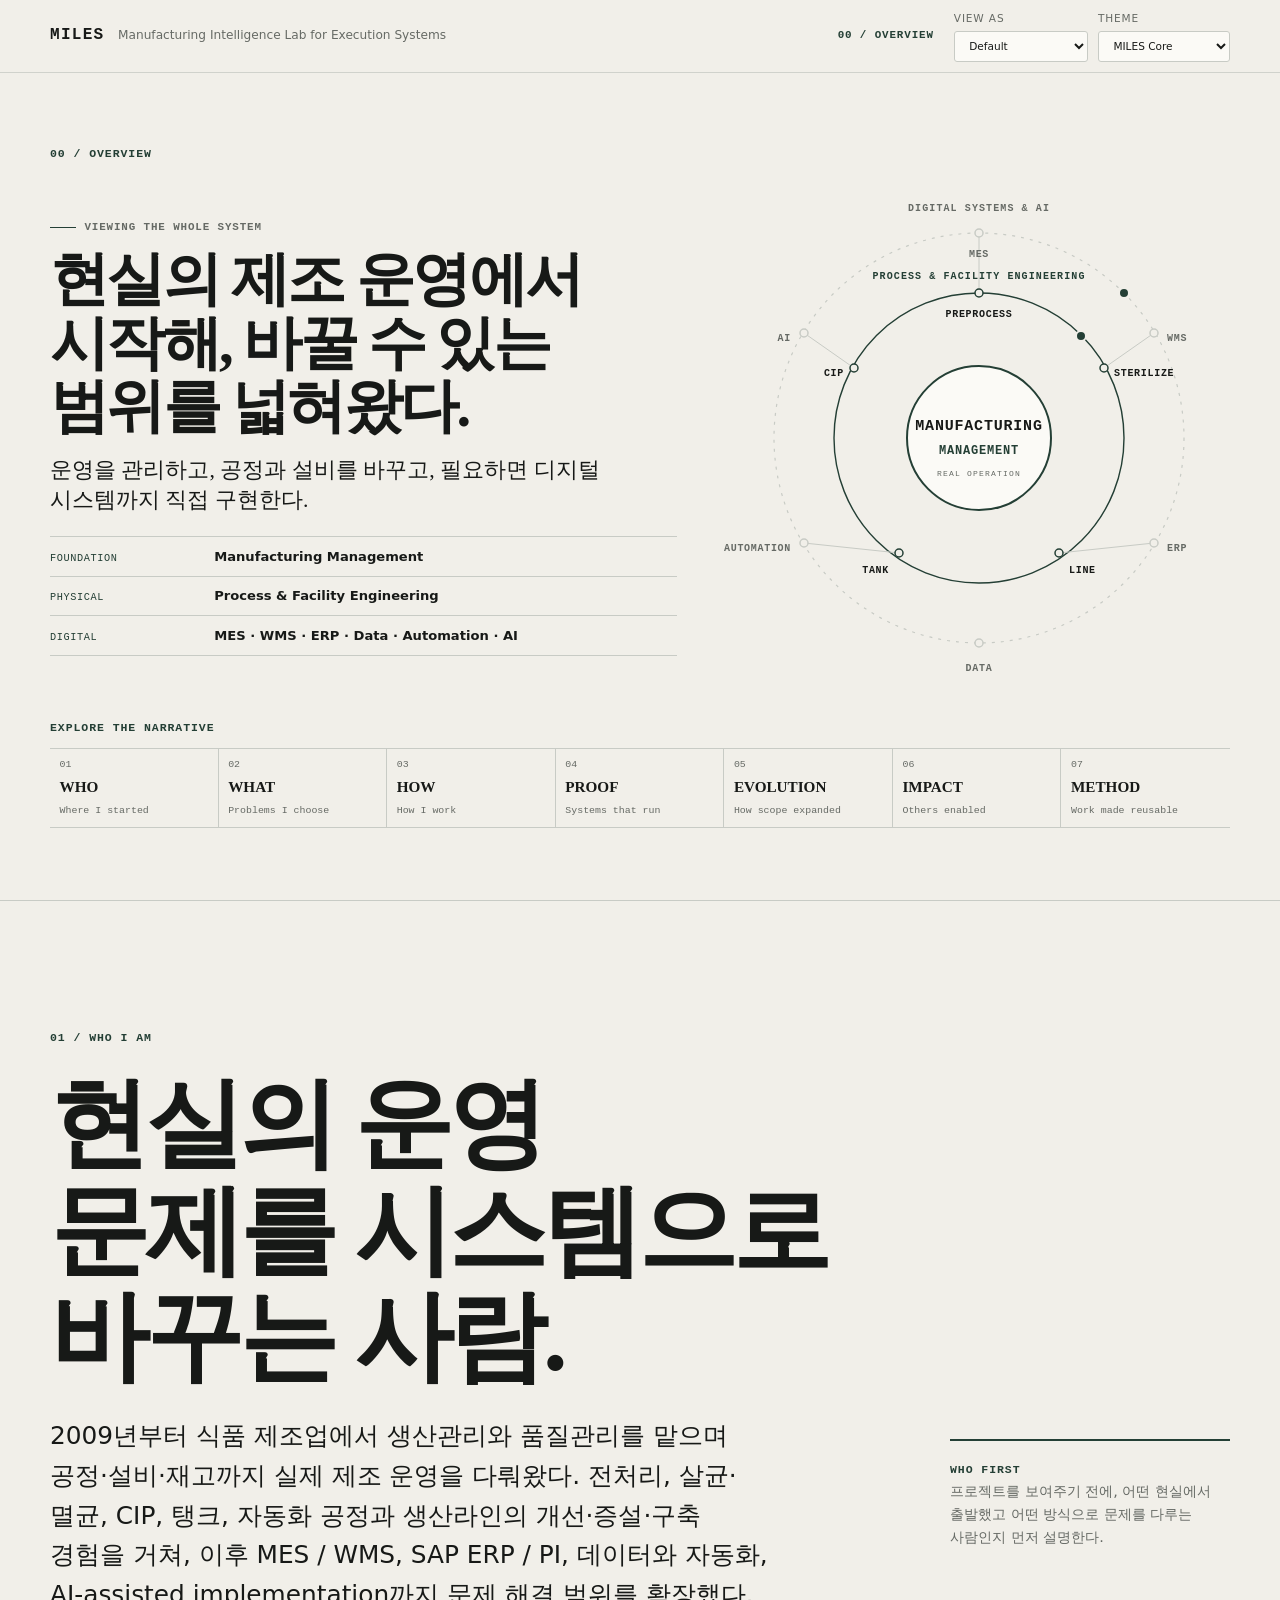
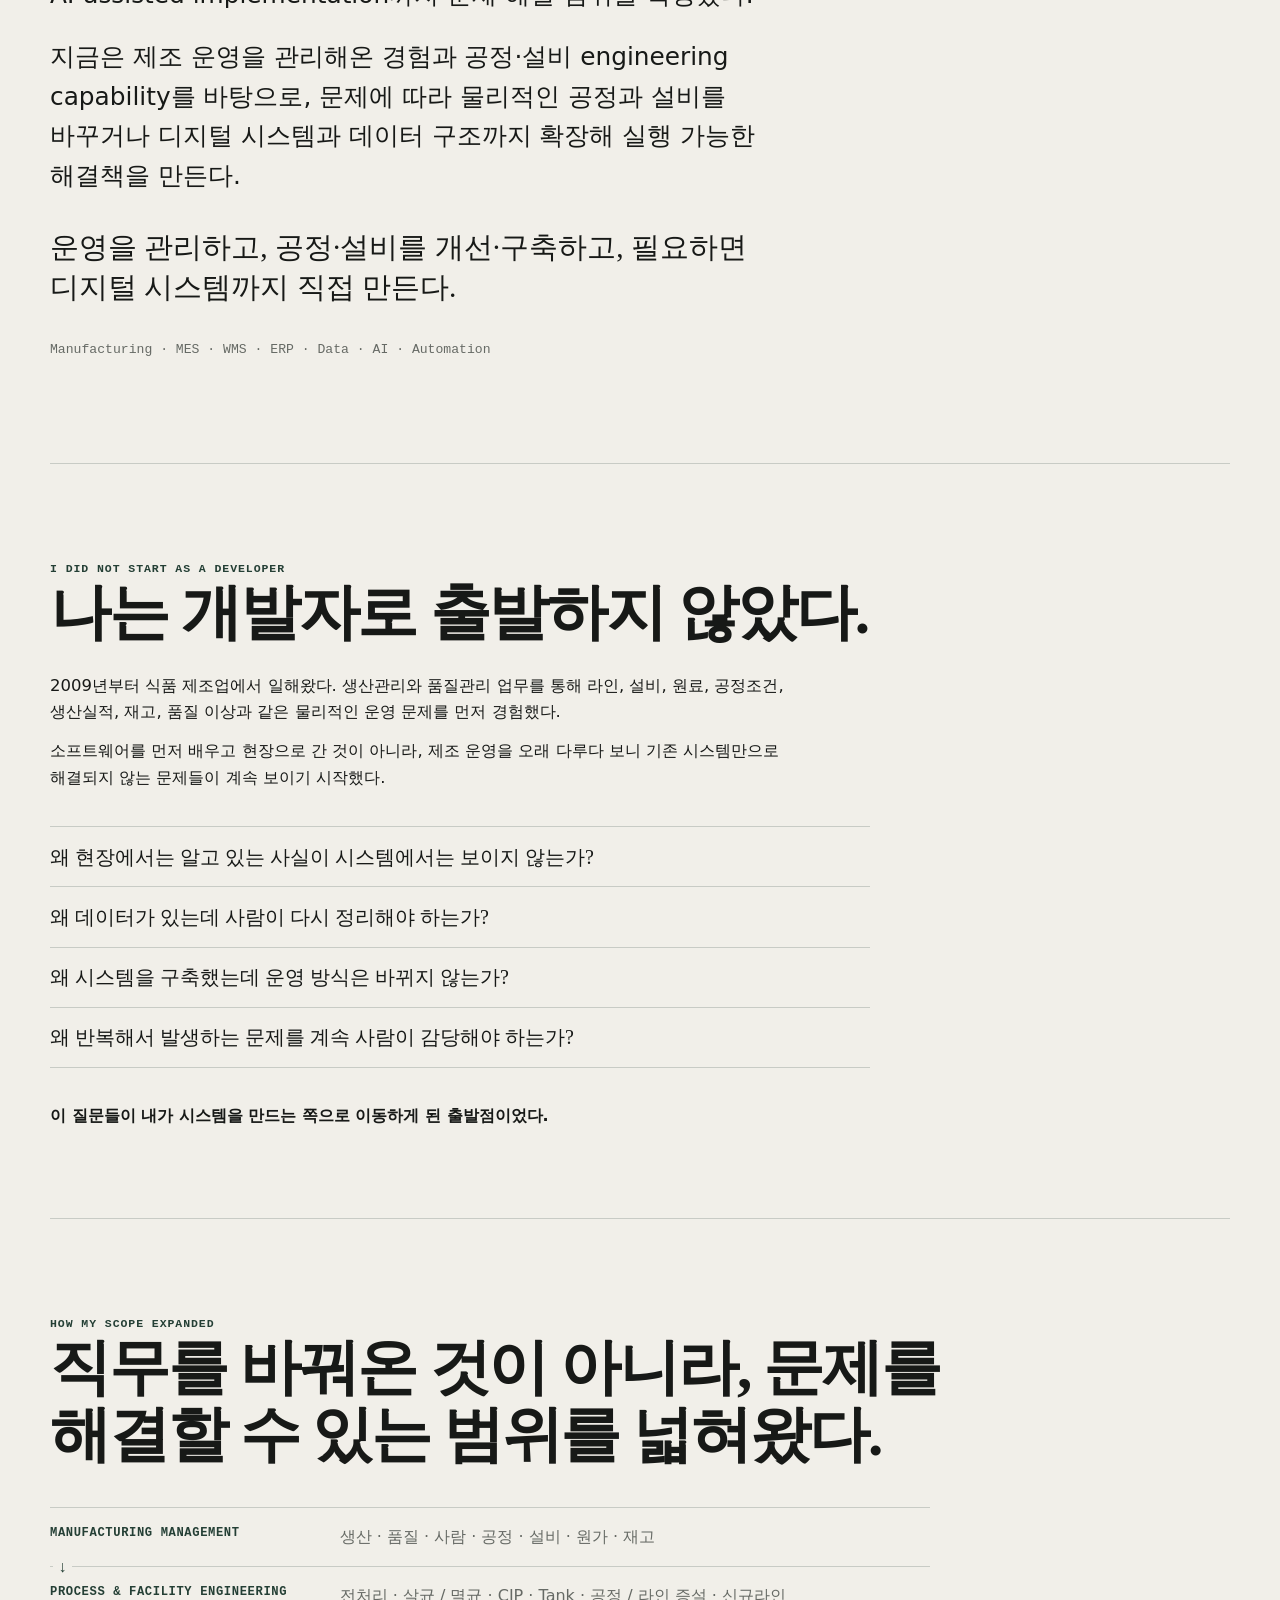
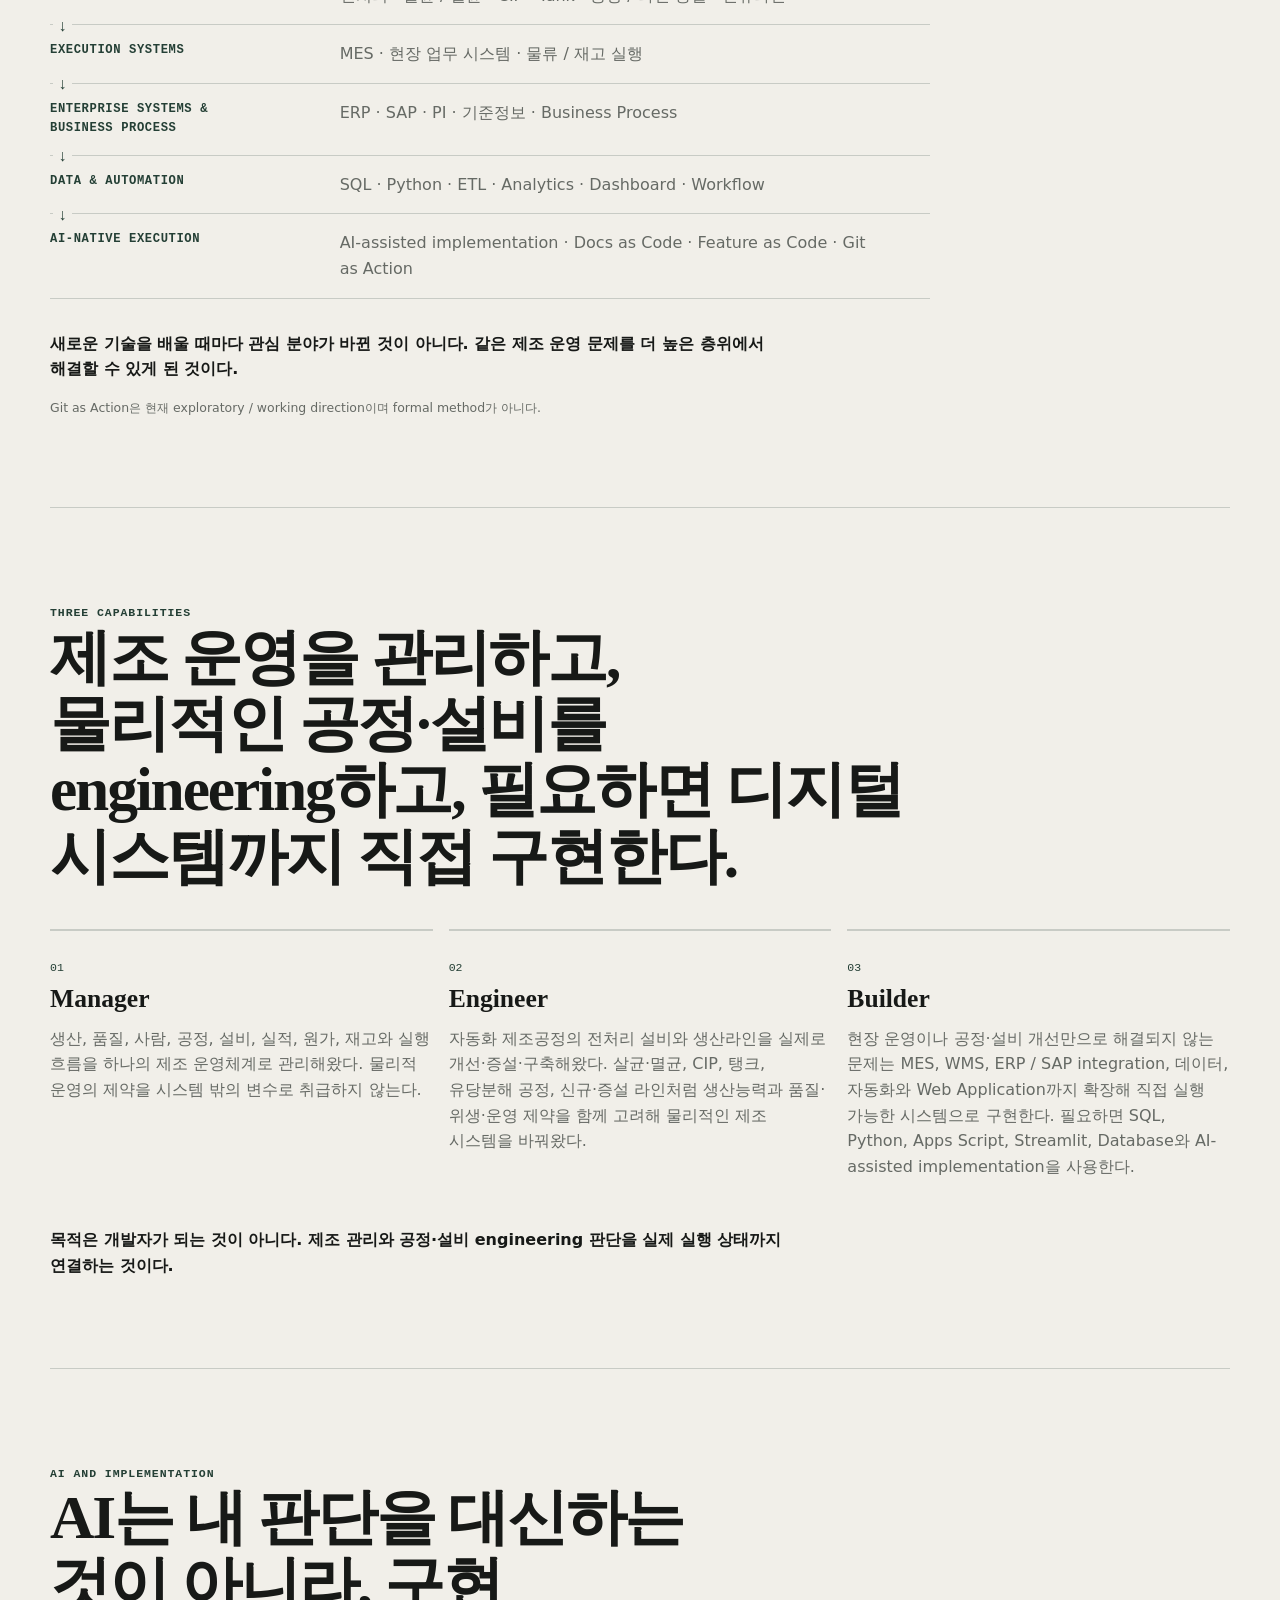
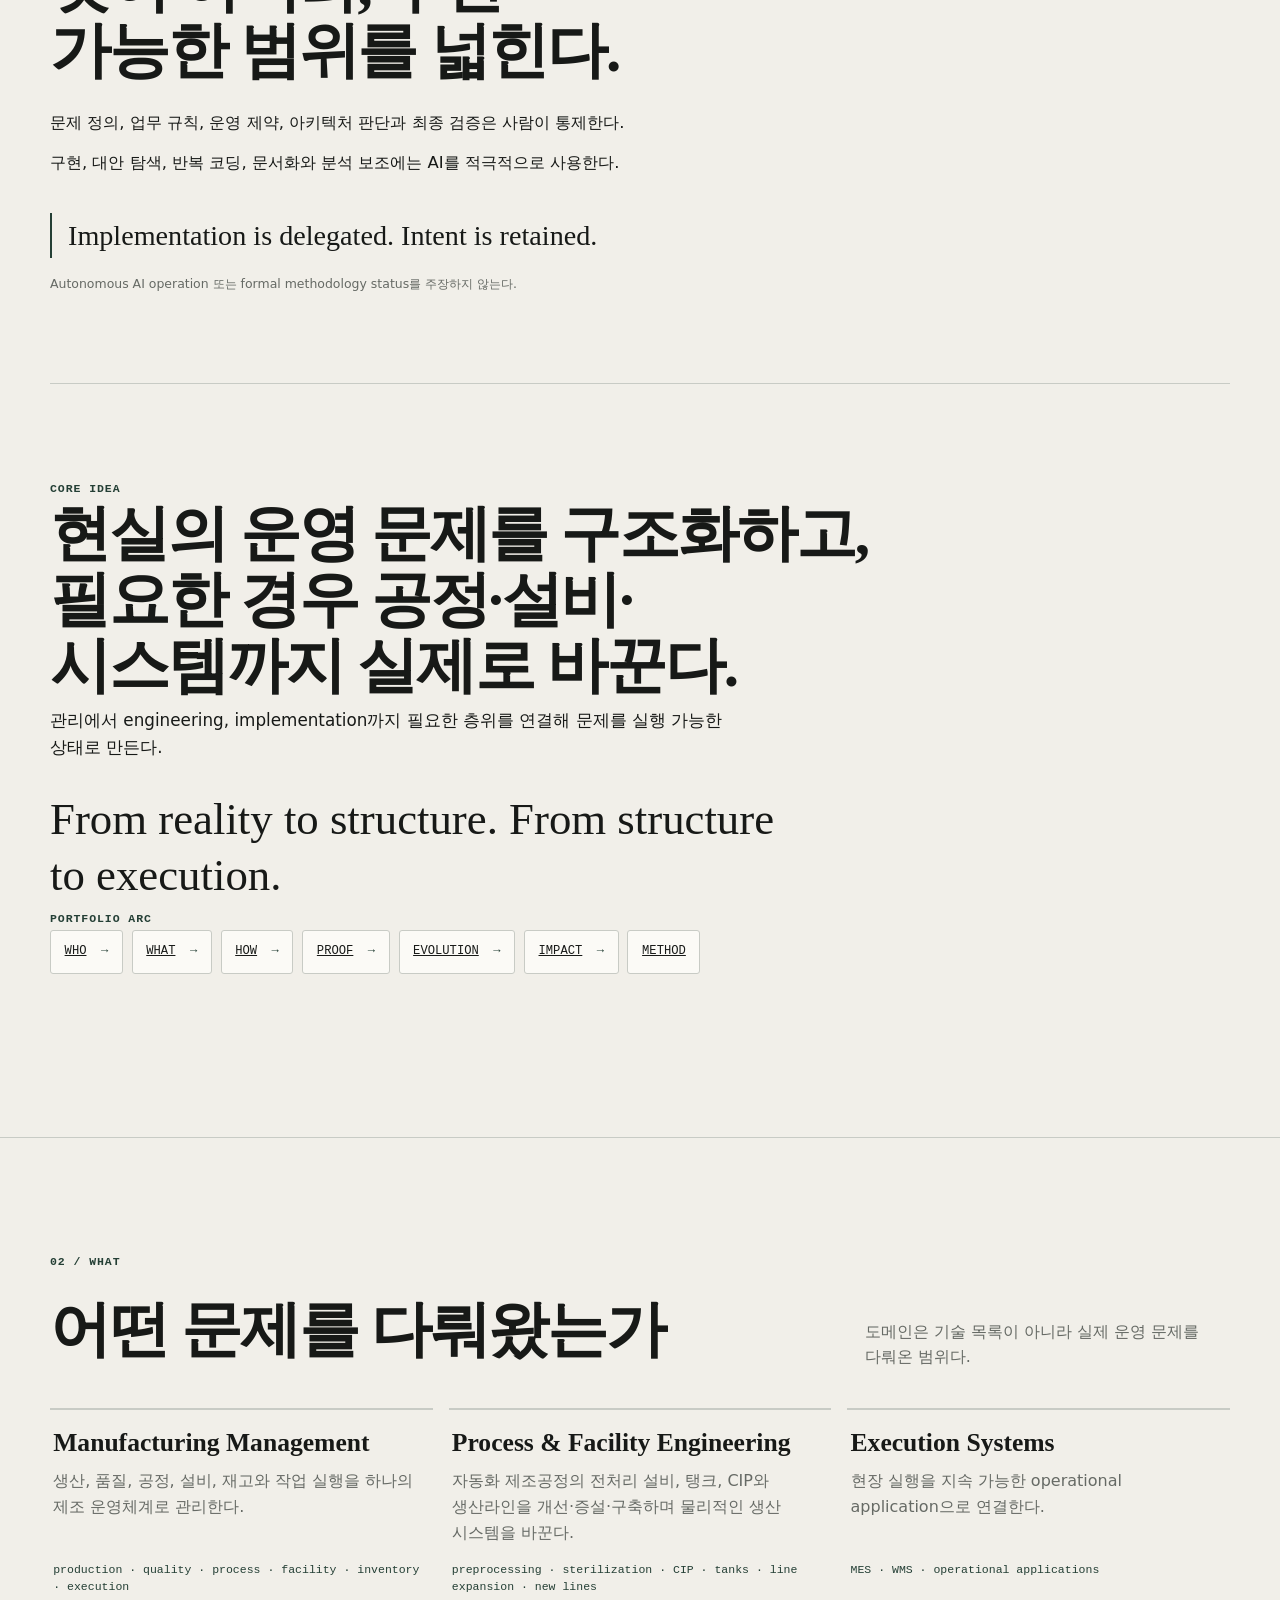
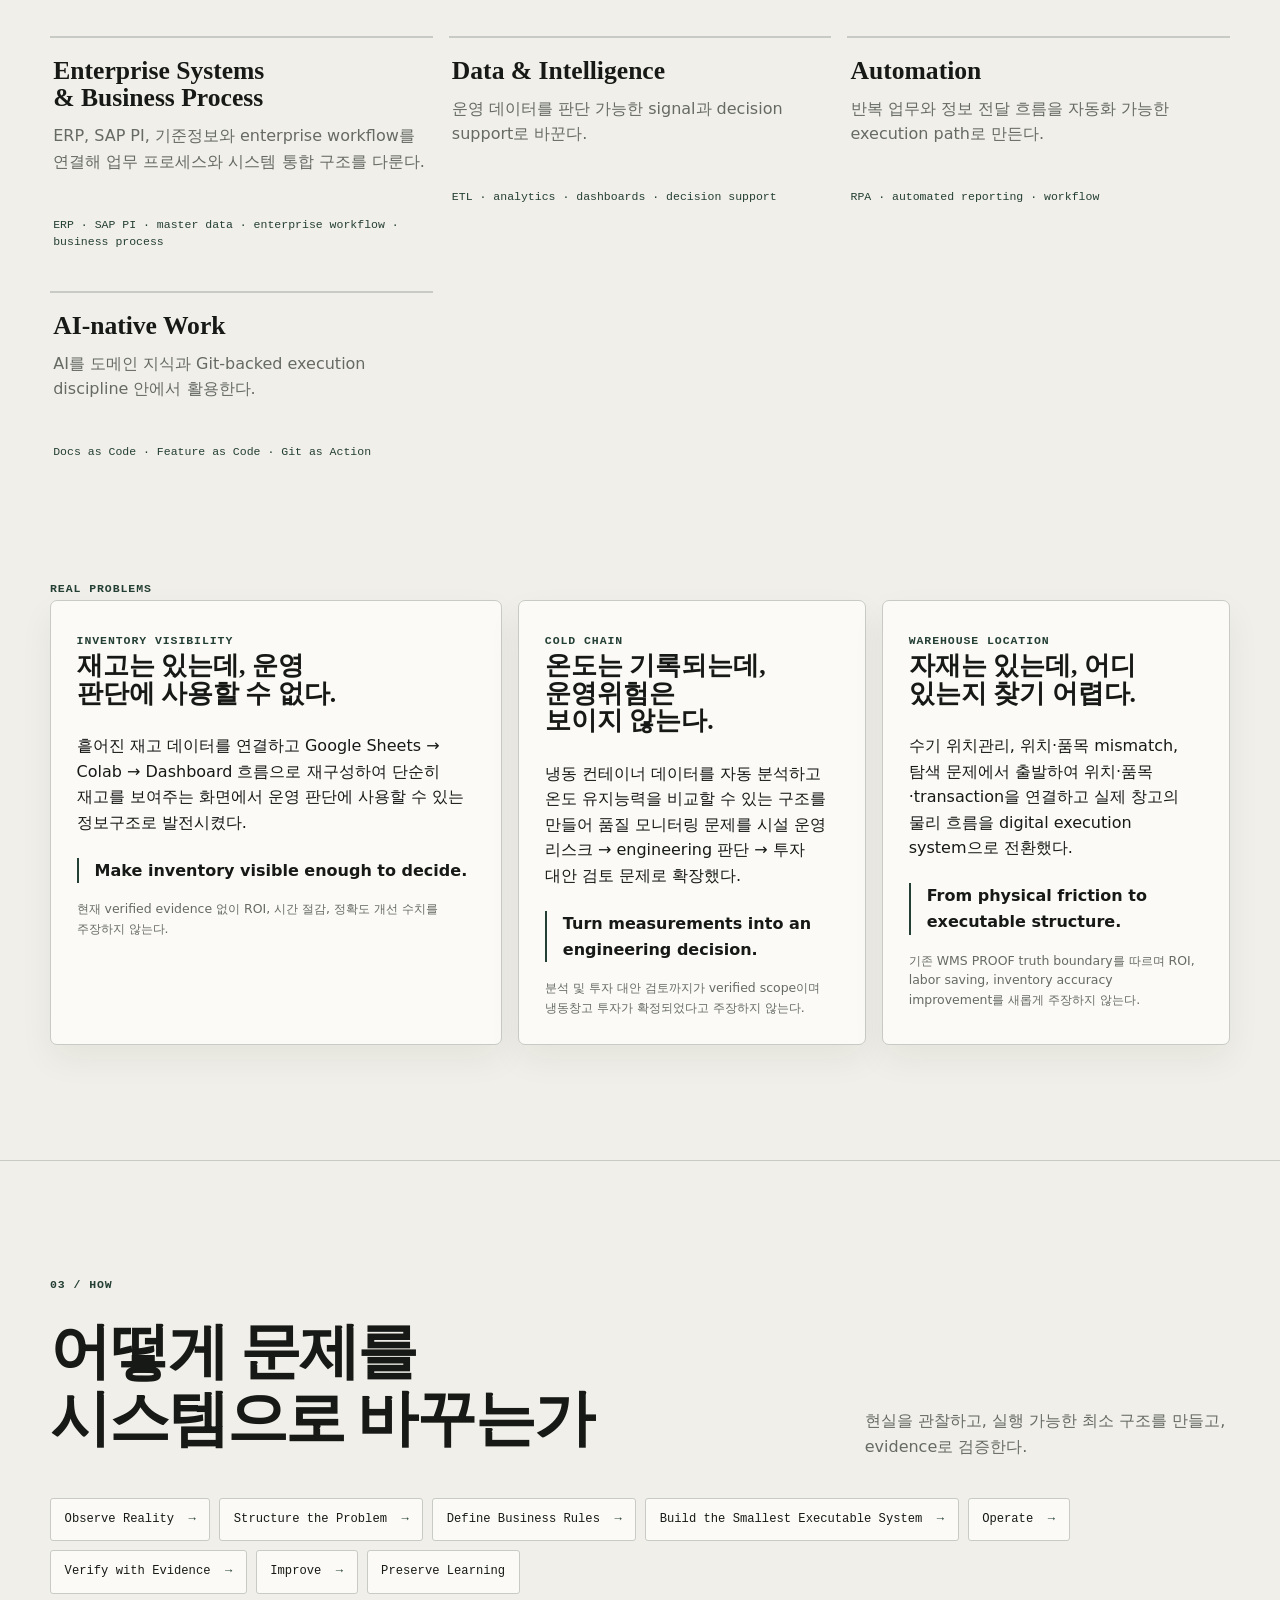
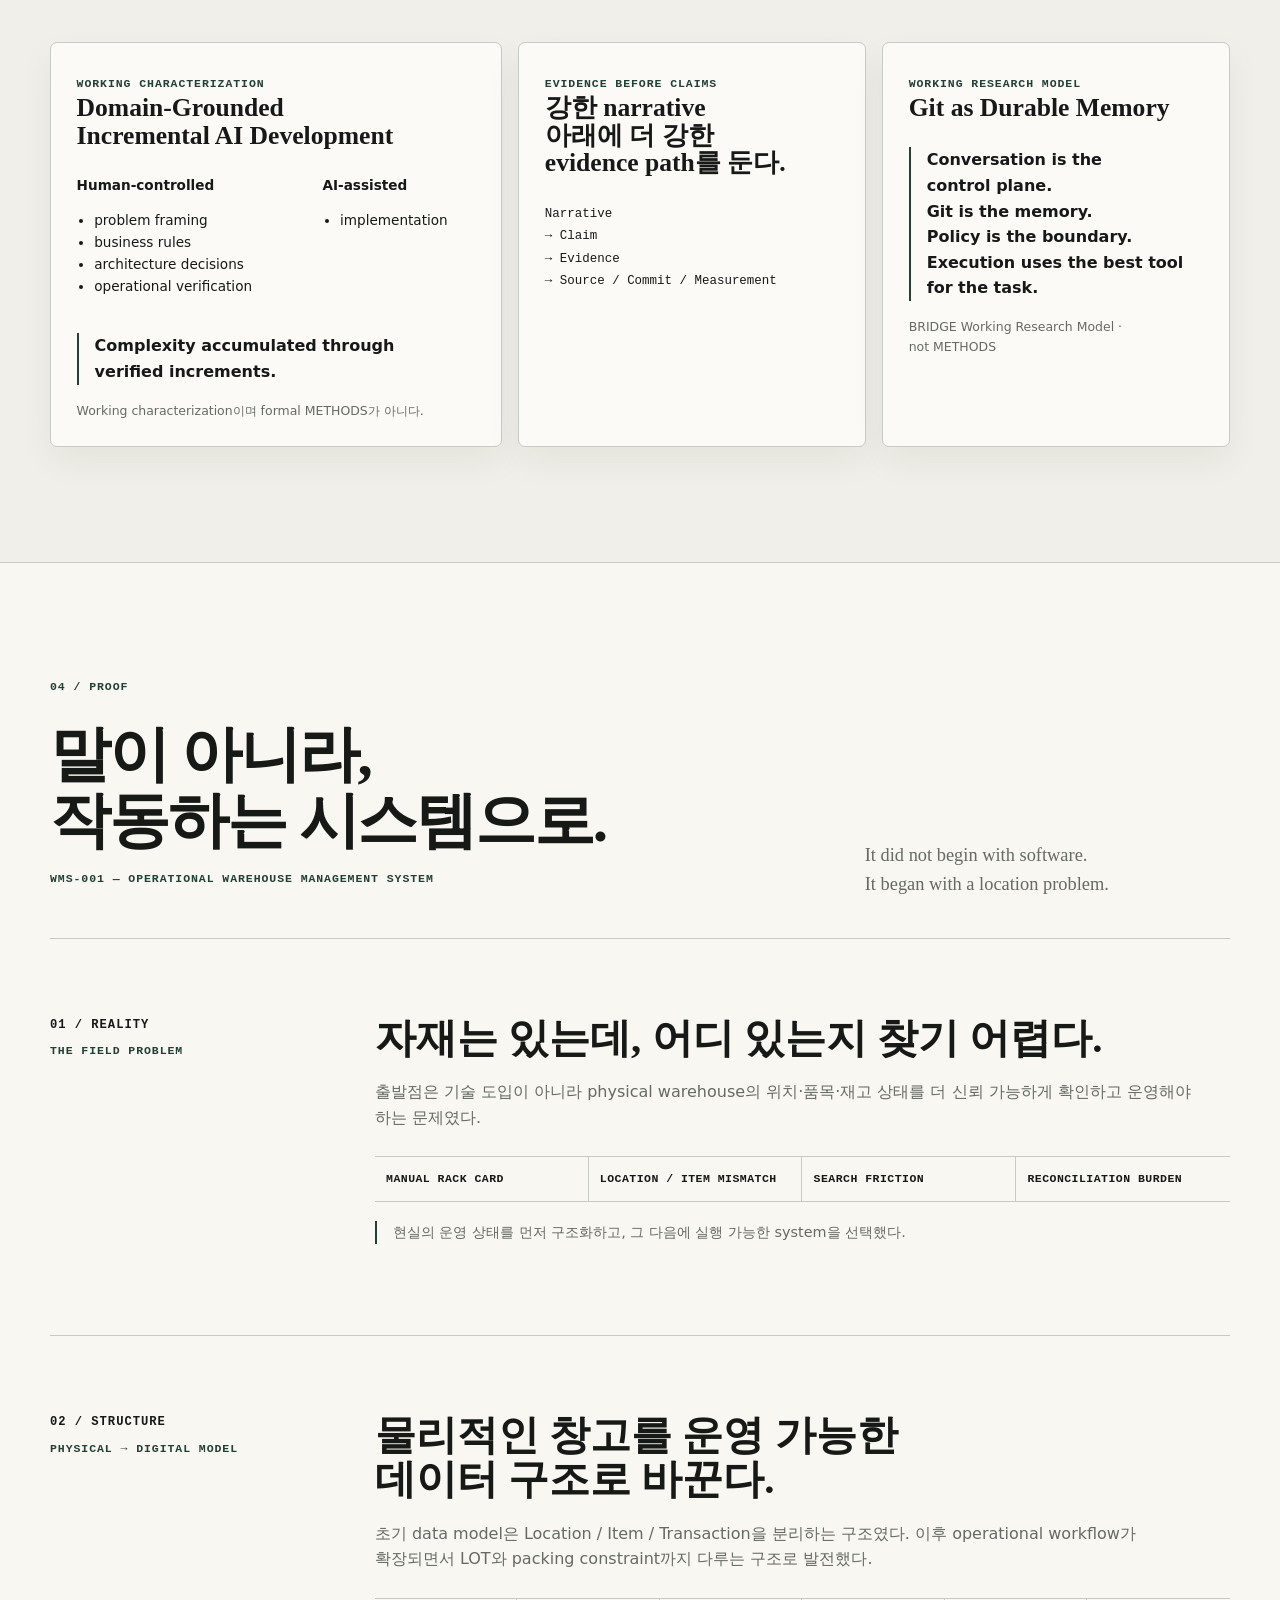
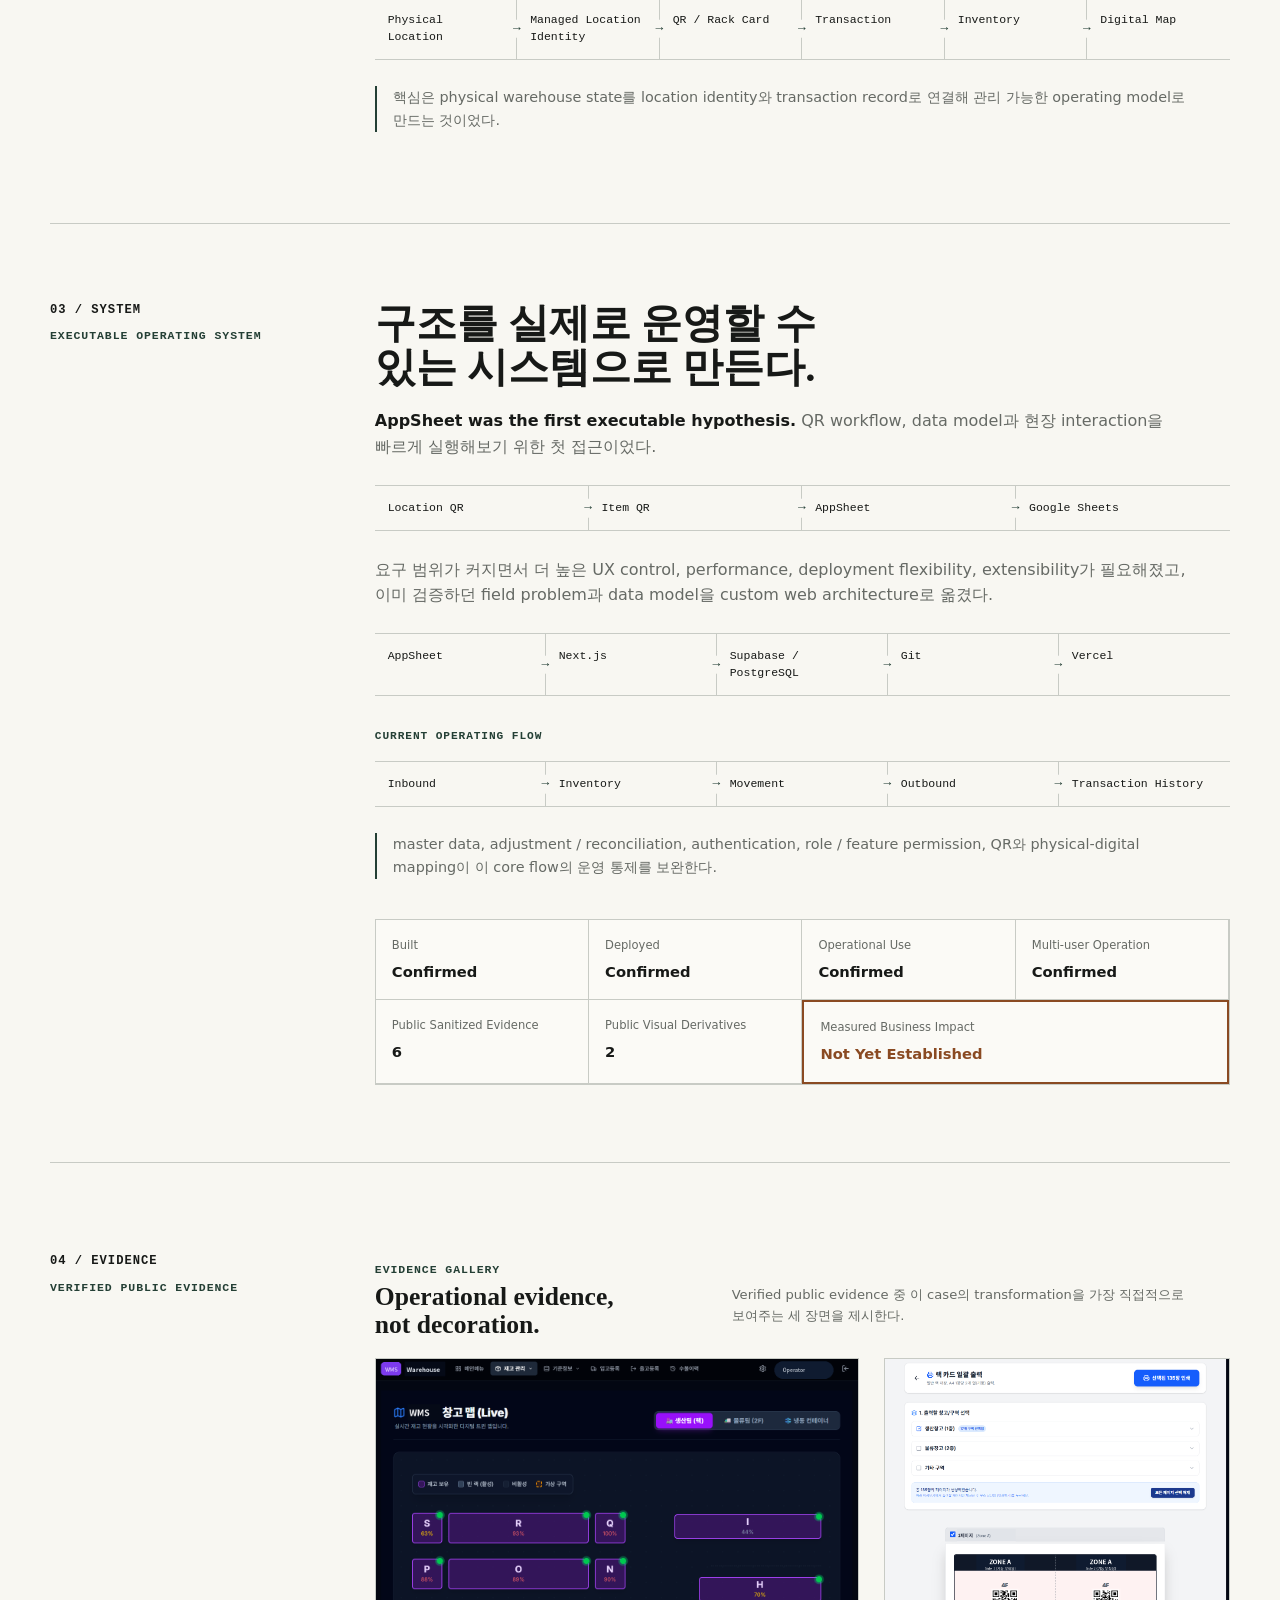
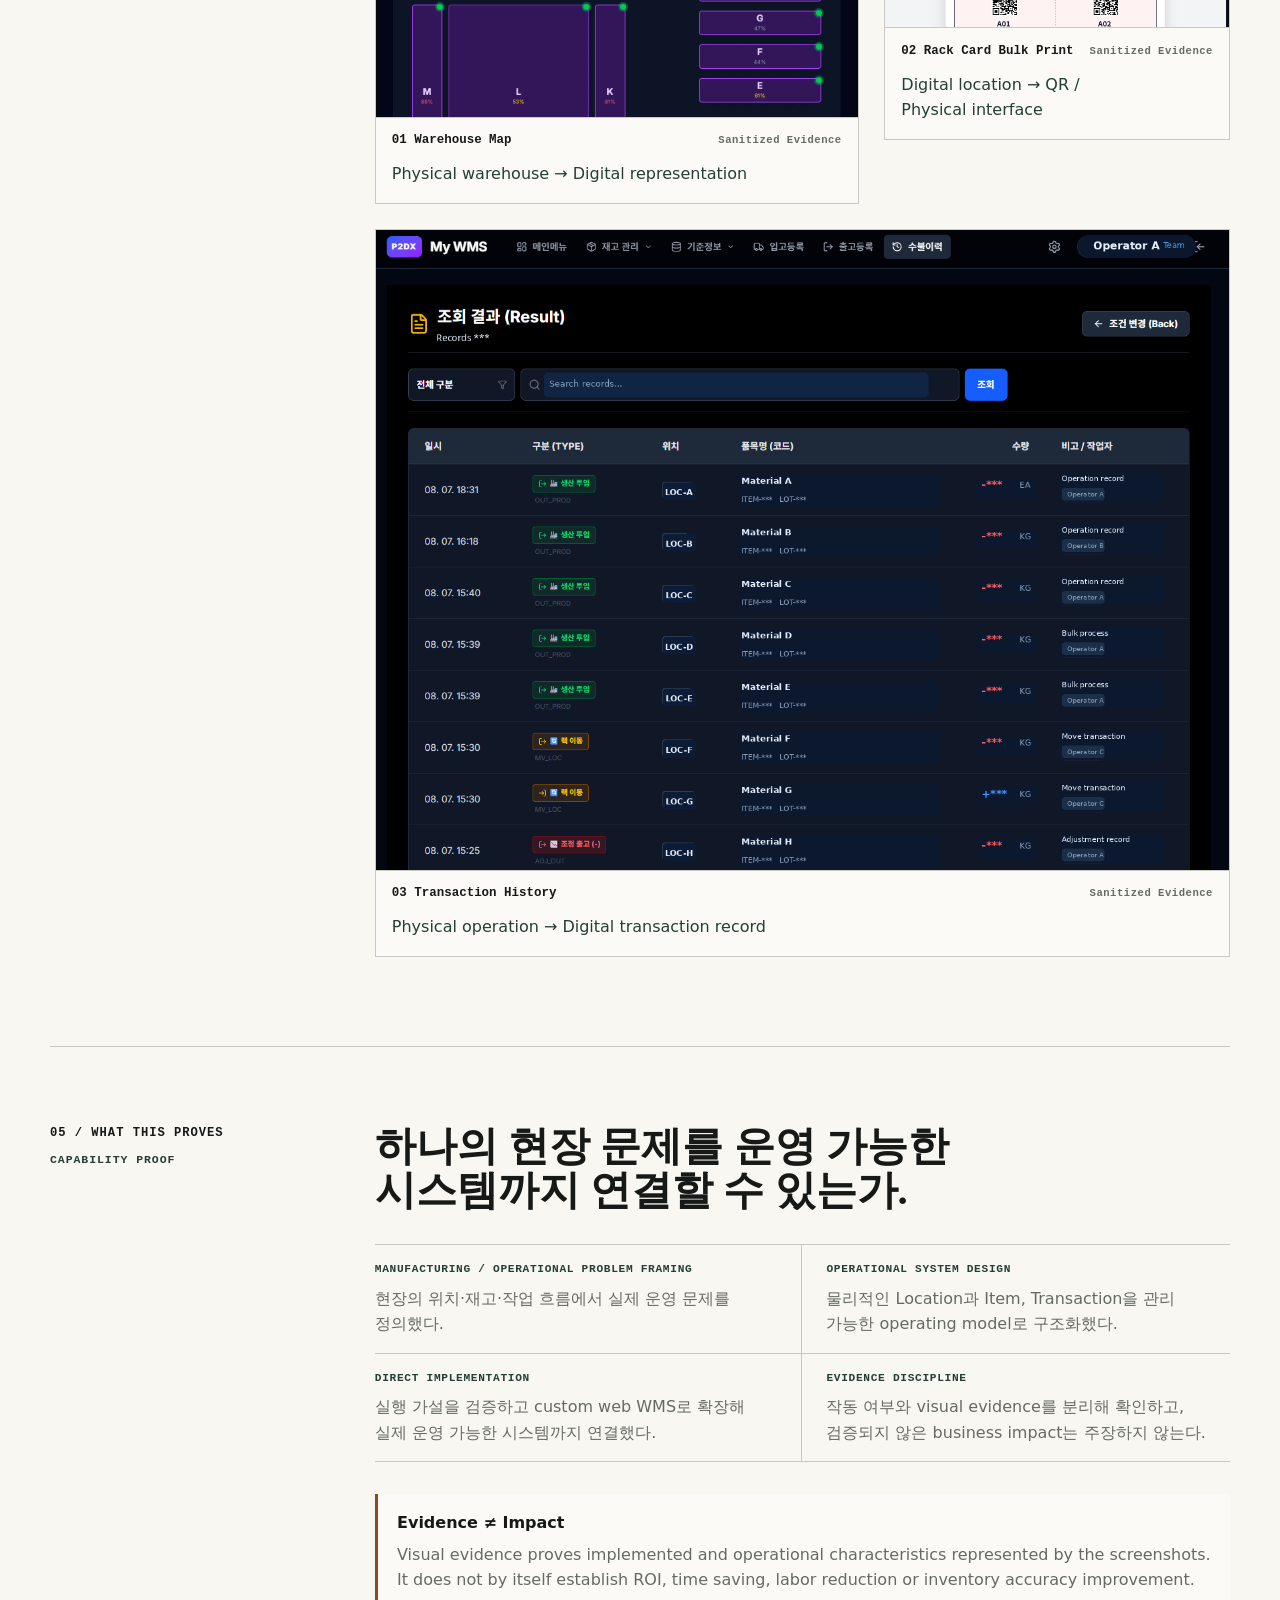
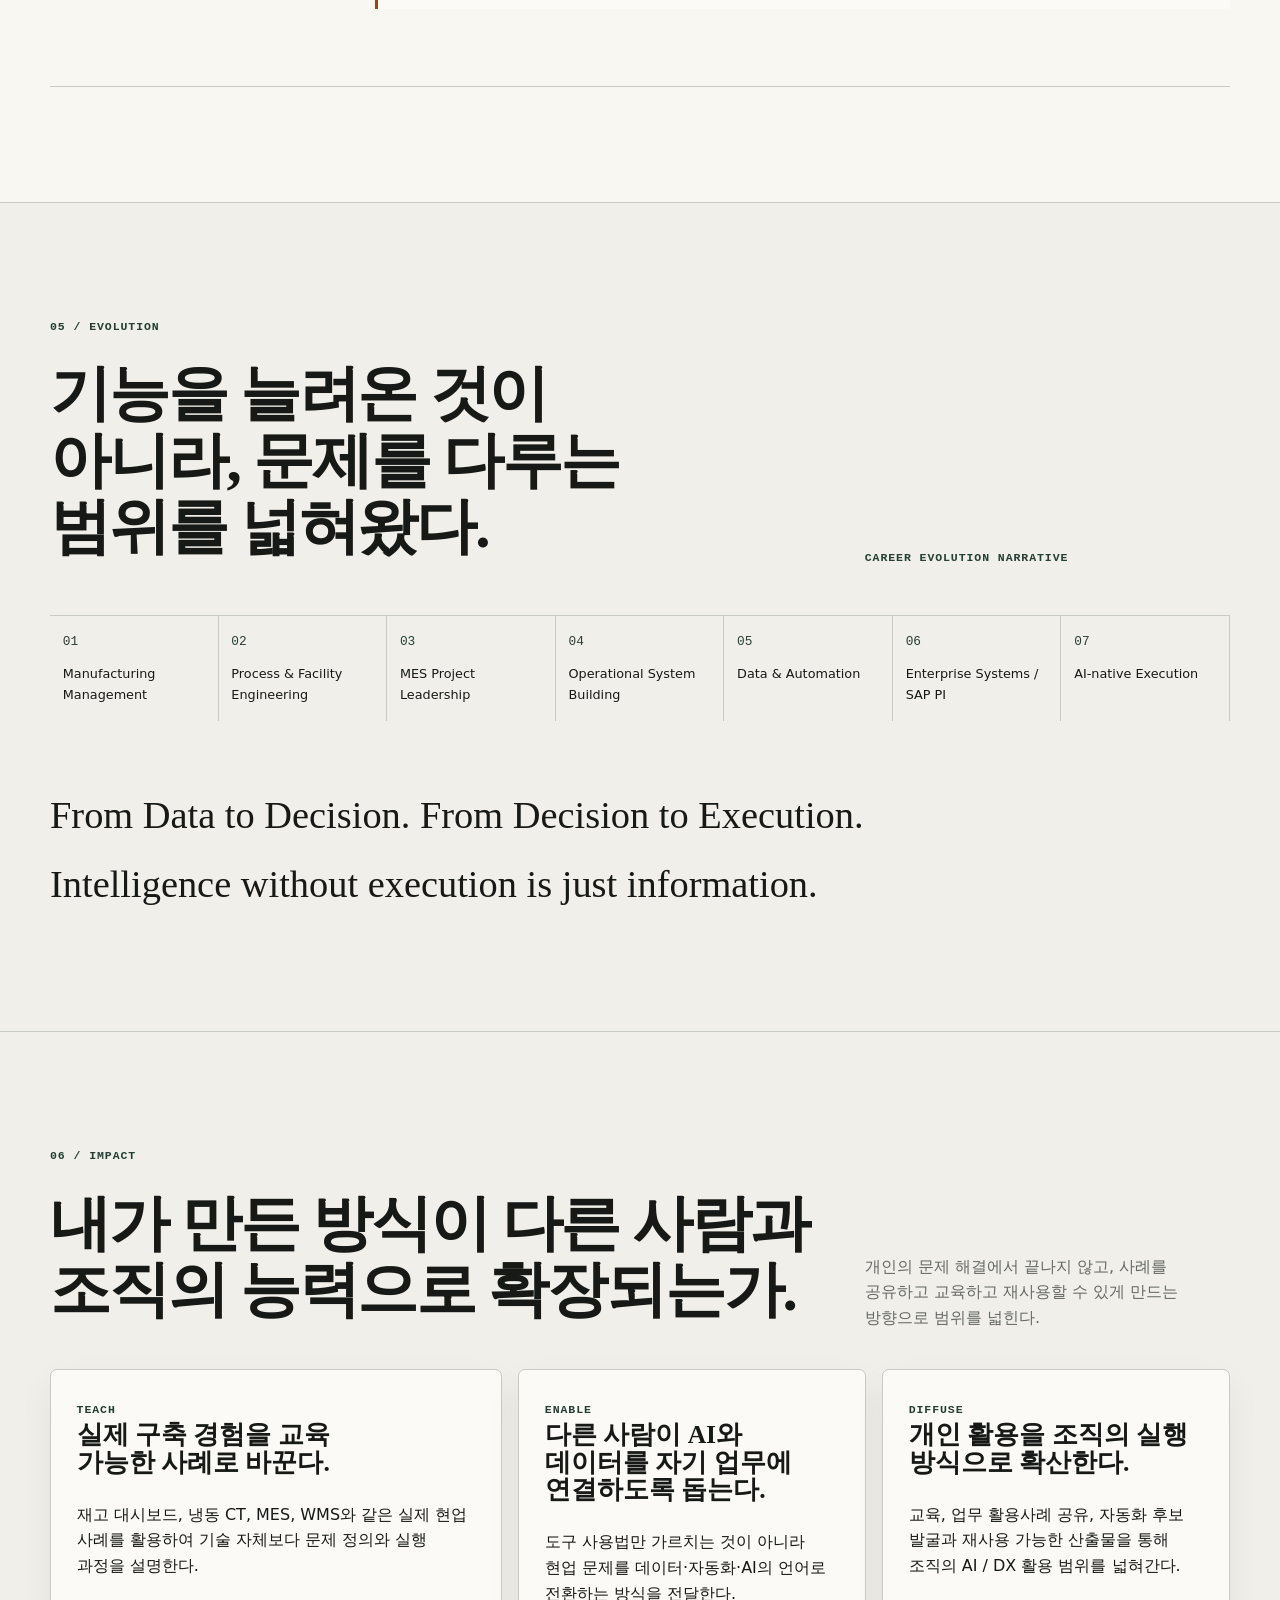
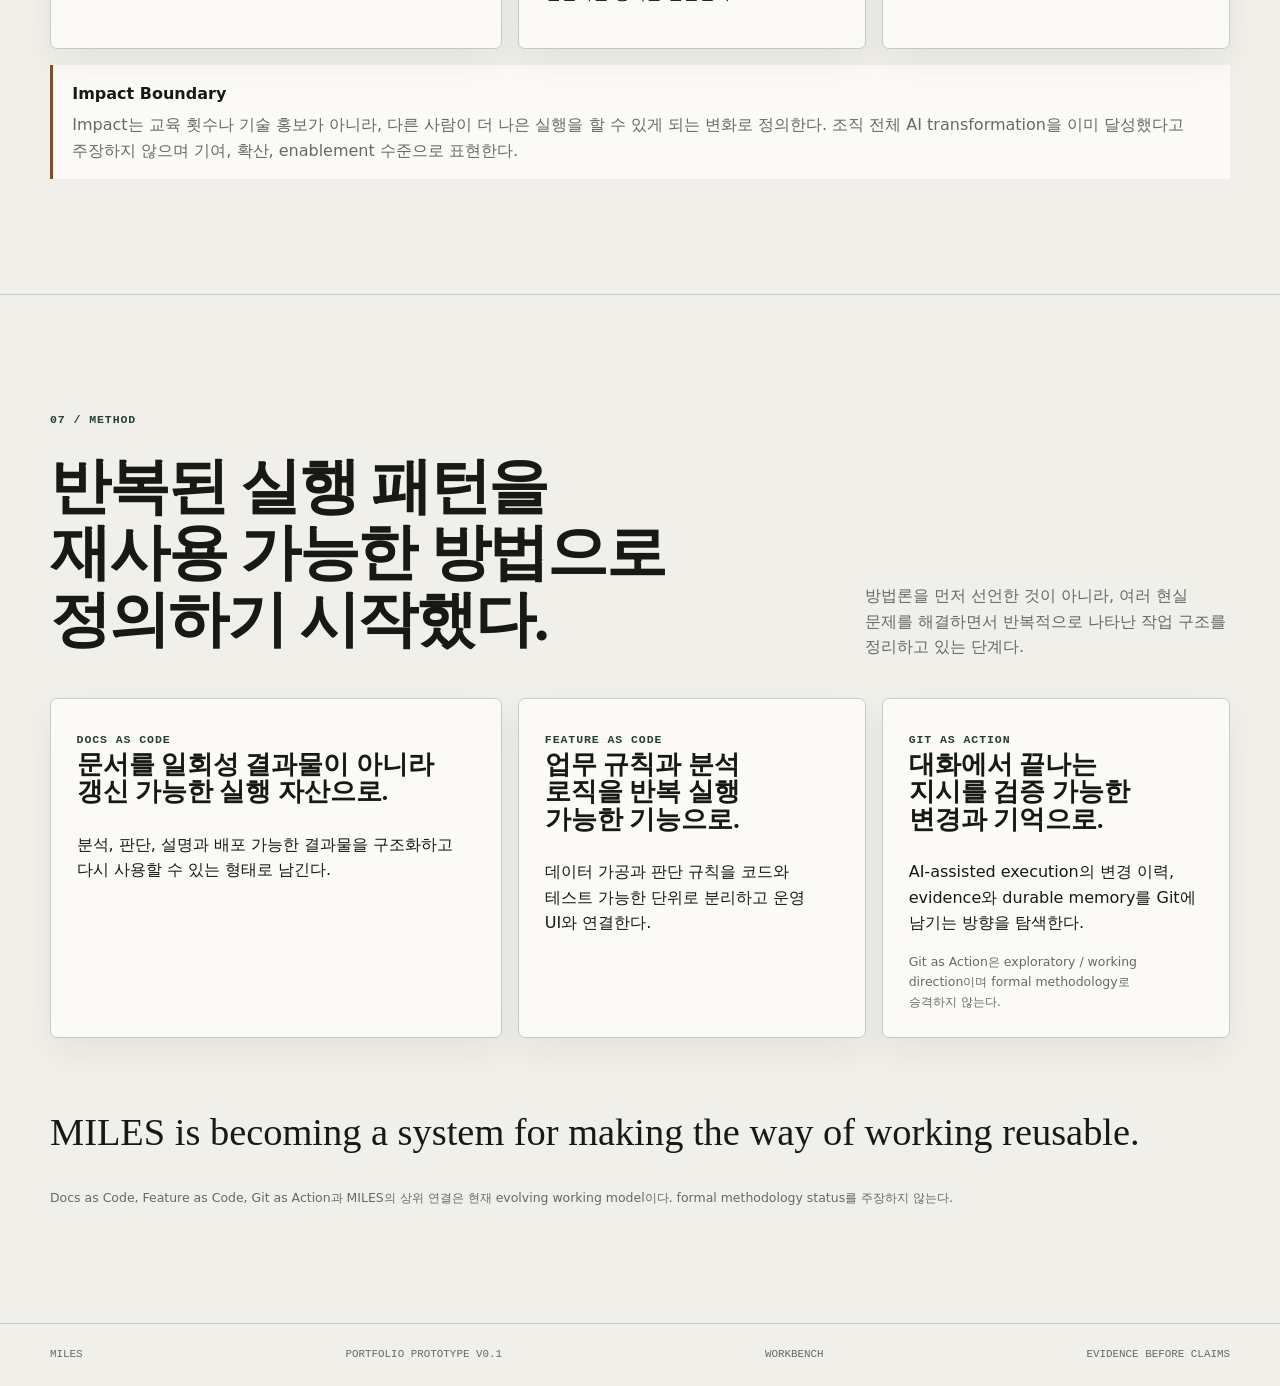
<file: workbench/PORTFOLIO-001/index.html>
<!doctype html>
<html lang="ko" data-theme="miles-core" data-lens="default">
<head>
  <meta charset="utf-8">
  <meta name="viewport" content="width=device-width, initial-scale=1">
  <title>MILES — Narrative Portfolio Prototype</title>
  <meta name="description" content="MILES narrative-driven portfolio frontend prototype.">
  <link rel="stylesheet" href="styles.css">
</head>
<body>
  <header class="site-header">
    <div class="header-inner">
      <div class="brand">
        <a href="#overview" class="brand-mark">MILES</a>
        <span class="brand-subtitle">Manufacturing Intelligence Lab for Execution Systems</span>
      </div>
      <div class="header-controls" aria-label="Portfolio presentation controls">
        <label>
          <span>View as</span>
          <select id="lens-select" aria-label="View as">
            <option value="default">Default</option>
            <option value="executive">Executive</option>
            <option value="engineer">Engineer</option>
            <option value="manufacturer">Manufacturer</option>
            <option value="ai-builder">AI Builder</option>
          </select>
        </label>
        <label>
          <span>Theme</span>
          <select id="theme-select" aria-label="Theme">
            <option value="miles-core">MILES Core</option>
            <option value="enterprise">Enterprise</option>
            <option value="industrial">Industrial</option>
          </select>
        </label>
      </div>
    </div>
  </header>

  <main>
    <section id="overview" class="section overview-section" aria-labelledby="overview-title">
      <div class="section-inner">
        <p class="section-index">00 / OVERVIEW</p>

        <div class="overview-main">
          <div class="overview-copy">
            <h1 id="overview-title" class="overview-title">현실의 제조 운영에서 시작해, 바꿀 수 있는 범위를 넓혀왔다.</h1>
            <p class="overview-thesis">운영을 관리하고, 공정과 설비를 바꾸고, 필요하면 디지털 시스템까지 직접 구현한다.</p>
          </div>

          <div class="manufacturing-core-visualization">
            <svg class="manufacturing-core-map" viewBox="0 0 500 500" role="img" aria-labelledby="manufacturing-core-title manufacturing-core-desc">
              <title id="manufacturing-core-title">Manufacturing capability expansion</title>
              <desc id="manufacturing-core-desc">Manufacturing Management at the core, surrounded by physical Process and Facility Engineering, expanding outward to MES, WMS, ERP, Data, Automation and AI.</desc>

              <circle class="core-map-ring core-map-ring--outer" cx="250" cy="250" r="205"></circle>
              <circle class="core-map-ring core-map-ring--inner" cx="250" cy="250" r="145"></circle>

              <line class="core-map-connector" x1="250" y1="105" x2="250" y2="45"></line>
              <line class="core-map-connector" x1="375" y1="180" x2="425" y2="145"></line>
              <line class="core-map-connector" x1="330" y1="365" x2="425" y2="355"></line>
              <line class="core-map-connector" x1="170" y1="365" x2="75" y2="355"></line>
              <line class="core-map-connector" x1="125" y1="180" x2="75" y2="145"></line>

              <text class="core-map-layer-label core-map-layer-label--outer" x="250" y="20" text-anchor="middle">DIGITAL SYSTEMS &amp; AI</text>
              <text class="core-map-layer-label core-map-layer-label--inner" x="250" y="88" text-anchor="middle">PROCESS &amp; FACILITY ENGINEERING</text>

              <g class="core-map-node core-map-node--outer">
                <circle cx="250" cy="45" r="4"></circle>
                <text x="250" y="66" text-anchor="middle">MES</text>
              </g>
              <g class="core-map-node core-map-node--outer">
                <circle cx="425" cy="145" r="4"></circle>
                <text x="438" y="150" text-anchor="start">WMS</text>
              </g>
              <g class="core-map-node core-map-node--outer">
                <circle cx="425" cy="355" r="4"></circle>
                <text x="438" y="360" text-anchor="start">ERP</text>
              </g>
              <g class="core-map-node core-map-node--outer">
                <circle cx="250" cy="455" r="4"></circle>
                <text x="250" y="480" text-anchor="middle">DATA</text>
              </g>
              <g class="core-map-node core-map-node--outer">
                <circle cx="75" cy="355" r="4"></circle>
                <text x="62" y="360" text-anchor="end">AUTOMATION</text>
              </g>
              <g class="core-map-node core-map-node--outer">
                <circle cx="75" cy="145" r="4"></circle>
                <text x="62" y="150" text-anchor="end">AI</text>
              </g>

              <g class="core-map-node core-map-node--inner">
                <circle cx="250" cy="105" r="4"></circle>
                <text x="250" y="126" text-anchor="middle">PREPROCESS</text>
              </g>
              <g class="core-map-node core-map-node--inner">
                <circle cx="375" cy="180" r="4"></circle>
                <text x="385" y="185" text-anchor="start">STERILIZE</text>
              </g>
              <g class="core-map-node core-map-node--inner">
                <circle cx="330" cy="365" r="4"></circle>
                <text x="340" y="382" text-anchor="start">LINE</text>
              </g>
              <g class="core-map-node core-map-node--inner">
                <circle cx="170" cy="365" r="4"></circle>
                <text x="160" y="382" text-anchor="end">TANK</text>
              </g>
              <g class="core-map-node core-map-node--inner">
                <circle cx="125" cy="180" r="4"></circle>
                <text x="115" y="185" text-anchor="end">CIP</text>
              </g>

              <circle class="core-map-core" cx="250" cy="250" r="72"></circle>
              <text class="core-map-core-label" x="250" y="238" text-anchor="middle">MANUFACTURING</text>
              <text class="core-map-core-label core-map-core-label--secondary" x="250" y="263" text-anchor="middle">MANAGEMENT</text>
              <text class="core-map-core-micro" x="250" y="286" text-anchor="middle">REAL OPERATION</text>

              <g class="core-map-signal core-map-signal--inner">
                <circle cx="352" cy="148" r="5"></circle>
              </g>
              <g class="core-map-signal core-map-signal--outer">
                <circle cx="395" cy="105" r="5"></circle>
              </g>
            </svg>
          </div>

          <div class="overview-capability-legend" aria-label="Capability expansion legend">
            <div class="overview-capability-item">
              <span>FOUNDATION</span>
              <strong>Manufacturing Management</strong>
            </div>
            <div class="overview-capability-item">
              <span>PHYSICAL</span>
              <strong>Process &amp; Facility Engineering</strong>
            </div>
            <div class="overview-capability-item">
              <span>DIGITAL</span>
              <strong>MES · WMS · ERP · Data · Automation · AI</strong>
            </div>
          </div>
        </div>

        <nav class="overview-navigation" aria-label="Portfolio chapters">
          <span class="eyebrow">EXPLORE THE NARRATIVE</span>
          <ol class="overview-chapters">
            <li><a href="#who"><span>01</span><strong>WHO</strong><small>Where I started</small></a></li>
            <li><a href="#what"><span>02</span><strong>WHAT</strong><small>Problems I choose</small></a></li>
            <li><a href="#how"><span>03</span><strong>HOW</strong><small>How I work</small></a></li>
            <li><a href="#proof"><span>04</span><strong>PROOF</strong><small>Systems that run</small></a></li>
            <li><a href="#evolution"><span>05</span><strong>EVOLUTION</strong><small>How scope expanded</small></a></li>
            <li><a href="#impact"><span>06</span><strong>IMPACT</strong><small>Others enabled</small></a></li>
            <li><a href="#method"><span>07</span><strong>METHOD</strong><small>Work made reusable</small></a></li>
          </ol>
        </nav>
      </div>
    </section>

    <section id="who" class="section who-section" aria-labelledby="who-title">
      <div class="section-inner">
        <div class="who-hero hero-grid">
          <div>
            <p class="section-index">01 / WHO I AM</p>
            <h1 id="who-title">현실의 운영 문제를 시스템으로 바꾸는 사람.</h1>
            <p class="hero-copy">2009년부터 식품 제조업에서 생산관리와 품질관리를 맡으며 공정·설비·재고까지 실제 제조 운영을 다뤄왔다. 전처리, 살균·멸균, CIP, 탱크, 자동화 공정과 생산라인의 개선·증설·구축 경험을 거쳐, 이후 MES / WMS, SAP ERP / PI, 데이터와 자동화, AI-assisted implementation까지 문제 해결 범위를 확장했다.</p>
            <p class="hero-copy hero-copy-secondary">지금은 제조 운영을 관리해온 경험과 공정·설비 engineering capability를 바탕으로, 문제에 따라 물리적인 공정과 설비를 바꾸거나 디지털 시스템과 데이터 구조까지 확장해 실행 가능한 해결책을 만든다.</p>
            <p class="who-position-line">운영을 관리하고, 공정·설비를 개선·구축하고, 필요하면 디지털 시스템까지 직접 만든다.</p>
            <p class="hero-domain-line">Manufacturing · MES · WMS · ERP · Data · AI · Automation</p>
          </div>
          <aside class="hero-note" aria-label="Who first narrative principle">
            <span class="eyebrow">WHO FIRST</span>
            <p>프로젝트를 보여주기 전에, 어떤 현실에서 출발했고 어떤 방식으로 문제를 다루는 사람인지 먼저 설명한다.</p>
          </aside>
        </div>

        <div class="who-narrative">
          <article class="who-block who-origin">
            <span class="eyebrow">I DID NOT START AS A DEVELOPER</span>
            <h2>나는 개발자로 출발하지 않았다.</h2>
            <div class="who-prose">
              <p>2009년부터 식품 제조업에서 일해왔다. 생산관리와 품질관리 업무를 통해 라인, 설비, 원료, 공정조건, 생산실적, 재고, 품질 이상과 같은 물리적인 운영 문제를 먼저 경험했다.</p>
              <p>소프트웨어를 먼저 배우고 현장으로 간 것이 아니라, 제조 운영을 오래 다루다 보니 기존 시스템만으로 해결되지 않는 문제들이 계속 보이기 시작했다.</p>
            </div>
            <ul class="who-question-list">
              <li>왜 현장에서는 알고 있는 사실이 시스템에서는 보이지 않는가?</li>
              <li>왜 데이터가 있는데 사람이 다시 정리해야 하는가?</li>
              <li>왜 시스템을 구축했는데 운영 방식은 바뀌지 않는가?</li>
              <li>왜 반복해서 발생하는 문제를 계속 사람이 감당해야 하는가?</li>
            </ul>
            <p class="who-endline">이 질문들이 내가 시스템을 만드는 쪽으로 이동하게 된 출발점이었다.</p>
          </article>

          <article class="who-block who-expansion">
            <span class="eyebrow">HOW MY SCOPE EXPANDED</span>
            <h2>직무를 바꿔온 것이 아니라, 문제를 해결할 수 있는 범위를 넓혀왔다.</h2>
            <ol class="scope-progression" aria-label="Career scope expansion">
              <li>
                <strong>MANUFACTURING MANAGEMENT</strong>
                <span>생산 · 품질 · 사람 · 공정 · 설비 · 원가 · 재고</span>
              </li>
              <li>
                <strong>PROCESS &amp; FACILITY ENGINEERING</strong>
                <span>전처리 · 살균 / 멸균 · CIP · Tank · 공정 / 라인 증설 · 신규라인</span>
              </li>
              <li>
                <strong>EXECUTION SYSTEMS</strong>
                <span>MES · 현장 업무 시스템 · 물류 / 재고 실행</span>
              </li>
              <li>
                <strong>ENTERPRISE SYSTEMS &amp; BUSINESS PROCESS</strong>
                <span>ERP · SAP · PI · 기준정보 · Business Process</span>
              </li>
              <li>
                <strong>DATA &amp; AUTOMATION</strong>
                <span>SQL · Python · ETL · Analytics · Dashboard · Workflow</span>
              </li>
              <li>
                <strong>AI-NATIVE EXECUTION</strong>
                <span>AI-assisted implementation · Docs as Code · Feature as Code · Git as Action</span>
              </li>
            </ol>
            <p class="who-endline">새로운 기술을 배울 때마다 관심 분야가 바뀐 것이 아니다. 같은 제조 운영 문제를 더 높은 층위에서 해결할 수 있게 된 것이다.</p>
            <p class="boundary-note">Git as Action은 현재 exploratory / working direction이며 formal method가 아니다.</p>
          </article>

          <article class="who-block who-modes">
            <span class="eyebrow">THREE CAPABILITIES</span>
            <h2>제조 운영을 관리하고, 물리적인 공정·설비를 engineering하고, 필요하면 디지털 시스템까지 직접 구현한다.</h2>
            <div class="who-mode-grid">
              <section>
                <span class="mode-index">01</span>
                <h3>Manager</h3>
                <p>생산, 품질, 사람, 공정, 설비, 실적, 원가, 재고와 실행 흐름을 하나의 제조 운영체계로 관리해왔다. 물리적 운영의 제약을 시스템 밖의 변수로 취급하지 않는다.</p>
              </section>
              <section>
                <span class="mode-index">02</span>
                <h3>Engineer</h3>
                <p>자동화 제조공정의 전처리 설비와 생산라인을 실제로 개선·증설·구축해왔다. 살균·멸균, CIP, 탱크, 유당분해 공정, 신규·증설 라인처럼 생산능력과 품질·위생·운영 제약을 함께 고려해 물리적인 제조 시스템을 바꿔왔다.</p>
              </section>
              <section>
                <span class="mode-index">03</span>
                <h3>Builder</h3>
                <p>현장 운영이나 공정·설비 개선만으로 해결되지 않는 문제는 MES, WMS, ERP / SAP integration, 데이터, 자동화와 Web Application까지 확장해 직접 실행 가능한 시스템으로 구현한다. 필요하면 SQL, Python, Apps Script, Streamlit, Database와 AI-assisted implementation을 사용한다.</p>
              </section>
            </div>
            <p class="who-endline">목적은 개발자가 되는 것이 아니다. 제조 관리와 공정·설비 engineering 판단을 실제 실행 상태까지 연결하는 것이다.</p>
          </article>

          <article class="who-block who-ai-position">
            <span class="eyebrow">AI AND IMPLEMENTATION</span>
            <h2>AI는 내 판단을 대신하는 것이 아니라, 구현 가능한 범위를 넓힌다.</h2>
            <div class="who-prose">
              <p>문제 정의, 업무 규칙, 운영 제약, 아키텍처 판단과 최종 검증은 사람이 통제한다.</p>
              <p>구현, 대안 탐색, 반복 코딩, 문서화와 분석 보조에는 AI를 적극적으로 사용한다.</p>
            </div>
            <blockquote class="who-strong-line">Implementation is delegated. Intent is retained.</blockquote>
            <p class="boundary-note">Autonomous AI operation 또는 formal methodology status를 주장하지 않는다.</p>
          </article>

          <article class="who-block who-closing">
            <span class="eyebrow">CORE IDEA</span>
            <h2>현실의 운영 문제를 구조화하고, 필요한 경우 공정·설비·시스템까지 실제로 바꾼다.</h2>
            <p>관리에서 engineering, implementation까지 필요한 층위를 연결해 문제를 실행 가능한 상태로 만든다.</p>
            <blockquote>From reality to structure. From structure to execution.</blockquote>
          </article>
        </div>
      </div>
    </section>

    <section id="what" class="section" aria-labelledby="what-title">
      <div class="section-inner">
        <p class="section-index">02 / WHAT</p>
        <div class="section-heading-row">
          <h2 id="what-title">어떤 문제를 다뤄왔는가</h2>
          <p>도메인은 기술 목록이 아니라 실제 운영 문제를 다뤄온 범위다.</p>
        </div>
        <div id="domain-grid" class="domain-grid">
          <article class="domain-block" data-original-order="1" data-priority-executive="1" data-priority-engineer="6" data-priority-manufacturer="1" data-priority-ai-builder="7">
            <h3>Manufacturing Management</h3>
            <p>생산, 품질, 공정, 설비, 재고와 작업 실행을 하나의 제조 운영체계로 관리한다.</p>
            <span>production · quality · process · facility · inventory · execution</span>
          </article>
          <article class="domain-block" data-original-order="2" data-priority-executive="3" data-priority-engineer="1" data-priority-manufacturer="2" data-priority-ai-builder="6">
            <h3>Process &amp; Facility Engineering</h3>
            <p>자동화 제조공정의 전처리 설비, 탱크, CIP와 생산라인을 개선·증설·구축하며 물리적인 생산 시스템을 바꾼다.</p>
            <span>preprocessing · sterilization · CIP · tanks · line expansion · new lines</span>
          </article>
          <article class="domain-block" data-original-order="3" data-priority-executive="4" data-priority-engineer="2" data-priority-manufacturer="3" data-priority-ai-builder="3">
            <h3>Execution Systems</h3>
            <p>현장 실행을 지속 가능한 operational application으로 연결한다.</p>
            <span>MES · WMS · operational applications</span>
          </article>
          <article class="domain-block" data-original-order="4" data-priority-executive="2" data-priority-engineer="5" data-priority-manufacturer="5" data-priority-ai-builder="5">
            <h3>Enterprise Systems &amp; Business Process</h3>
            <p>ERP, SAP PI, 기준정보와 enterprise workflow를 연결해 업무 프로세스와 시스템 통합 구조를 다룬다.</p>
            <span>ERP · SAP PI · master data · enterprise workflow · business process</span>
          </article>
          <article class="domain-block" data-original-order="5" data-priority-executive="5" data-priority-engineer="3" data-priority-manufacturer="6" data-priority-ai-builder="2">
            <h3>Data &amp; Intelligence</h3>
            <p>운영 데이터를 판단 가능한 signal과 decision support로 바꾼다.</p>
            <span>ETL · analytics · dashboards · decision support</span>
          </article>
          <article class="domain-block" data-original-order="6" data-priority-executive="6" data-priority-engineer="7" data-priority-manufacturer="4" data-priority-ai-builder="4">
            <h3>Automation</h3>
            <p>반복 업무와 정보 전달 흐름을 자동화 가능한 execution path로 만든다.</p>
            <span>RPA · automated reporting · workflow</span>
          </article>
          <article class="domain-block" data-original-order="7" data-priority-executive="7" data-priority-engineer="4" data-priority-manufacturer="7" data-priority-ai-builder="1">
            <h3>AI-native Work</h3>
            <p>AI를 도메인 지식과 Git-backed execution discipline 안에서 활용한다.</p>
            <span>Docs as Code · Feature as Code · Git as Action</span>
          </article>
        </div>
      </div>
    </section>

    <section id="how" class="section" aria-labelledby="how-title">
      <div class="section-inner">
        <p class="section-index">03 / HOW</p>
        <div class="section-heading-row">
          <h2 id="how-title">어떻게 문제를 시스템으로 바꾸는가</h2>
          <p>현실을 관찰하고, 실행 가능한 최소 구조를 만들고, evidence로 검증한다.</p>
        </div>
        <ol class="process-flow" aria-label="Problem to system flow">
          <li>Observe Reality</li>
          <li>Structure the Problem</li>
          <li>Define Business Rules</li>
          <li>Build the Smallest Executable System</li>
          <li>Operate</li>
          <li>Verify with Evidence</li>
          <li>Improve</li>
          <li>Preserve Learning</li>
        </ol>

        <div class="principle-grid">
          <article class="principle-block lens-emphasis" data-lens-target="ai-builder engineer">
            <span class="eyebrow">Working Characterization</span>
            <h3>Domain-Grounded Incremental AI Development</h3>
            <div class="split-list">
              <div>
                <strong>Human-controlled</strong>
                <ul>
                  <li>problem framing</li>
                  <li>business rules</li>
                  <li>architecture decisions</li>
                  <li>operational verification</li>
                </ul>
              </div>
              <div>
                <strong>AI-assisted</strong>
                <ul><li>implementation</li></ul>
              </div>
            </div>
            <blockquote>Complexity accumulated through verified increments.</blockquote>
            <p class="boundary-note">Working characterization이며 formal METHODS가 아니다.</p>
          </article>

          <article class="principle-block lens-emphasis" data-lens-target="executive manufacturer">
            <span class="eyebrow">Evidence Before Claims</span>
            <h3>강한 narrative 아래에 더 강한 evidence path를 둔다.</h3>
            <pre>Narrative
→ Claim
→ Evidence
→ Source / Commit / Measurement</pre>
          </article>

          <article class="principle-block lens-emphasis" data-lens-target="ai-builder engineer">
            <span class="eyebrow">Working Research Model</span>
            <h3>Git as Durable Memory</h3>
            <blockquote>Conversation is the control plane.<br>Git is the memory.<br>Policy is the boundary.<br>Execution uses the best tool for the task.</blockquote>
            <p class="boundary-note">BRIDGE Working Research Model · not METHODS</p>
          </article>
        </div>
      </div>
    </section>

    <section id="proof" class="section proof-section" aria-labelledby="proof-title">
      <div class="section-inner">
        <p class="section-index">04 / PROOF</p>
        <div class="section-heading-row">
          <div>
            <h2 id="proof-title">말이 아니라, 작동하는 시스템으로.</h2>
            <p class="flagship-label">WMS-001 — Operational Warehouse Management System</p>
          </div>
          <p class="proof-opening">It did not begin with software.<br>It began with a location problem.</p>
        </div>

        <div class="wms-case-narrative">
          <article class="wms-case-stage" aria-labelledby="wms-reality-title">
            <header class="wms-stage-meta">
              <span class="wms-stage-index">01 / REALITY</span>
              <span class="eyebrow">THE FIELD PROBLEM</span>
            </header>
            <div class="wms-stage-body">
              <h3 id="wms-reality-title">자재는 있는데, 어디 있는지 찾기 어렵다.</h3>
              <p>출발점은 기술 도입이 아니라 physical warehouse의 위치·품목·재고 상태를 더 신뢰 가능하게 확인하고 운영해야 하는 문제였다.</p>
              <ul class="wms-signal-list" aria-label="WMS field problem signals">
                <li>MANUAL RACK CARD</li>
                <li>LOCATION / ITEM MISMATCH</li>
                <li>SEARCH FRICTION</li>
                <li>RECONCILIATION BURDEN</li>
              </ul>
              <p class="wms-stage-note">현실의 운영 상태를 먼저 구조화하고, 그 다음에 실행 가능한 system을 선택했다.</p>
            </div>
          </article>

          <article class="wms-case-stage" aria-labelledby="wms-structure-title">
            <header class="wms-stage-meta">
              <span class="wms-stage-index">02 / STRUCTURE</span>
              <span class="eyebrow">PHYSICAL → DIGITAL MODEL</span>
            </header>
            <div class="wms-stage-body">
              <h3 id="wms-structure-title">물리적인 창고를 운영 가능한 데이터 구조로 바꾼다.</h3>
              <p>초기 data model은 Location / Item / Transaction을 분리하는 구조였다. 이후 operational workflow가 확장되면서 LOT와 packing constraint까지 다루는 구조로 발전했다.</p>
              <ol class="wms-technical-flow wms-technical-flow--six" aria-label="Physical to digital warehouse model">
                <li>Physical Location</li>
                <li>Managed Location Identity</li>
                <li>QR / Rack Card</li>
                <li>Transaction</li>
                <li>Inventory</li>
                <li>Digital Map</li>
              </ol>
              <p class="wms-stage-note">핵심은 physical warehouse state를 location identity와 transaction record로 연결해 관리 가능한 operating model로 만드는 것이었다.</p>
            </div>
          </article>

          <article class="wms-case-stage" aria-labelledby="wms-system-title">
            <header class="wms-stage-meta">
              <span class="wms-stage-index">03 / SYSTEM</span>
              <span class="eyebrow">EXECUTABLE OPERATING SYSTEM</span>
            </header>
            <div class="wms-stage-body">
              <h3 id="wms-system-title">구조를 실제로 운영할 수 있는 시스템으로 만든다.</h3>
              <p class="wms-system-thesis"><strong>AppSheet was the first executable hypothesis.</strong> QR workflow, data model과 현장 interaction을 빠르게 실행해보기 위한 첫 접근이었다.</p>

              <ol class="wms-technical-flow wms-technical-flow--four" aria-label="First executable hypothesis">
                <li>Location QR</li>
                <li>Item QR</li>
                <li>AppSheet</li>
                <li>Google Sheets</li>
              </ol>

              <p>요구 범위가 커지면서 더 높은 UX control, performance, deployment flexibility, extensibility가 필요해졌고, 이미 검증하던 field problem과 data model을 custom web architecture로 옮겼다.</p>
              <ol class="wms-technical-flow wms-technical-flow--five" aria-label="WMS architecture pivot">
                <li>AppSheet</li>
                <li>Next.js</li>
                <li>Supabase / PostgreSQL</li>
                <li>Git</li>
                <li>Vercel</li>
              </ol>

              <p class="wms-flow-label">CURRENT OPERATING FLOW</p>
              <ol class="wms-technical-flow wms-technical-flow--five" aria-label="Current WMS operating flow">
                <li>Inbound</li>
                <li>Inventory</li>
                <li>Movement</li>
                <li>Outbound</li>
                <li>Transaction History</li>
              </ol>
              <p class="wms-stage-note">master data, adjustment / reconciliation, authentication, role / feature permission, QR와 physical-digital mapping이 이 core flow의 운영 통제를 보완한다.</p>

              <div class="truth-strip" aria-label="WMS truth strip">
                <div><span>Built</span><strong>Confirmed</strong></div>
                <div><span>Deployed</span><strong>Confirmed</strong></div>
                <div><span>Operational Use</span><strong>Confirmed</strong></div>
                <div><span>Multi-user Operation</span><strong>Confirmed</strong></div>
                <div><span>Public Sanitized Evidence</span><strong>6</strong></div>
                <div><span>Public Visual Derivatives</span><strong>2</strong></div>
                <div class="impact-boundary"><span>Measured Business Impact</span><strong>Not Yet Established</strong></div>
              </div>
            </div>
          </article>

          <article class="wms-case-stage" aria-labelledby="wms-evidence-title">
            <header class="wms-stage-meta">
              <span class="wms-stage-index">04 / EVIDENCE</span>
              <span class="eyebrow">VERIFIED PUBLIC EVIDENCE</span>
            </header>
            <div class="wms-stage-body">
              <div class="evidence-heading">
                <div>
                  <span class="eyebrow">Evidence Gallery</span>
                  <h3 id="wms-evidence-title">Operational evidence, not decoration.</h3>
                </div>
                <p>Verified public evidence 중 이 case의 transformation을 가장 직접적으로 보여주는 세 장면을 제시한다.</p>
              </div>

              <div class="evidence-grid">
                <figure>
                  <a href="../../forge/WMS-001/assets/01-warehouse-map.png" target="_blank" rel="noreferrer">
                    <img src="../../forge/WMS-001/assets/01-warehouse-map.png" alt="Sanitized WMS warehouse map evidence">
                  </a>
                  <figcaption>
                    <span>01 Warehouse Map</span>
                    <strong>Sanitized Evidence</strong>
                    <p>Physical warehouse → Digital representation</p>
                  </figcaption>
                </figure>
                <figure>
                  <a href="../../forge/WMS-001/assets/02-rack-card-bulk-print.png" target="_blank" rel="noreferrer">
                    <img src="../../forge/WMS-001/assets/02-rack-card-bulk-print.png" alt="Sanitized WMS rack-card bulk print evidence">
                  </a>
                  <figcaption>
                    <span>02 Rack Card Bulk Print</span>
                    <strong>Sanitized Evidence</strong>
                    <p>Digital location → QR / Physical interface</p>
                  </figcaption>
                </figure>
                <figure>
                  <a href="../../forge/WMS-001/assets/03-transaction-history.png" target="_blank" rel="noreferrer">
                    <img src="../../forge/WMS-001/assets/03-transaction-history.png" alt="Sanitized WMS transaction history evidence">
                  </a>
                  <figcaption>
                    <span>03 Transaction History</span>
                    <strong>Sanitized Evidence</strong>
                    <p>Physical operation → Digital transaction record</p>
                  </figcaption>
                </figure>
              </div>
            </div>
          </article>

          <article class="wms-case-stage" aria-labelledby="wms-proof-capability-title">
            <header class="wms-stage-meta">
              <span class="wms-stage-index">05 / WHAT THIS PROVES</span>
              <span class="eyebrow">CAPABILITY PROOF</span>
            </header>
            <div class="wms-stage-body">
              <h3 id="wms-proof-capability-title">하나의 현장 문제를 운영 가능한 시스템까지 연결할 수 있는가.</h3>
              <dl class="wms-proof-lines">
                <div>
                  <dt>MANUFACTURING / OPERATIONAL PROBLEM FRAMING</dt>
                  <dd>현장의 위치·재고·작업 흐름에서 실제 운영 문제를 정의했다.</dd>
                </div>
                <div>
                  <dt>OPERATIONAL SYSTEM DESIGN</dt>
                  <dd>물리적인 Location과 Item, Transaction을 관리 가능한 operating model로 구조화했다.</dd>
                </div>
                <div>
                  <dt>DIRECT IMPLEMENTATION</dt>
                  <dd>실행 가설을 검증하고 custom web WMS로 확장해 실제 운영 가능한 시스템까지 연결했다.</dd>
                </div>
                <div>
                  <dt>EVIDENCE DISCIPLINE</dt>
                  <dd>작동 여부와 visual evidence를 분리해 확인하고, 검증되지 않은 business impact는 주장하지 않는다.</dd>
                </div>
              </dl>

              <aside class="evidence-boundary">
                <strong>Evidence ≠ Impact</strong>
                <p>Visual evidence proves implemented and operational characteristics represented by the screenshots. It does not by itself establish ROI, time saving, labor reduction or inventory accuracy improvement.</p>
              </aside>
            </div>
          </article>
        </div>
      </div>
    </section>

    <section id="evolution" class="section" aria-labelledby="evolution-title">
      <div class="section-inner">
        <p class="section-index">05 / EVOLUTION</p>
        <div class="section-heading-row">
          <h2 id="evolution-title">기능을 늘려온 것이 아니라, 문제를 다루는 범위를 넓혀왔다.</h2>
          <span class="career-label">Career Evolution Narrative</span>
        </div>
        <ol class="evolution-flow">
          <li>Manufacturing Management</li>
          <li>Process &amp; Facility Engineering</li>
          <li>MES Project Leadership</li>
          <li>Operational System Building</li>
          <li>Data &amp; Automation</li>
          <li>Enterprise Systems / SAP PI</li>
          <li>AI-native Execution</li>
        </ol>
        <div class="closing-lines">
          <blockquote>From Data to Decision. From Decision to Execution.</blockquote>
          <blockquote>Intelligence without execution is just information.</blockquote>
        </div>
      </div>
    </section>
  </main>

  <footer class="site-footer">
    <div class="section-inner footer-inner">
      <span>MILES</span>
      <span>Portfolio Prototype v0.1</span>
      <span>WORKBENCH</span>
      <span>Evidence Before Claims</span>
    </div>
  </footer>

  <script src="app.js"></script>
</body>
</html>
</file>
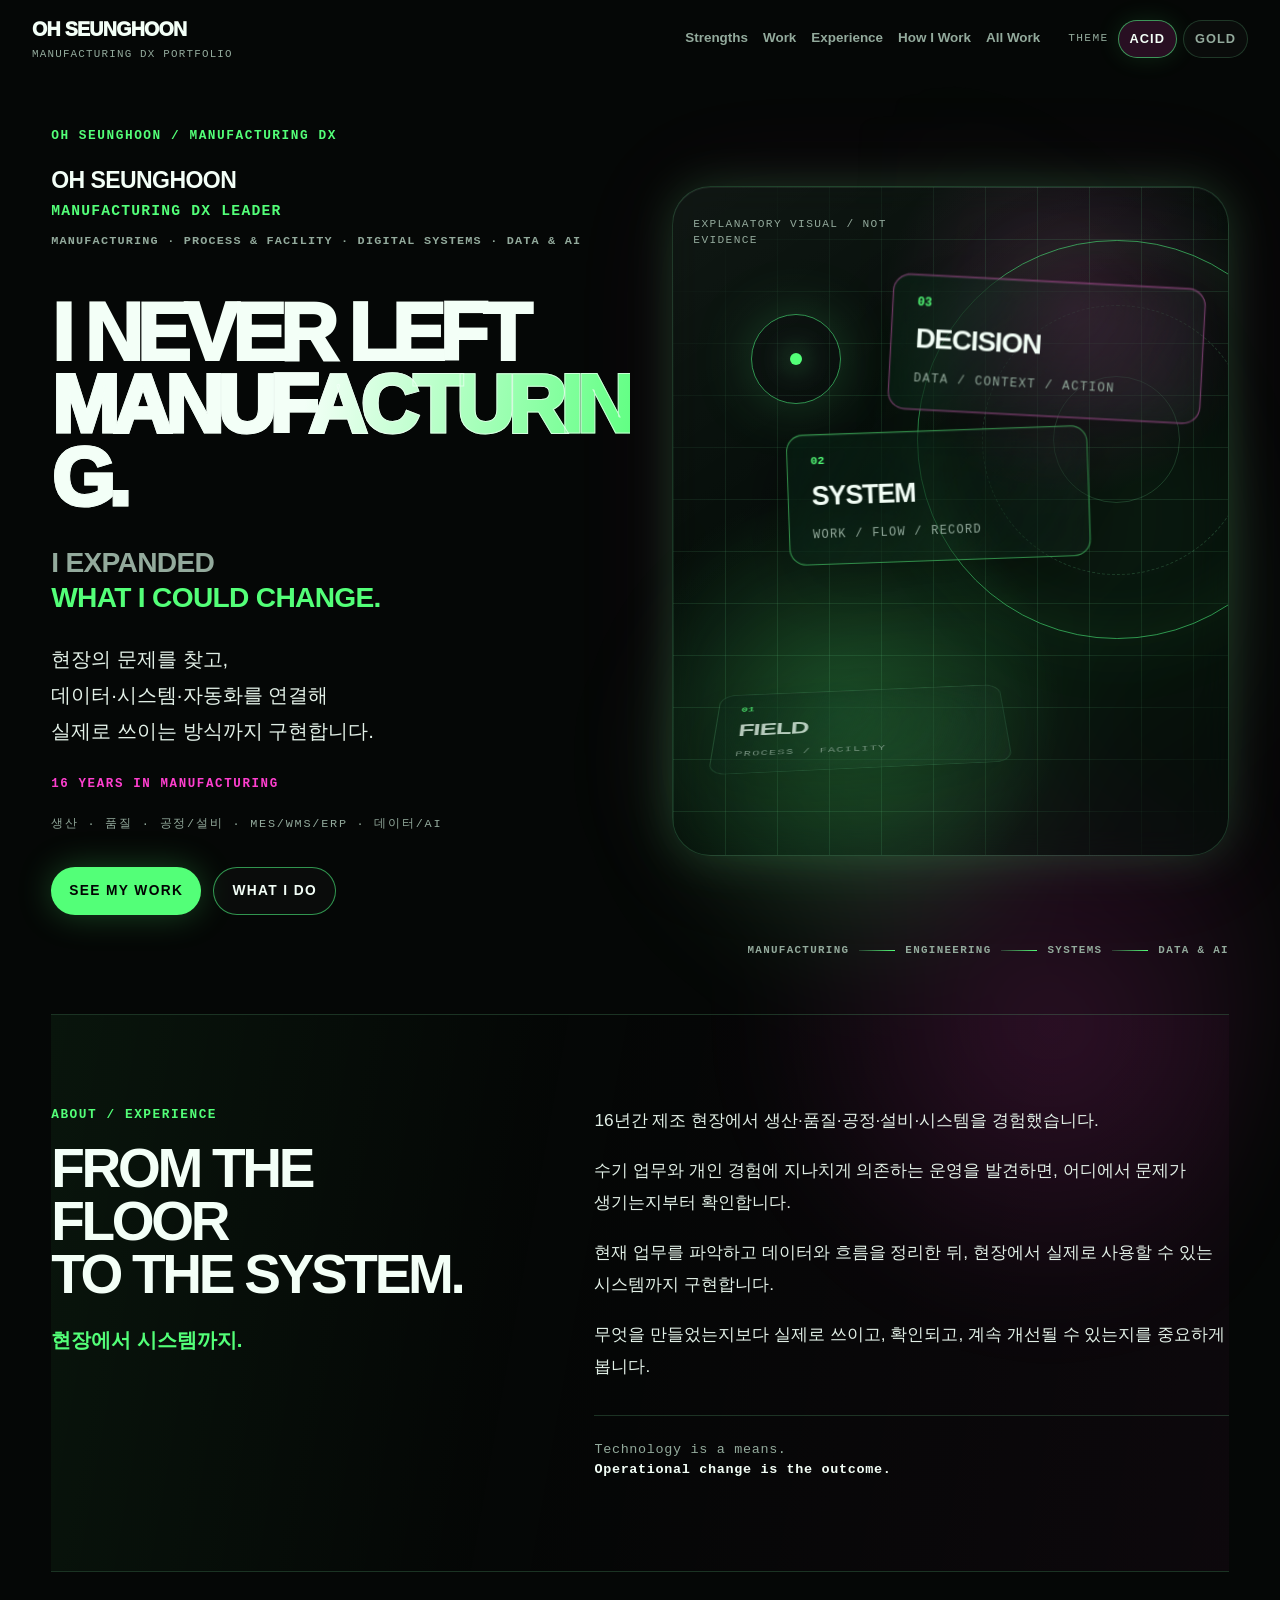
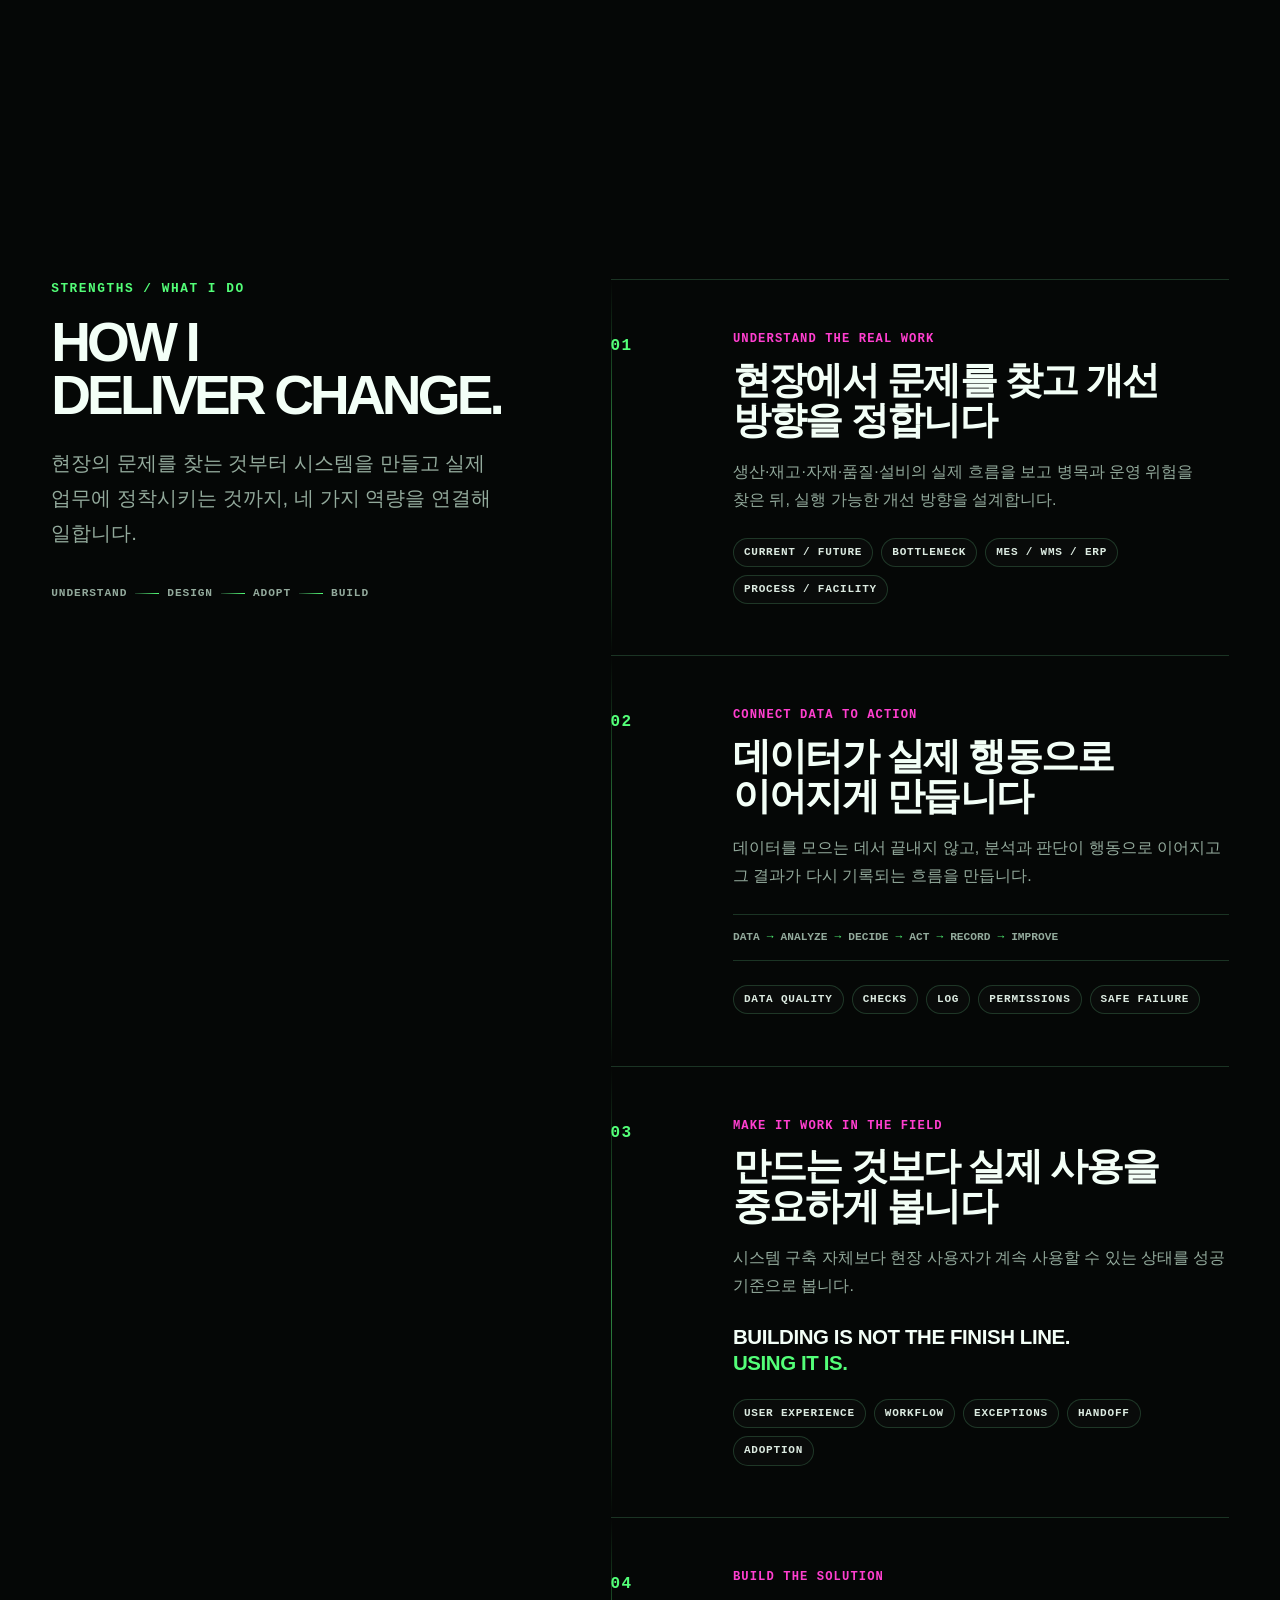
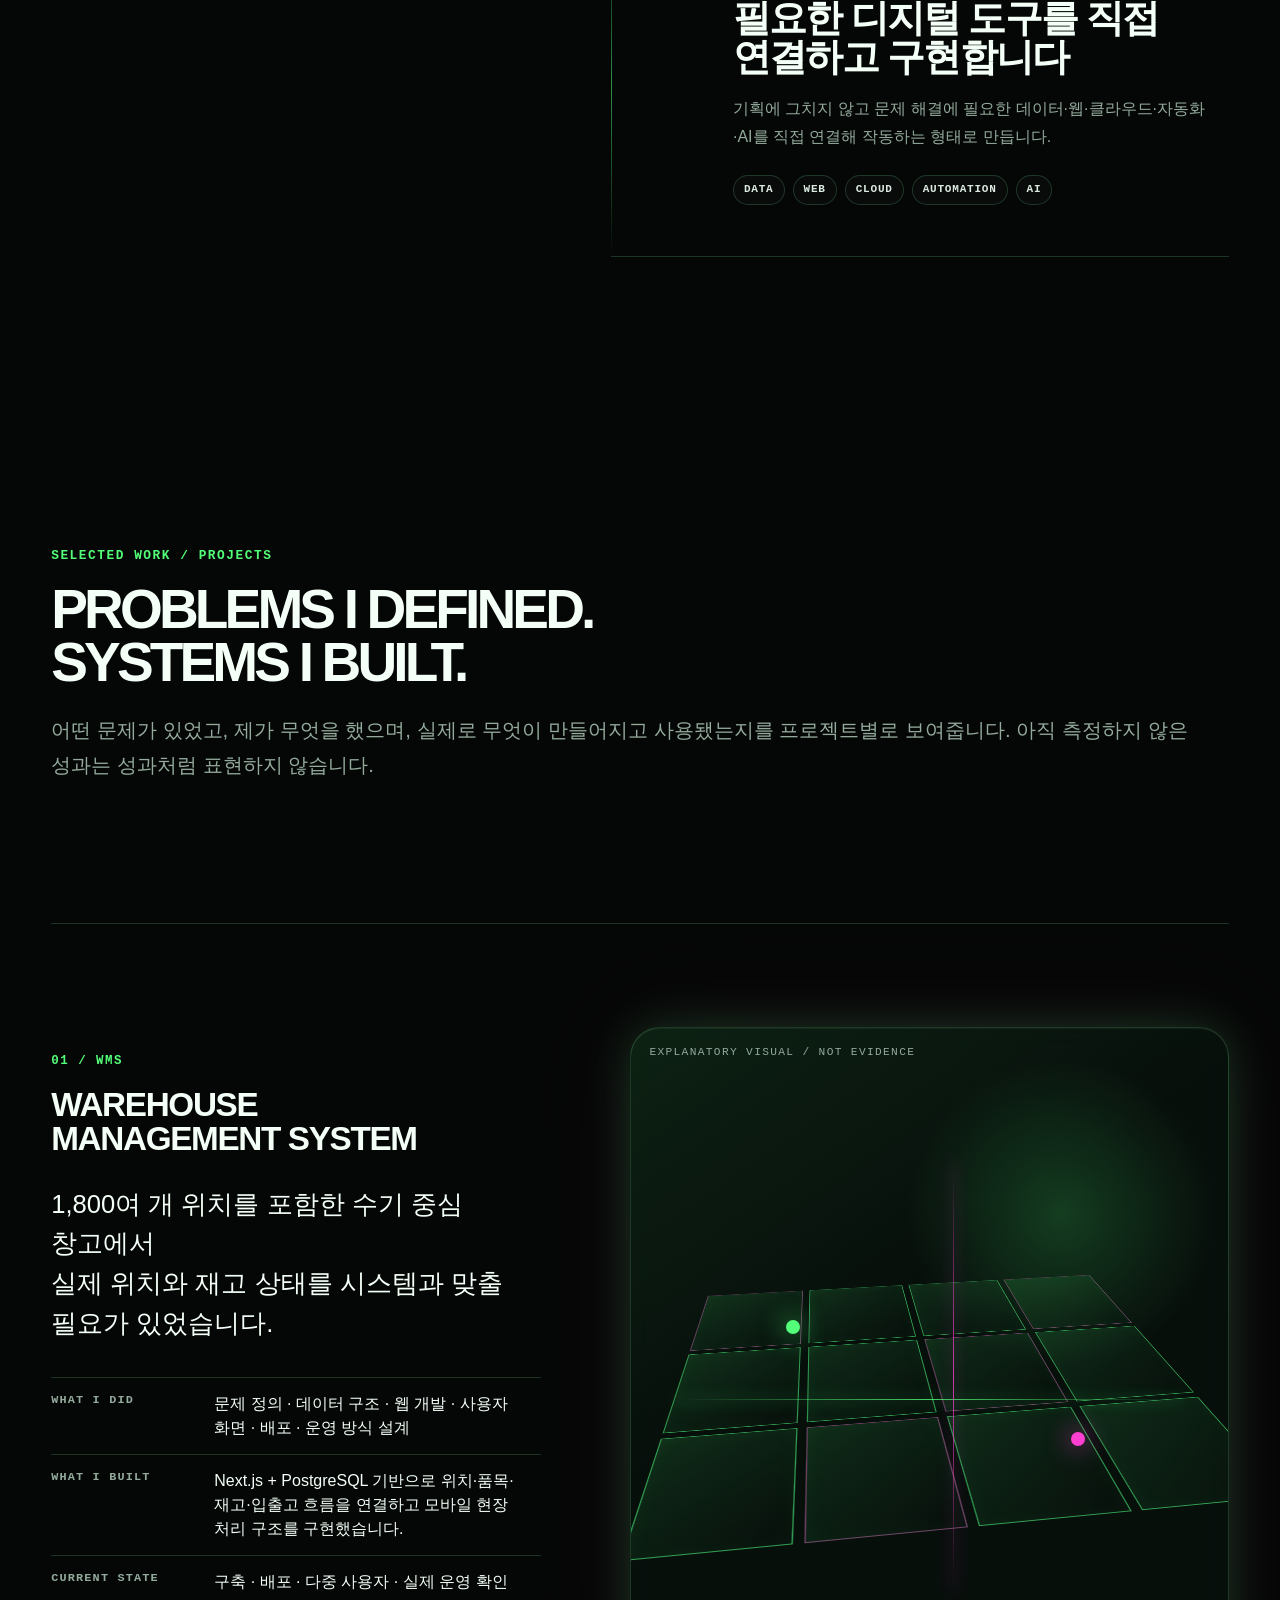
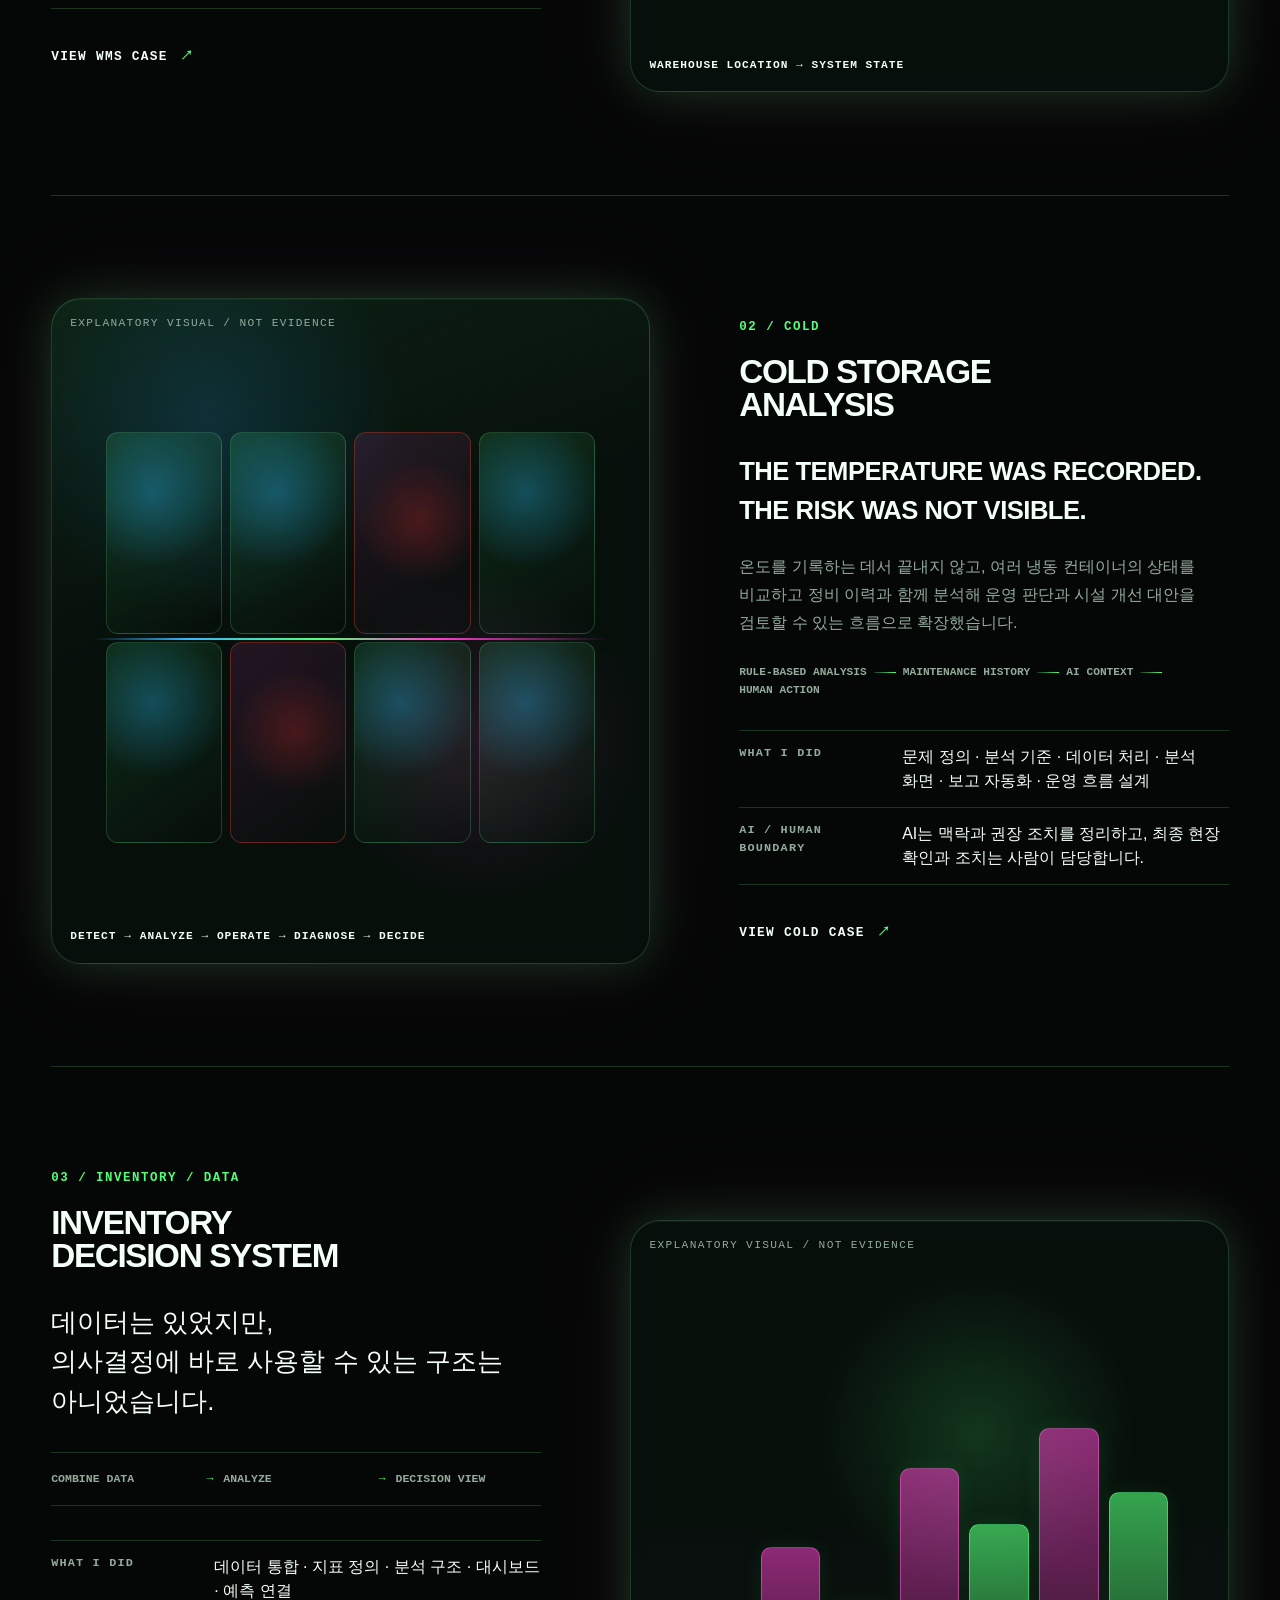
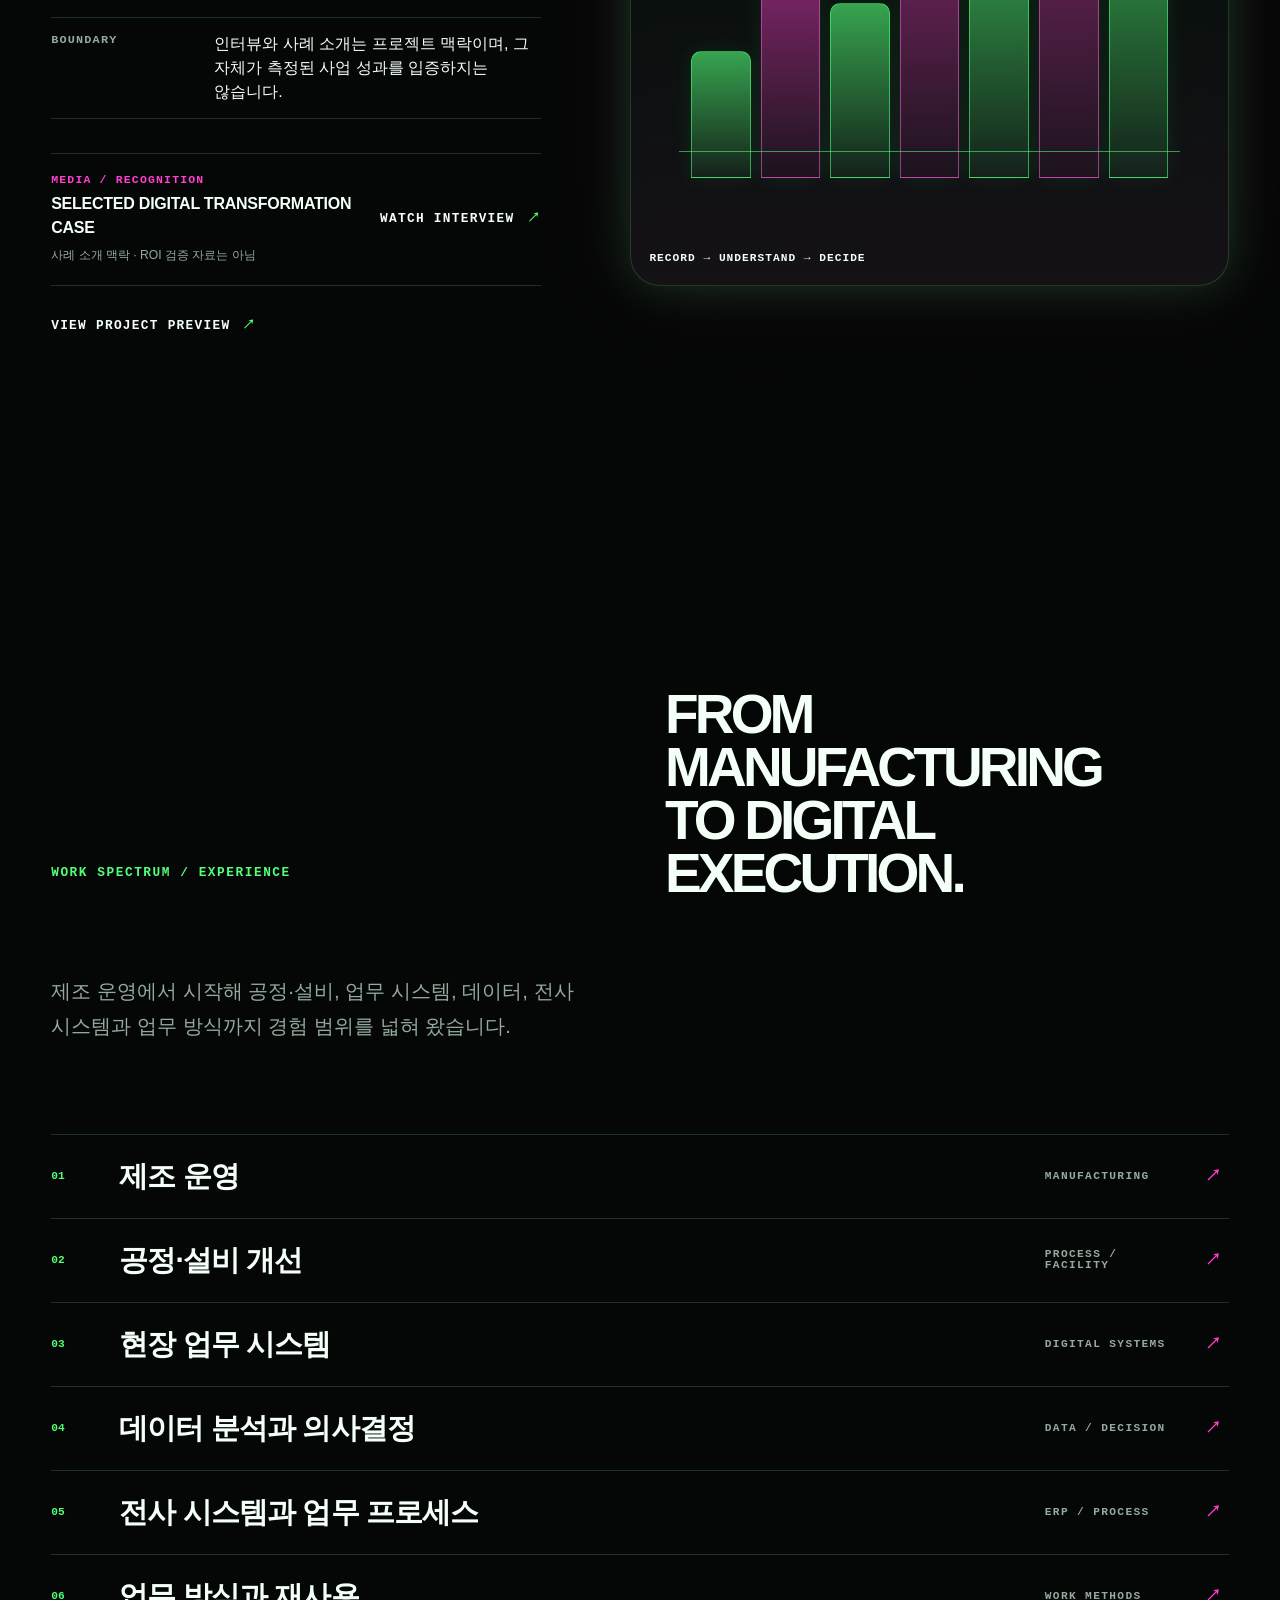
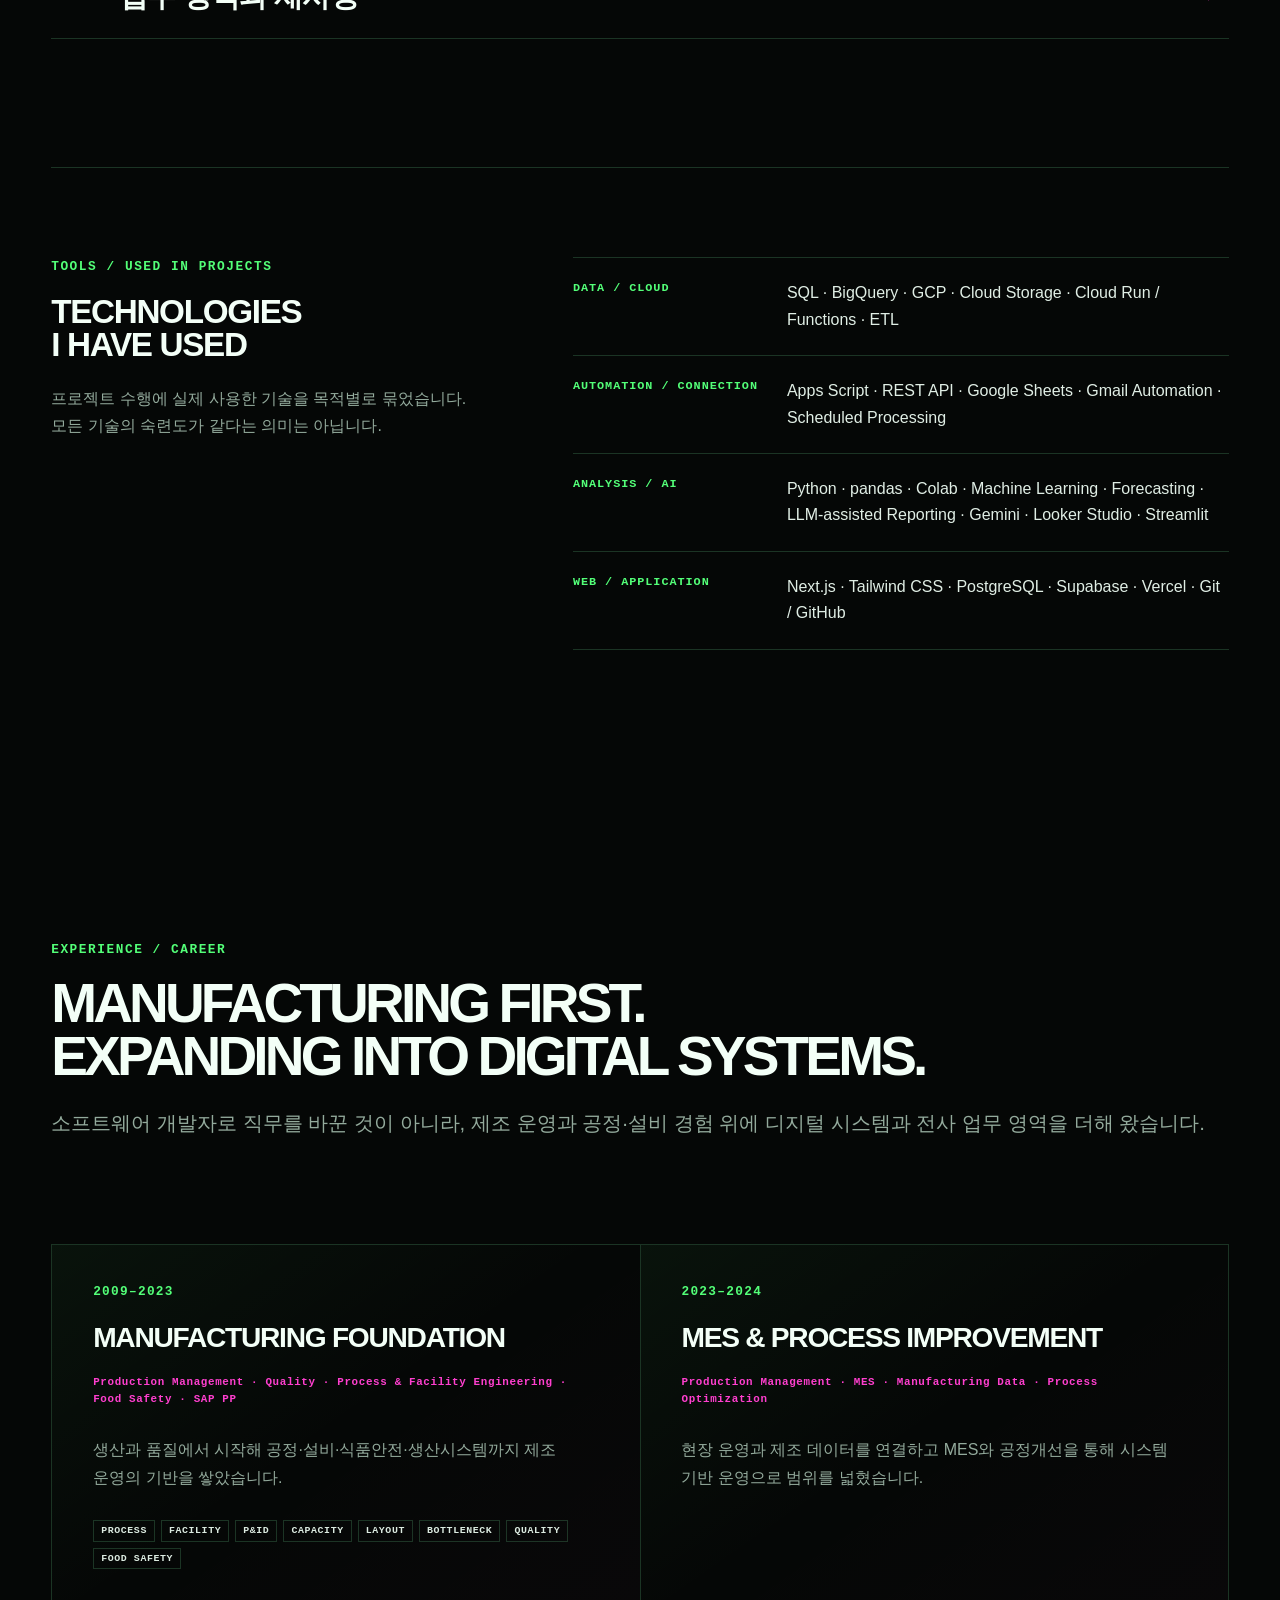
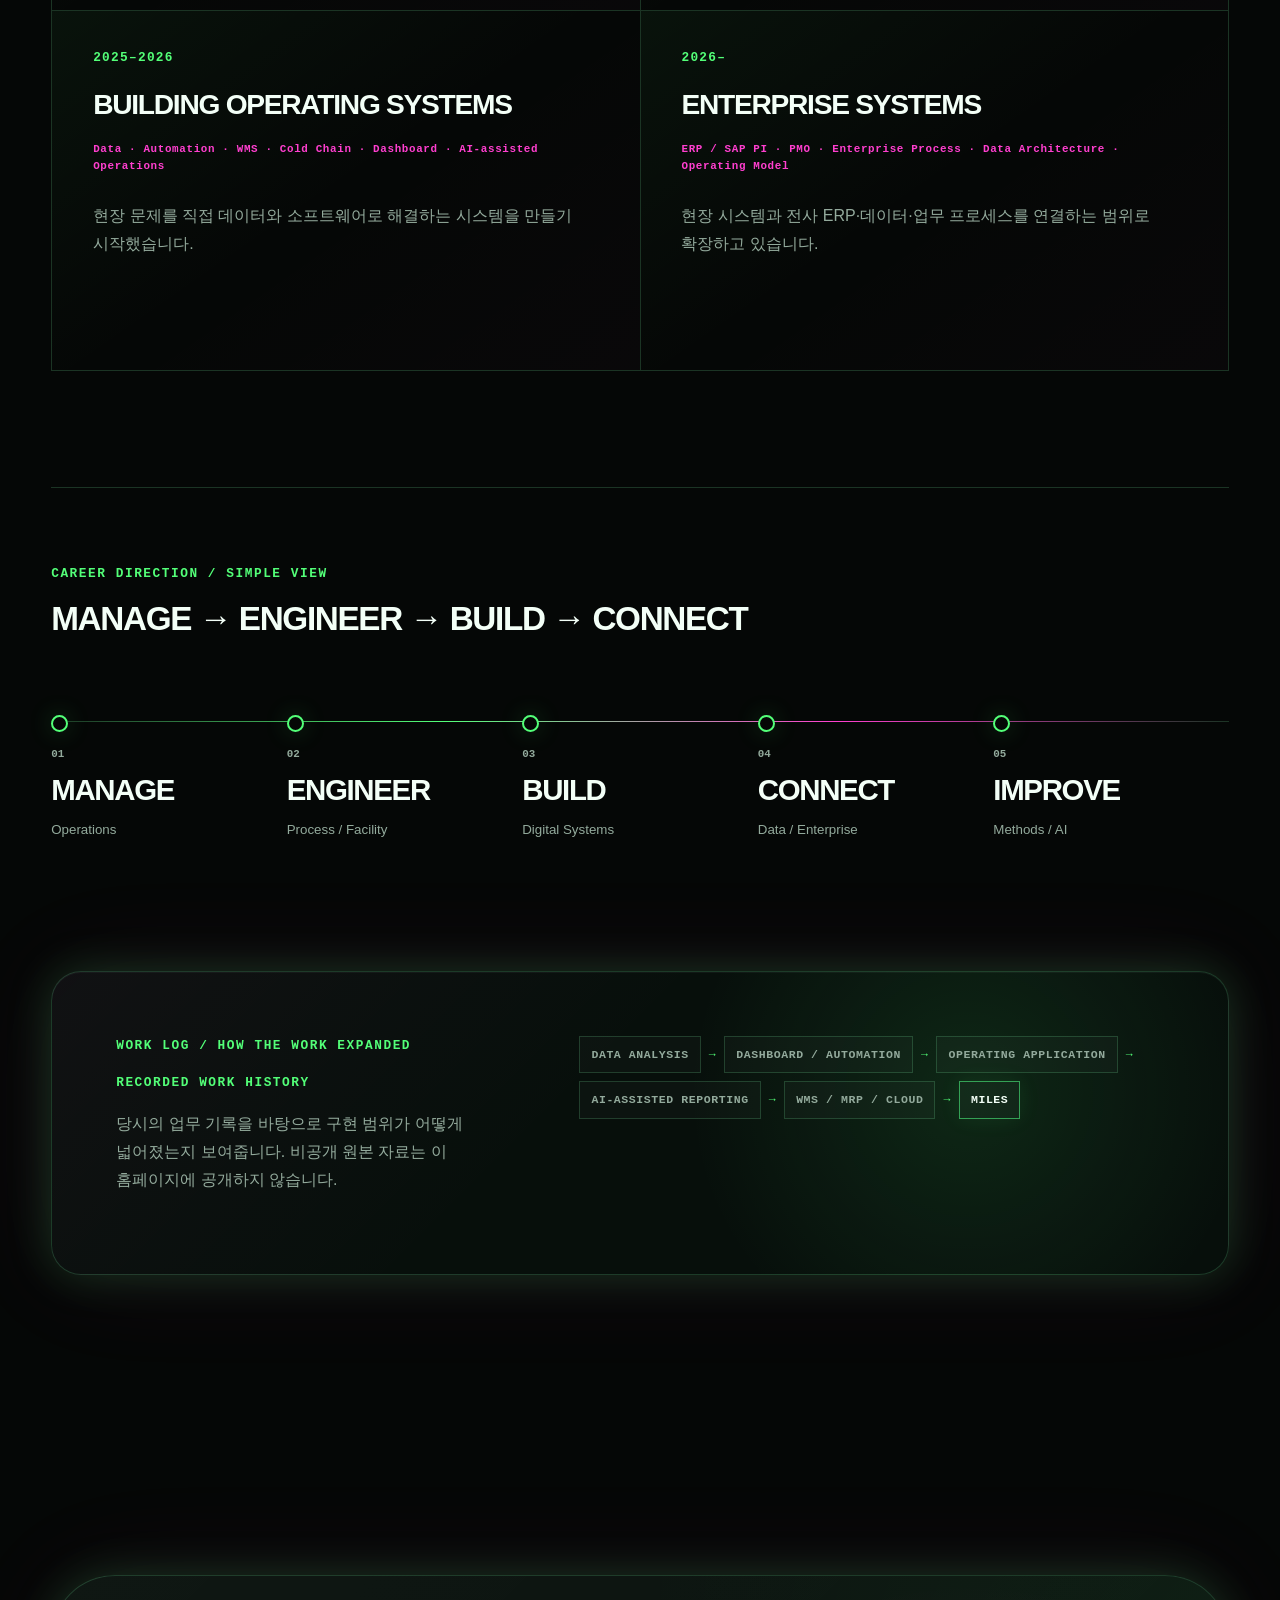
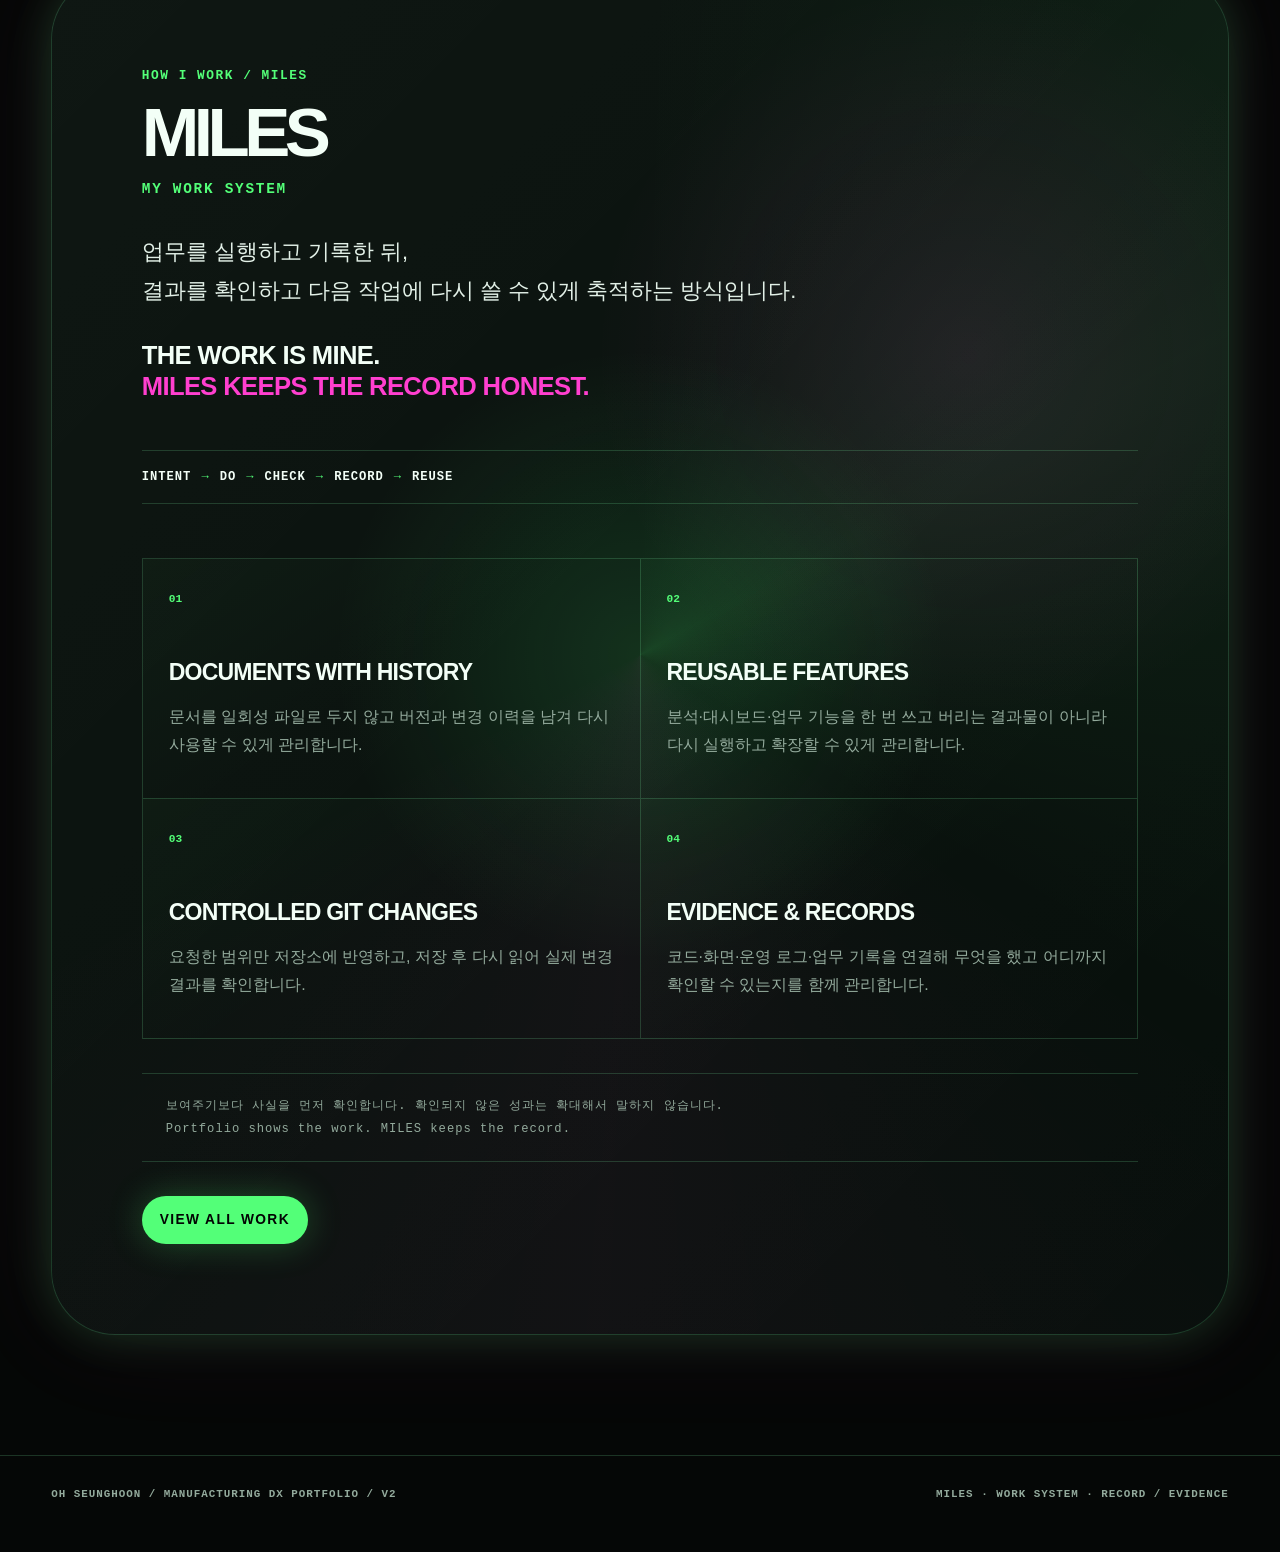
<file: workbench/PORTFOLIO-001/v2/index.html>
<!doctype html>
<html lang="ko" data-theme="acid">
<head>
  <meta charset="utf-8">
  <meta name="viewport" content="width=device-width, initial-scale=1">
  <meta name="color-scheme" content="dark">
  <meta name="description" content="OH SEUNGHOON — Manufacturing DX Leader. Manufacturing, process & facility, digital systems, data & AI portfolio.">
  <title>OH SEUNGHOON — Manufacturing DX Portfolio</title>
  <link rel="stylesheet" href="styles.css">
</head>
<body class="page page-home depth-l0">
  <a class="skip-link" href="#main">Skip to main content</a>
  <div class="site-atmosphere" aria-hidden="true"></div>

  <header class="site-header" data-site-header>
    <a class="brand brand-personal" href="./" aria-label="OH SEUNGHOON portfolio home">
      <span class="brand-mark">OH SEUNGHOON</span>
      <span class="brand-sub">MANUFACTURING DX PORTFOLIO</span>
    </a>
    <nav class="primary-nav" aria-label="Primary navigation">
      <a href="#capability">Strengths</a>
      <a href="#selected-work">Work</a>
      <a href="#evolution">Experience</a>
      <a href="#method">How I Work</a>
      <a href="work/">All Work</a>
    </nav>
    <div class="theme-control" aria-label="Visual theme">
      <span class="theme-label" aria-hidden="true">THEME</span>
      <button type="button" class="theme-button" data-theme-set="acid" aria-pressed="true">ACID</button>
      <button type="button" class="theme-button" data-theme-set="gold" aria-pressed="false">GOLD</button>
    </div>
  </header>

  <main id="main">
    <section class="hero section-shell" id="position" aria-labelledby="hero-title">
      <div class="hero-primary">
        <div class="hero-copy reveal">
          <div class="personal-signal">
            <p class="eyebrow">OH SEUNGHOON / MANUFACTURING DX</p>
            <p class="personal-name">OH SEUNGHOON</p>
            <p class="personal-role">MANUFACTURING DX LEADER</p>
            <p class="personal-domains">MANUFACTURING · PROCESS &amp; FACILITY · DIGITAL SYSTEMS · DATA &amp; AI</p>
          </div>
          <h1 class="hero-title" id="hero-title">
            <span class="kinetic-line">I NEVER LEFT</span>
            <span class="kinetic-line hero-emphasis">MANUFACTURING.</span>
          </h1>
          <p class="hero-secondary"><span>I EXPANDED</span><strong>WHAT I COULD CHANGE.</strong></p>
          <p class="hero-korean">현장의 문제를 찾고,<br>데이터·시스템·자동화를 연결해<br>실제로 쓰이는 방식까지 구현합니다.</p>
          <p class="hero-experience">16 YEARS IN MANUFACTURING</p>
          <p class="identity-line">생산 · 품질 · 공정/설비 · MES/WMS/ERP · 데이터/AI</p>
          <div class="hero-actions">
            <a class="cta cta-primary" href="#selected-work">SEE MY WORK</a>
            <a class="cta cta-secondary" href="#capability">WHAT I DO</a>
          </div>
        </div>

        <div class="hero-stage pointer-depth reveal" aria-label="Abstract portfolio visualization showing physical, digital system, and intelligence layers">
          <p class="prototype-label">EXPLANATORY VISUAL / NOT EVIDENCE</p>
          <div class="hero-orbit" aria-hidden="true"></div>
          <div class="concept-plane plane-physical" data-depth-plane="0.35"><span class="plane-index">01</span><strong>FIELD</strong><small>PROCESS / FACILITY</small></div>
          <div class="concept-plane plane-digital" data-depth-plane="0.65"><span class="plane-index">02</span><strong>SYSTEM</strong><small>WORK / FLOW / RECORD</small></div>
          <div class="concept-plane plane-intelligence" data-depth-plane="1"><span class="plane-index">03</span><strong>DECISION</strong><small>DATA / CONTEXT / ACTION</small></div>
          <div class="signal-core" aria-hidden="true"><span></span></div>
        </div>
      </div>

      <div class="hero-depth-readout" aria-hidden="true"><span>MANUFACTURING</span><i></i><span>ENGINEERING</span><i></i><span>SYSTEMS</span><i></i><span>DATA &amp; AI</span></div>

      <div class="profile-band reveal" aria-labelledby="profile-title">
        <div class="profile-heading">
          <p class="eyebrow">ABOUT / EXPERIENCE</p>
          <h2 id="profile-title">FROM THE FLOOR<br>TO THE SYSTEM.</h2>
          <p class="profile-signal">현장에서 시스템까지.</p>
        </div>
        <div class="profile-copy">
          <p>16년간 제조 현장에서 생산·품질·공정·설비·시스템을 경험했습니다.</p>
          <p>수기 업무와 개인 경험에 지나치게 의존하는 운영을 발견하면, 어디에서 문제가 생기는지부터 확인합니다.</p>
          <p>현재 업무를 파악하고 데이터와 흐름을 정리한 뒤, 현장에서 실제로 사용할 수 있는 시스템까지 구현합니다.</p>
          <p>무엇을 만들었는지보다 실제로 쓰이고, 확인되고, 계속 개선될 수 있는지를 중요하게 봅니다.</p>
          <p class="profile-close">Technology is a means.<br><strong>Operational change is the outcome.</strong></p>
        </div>
      </div>
    </section>

    <section class="capability section-shell" id="capability" aria-labelledby="capability-title">
      <div class="section-intro reveal">
        <p class="eyebrow">STRENGTHS / WHAT I DO</p>
        <h2 id="capability-title">HOW I<br>DELIVER CHANGE.</h2>
        <p>현장의 문제를 찾는 것부터 시스템을 만들고 실제 업무에 정착시키는 것까지, 네 가지 역량을 연결해 일합니다.</p>
        <div class="strength-progress" aria-label="Core strengths progression"><span>UNDERSTAND</span><i></i><span>DESIGN</span><i></i><span>ADOPT</span><i></i><span>BUILD</span></div>
      </div>

      <ol class="strength-field" aria-label="Four core strengths">
        <li class="strength-node reveal">
          <span class="strength-number">01</span>
          <div class="strength-body">
            <p class="strength-kicker">UNDERSTAND THE REAL WORK</p>
            <h3>현장에서 문제를 찾고 개선 방향을 정합니다</h3>
            <p>생산·재고·자재·품질·설비의 실제 흐름을 보고 병목과 운영 위험을 찾은 뒤, 실행 가능한 개선 방향을 설계합니다.</p>
            <div class="strength-micro"><span>CURRENT / FUTURE</span><span>BOTTLENECK</span><span>MES / WMS / ERP</span><span>PROCESS / FACILITY</span></div>
          </div>
        </li>
        <li class="strength-node reveal">
          <span class="strength-number">02</span>
          <div class="strength-body">
            <p class="strength-kicker">CONNECT DATA TO ACTION</p>
            <h3>데이터가 실제 행동으로 이어지게 만듭니다</h3>
            <p>데이터를 모으는 데서 끝내지 않고, 분석과 판단이 행동으로 이어지고 그 결과가 다시 기록되는 흐름을 만듭니다.</p>
            <div class="closed-loop" aria-label="Data to action loop"><span>DATA</span><b>→</b><span>ANALYZE</span><b>→</b><span>DECIDE</span><b>→</b><span>ACT</span><b>→</b><span>RECORD</span><b>→</b><span>IMPROVE</span></div>
            <div class="strength-micro"><span>DATA QUALITY</span><span>CHECKS</span><span>LOG</span><span>PERMISSIONS</span><span>SAFE FAILURE</span></div>
          </div>
        </li>
        <li class="strength-node reveal">
          <span class="strength-number">03</span>
          <div class="strength-body">
            <p class="strength-kicker">MAKE IT WORK IN THE FIELD</p>
            <h3>만드는 것보다 실제 사용을 중요하게 봅니다</h3>
            <p>시스템 구축 자체보다 현장 사용자가 계속 사용할 수 있는 상태를 성공 기준으로 봅니다.</p>
            <p class="strength-signal">BUILDING IS NOT THE FINISH LINE.<br><strong>USING IT IS.</strong></p>
            <div class="strength-micro"><span>USER EXPERIENCE</span><span>WORKFLOW</span><span>EXCEPTIONS</span><span>HANDOFF</span><span>ADOPTION</span></div>
          </div>
        </li>
        <li class="strength-node reveal">
          <span class="strength-number">04</span>
          <div class="strength-body">
            <p class="strength-kicker">BUILD THE SOLUTION</p>
            <h3>필요한 디지털 도구를 직접 연결하고 구현합니다</h3>
            <p>기획에 그치지 않고 문제 해결에 필요한 데이터·웹·클라우드·자동화·AI를 직접 연결해 작동하는 형태로 만듭니다.</p>
            <div class="strength-micro"><span>DATA</span><span>WEB</span><span>CLOUD</span><span>AUTOMATION</span><span>AI</span></div>
          </div>
        </li>
      </ol>
    </section>

    <section class="selected-work section-shell" id="selected-work" aria-labelledby="selected-title">
      <header class="selected-heading reveal">
        <p class="eyebrow">SELECTED WORK / PROJECTS</p>
        <h2 id="selected-title">PROBLEMS I DEFINED.<br>SYSTEMS I BUILT.</h2>
        <p>어떤 문제가 있었고, 제가 무엇을 했으며, 실제로 무엇이 만들어지고 사용됐는지를 프로젝트별로 보여줍니다. 아직 측정하지 않은 성과는 성과처럼 표현하지 않습니다.</p>
      </header>

      <article class="work-feature work-feature-wms reveal">
        <div class="work-copy">
          <p class="work-number">01 / WMS</p>
          <h3>WAREHOUSE<br>MANAGEMENT SYSTEM</h3>
          <p class="work-thesis">1,800여 개 위치를 포함한 수기 중심 창고에서<br>실제 위치와 재고 상태를 시스템과 맞출 필요가 있었습니다.</p>
          <dl class="work-facts">
            <div><dt>WHAT I DID</dt><dd>문제 정의 · 데이터 구조 · 웹 개발 · 사용자 화면 · 배포 · 운영 방식 설계</dd></div>
            <div><dt>WHAT I BUILT</dt><dd>Next.js + PostgreSQL 기반으로 위치·품목·재고·입출고 흐름을 연결하고 모바일 현장 처리 구조를 구현했습니다.</dd></div>
            <div><dt>CURRENT STATE</dt><dd>구축 · 배포 · 다중 사용자 · 실제 운영 확인</dd></div>
          </dl>
          <a class="text-link" href="work/wms/">VIEW WMS CASE <span aria-hidden="true">↗</span></a>
        </div>
        <div class="prototype-visual prototype-wms" aria-label="Non-evidence WMS shell visual placeholder">
          <span class="prototype-label">EXPLANATORY VISUAL / NOT EVIDENCE</span>
          <div class="rack-grid" aria-hidden="true"><i></i><i></i><i></i><i></i><i></i><i></i><i></i><i></i><i></i><i></i><i></i><i></i></div>
          <div class="map-axis axis-x" aria-hidden="true"></div><div class="map-axis axis-y" aria-hidden="true"></div><div class="map-signal signal-a" aria-hidden="true"></div><div class="map-signal signal-b" aria-hidden="true"></div>
          <p class="visual-caption">WAREHOUSE LOCATION → SYSTEM STATE</p>
        </div>
      </article>

      <article class="work-feature work-feature-cold reveal">
        <div class="prototype-visual prototype-cold" aria-label="Non-evidence cold-chain shell visual placeholder">
          <span class="prototype-label">EXPLANATORY VISUAL / NOT EVIDENCE</span>
          <div class="thermal-field" aria-hidden="true"><i></i><i></i><i></i><i></i><i></i><i></i><i></i><i></i></div>
          <div class="diagnostic-line" aria-hidden="true"></div>
          <p class="visual-caption">DETECT → ANALYZE → OPERATE → DIAGNOSE → DECIDE</p>
        </div>
        <div class="work-copy">
          <p class="work-number">02 / COLD</p>
          <h3>COLD STORAGE<br>ANALYSIS</h3>
          <p class="work-thesis work-thesis-en">THE TEMPERATURE WAS RECORDED.<br>THE RISK WAS NOT VISIBLE.</p>
          <p class="work-description">온도를 기록하는 데서 끝내지 않고, 여러 냉동 컨테이너의 상태를 비교하고 정비 이력과 함께 분석해 운영 판단과 시설 개선 대안을 검토할 수 있는 흐름으로 확장했습니다.</p>
          <div class="arc-line" aria-label="Cold case operating architecture"><span>RULE-BASED ANALYSIS</span><i></i><span>MAINTENANCE HISTORY</span><i></i><span>AI CONTEXT</span><i></i><span>HUMAN ACTION</span></div>
          <dl class="work-facts">
            <div><dt>WHAT I DID</dt><dd>문제 정의 · 분석 기준 · 데이터 처리 · 분석 화면 · 보고 자동화 · 운영 흐름 설계</dd></div>
            <div><dt>AI / HUMAN BOUNDARY</dt><dd>AI는 맥락과 권장 조치를 정리하고, 최종 현장 확인과 조치는 사람이 담당합니다.</dd></div>
          </dl>
          <a class="text-link" href="work/cold/">VIEW COLD CASE <span aria-hidden="true">↗</span></a>
        </div>
      </article>

      <article class="work-feature work-feature-inventory reveal">
        <div class="work-copy">
          <p class="work-number">03 / INVENTORY / DATA</p>
          <h3>INVENTORY<br>DECISION SYSTEM</h3>
          <p class="work-thesis">데이터는 있었지만,<br>의사결정에 바로 사용할 수 있는 구조는 아니었습니다.</p>
          <div class="inventory-flow" aria-label="Inventory implementation direction"><span>COMBINE DATA</span><b>→</b><span>ANALYZE</span><b>→</b><span>DECISION VIEW</span></div>
          <dl class="work-facts">
            <div><dt>WHAT I DID</dt><dd>데이터 통합 · 지표 정의 · 분석 구조 · 대시보드 · 예측 연결</dd></div>
            <div><dt>BOUNDARY</dt><dd>인터뷰와 사례 소개는 프로젝트 맥락이며, 그 자체가 측정된 사업 성과를 입증하지는 않습니다.</dd></div>
          </dl>
          <div class="media-recognition" aria-label="Media and recognition context">
            <div><p class="media-label">MEDIA / RECOGNITION</p><strong>SELECTED DIGITAL TRANSFORMATION CASE</strong><small>사례 소개 맥락 · ROI 검증 자료는 아님</small></div>
            <a class="text-link external-link" href="https://www.youtube.com/watch?v=WmTZzY881Bo" target="_blank" rel="noopener noreferrer" aria-label="Watch interview on YouTube in a new tab">WATCH INTERVIEW <span aria-hidden="true">↗</span></a>
          </div>
          <a class="text-link" href="work/shell/?case=inventory">VIEW PROJECT PREVIEW <span aria-hidden="true">↗</span></a>
        </div>
        <div class="prototype-visual prototype-data" aria-label="Non-evidence inventory data shell visual placeholder">
          <span class="prototype-label">EXPLANATORY VISUAL / NOT EVIDENCE</span>
          <div class="data-columns" aria-hidden="true"><i style="--h: 32%"></i><i style="--h: 58%"></i><i style="--h: 44%"></i><i style="--h: 78%"></i><i style="--h: 64%"></i><i style="--h: 88%"></i><i style="--h: 72%"></i></div>
          <div class="data-horizon" aria-hidden="true"></div>
          <p class="visual-caption">RECORD → UNDERSTAND → DECIDE</p>
        </div>
      </article>
    </section>

    <section class="work-spectrum section-shell" id="work-spectrum" aria-labelledby="spectrum-title">
      <div class="section-intro reveal">
        <p class="eyebrow">WORK SPECTRUM / EXPERIENCE</p>
        <h2 id="spectrum-title">FROM MANUFACTURING<br>TO DIGITAL EXECUTION.</h2>
        <p>제조 운영에서 시작해 공정·설비, 업무 시스템, 데이터, 전사 시스템과 업무 방식까지 경험 범위를 넓혀 왔습니다.</p>
      </div>
      <div class="spectrum-index" role="list">
        <a href="work/" role="listitem" class="spectrum-row reveal"><span>01</span><strong>제조 운영</strong><em>MANUFACTURING</em><b aria-hidden="true">↗</b></a>
        <a href="work/process-facility/" role="listitem" class="spectrum-row reveal"><span>02</span><strong>공정·설비 개선</strong><em>PROCESS / FACILITY</em><b aria-hidden="true">↗</b></a>
        <a href="work/" role="listitem" class="spectrum-row reveal"><span>03</span><strong>현장 업무 시스템</strong><em>DIGITAL SYSTEMS</em><b aria-hidden="true">↗</b></a>
        <a href="work/" role="listitem" class="spectrum-row reveal"><span>04</span><strong>데이터 분석과 의사결정</strong><em>DATA / DECISION</em><b aria-hidden="true">↗</b></a>
        <a href="work/" role="listitem" class="spectrum-row reveal"><span>05</span><strong>전사 시스템과 업무 프로세스</strong><em>ERP / PROCESS</em><b aria-hidden="true">↗</b></a>
        <a href="work/" role="listitem" class="spectrum-row reveal"><span>06</span><strong>업무 방식과 재사용</strong><em>WORK METHODS</em><b aria-hidden="true">↗</b></a>
      </div>

      <div class="technology-layer reveal" aria-labelledby="technology-title">
        <header>
          <p class="eyebrow">TOOLS / USED IN PROJECTS</p>
          <h3 id="technology-title">TECHNOLOGIES<br>I HAVE USED</h3>
          <p>프로젝트 수행에 실제 사용한 기술을 목적별로 묶었습니다. 모든 기술의 숙련도가 같다는 의미는 아닙니다.</p>
        </header>
        <div class="technology-groups">
          <section class="technology-group" aria-labelledby="tech-data"><h4 id="tech-data">DATA / CLOUD</h4><p>SQL · BigQuery · GCP · Cloud Storage · Cloud Run / Functions · ETL</p></section>
          <section class="technology-group" aria-labelledby="tech-auto"><h4 id="tech-auto">AUTOMATION / CONNECTION</h4><p>Apps Script · REST API · Google Sheets · Gmail Automation · Scheduled Processing</p></section>
          <section class="technology-group" aria-labelledby="tech-ai"><h4 id="tech-ai">ANALYSIS / AI</h4><p>Python · pandas · Colab · Machine Learning · Forecasting · LLM-assisted Reporting · Gemini · Looker Studio · Streamlit</p></section>
          <section class="technology-group" aria-labelledby="tech-web"><h4 id="tech-web">WEB / APPLICATION</h4><p>Next.js · Tailwind CSS · PostgreSQL · Supabase · Vercel · Git / GitHub</p></section>
        </div>
      </div>
    </section>

    <section class="evolution section-shell" id="evolution" aria-labelledby="evolution-title">
      <header class="section-intro reveal">
        <p class="eyebrow">EXPERIENCE / CAREER</p>
        <h2 id="evolution-title">MANUFACTURING FIRST.<br>EXPANDING INTO DIGITAL SYSTEMS.</h2>
        <p>소프트웨어 개발자로 직무를 바꾼 것이 아니라, 제조 운영과 공정·설비 경험 위에 디지털 시스템과 전사 업무 영역을 더해 왔습니다.</p>
      </header>
      <div class="career-spine" aria-label="Career phases">
        <article class="career-stage reveal"><p class="career-date">2009–2023</p><h3>MANUFACTURING FOUNDATION</h3><p class="career-tags">Production Management · Quality · Process &amp; Facility Engineering · Food Safety · SAP PP</p><p>생산과 품질에서 시작해 공정·설비·식품안전·생산시스템까지 제조 운영의 기반을 쌓았습니다.</p><div class="physical-thread"><span>PROCESS</span><span>FACILITY</span><span>P&amp;ID</span><span>CAPACITY</span><span>LAYOUT</span><span>BOTTLENECK</span><span>QUALITY</span><span>FOOD SAFETY</span></div></article>
        <article class="career-stage reveal"><p class="career-date">2023–2024</p><h3>MES &amp; PROCESS IMPROVEMENT</h3><p class="career-tags">Production Management · MES · Manufacturing Data · Process Optimization</p><p>현장 운영과 제조 데이터를 연결하고 MES와 공정개선을 통해 시스템 기반 운영으로 범위를 넓혔습니다.</p></article>
        <article class="career-stage reveal"><p class="career-date">2025–2026</p><h3>BUILDING OPERATING SYSTEMS</h3><p class="career-tags">Data · Automation · WMS · Cold Chain · Dashboard · AI-assisted Operations</p><p>현장 문제를 직접 데이터와 소프트웨어로 해결하는 시스템을 만들기 시작했습니다.</p></article>
        <article class="career-stage reveal"><p class="career-date">2026–</p><h3>ENTERPRISE SYSTEMS</h3><p class="career-tags">ERP / SAP PI · PMO · Enterprise Process · Data Architecture · Operating Model</p><p>현장 시스템과 전사 ERP·데이터·업무 프로세스를 연결하는 범위로 확장하고 있습니다.</p></article>
      </div>

      <div class="evolution-concept reveal" aria-labelledby="evolution-concept-title">
        <p class="eyebrow">CAREER DIRECTION / SIMPLE VIEW</p>
        <h3 id="evolution-concept-title">MANAGE → ENGINEER → BUILD → CONNECT</h3>
        <div class="evolution-track compact-track" aria-hidden="true"><div><span>01</span><strong>MANAGE</strong><small>Operations</small></div><div><span>02</span><strong>ENGINEER</strong><small>Process / Facility</small></div><div><span>03</span><strong>BUILD</strong><small>Digital Systems</small></div><div><span>04</span><strong>CONNECT</strong><small>Data / Enterprise</small></div><div><span>05</span><strong>IMPROVE</strong><small>Methods / AI</small></div></div>
      </div>

      <div class="worklog-layer reveal" aria-labelledby="worklog-title">
        <div><p class="eyebrow">WORK LOG / HOW THE WORK EXPANDED</p><p class="eyebrow" id="worklog-title">RECORDED WORK HISTORY</p><p>당시의 업무 기록을 바탕으로 구현 범위가 어떻게 넓어졌는지 보여줍니다. 비공개 원본 자료는 이 홈페이지에 공개하지 않습니다.</p></div>
        <div class="worklog-flow" aria-label="Abstract work-log progression"><span>DATA ANALYSIS</span><i>→</i><span>DASHBOARD / AUTOMATION</span><i>→</i><span>OPERATING APPLICATION</span><i>→</i><span>AI-ASSISTED REPORTING</span><i>→</i><span>WMS / MRP / CLOUD</span><i>→</i><strong>MILES</strong></div>
      </div>
    </section>

    <section class="method section-shell" id="method" aria-labelledby="method-title">
      <div class="method-field method-personal reveal">
        <p class="eyebrow">HOW I WORK / MILES</p>
        <div class="method-identity">
          <h2 id="method-title">MILES</h2>
          <p class="method-subtitle">MY WORK SYSTEM</p>
          <p class="method-korean">업무를 실행하고 기록한 뒤,<br>결과를 확인하고 다음 작업에 다시 쓸 수 있게 축적하는 방식입니다.</p>
          <p class="method-owner">THE WORK IS MINE.<br><strong>MILES KEEPS THE RECORD HONEST.</strong></p>
        </div>
        <div class="method-loop" aria-label="MILES operating loop"><span>INTENT</span><i>→</i><span>DO</span><i>→</i><span>CHECK</span><i>→</i><span>RECORD</span><i>→</i><span>REUSE</span></div>
        <div class="method-rail" aria-label="MILES working methods">
          <article><span>01</span><h3>DOCUMENTS WITH HISTORY</h3><p>문서를 일회성 파일로 두지 않고 버전과 변경 이력을 남겨 다시 사용할 수 있게 관리합니다.</p></article>
          <article><span>02</span><h3>REUSABLE FEATURES</h3><p>분석·대시보드·업무 기능을 한 번 쓰고 버리는 결과물이 아니라 다시 실행하고 확장할 수 있게 관리합니다.</p></article>
          <article><span>03</span><h3>CONTROLLED GIT CHANGES</h3><p>요청한 범위만 저장소에 반영하고, 저장 후 다시 읽어 실제 변경 결과를 확인합니다.</p></article>
          <article><span>04</span><h3>EVIDENCE &amp; RECORDS</h3><p>코드·화면·운영 로그·업무 기록을 연결해 무엇을 했고 어디까지 확인할 수 있는지를 함께 관리합니다.</p></article>
        </div>
        <div class="truth-contract"><p>보여주기보다 사실을 먼저 확인합니다. 확인되지 않은 성과는 확대해서 말하지 않습니다.</p><p>Portfolio shows the work. MILES keeps the record.</p></div>
        <a class="cta cta-primary" href="work/">VIEW ALL WORK</a>
      </div>
    </section>
  </main>

  <footer class="site-footer">
    <span>OH SEUNGHOON / MANUFACTURING DX PORTFOLIO / V2</span>
    <span>MILES · WORK SYSTEM · RECORD / EVIDENCE</span>
  </footer>
  <script src="app.js" defer></script>
</body>
</html>
</file>
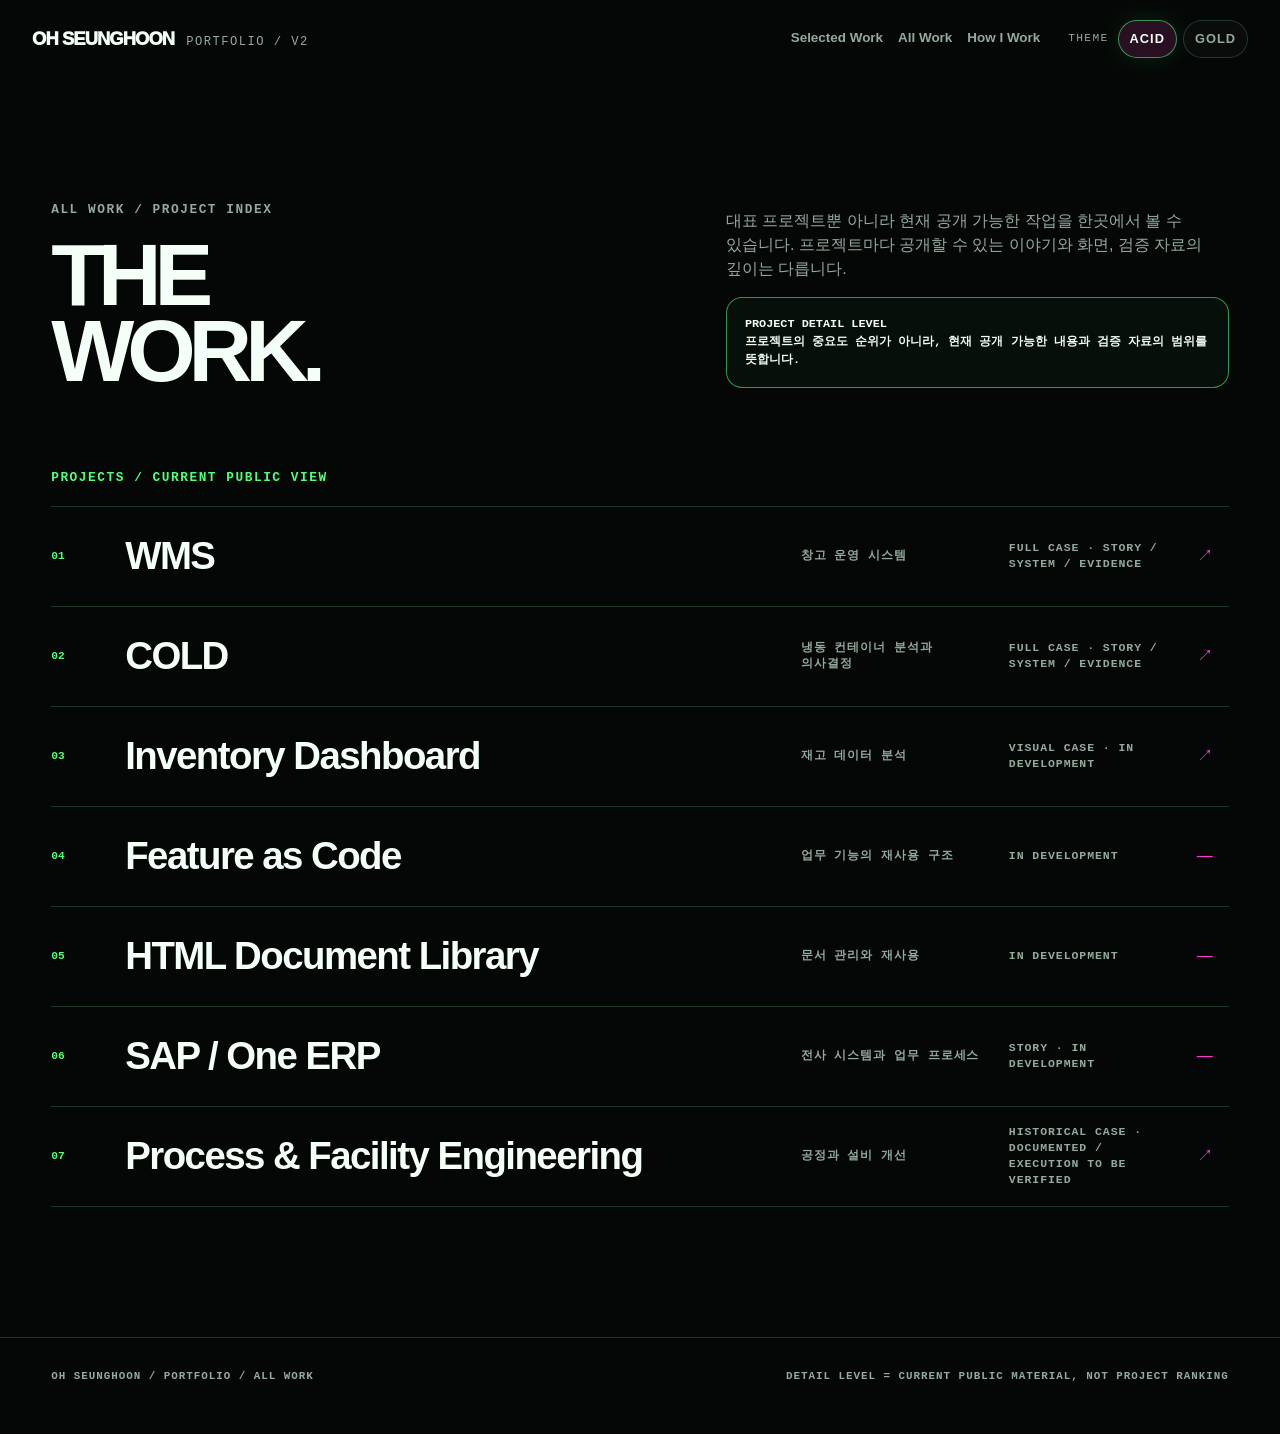
<file: workbench/PORTFOLIO-001/v2/work/index.html>
<!doctype html>
<html lang="ko" data-theme="acid">
<head>
  <meta charset="utf-8">
  <meta name="viewport" content="width=device-width, initial-scale=1">
  <meta name="color-scheme" content="dark">
  <title>OH SEUNGHOON — Work Index</title>
  <link rel="stylesheet" href="../styles.css">
</head>
<body class="page page-work-index depth-l0">
  <a class="skip-link" href="#main">Skip to main content</a>
  <div class="site-atmosphere" aria-hidden="true"></div>

  <header class="site-header" data-site-header>
    <a class="brand" href="../"><span class="brand-mark">OH SEUNGHOON</span><span class="brand-sub">PORTFOLIO / V2</span></a>
    <nav class="primary-nav" aria-label="Primary navigation">
      <a href="../#selected-work">Selected Work</a>
      <a href="./" aria-current="page">All Work</a>
      <a href="../#method">How I Work</a>
    </nav>
    <div class="theme-control" aria-label="Visual theme">
      <span class="theme-label" aria-hidden="true">THEME</span>
      <button type="button" class="theme-button" data-theme-set="acid" aria-pressed="true">ACID</button>
      <button type="button" class="theme-button" data-theme-set="gold" aria-pressed="false">GOLD</button>
    </div>
  </header>

  <main id="main">
    <section class="index-hero reveal" aria-labelledby="work-index-title">
      <div>
        <p class="eyebrow">ALL WORK / PROJECT INDEX</p>
        <h1 id="work-index-title">THE<br>WORK.</h1>
      </div>
      <div>
        <p>대표 프로젝트뿐 아니라 현재 공개 가능한 작업을 한곳에서 볼 수 있습니다. 프로젝트마다 공개할 수 있는 이야기와 화면, 검증 자료의 깊이는 다릅니다.</p>
        <div class="working-depth-note">
          PROJECT DETAIL LEVEL<br>
          프로젝트의 중요도 순위가 아니라, 현재 공개 가능한 내용과 검증 자료의 범위를 뜻합니다.
        </div>
      </div>
    </section>

    <section aria-labelledby="case-list-title">
      <h2 id="case-list-title" class="eyebrow">PROJECTS / CURRENT PUBLIC VIEW</h2>
      <div class="work-index-list">
        <a class="case-index-row reveal" href="wms/">
          <span class="case-no">01</span>
          <h2>WMS</h2>
          <span class="case-domain">창고 운영 시스템</span>
          <span class="case-depth">FULL CASE · STORY / SYSTEM / EVIDENCE</span>
          <span class="case-arrow" aria-hidden="true">↗</span>
        </a>
        <a class="case-index-row reveal" href="cold/">
          <span class="case-no">02</span>
          <h2>COLD</h2>
          <span class="case-domain">냉동 컨테이너 분석과 의사결정</span>
          <span class="case-depth">FULL CASE · STORY / SYSTEM / EVIDENCE</span>
          <span class="case-arrow" aria-hidden="true">↗</span>
        </a>
        <a class="case-index-row reveal" href="shell/?case=inventory">
          <span class="case-no">03</span>
          <h2>Inventory Dashboard</h2>
          <span class="case-domain">재고 데이터 분석</span>
          <span class="case-depth">VISUAL CASE · IN DEVELOPMENT</span>
          <span class="case-arrow" aria-hidden="true">↗</span>
        </a>
        <div class="case-index-row is-shell-only reveal">
          <span class="case-no">04</span>
          <h2>Feature as Code</h2>
          <span class="case-domain">업무 기능의 재사용 구조</span>
          <span class="case-depth">IN DEVELOPMENT</span>
          <span class="case-arrow" aria-hidden="true">—</span>
        </div>
        <div class="case-index-row is-shell-only reveal">
          <span class="case-no">05</span>
          <h2>HTML Document Library</h2>
          <span class="case-domain">문서 관리와 재사용</span>
          <span class="case-depth">IN DEVELOPMENT</span>
          <span class="case-arrow" aria-hidden="true">—</span>
        </div>
        <div class="case-index-row is-shell-only reveal">
          <span class="case-no">06</span>
          <h2>SAP / One ERP</h2>
          <span class="case-domain">전사 시스템과 업무 프로세스</span>
          <span class="case-depth">STORY · IN DEVELOPMENT</span>
          <span class="case-arrow" aria-hidden="true">—</span>
        </div>
        <a class="case-index-row reveal" href="process-facility/">
          <span class="case-no">07</span>
          <h2>Process &amp; Facility Engineering</h2>
          <span class="case-domain">공정과 설비 개선</span>
          <span class="case-depth">HISTORICAL CASE · DOCUMENTED / EXECUTION TO BE VERIFIED</span>
          <span class="case-arrow" aria-hidden="true">↗</span>
        </a>
      </div>
    </section>
  </main>

  <footer class="site-footer">
    <span>OH SEUNGHOON / PORTFOLIO / ALL WORK</span>
    <span>DETAIL LEVEL = CURRENT PUBLIC MATERIAL, NOT PROJECT RANKING</span>
  </footer>
  <script src="../app.js" defer></script>
</body>
</html>
</file>
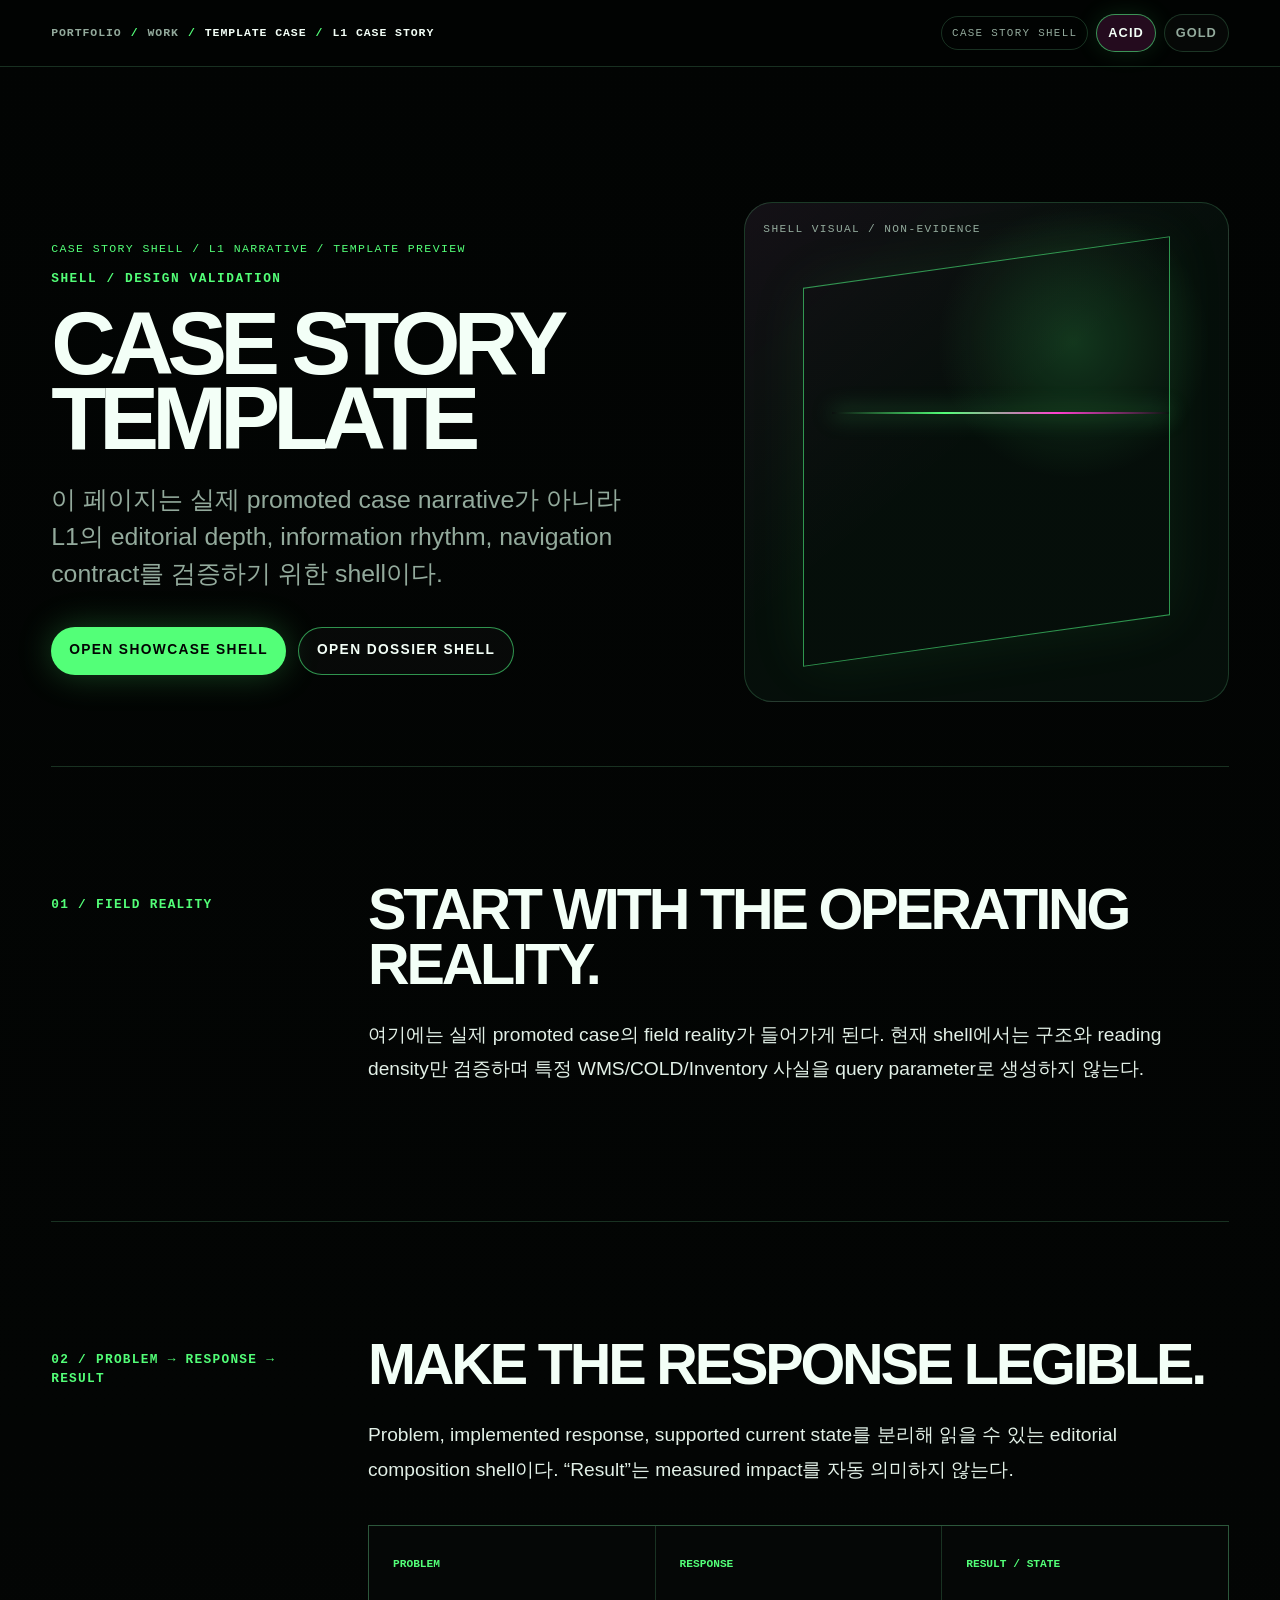
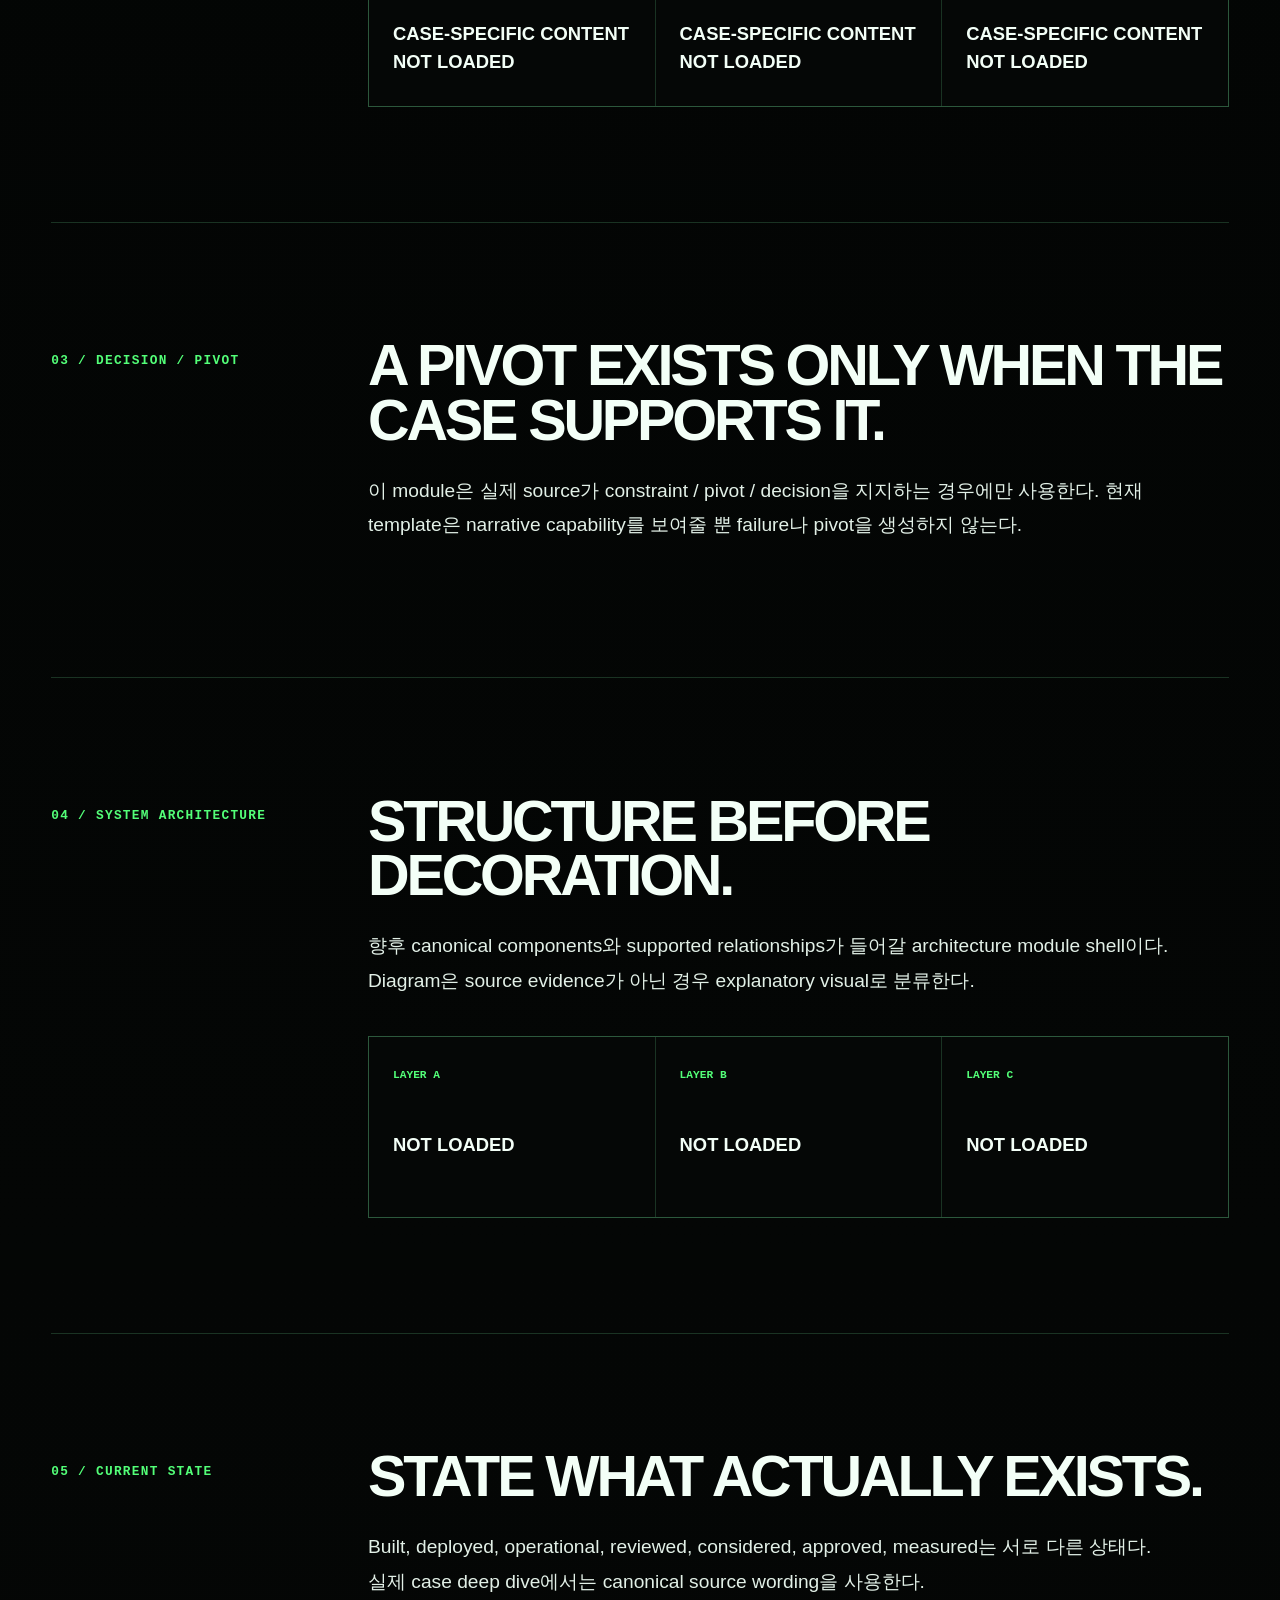
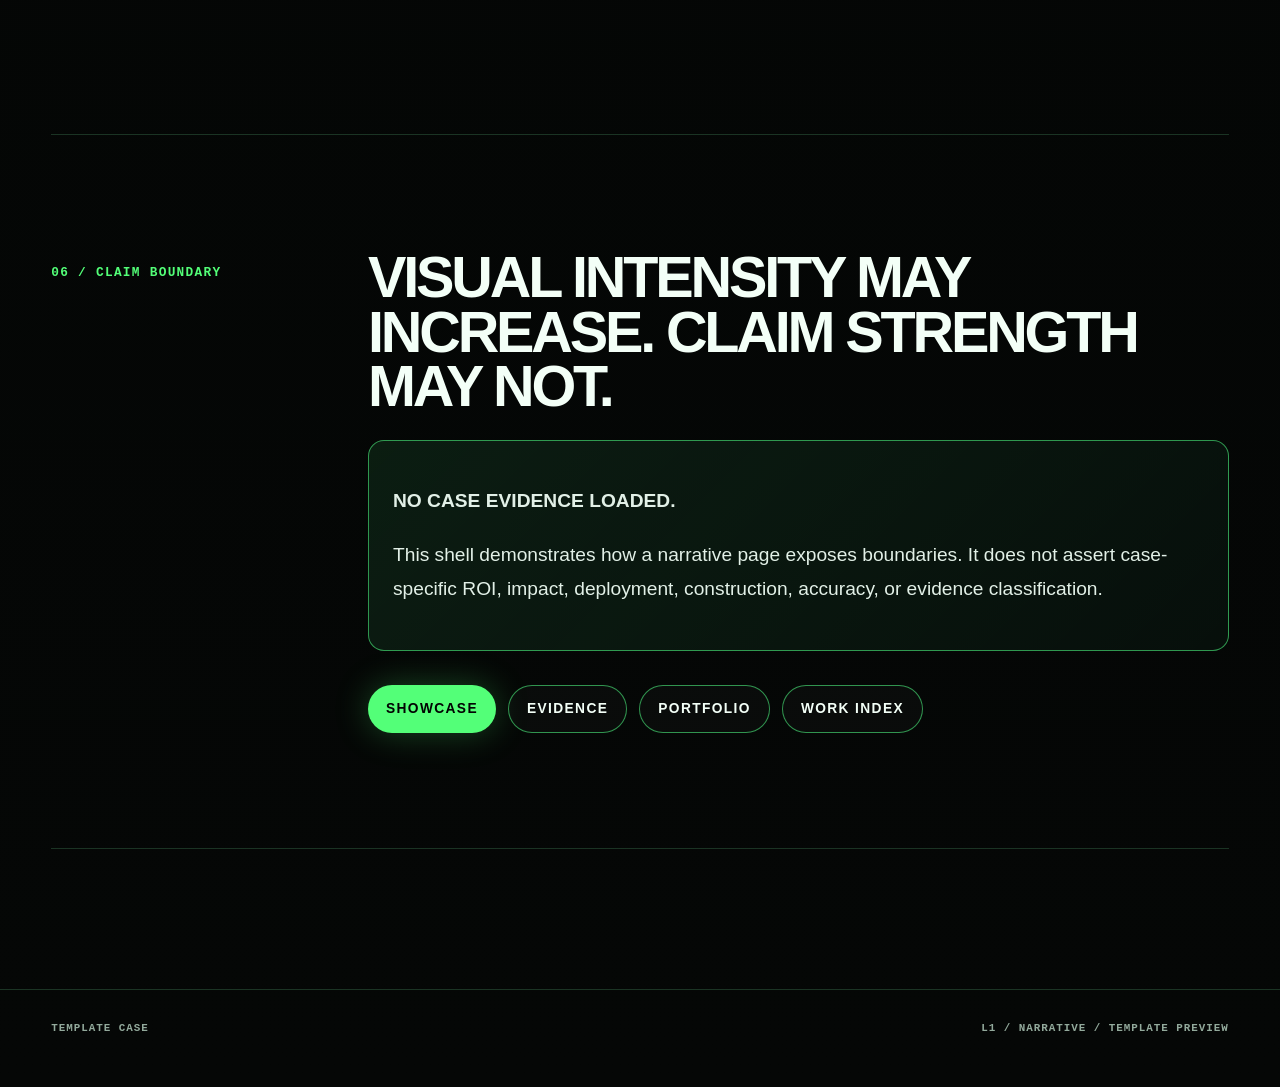
<file: workbench/PORTFOLIO-001/v2/work/_template/index.html>
<!doctype html>
<html lang="ko" data-theme="acid">
<head>
  <meta charset="utf-8">
  <meta name="viewport" content="width=device-width, initial-scale=1">
  <meta name="color-scheme" content="dark">
  <title>MILES — V2 Case Story Shell</title>
  <link rel="stylesheet" href="../../styles.css">
</head>
<body class="page depth-shell depth-l1">
  <a class="skip-link" href="#main">Skip to main content</a>
  <div class="site-atmosphere" aria-hidden="true"></div>

  <nav class="depth-nav" aria-label="Case depth navigation">
    <div class="depth-crumbs">
      <a href="../../">PORTFOLIO</a><i>/</i>
      <a href="../">WORK</a><i>/</i>
      <strong data-case-label>TEMPLATE CASE</strong><i>/</i>
      <strong>L1 CASE STORY</strong>
    </div>
    <div class="depth-actions">
      <span class="depth-chip">CASE STORY SHELL</span>
      <button type="button" class="theme-button" data-theme-set="acid" aria-pressed="true">ACID</button>
      <button type="button" class="theme-button" data-theme-set="gold" aria-pressed="false">GOLD</button>
    </div>
  </nav>

  <main id="main" class="case-shell-main">
    <section class="case-hero-shell reveal" aria-labelledby="case-title">
      <div>
        <p class="shell-label">CASE STORY SHELL / L1 NARRATIVE / TEMPLATE PREVIEW</p>
        <p class="eyebrow" data-case-hint>SHELL / DESIGN VALIDATION</p>
        <h1 id="case-title" data-case-title>CASE STORY TEMPLATE</h1>
        <p class="lead">이 페이지는 실제 promoted case narrative가 아니라 L1의 editorial depth, information rhythm, navigation contract를 검증하기 위한 shell이다.</p>
        <div class="deep-links">
          <a class="cta cta-primary" href="showcase/" data-case-query-link>OPEN SHOWCASE SHELL</a>
          <a class="cta cta-secondary" href="evidence/" data-case-query-link>OPEN DOSSIER SHELL</a>
        </div>
      </div>
      <div class="case-shell-visual" aria-label="Non-evidence case story shell visual">
        <span class="prototype-label" style="position:absolute;top:18px;left:18px;z-index:2">SHELL VISUAL / NON-EVIDENCE</span>
      </div>
    </section>

    <section class="story-section reveal" aria-labelledby="field-reality-title">
      <p class="story-kicker">01 / FIELD REALITY</p>
      <div class="story-body">
        <h2 id="field-reality-title">START WITH THE OPERATING REALITY.</h2>
        <p>여기에는 실제 promoted case의 field reality가 들어가게 된다. 현재 shell에서는 구조와 reading density만 검증하며 특정 WMS/COLD/Inventory 사실을 query parameter로 생성하지 않는다.</p>
      </div>
    </section>

    <section class="story-section reveal" aria-labelledby="problem-response-title">
      <p class="story-kicker">02 / PROBLEM → RESPONSE → RESULT</p>
      <div class="story-body">
        <h2 id="problem-response-title">MAKE THE RESPONSE LEGIBLE.</h2>
        <p>Problem, implemented response, supported current state를 분리해 읽을 수 있는 editorial composition shell이다. “Result”는 measured impact를 자동 의미하지 않는다.</p>
        <div class="story-flow" aria-label="Template-only problem response result structure">
          <div><span>PROBLEM</span><strong>CASE-SPECIFIC CONTENT NOT LOADED</strong></div>
          <div><span>RESPONSE</span><strong>CASE-SPECIFIC CONTENT NOT LOADED</strong></div>
          <div><span>RESULT / STATE</span><strong>CASE-SPECIFIC CONTENT NOT LOADED</strong></div>
        </div>
      </div>
    </section>

    <section class="story-section reveal" aria-labelledby="decision-title">
      <p class="story-kicker">03 / DECISION / PIVOT</p>
      <div class="story-body">
        <h2 id="decision-title">A PIVOT EXISTS ONLY WHEN THE CASE SUPPORTS IT.</h2>
        <p>이 module은 실제 source가 constraint / pivot / decision을 지지하는 경우에만 사용한다. 현재 template은 narrative capability를 보여줄 뿐 failure나 pivot을 생성하지 않는다.</p>
      </div>
    </section>

    <section class="story-section reveal" aria-labelledby="architecture-title">
      <p class="story-kicker">04 / SYSTEM ARCHITECTURE</p>
      <div class="story-body">
        <h2 id="architecture-title">STRUCTURE BEFORE DECORATION.</h2>
        <p>향후 canonical components와 supported relationships가 들어갈 architecture module shell이다. Diagram은 source evidence가 아닌 경우 explanatory visual로 분류한다.</p>
        <div class="story-flow" aria-label="Template-only architecture sequence">
          <div><span>LAYER A</span><strong>NOT LOADED</strong></div>
          <div><span>LAYER B</span><strong>NOT LOADED</strong></div>
          <div><span>LAYER C</span><strong>NOT LOADED</strong></div>
        </div>
      </div>
    </section>

    <section class="story-section reveal" aria-labelledby="current-state-title">
      <p class="story-kicker">05 / CURRENT STATE</p>
      <div class="story-body">
        <h2 id="current-state-title">STATE WHAT ACTUALLY EXISTS.</h2>
        <p>Built, deployed, operational, reviewed, considered, approved, measured는 서로 다른 상태다. 실제 case deep dive에서는 canonical source wording을 사용한다.</p>
      </div>
    </section>

    <section class="story-section reveal" aria-labelledby="claim-boundary-title">
      <p class="story-kicker">06 / CLAIM BOUNDARY</p>
      <div class="story-body">
        <h2 id="claim-boundary-title">VISUAL INTENSITY MAY INCREASE. CLAIM STRENGTH MAY NOT.</h2>
        <div class="claim-boundary-box">
          <p><strong>NO CASE EVIDENCE LOADED.</strong></p>
          <p>This shell demonstrates how a narrative page exposes boundaries. It does not assert case-specific ROI, impact, deployment, construction, accuracy, or evidence classification.</p>
        </div>
        <div class="deep-links">
          <a class="cta cta-primary" href="showcase/" data-case-query-link>SHOWCASE</a>
          <a class="cta cta-secondary" href="evidence/" data-case-query-link>EVIDENCE</a>
          <a class="cta cta-secondary" href="../../">PORTFOLIO</a>
          <a class="cta cta-secondary" href="../">WORK INDEX</a>
        </div>
      </div>
    </section>
  </main>

  <footer class="site-footer">
    <span data-case-label>TEMPLATE CASE</span>
    <span>L1 / NARRATIVE / TEMPLATE PREVIEW</span>
  </footer>
  <script src="../../app.js" defer></script>
</body>
</html>
</file>
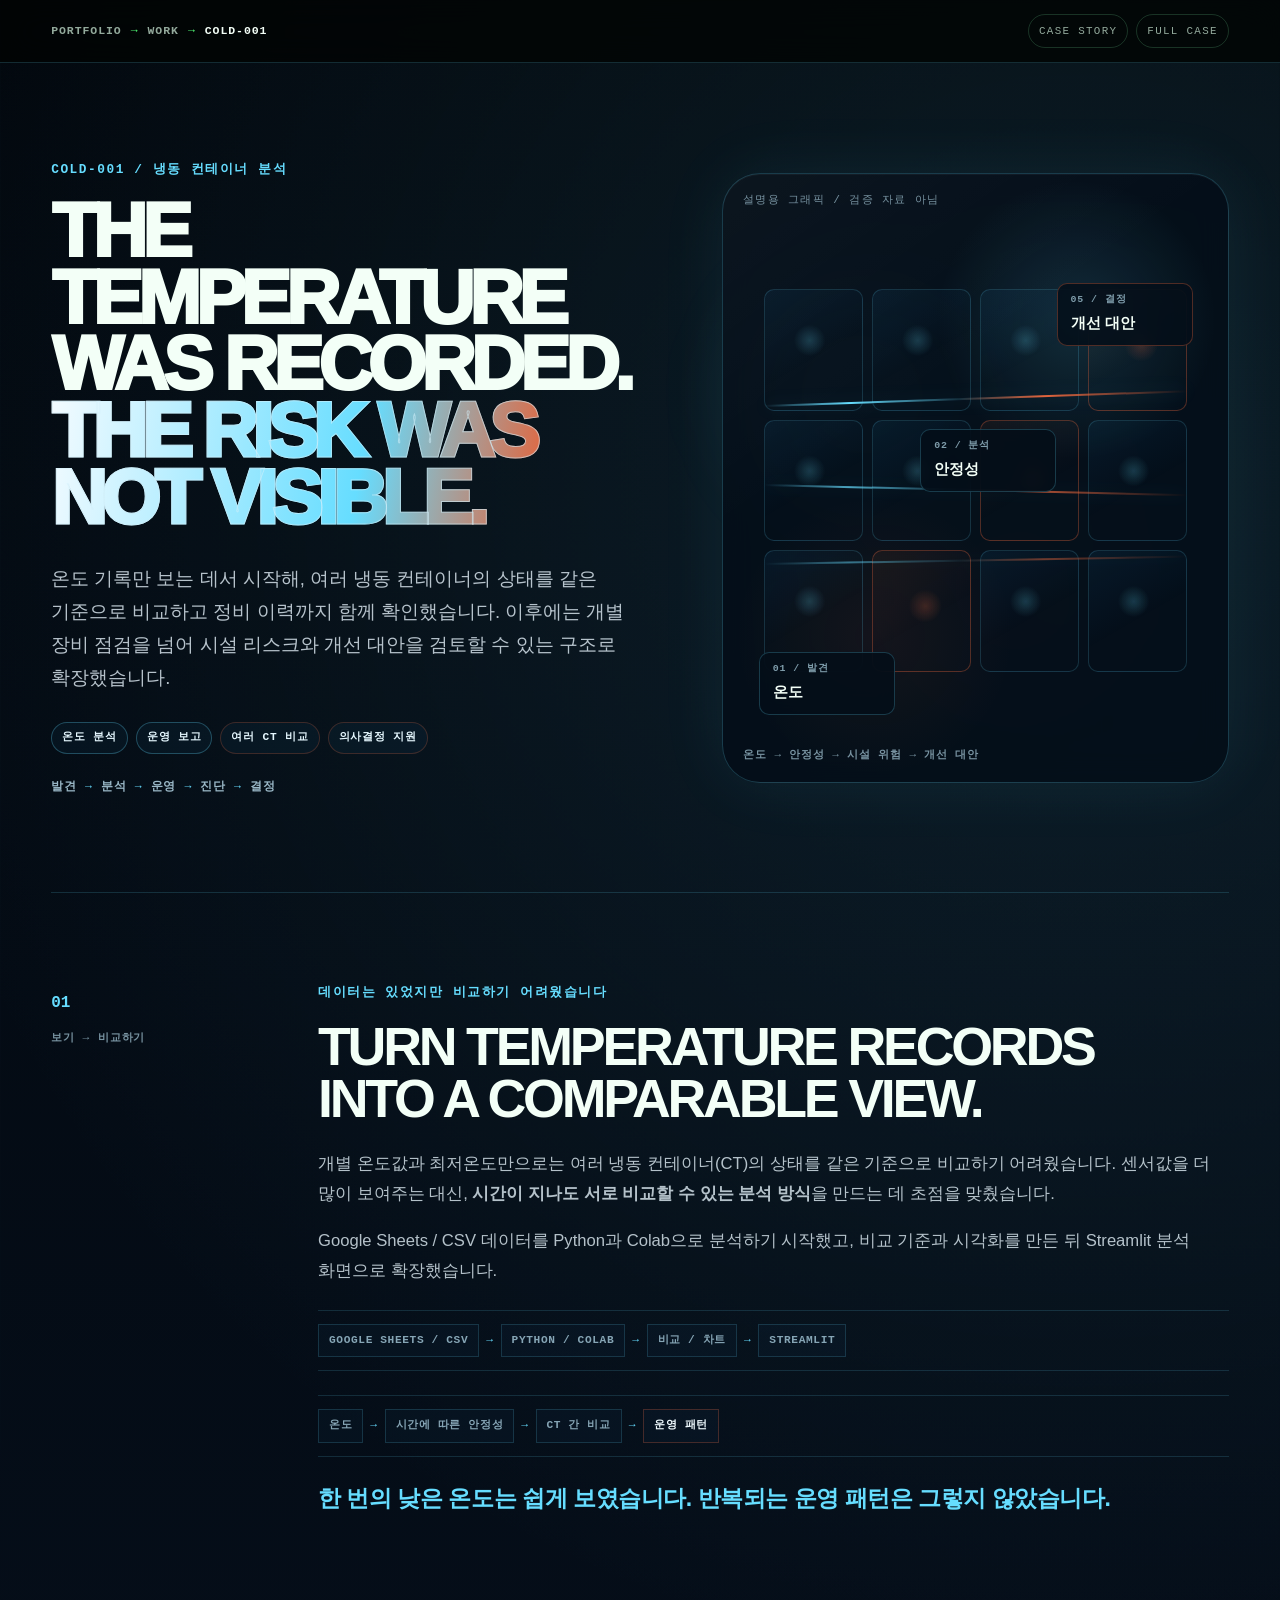
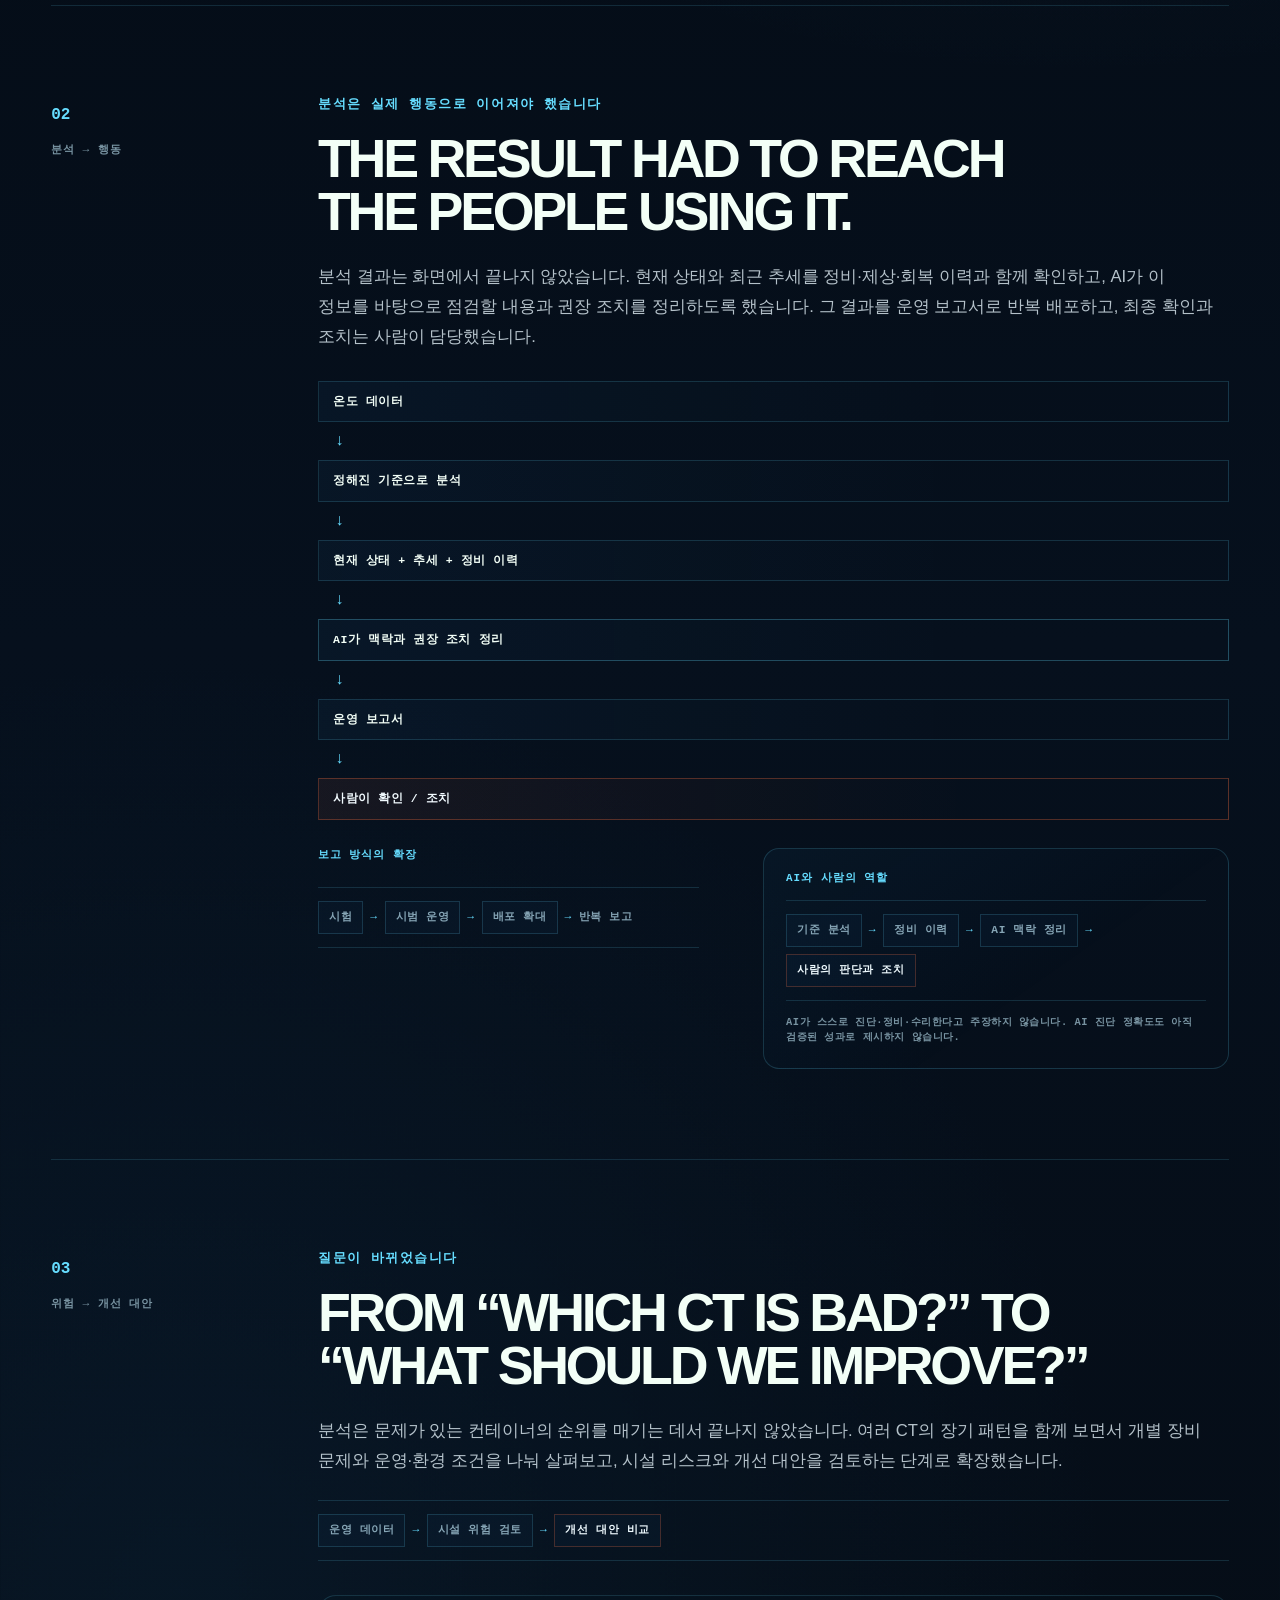
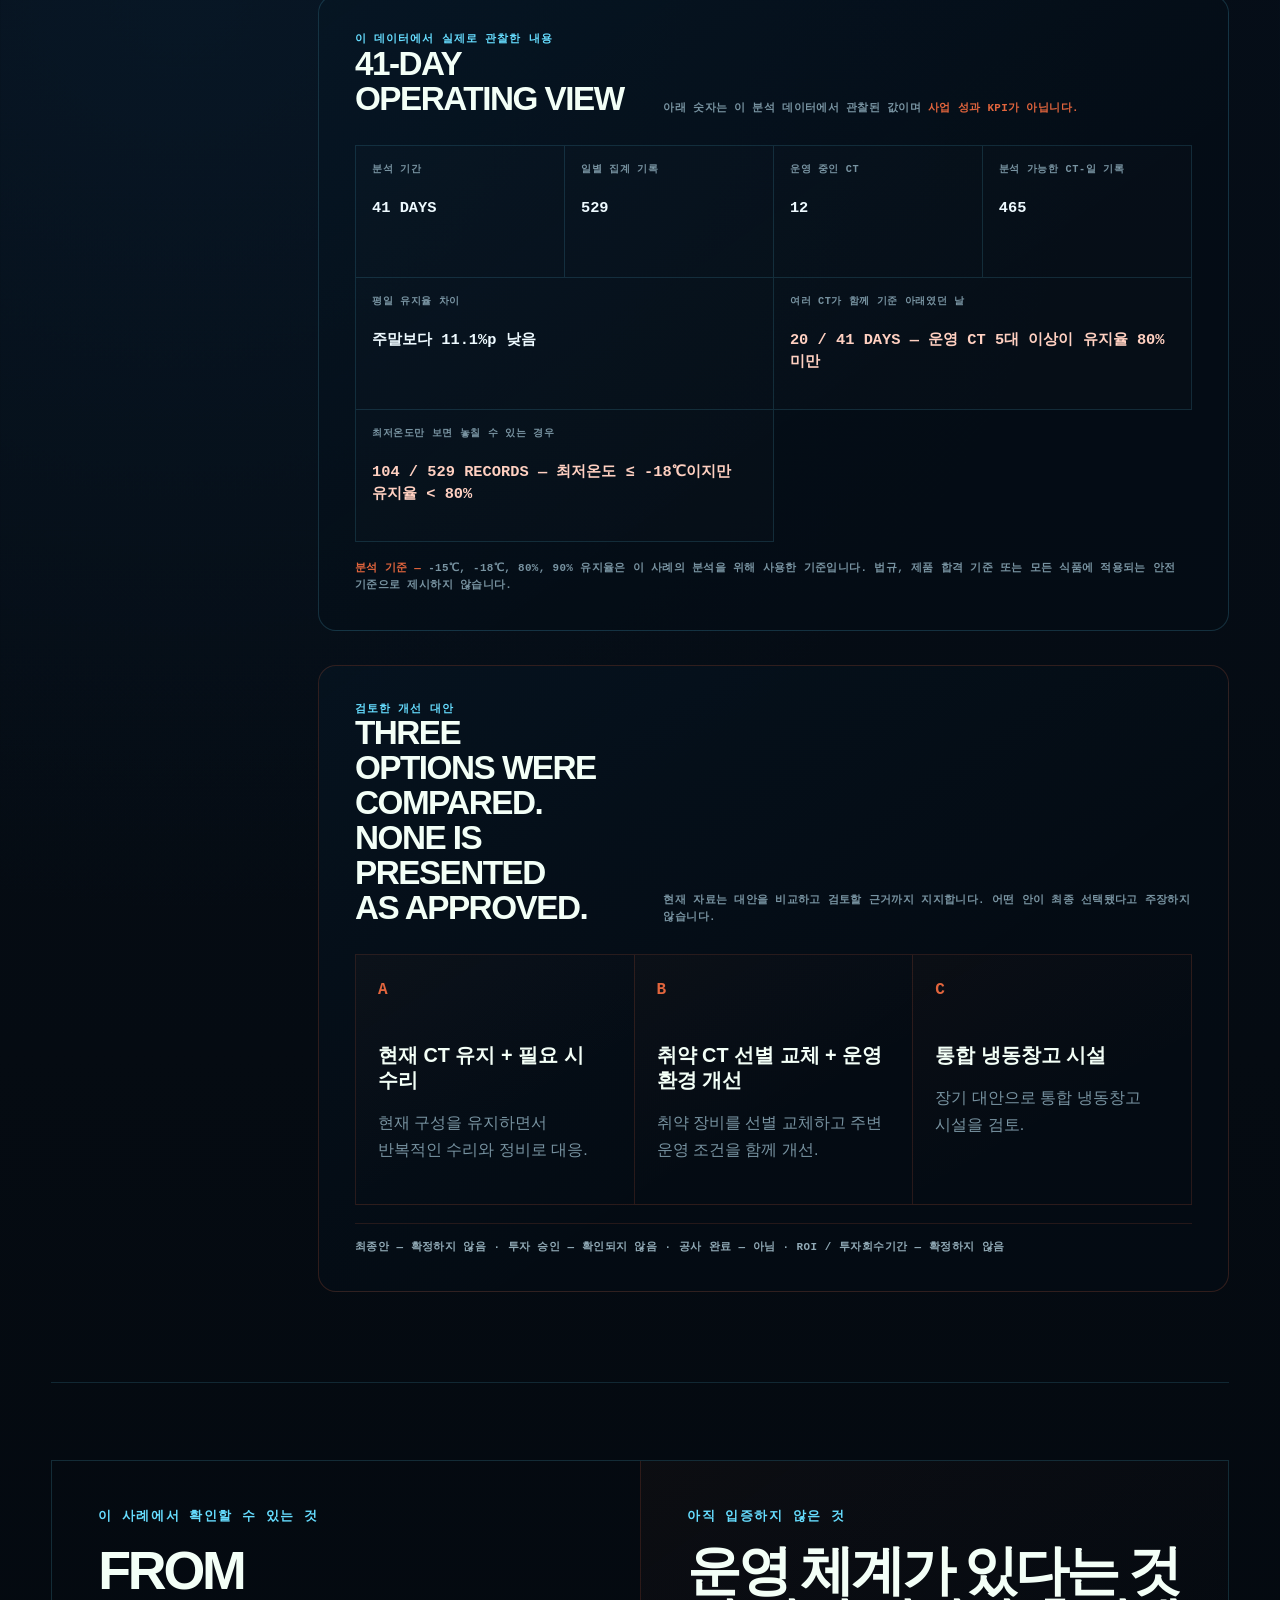
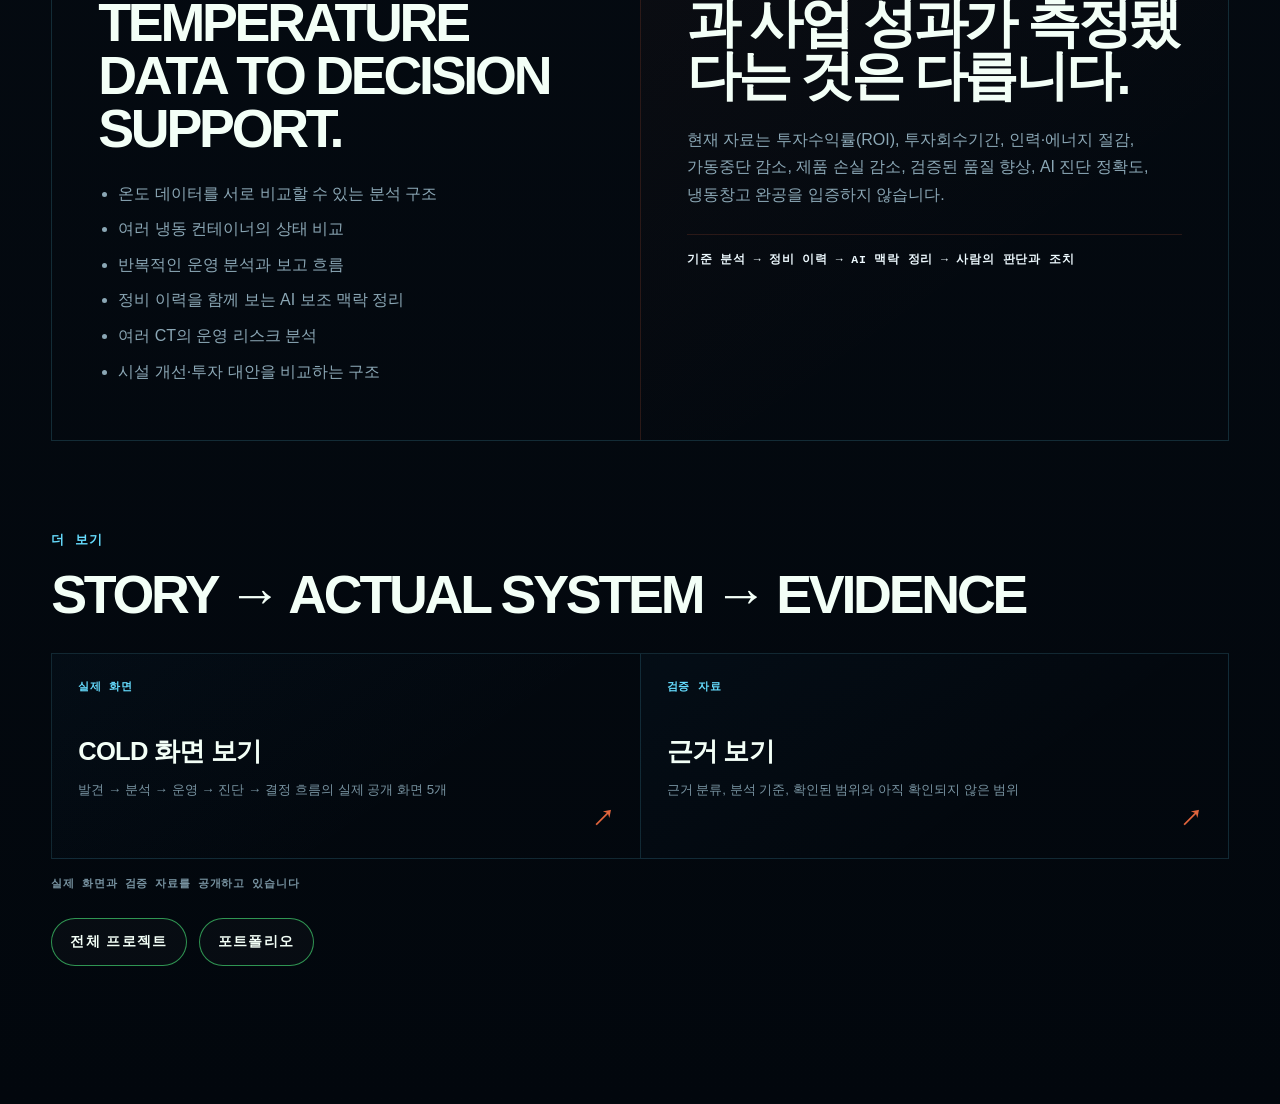
<file: workbench/PORTFOLIO-001/v2/work/cold/index.html>
<!doctype html>
<html lang="ko" data-theme="acid">
<head><meta charset="utf-8" /><meta name="viewport" content="width=device-width, initial-scale=1" /><meta name="color-scheme" content="dark" /><meta name="description" content="COLD-001 case story — temperature measurement, operational intelligence, multi-container risk diagnosis, and engineering decision support." /><title>COLD-001 — PORTFOLIO-001 v2</title><link rel="stylesheet" href="../../styles.css" /><script>document.documentElement.dataset.theme=localStorage.getItem('portfolio-theme')||'acid';</script></head>
<body class="depth-shell depth-l1 page-cold-case"><a class="skip-link" href="#main">Skip to content</a><div class="site-atmosphere" aria-hidden="true"></div>
<nav class="depth-nav cold-depth-nav" aria-label="Case depth navigation"><div class="depth-crumbs"><a href="../../">PORTFOLIO</a><i>→</i><a href="../">WORK</a><i>→</i><strong>COLD-001</strong></div><div class="depth-actions"><span class="depth-chip">CASE STORY</span><span class="depth-chip">FULL CASE</span></div></nav>
<main id="main" class="cold-case-main">
<section class="cold-case-hero" aria-labelledby="cold-title"><div class="cold-hero-copy reveal"><p class="eyebrow">COLD-001 / 냉동 컨테이너 분석</p><h1 id="cold-title"><span>THE TEMPERATURE</span><span>WAS RECORDED.</span><span class="cold-title-signal">THE RISK WAS NOT VISIBLE.</span></h1><p class="cold-hero-lead">온도 기록만 보는 데서 시작해, 여러 냉동 컨테이너의 상태를 같은 기준으로 비교하고 정비 이력까지 함께 확인했습니다. 이후에는 개별 장비 점검을 넘어 시설 리스크와 개선 대안을 검토할 수 있는 구조로 확장했습니다.</p><div class="cold-state-strip" aria-label="COLD case state"><span>온도 분석</span><span>운영 보고</span><span>여러 CT 비교</span><span>의사결정 지원</span></div><div class="cold-arc-line" aria-label="Canonical public arc"><span>발견</span><i>→</i><span>분석</span><i>→</i><span>운영</span><i>→</i><span>진단</span><i>→</i><span>결정</span></div></div><div class="cold-hero-visual reveal" aria-label="Conceptual thermal diagnostic field, not evidence"><span class="prototype-label">설명용 그래픽 / 검증 자료 아님</span><div class="cold-sensor-grid" aria-hidden="true"><i></i><i></i><i></i><i></i><i></i><i></i><i></i><i></i><i></i><i></i><i></i><i></i></div><div class="cold-trace trace-a" aria-hidden="true"></div><div class="cold-trace trace-b" aria-hidden="true"></div><div class="cold-trace trace-c" aria-hidden="true"></div><div class="cold-diagnostic-node node-detect"><small>01 / 발견</small><strong>온도</strong></div><div class="cold-diagnostic-node node-analyze"><small>02 / 분석</small><strong>안정성</strong></div><div class="cold-diagnostic-node node-decide"><small>05 / 결정</small><strong>개선 대안</strong></div><p class="cold-visual-caption">온도 → 안정성 → 시설 위험 → 개선 대안</p></div></section>
<section class="cold-story-section" aria-labelledby="visibility-title"><div class="cold-section-index"><span>01</span><p>보기 → 비교하기</p></div><div class="cold-story-body reveal"><p class="eyebrow">데이터는 있었지만 비교하기 어려웠습니다</p><h2 id="visibility-title">TURN TEMPERATURE RECORDS INTO A COMPARABLE VIEW.</h2><div class="cold-prose"><p>개별 온도값과 최저온도만으로는 여러 냉동 컨테이너(CT)의 상태를 같은 기준으로 비교하기 어려웠습니다. 센서값을 더 많이 보여주는 대신, <strong>시간이 지나도 서로 비교할 수 있는 분석 방식</strong>을 만드는 데 초점을 맞췄습니다.</p><p>Google Sheets / CSV 데이터를 Python과 Colab으로 분석하기 시작했고, 비교 기준과 시각화를 만든 뒤 Streamlit 분석 화면으로 확장했습니다.</p></div><div class="cold-flow" aria-label="Analysis implementation path"><span>GOOGLE SHEETS / CSV</span><i>→</i><span>PYTHON / COLAB</span><i>→</i><span>비교 / 차트</span><i>→</i><span>STREAMLIT</span></div><div class="cold-observation-ladder" aria-label="Observation unit expansion"><span>온도</span><i>→</i><span>시간에 따른 안정성</span><i>→</i><span>CT 간 비교</span><i>→</i><strong>운영 패턴</strong></div><p class="cold-signal-statement">한 번의 낮은 온도는 쉽게 보였습니다. 반복되는 운영 패턴은 그렇지 않았습니다.</p></div></section>
<section class="cold-story-section" aria-labelledby="operate-title"><div class="cold-section-index"><span>02</span><p>분석 → 행동</p></div><div class="cold-story-body reveal"><p class="eyebrow">분석은 실제 행동으로 이어져야 했습니다</p><h2 id="operate-title">THE RESULT HAD TO REACH THE PEOPLE USING IT.</h2><div class="cold-prose"><p>분석 결과는 화면에서 끝나지 않았습니다. 현재 상태와 최근 추세를 정비·제상·회복 이력과 함께 확인하고, AI가 이 정보를 바탕으로 점검할 내용과 권장 조치를 정리하도록 했습니다. 그 결과를 운영 보고서로 반복 배포하고, 최종 확인과 조치는 사람이 담당했습니다.</p></div><div class="cold-intelligence-flow" aria-label="Operational intelligence architecture"><span>온도 데이터</span><i>→</i><span>정해진 기준으로 분석</span><i>→</i><span>현재 상태 + 추세 + 정비 이력</span><i>→</i><span>AI가 맥락과 권장 조치 정리</span><i>→</i><span>운영 보고서</span><i>→</i><strong>사람이 확인 / 조치</strong></div><div class="cold-operating-context"><div><p class="cold-micro-label">보고 방식의 확장</p><div class="cold-flow" aria-label="Operational reporting state"><span>시험</span><i>→</i><span>시범 운영</span><i>→</i><span>배포 확대</span><i>→</i><strong>반복 보고</strong></div></div><div class="cold-human-ai-boundary"><p class="cold-micro-label">AI와 사람의 역할</p><div><span>기준 분석</span><i>→</i><span>정비 이력</span><i>→</i><span>AI 맥락 정리</span><i>→</i><strong>사람의 판단과 조치</strong></div><small>AI가 스스로 진단·정비·수리한다고 주장하지 않습니다. AI 진단 정확도도 아직 검증된 성과로 제시하지 않습니다.</small></div></div></div></section>
<section class="cold-story-section" aria-labelledby="decision-title"><div class="cold-section-index"><span>03</span><p>위험 → 개선 대안</p></div><div class="cold-story-body reveal"><p class="eyebrow">질문이 바뀌었습니다</p><h2 id="decision-title">FROM “WHICH CT IS BAD?” TO “WHAT SHOULD WE IMPROVE?”</h2><div class="cold-prose"><p>분석은 문제가 있는 컨테이너의 순위를 매기는 데서 끝나지 않았습니다. 여러 CT의 장기 패턴을 함께 보면서 개별 장비 문제와 운영·환경 조건을 나눠 살펴보고, 시설 리스크와 개선 대안을 검토하는 단계로 확장했습니다.</p></div><div class="cold-risk-flow" aria-label="Risk to decision flow"><span>운영 데이터</span><i>→</i><span>시설 위험 검토</span><i>→</i><strong>개선 대안 비교</strong></div><section class="cold-observation-module" aria-labelledby="observations-title"><header><div><p class="cold-micro-label">이 데이터에서 실제로 관찰한 내용</p><h3 id="observations-title">41-DAY OPERATING VIEW</h3></div><p class="cold-criteria-note">아래 숫자는 이 분석 데이터에서 관찰된 값이며 <strong>사업 성과 KPI가 아닙니다.</strong></p></header><dl class="cold-observation-grid"><div><dt>분석 기간</dt><dd>41 DAYS</dd></div><div><dt>일별 집계 기록</dt><dd>529</dd></div><div><dt>운영 중인 CT</dt><dd>12</dd></div><div><dt>분석 가능한 CT-일 기록</dt><dd>465</dd></div><div><dt>평일 유지율 차이</dt><dd>주말보다 11.1%p 낮음</dd></div><div><dt>여러 CT가 함께 기준 아래였던 날</dt><dd>20 / 41 DAYS — 운영 CT 5대 이상이 유지율 80% 미만</dd></div><div><dt>최저온도만 보면 놓칠 수 있는 경우</dt><dd>104 / 529 RECORDS — 최저온도 ≤ -18℃이지만 유지율 &lt; 80%</dd></div></dl><p class="cold-criteria-note"><strong>분석 기준 —</strong> -15℃, -18℃, 80%, 90% 유지율은 이 사례의 분석을 위해 사용한 기준입니다. 법규, 제품 합격 기준 또는 모든 식품에 적용되는 안전 기준으로 제시하지 않습니다.</p></section><section class="cold-decision-module" aria-labelledby="options-title"><header><div><p class="cold-micro-label">검토한 개선 대안</p><h3 id="options-title">THREE OPTIONS WERE COMPARED. NONE IS PRESENTED AS APPROVED.</h3></div><p class="cold-criteria-note">현재 자료는 대안을 비교하고 검토할 근거까지 지지합니다. 어떤 안이 최종 선택됐다고 주장하지 않습니다.</p></header><div class="cold-option-grid"><article><span>A</span><strong>현재 CT 유지 + 필요 시 수리</strong><p>현재 구성을 유지하면서 반복적인 수리와 정비로 대응.</p></article><article><span>B</span><strong>취약 CT 선별 교체 + 운영 환경 개선</strong><p>취약 장비를 선별 교체하고 주변 운영 조건을 함께 개선.</p></article><article><span>C</span><strong>통합 냉동창고 시설</strong><p>장기 대안으로 통합 냉동창고 시설을 검토.</p></article></div><p class="cold-investment-boundary">최종안 — 확정하지 않음 · 투자 승인 — 확인되지 않음 · 공사 완료 — 아님 · ROI / 투자회수기간 — 확정하지 않음</p></section></div></section>
<section class="cold-proof-band" aria-label="COLD case proof and boundary"><div><p class="eyebrow">이 사례에서 확인할 수 있는 것</p><h2>FROM TEMPERATURE DATA TO DECISION SUPPORT.</h2><ul><li>온도 데이터를 서로 비교할 수 있는 분석 구조</li><li>여러 냉동 컨테이너의 상태 비교</li><li>반복적인 운영 분석과 보고 흐름</li><li>정비 이력을 함께 보는 AI 보조 맥락 정리</li><li>여러 CT의 운영 리스크 분석</li><li>시설 개선·투자 대안을 비교하는 구조</li></ul></div><div class="cold-boundary-panel"><p class="eyebrow">아직 입증하지 않은 것</p><h2>운영 체계가 있다는 것과 사업 성과가 측정됐다는 것은 다릅니다.</h2><p>현재 자료는 투자수익률(ROI), 투자회수기간, 인력·에너지 절감, 가동중단 감소, 제품 손실 감소, 검증된 품질 향상, AI 진단 정확도, 냉동창고 완공을 입증하지 않습니다.</p><p class="cold-boundary-principle">기준 분석 → 정비 이력 → AI 맥락 정리 → 사람의 판단과 조치</p></div></section>
<section class="cold-next-depth" aria-labelledby="next-depth-title"><p class="eyebrow">더 보기</p><h2 id="next-depth-title">STORY → ACTUAL SYSTEM → EVIDENCE</h2><div class="cold-next-grid"><a class="cold-next-card" href="showcase/"><span>실제 화면</span><strong>COLD 화면 보기</strong><small>발견 → 분석 → 운영 → 진단 → 결정 흐름의 실제 공개 화면 5개</small><b>↗</b></a><a class="cold-next-card" href="evidence/"><span>검증 자료</span><strong>근거 보기</strong><small>근거 분류, 분석 기준, 확인된 범위와 아직 확인되지 않은 범위</small><b>↗</b></a></div><p class="cold-boundary-note">실제 화면과 검증 자료를 공개하고 있습니다</p><div class="cold-back-links"><a class="cta cta-secondary" href="../">전체 프로젝트</a><a class="cta cta-secondary" href="../../">포트폴리오</a></div></section>
</main><script src="../../app.js"></script></body></html>
</file>
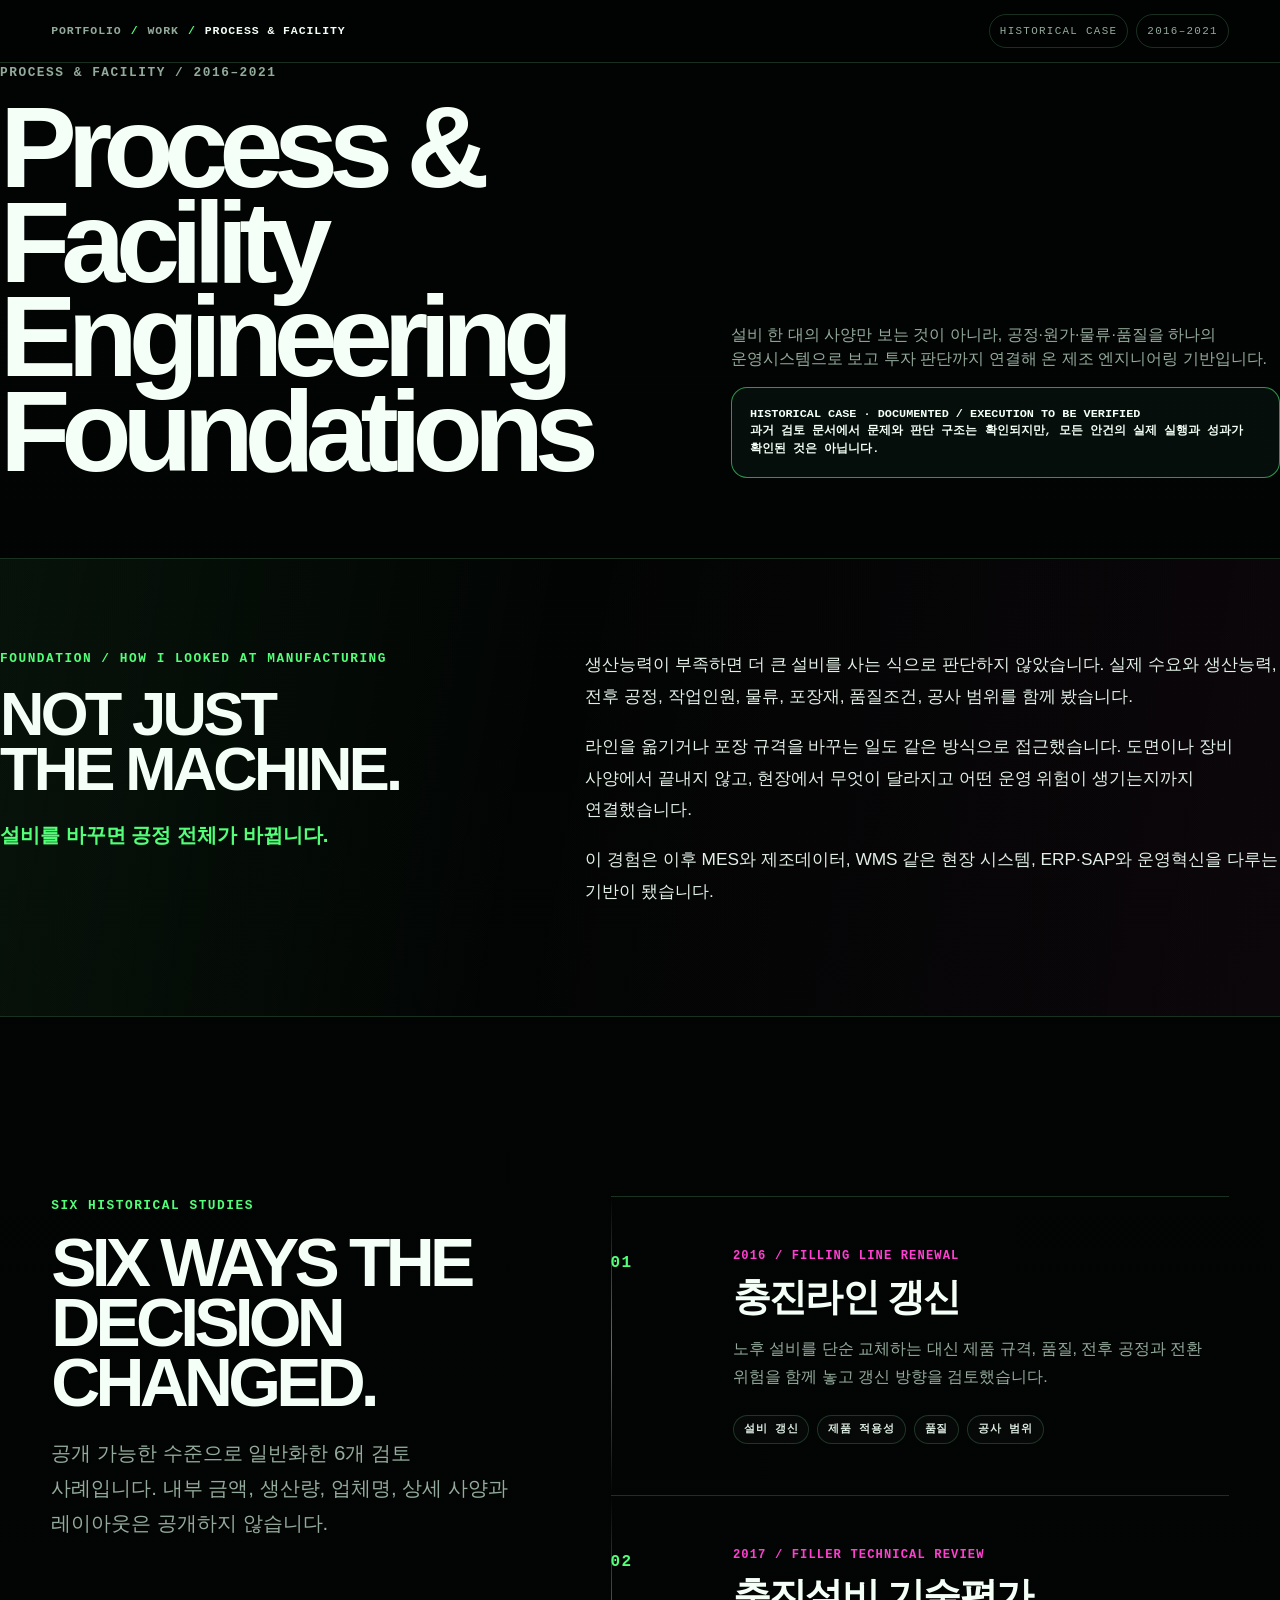
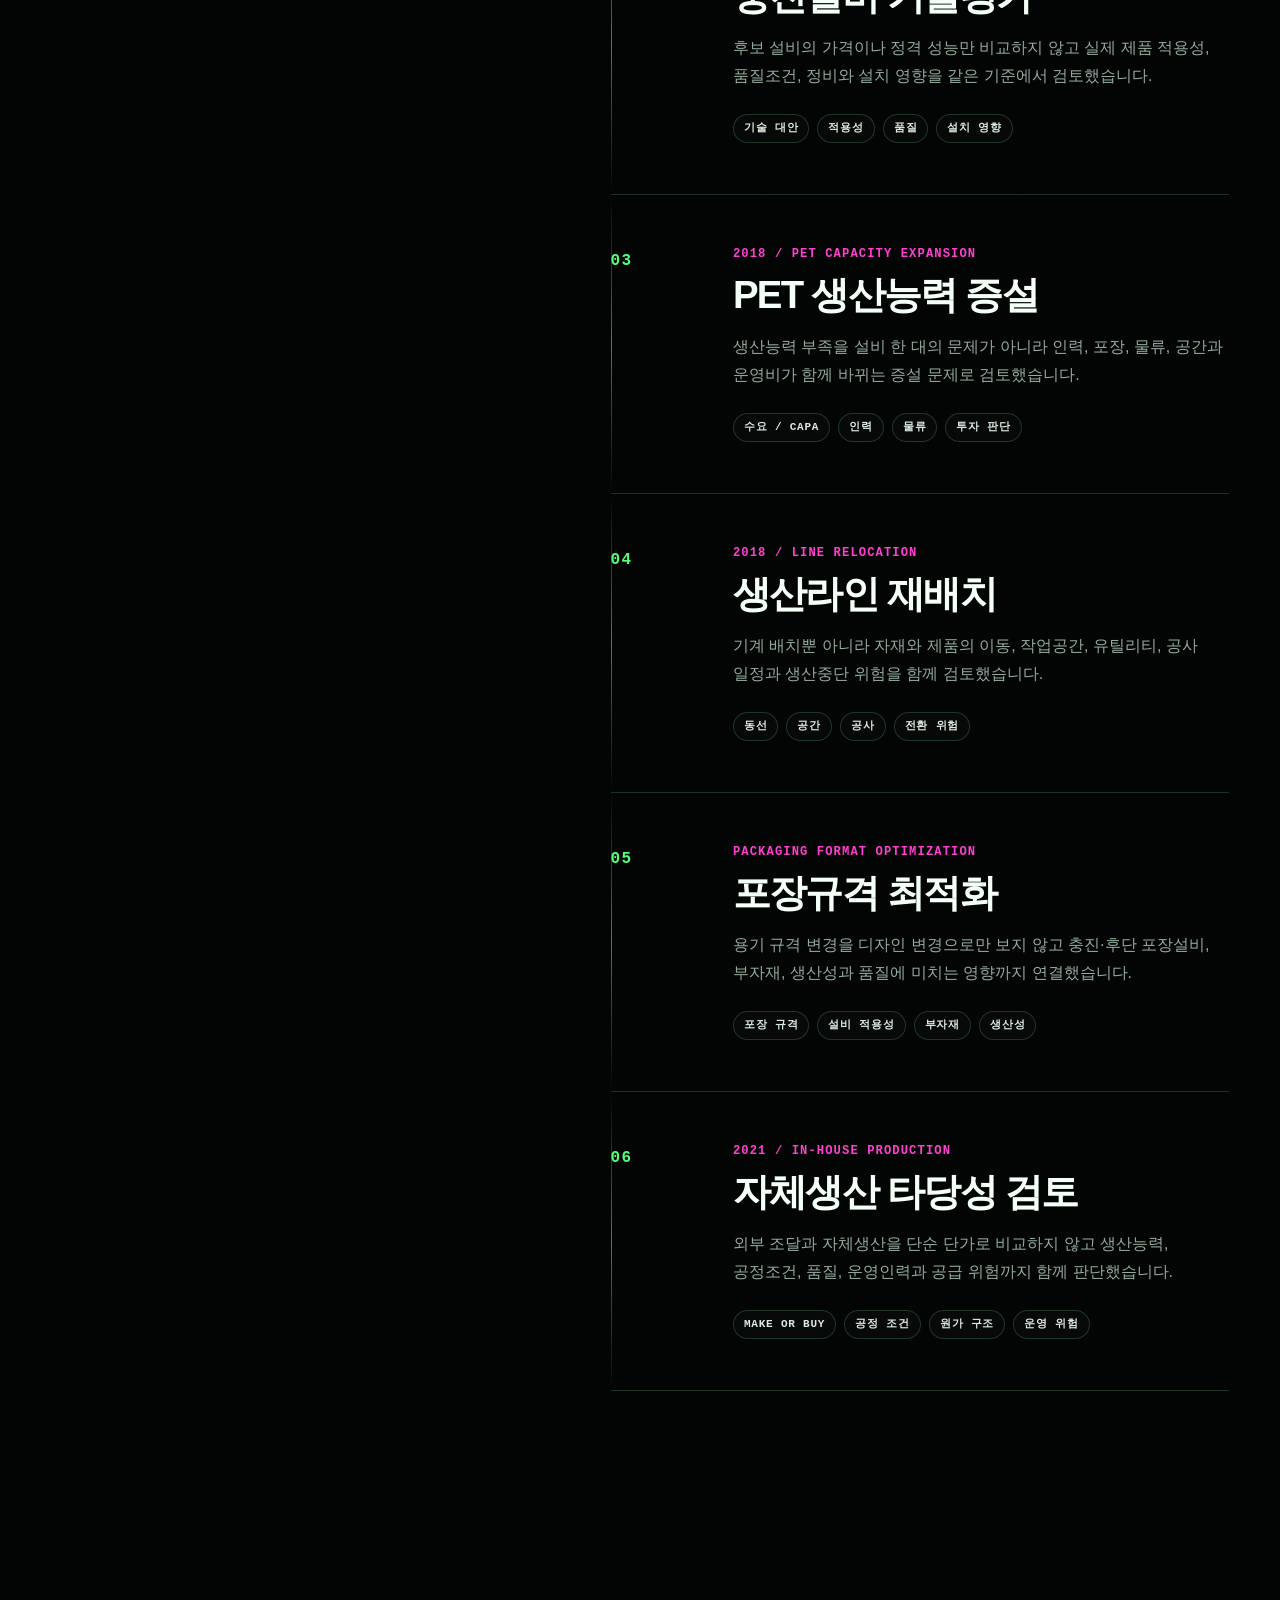
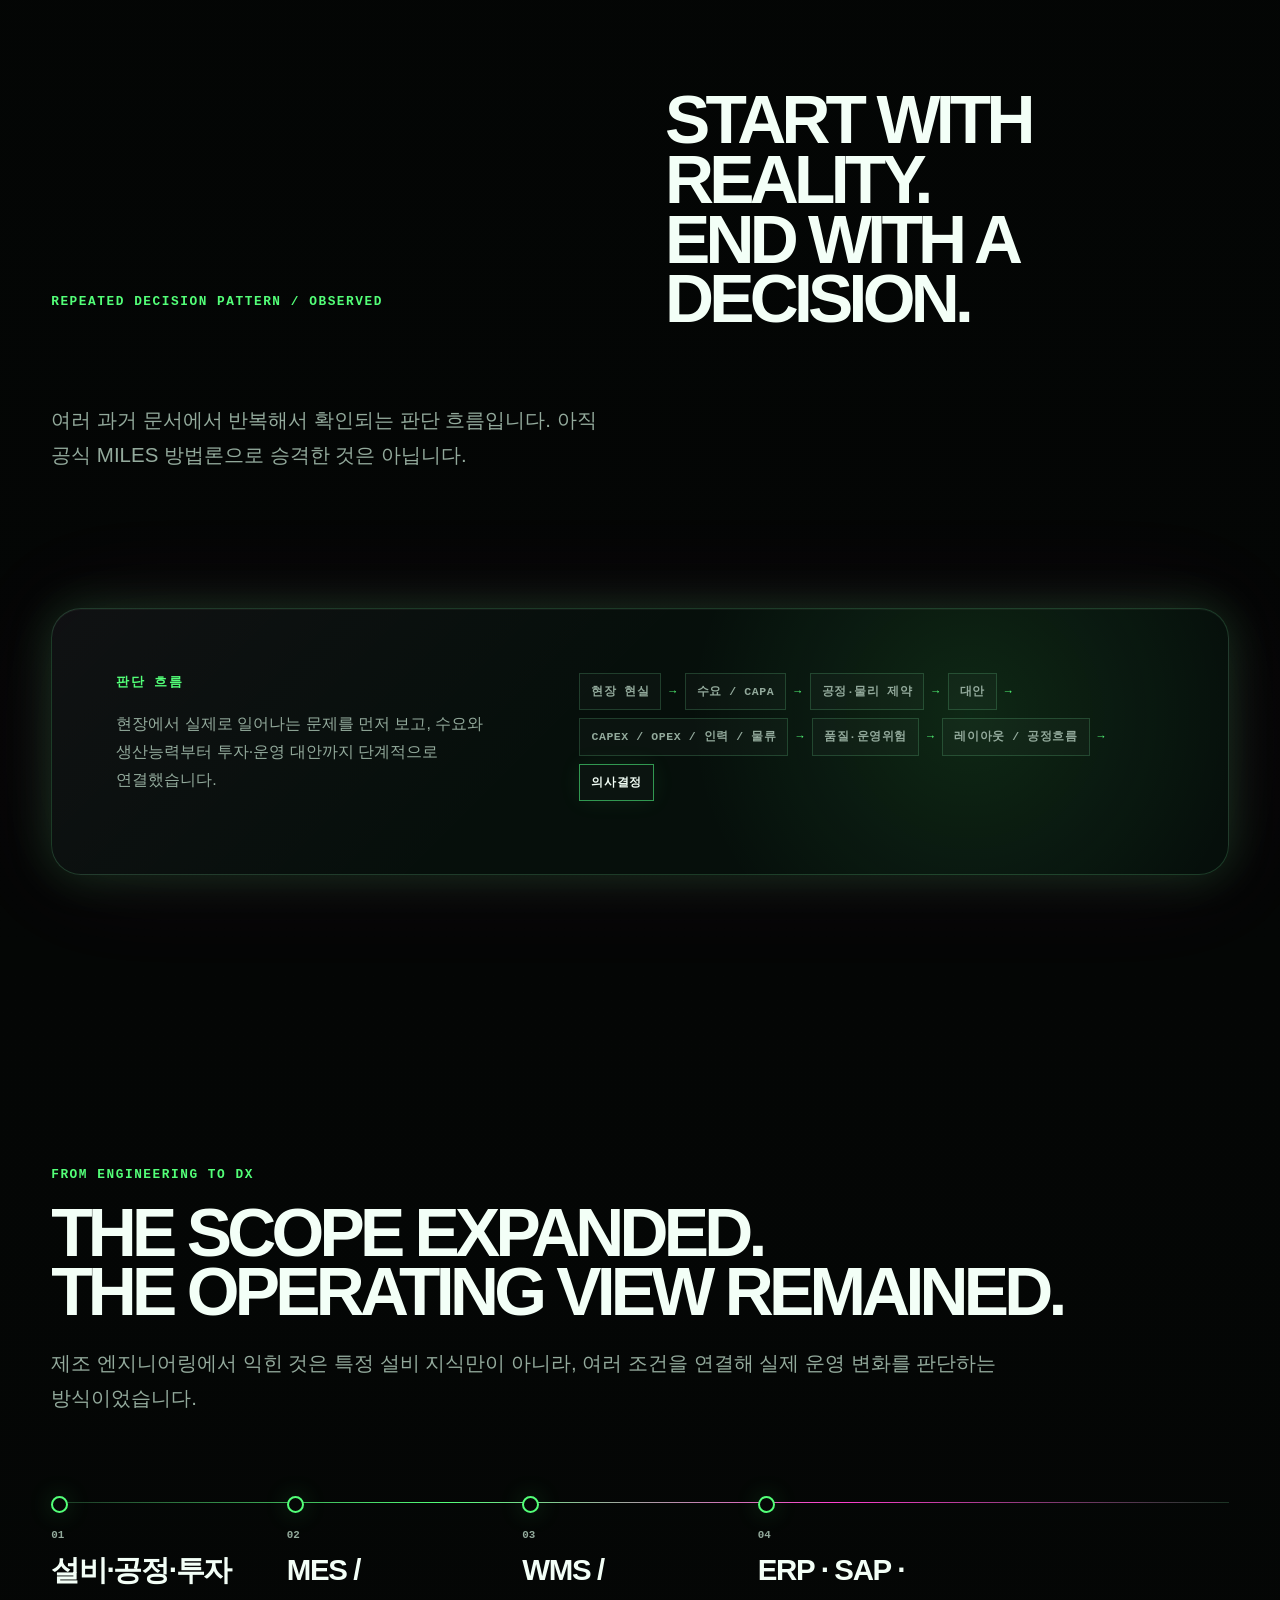
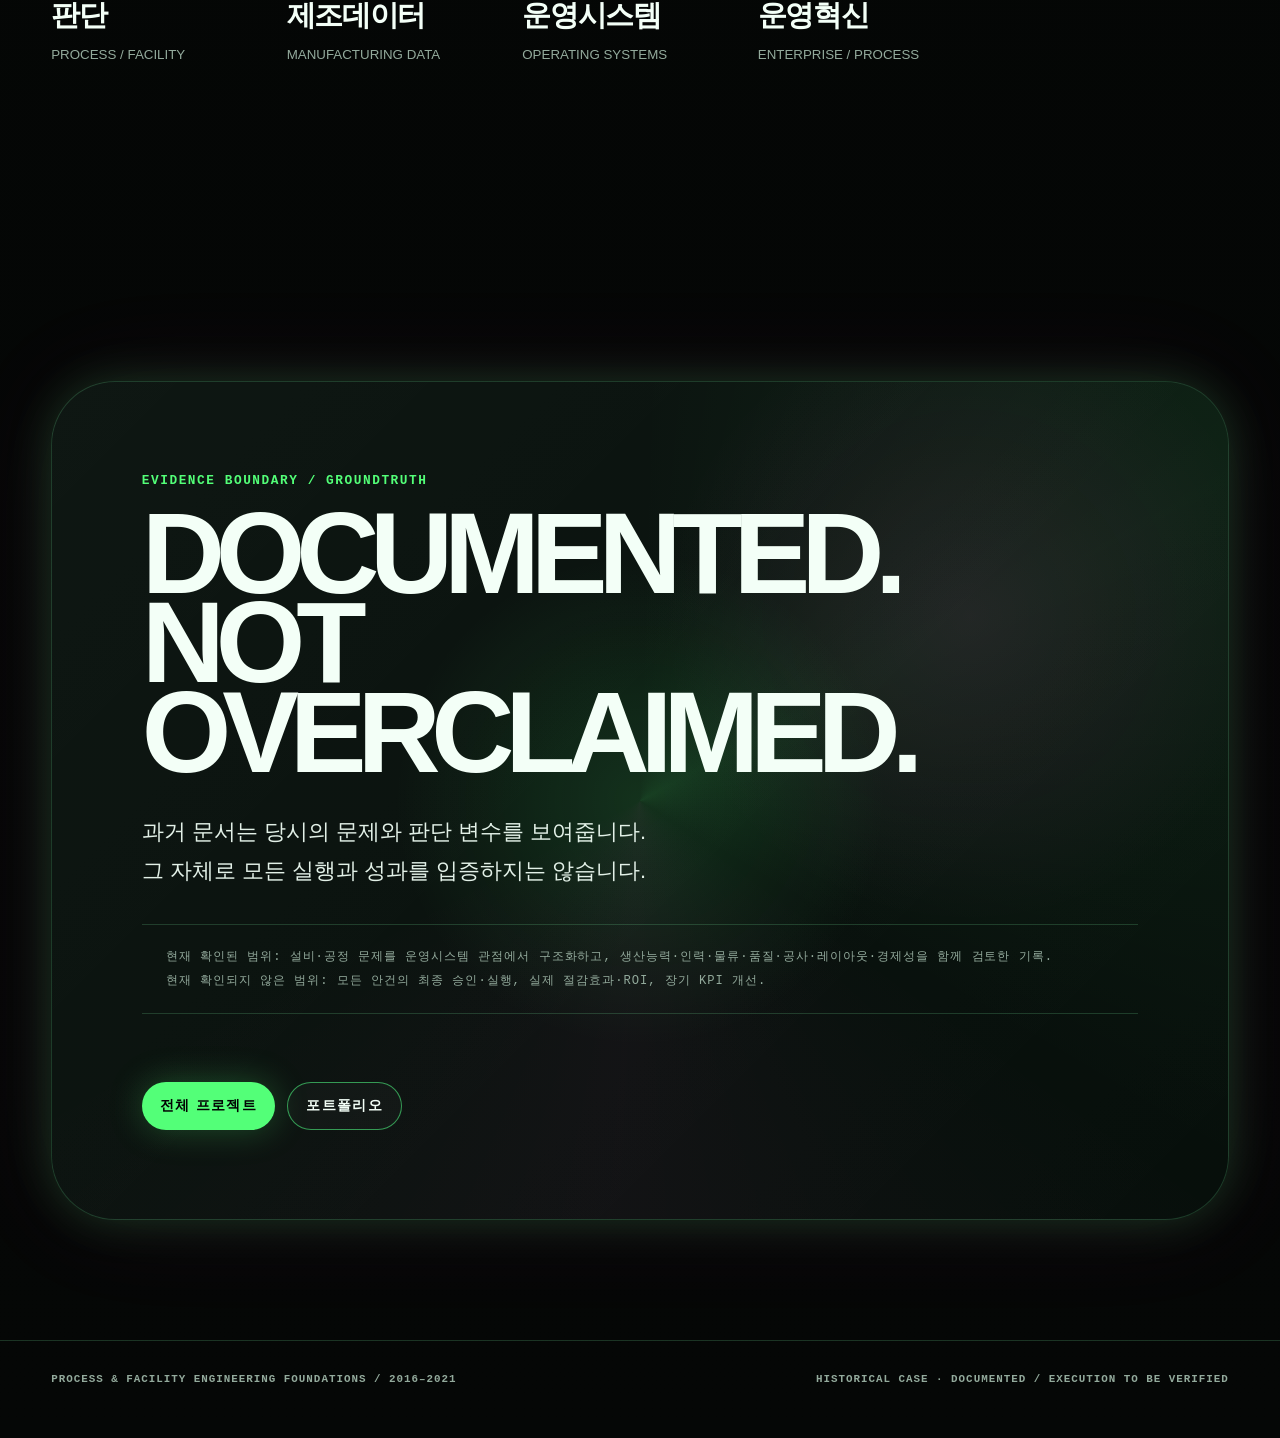
<file: workbench/PORTFOLIO-001/v2/work/process-facility/index.html>
<!doctype html>
<html lang="ko" data-theme="acid">
<head>
  <meta charset="utf-8">
  <meta name="viewport" content="width=device-width, initial-scale=1">
  <meta name="color-scheme" content="dark">
  <meta name="description" content="Process & Facility Engineering Foundations — 2016–2021 historical manufacturing engineering case, documented from public-safe GROUNDTRUTH records.">
  <title>OH SEUNGHOON — Process &amp; Facility Engineering Foundations</title>
  <link rel="stylesheet" href="../../styles.css">
</head>
<body class="page depth-shell depth-l1 page-process-facility">
  <a class="skip-link" href="#main">Skip to main content</a>
  <div class="site-atmosphere" aria-hidden="true"></div>

  <nav class="depth-nav" aria-label="Case navigation">
    <div class="depth-crumbs"><a href="../../">PORTFOLIO</a><i>/</i><a href="../">WORK</a><i>/</i><strong>PROCESS &amp; FACILITY</strong></div>
    <div class="depth-actions"><span class="depth-chip">HISTORICAL CASE</span><span class="depth-chip">2016–2021</span></div>
  </nav>

  <main id="main">
    <section class="index-hero reveal" aria-labelledby="case-title">
      <div>
        <p class="eyebrow">PROCESS &amp; FACILITY / 2016–2021</p>
        <h1 id="case-title">Process &amp; Facility<br>Engineering Foundations</h1>
      </div>
      <div>
        <p>설비 한 대의 사양만 보는 것이 아니라, 공정·원가·물류·품질을 하나의 운영시스템으로 보고 투자 판단까지 연결해 온 제조 엔지니어링 기반입니다.</p>
        <div class="working-depth-note">HISTORICAL CASE · DOCUMENTED / EXECUTION TO BE VERIFIED<br>과거 검토 문서에서 문제와 판단 구조는 확인되지만, 모든 안건의 실제 실행과 성과가 확인된 것은 아닙니다.</div>
      </div>
    </section>

    <section class="profile-band reveal" aria-labelledby="foundation-title">
      <div class="profile-heading">
        <p class="eyebrow">FOUNDATION / HOW I LOOKED AT MANUFACTURING</p>
        <h2 id="foundation-title">NOT JUST<br>THE MACHINE.</h2>
        <p class="profile-signal">설비를 바꾸면 공정 전체가 바뀝니다.</p>
      </div>
      <div class="profile-copy">
        <p>생산능력이 부족하면 더 큰 설비를 사는 식으로 판단하지 않았습니다. 실제 수요와 생산능력, 전후 공정, 작업인원, 물류, 포장재, 품질조건, 공사 범위를 함께 봤습니다.</p>
        <p>라인을 옮기거나 포장 규격을 바꾸는 일도 같은 방식으로 접근했습니다. 도면이나 장비 사양에서 끝내지 않고, 현장에서 무엇이 달라지고 어떤 운영 위험이 생기는지까지 연결했습니다.</p>
        <p>이 경험은 이후 MES와 제조데이터, WMS 같은 현장 시스템, ERP·SAP와 운영혁신을 다루는 기반이 됐습니다.</p>
      </div>
    </section>

    <section class="capability section-shell" aria-labelledby="cases-title">
      <div class="section-intro reveal">
        <p class="eyebrow">SIX HISTORICAL STUDIES</p>
        <h2 id="cases-title">SIX WAYS THE<br>DECISION CHANGED.</h2>
        <p>공개 가능한 수준으로 일반화한 6개 검토 사례입니다. 내부 금액, 생산량, 업체명, 상세 사양과 레이아웃은 공개하지 않습니다.</p>
      </div>
      <ol class="strength-field" aria-label="Six historical manufacturing engineering studies">
        <li class="strength-node reveal"><span class="strength-number">01</span><div class="strength-body"><p class="strength-kicker">2016 / FILLING LINE RENEWAL</p><h3>충진라인 갱신</h3><p>노후 설비를 단순 교체하는 대신 제품 규격, 품질, 전후 공정과 전환 위험을 함께 놓고 갱신 방향을 검토했습니다.</p><div class="strength-micro"><span>설비 갱신</span><span>제품 적용성</span><span>품질</span><span>공사 범위</span></div></div></li>
        <li class="strength-node reveal"><span class="strength-number">02</span><div class="strength-body"><p class="strength-kicker">2017 / FILLER TECHNICAL REVIEW</p><h3>충진설비 기술평가</h3><p>후보 설비의 가격이나 정격 성능만 비교하지 않고 실제 제품 적용성, 품질조건, 정비와 설치 영향을 같은 기준에서 검토했습니다.</p><div class="strength-micro"><span>기술 대안</span><span>적용성</span><span>품질</span><span>설치 영향</span></div></div></li>
        <li class="strength-node reveal"><span class="strength-number">03</span><div class="strength-body"><p class="strength-kicker">2018 / PET CAPACITY EXPANSION</p><h3>PET 생산능력 증설</h3><p>생산능력 부족을 설비 한 대의 문제가 아니라 인력, 포장, 물류, 공간과 운영비가 함께 바뀌는 증설 문제로 검토했습니다.</p><div class="strength-micro"><span>수요 / CAPA</span><span>인력</span><span>물류</span><span>투자 판단</span></div></div></li>
        <li class="strength-node reveal"><span class="strength-number">04</span><div class="strength-body"><p class="strength-kicker">2018 / LINE RELOCATION</p><h3>생산라인 재배치</h3><p>기계 배치뿐 아니라 자재와 제품의 이동, 작업공간, 유틸리티, 공사 일정과 생산중단 위험을 함께 검토했습니다.</p><div class="strength-micro"><span>동선</span><span>공간</span><span>공사</span><span>전환 위험</span></div></div></li>
        <li class="strength-node reveal"><span class="strength-number">05</span><div class="strength-body"><p class="strength-kicker">PACKAGING FORMAT OPTIMIZATION</p><h3>포장규격 최적화</h3><p>용기 규격 변경을 디자인 변경으로만 보지 않고 충진·후단 포장설비, 부자재, 생산성과 품질에 미치는 영향까지 연결했습니다.</p><div class="strength-micro"><span>포장 규격</span><span>설비 적용성</span><span>부자재</span><span>생산성</span></div></div></li>
        <li class="strength-node reveal"><span class="strength-number">06</span><div class="strength-body"><p class="strength-kicker">2021 / IN-HOUSE PRODUCTION</p><h3>자체생산 타당성 검토</h3><p>외부 조달과 자체생산을 단순 단가로 비교하지 않고 생산능력, 공정조건, 품질, 운영인력과 공급 위험까지 함께 판단했습니다.</p><div class="strength-micro"><span>MAKE OR BUY</span><span>공정 조건</span><span>원가 구조</span><span>운영 위험</span></div></div></li>
      </ol>
    </section>

    <section class="work-spectrum section-shell" aria-labelledby="decision-title">
      <div class="section-intro reveal">
        <p class="eyebrow">REPEATED DECISION PATTERN / OBSERVED</p>
        <h2 id="decision-title">START WITH REALITY.<br>END WITH A DECISION.</h2>
        <p>여러 과거 문서에서 반복해서 확인되는 판단 흐름입니다. 아직 공식 MILES 방법론으로 승격한 것은 아닙니다.</p>
      </div>
      <div class="worklog-layer reveal">
        <div><p class="eyebrow">판단 흐름</p><p>현장에서 실제로 일어나는 문제를 먼저 보고, 수요와 생산능력부터 투자·운영 대안까지 단계적으로 연결했습니다.</p></div>
        <div class="worklog-flow" aria-label="Historical manufacturing decision pattern"><span>현장 현실</span><i>→</i><span>수요 / CAPA</span><i>→</i><span>공정·물리 제약</span><i>→</i><span>대안</span><i>→</i><span>CAPEX / OPEX / 인력 / 물류</span><i>→</i><span>품질·운영위험</span><i>→</i><span>레이아웃 / 공정흐름</span><i>→</i><strong>의사결정</strong></div>
      </div>
    </section>

    <section class="evolution section-shell" aria-labelledby="connection-title">
      <header class="section-intro reveal">
        <p class="eyebrow">FROM ENGINEERING TO DX</p>
        <h2 id="connection-title">THE SCOPE EXPANDED.<br>THE OPERATING VIEW REMAINED.</h2>
        <p>제조 엔지니어링에서 익힌 것은 특정 설비 지식만이 아니라, 여러 조건을 연결해 실제 운영 변화를 판단하는 방식이었습니다.</p>
      </header>
      <div class="evolution-track compact-track reveal" aria-label="Connection from manufacturing engineering to current DX work">
        <div><span>01</span><strong>설비·공정·투자 판단</strong><small>PROCESS / FACILITY</small></div>
        <div><span>02</span><strong>MES / 제조데이터</strong><small>MANUFACTURING DATA</small></div>
        <div><span>03</span><strong>WMS / 운영시스템</strong><small>OPERATING SYSTEMS</small></div>
        <div><span>04</span><strong>ERP · SAP · 운영혁신</strong><small>ENTERPRISE / PROCESS</small></div>
      </div>
    </section>

    <section class="method section-shell" aria-labelledby="boundary-title">
      <div class="method-field method-personal reveal">
        <p class="eyebrow">EVIDENCE BOUNDARY / GROUNDTRUTH</p>
        <div class="method-identity">
          <h2 id="boundary-title">DOCUMENTED.<br>NOT OVERCLAIMED.</h2>
          <p class="method-korean">과거 문서는 당시의 문제와 판단 변수를 보여줍니다.<br>그 자체로 모든 실행과 성과를 입증하지는 않습니다.</p>
        </div>
        <div class="truth-contract"><p>현재 확인된 범위: 설비·공정 문제를 운영시스템 관점에서 구조화하고, 생산능력·인력·물류·품질·공사·레이아웃·경제성을 함께 검토한 기록.</p><p>현재 확인되지 않은 범위: 모든 안건의 최종 승인·실행, 실제 절감효과·ROI, 장기 KPI 개선.</p></div>
        <div class="hero-actions"><a class="cta cta-primary" href="../">전체 프로젝트</a><a class="cta cta-secondary" href="../../">포트폴리오</a></div>
      </div>
    </section>
  </main>

  <footer class="site-footer"><span>PROCESS &amp; FACILITY ENGINEERING FOUNDATIONS / 2016–2021</span><span>HISTORICAL CASE · DOCUMENTED / EXECUTION TO BE VERIFIED</span></footer>
  <script src="../../app.js" defer></script>
</body>
</html>
</file>
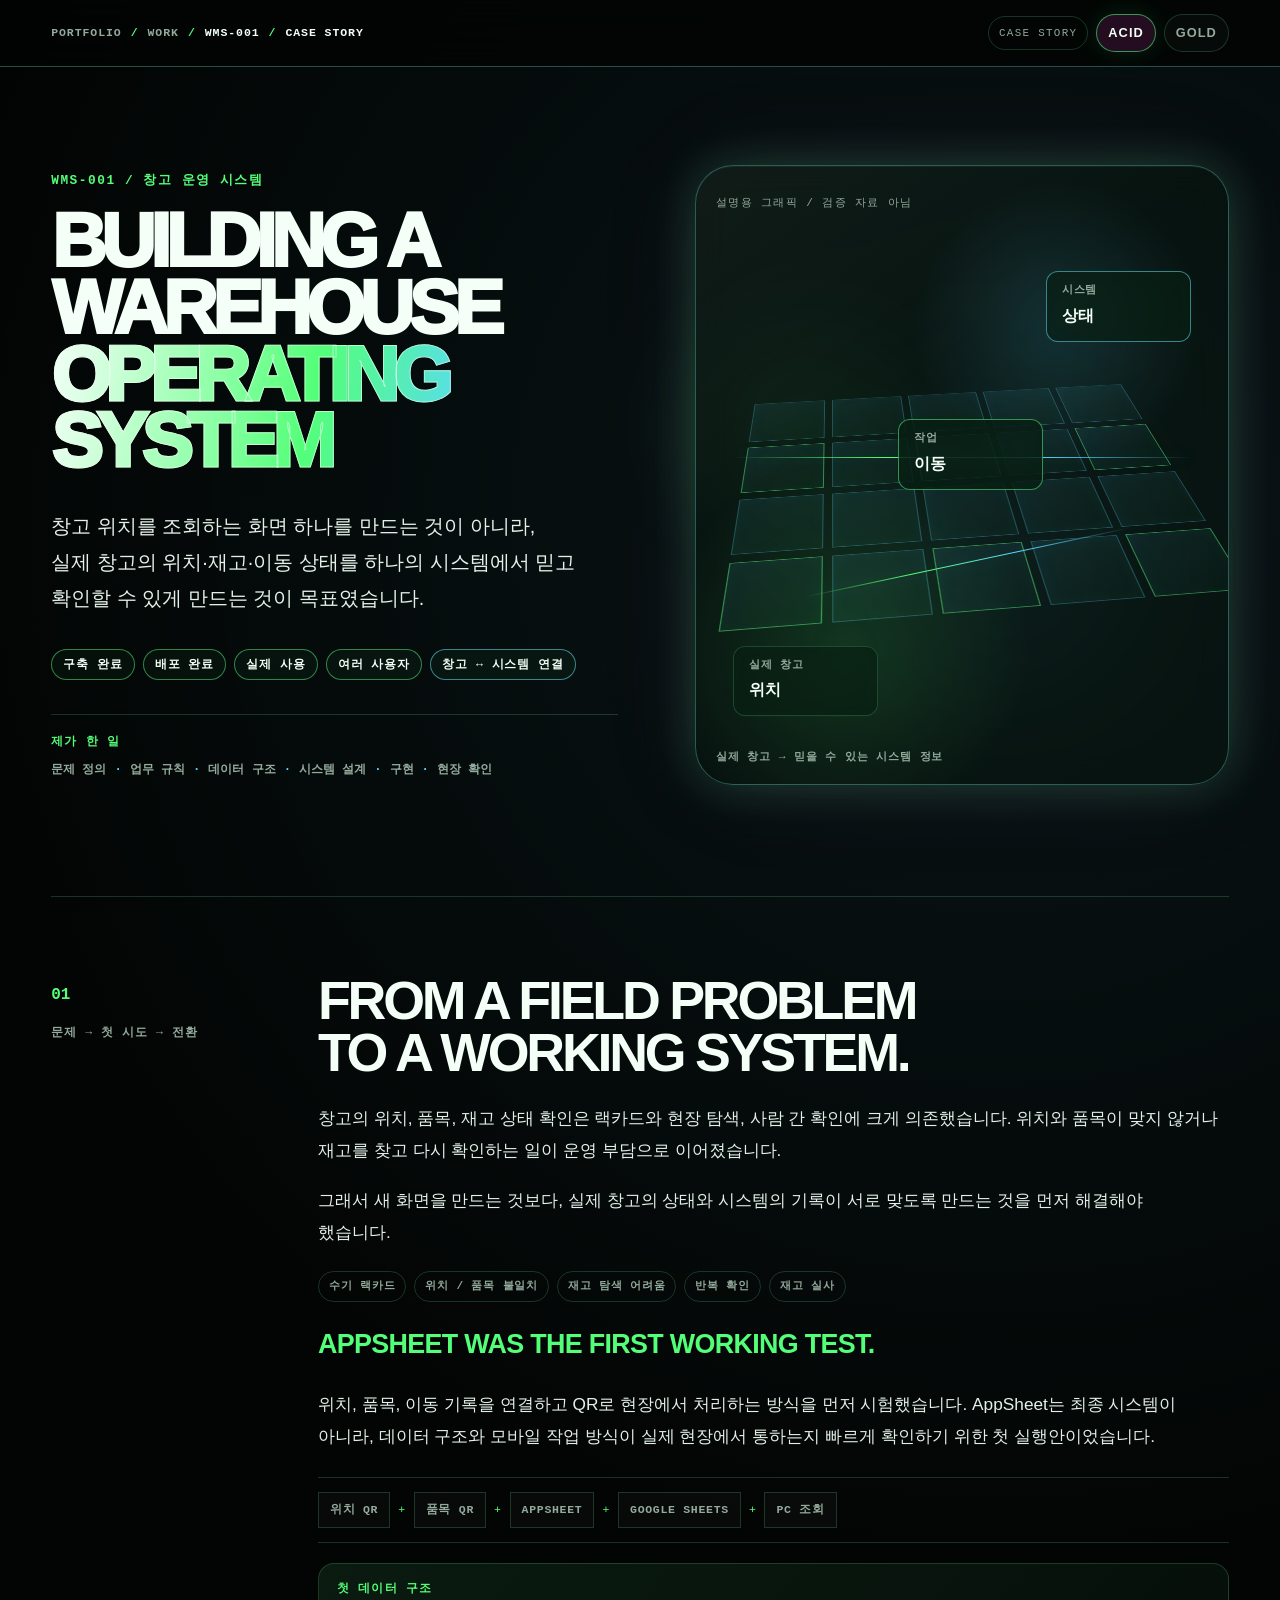
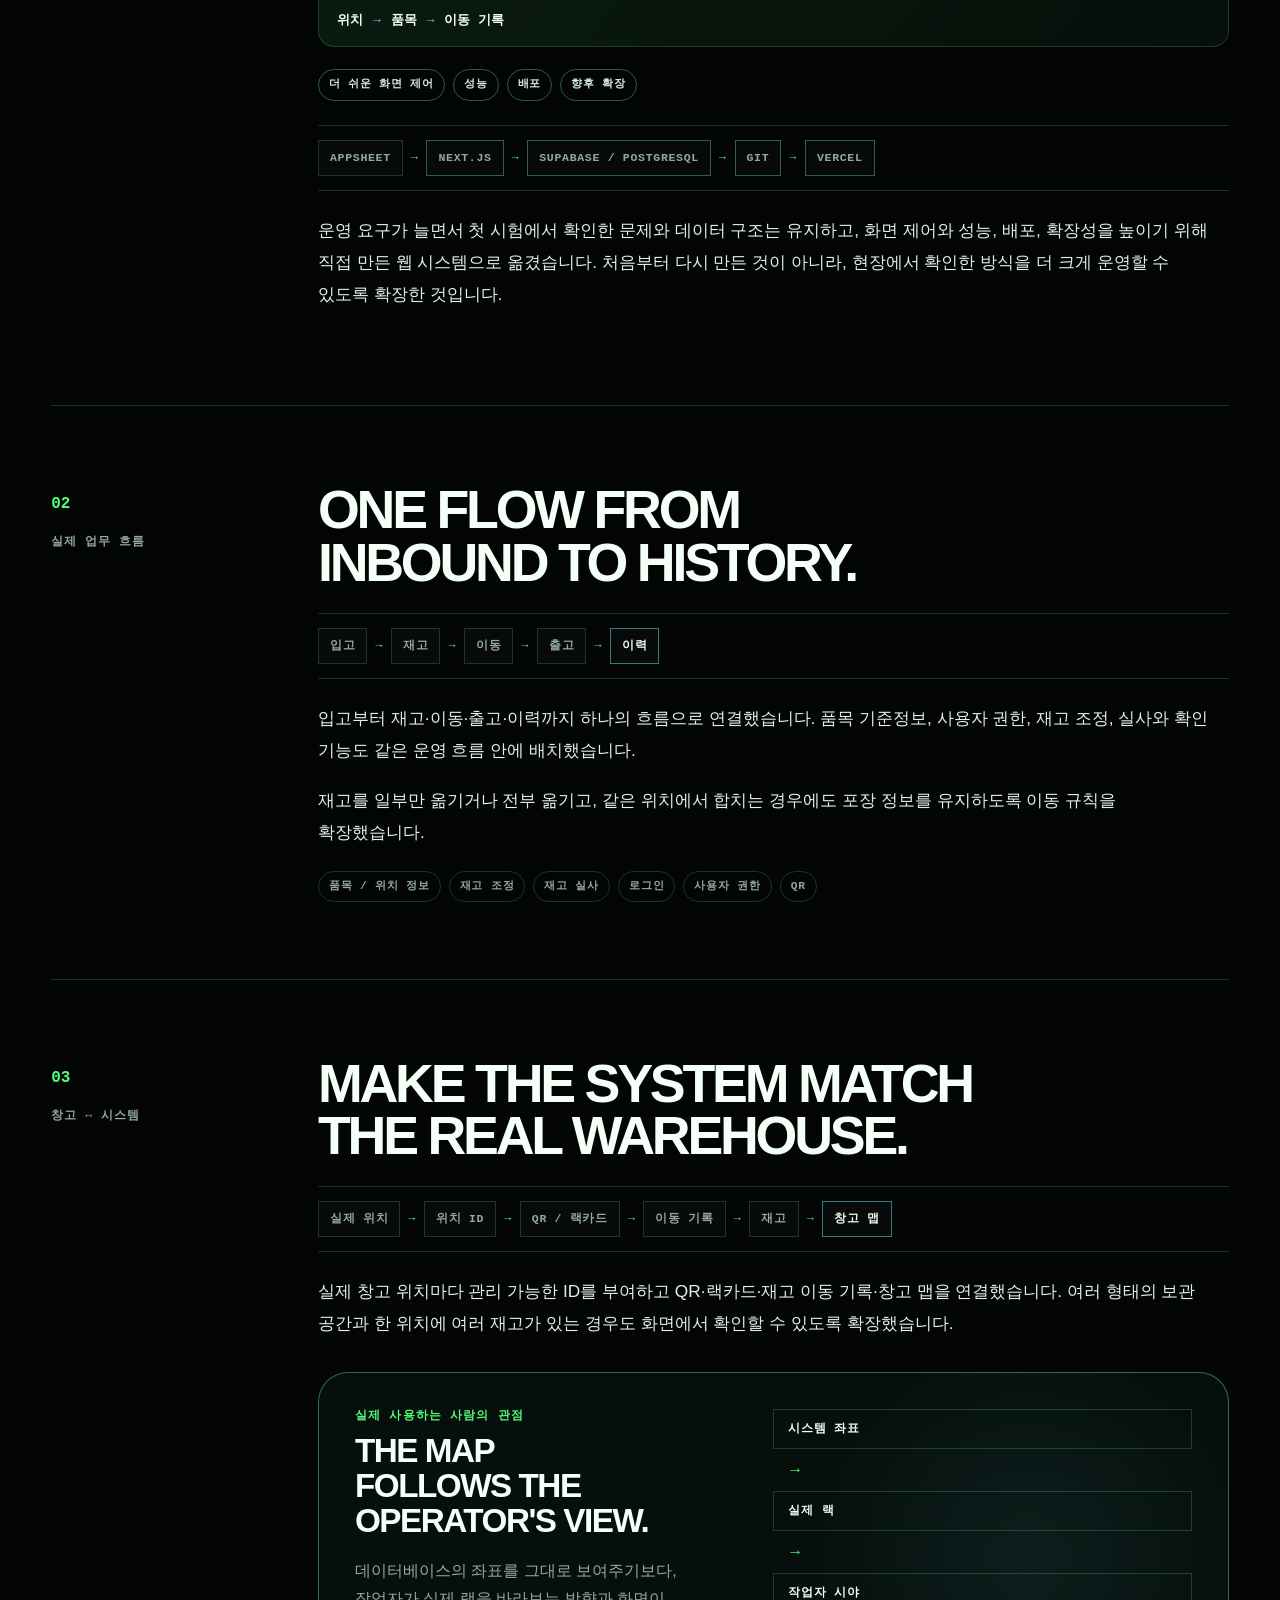
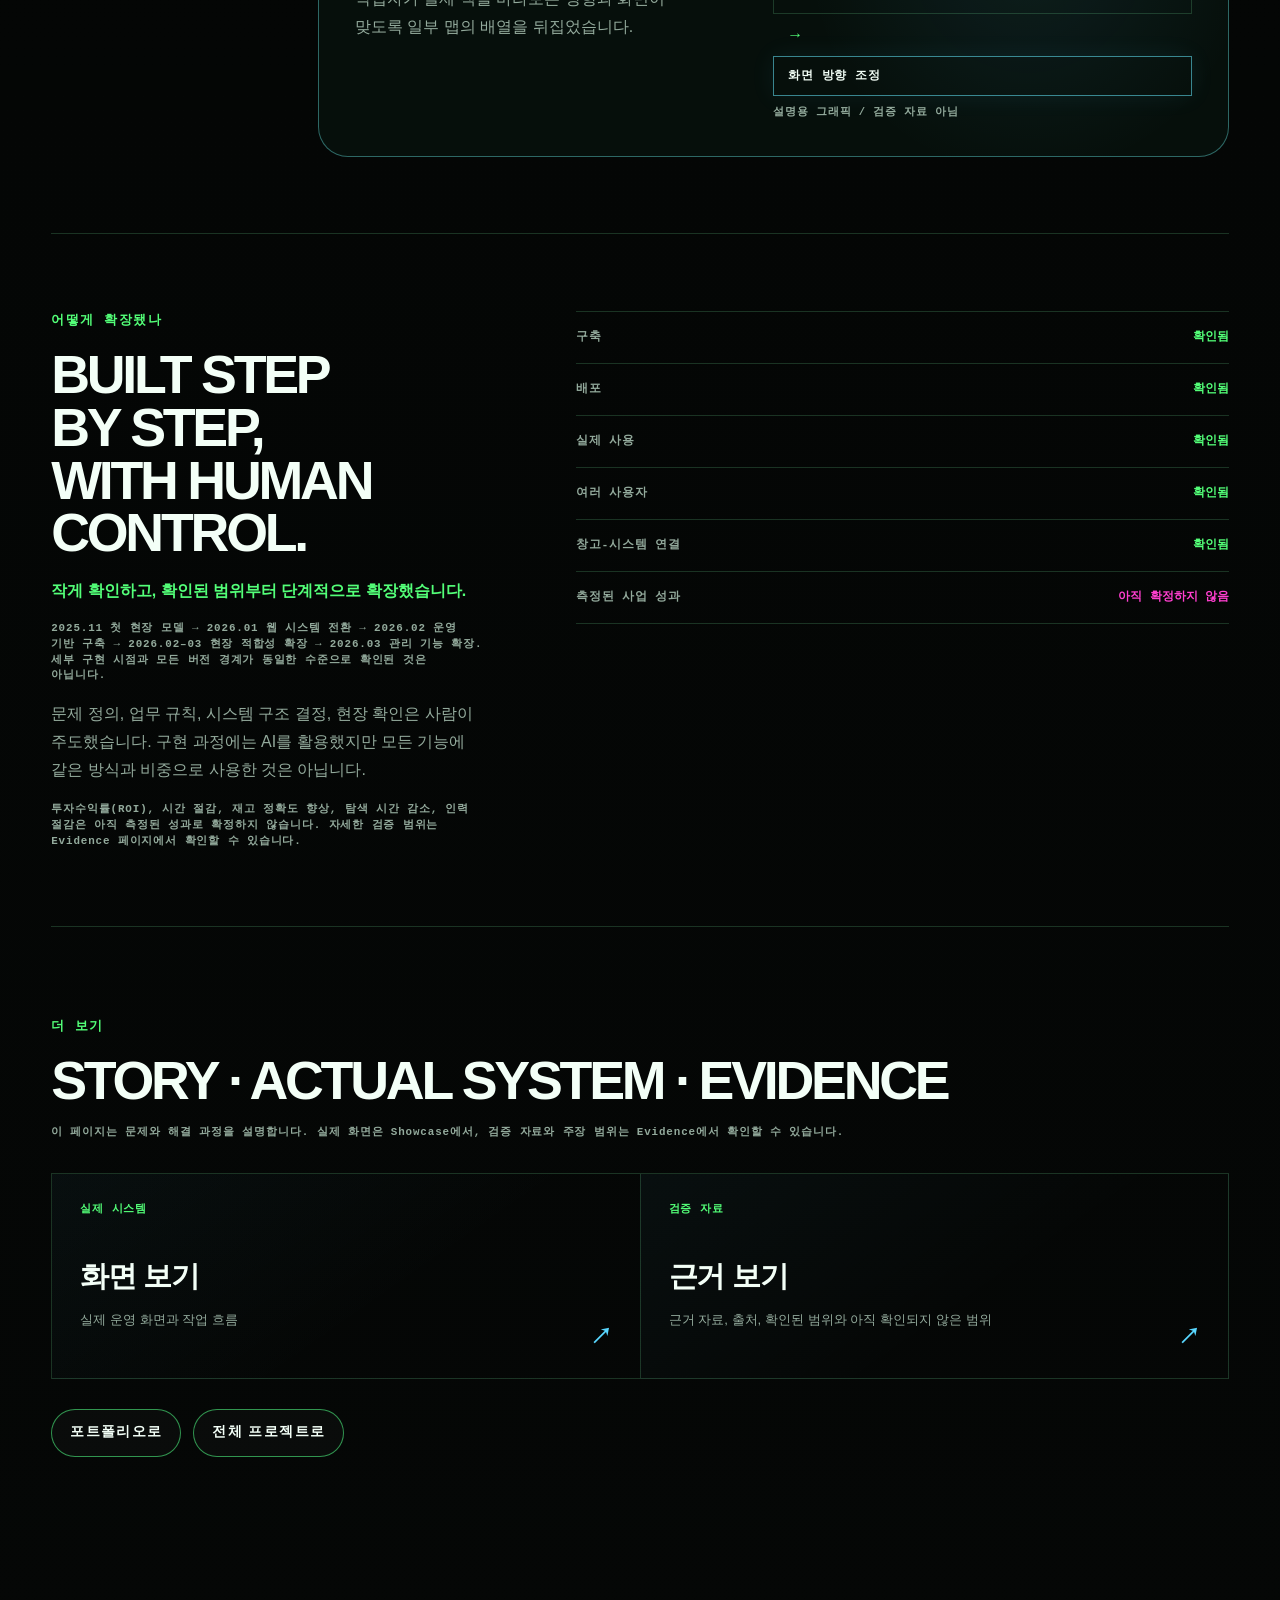
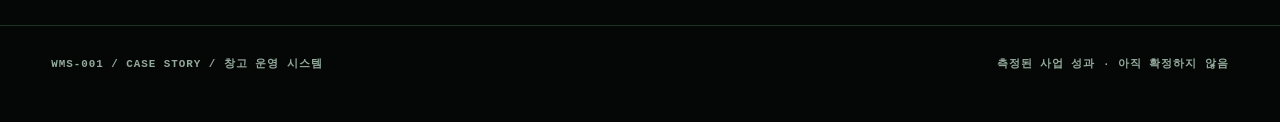
<file: workbench/PORTFOLIO-001/v2/work/wms/index.html>
<!doctype html>
<html lang="ko" data-theme="acid">
<head>
  <meta charset="utf-8">
  <meta name="viewport" content="width=device-width, initial-scale=1">
  <meta name="color-scheme" content="dark">
  <meta name="description" content="WMS-001 case story — connecting physical warehouse state to a deployed multi-user digital operating model.">
  <title>OH SEUNGHOON — WMS Case Story</title>
  <link rel="stylesheet" href="../../styles.css">
</head>
<body class="page depth-shell depth-l1 page-wms-case">
  <a class="skip-link" href="#main">Skip to main content</a>
  <div class="site-atmosphere" aria-hidden="true"></div>

  <nav class="depth-nav wms-depth-nav" aria-label="WMS case depth navigation">
    <div class="depth-crumbs"><a href="../../">PORTFOLIO</a><i>/</i><a href="../">WORK</a><i>/</i><strong>WMS-001</strong><i>/</i><strong>CASE STORY</strong></div>
    <div class="depth-actions"><span class="depth-chip">CASE STORY</span><button type="button" class="theme-button" data-theme-set="acid" aria-pressed="true">ACID</button><button type="button" class="theme-button" data-theme-set="gold" aria-pressed="false">GOLD</button></div>
  </nav>

  <main id="main" class="wms-case-main">
    <section class="wms-case-hero" aria-labelledby="wms-title">
      <div class="wms-hero-copy reveal">
        <p class="eyebrow">WMS-001 / 창고 운영 시스템</p>
        <h1 id="wms-title"><span>BUILDING A</span><span>WAREHOUSE</span><span class="wms-title-signal">OPERATING SYSTEM</span></h1>
        <p class="wms-hero-lead">창고 위치를 조회하는 화면 하나를 만드는 것이 아니라,<br>실제 창고의 위치·재고·이동 상태를 하나의 시스템에서 믿고 확인할 수 있게 만드는 것이 목표였습니다.</p>
        <div class="wms-state-strip" aria-label="Confirmed WMS operating state"><span>구축 완료</span><span>배포 완료</span><span>실제 사용</span><span>여러 사용자</span><span>창고 ↔ 시스템 연결</span></div>
        <div class="wms-contribution" aria-labelledby="wms-role-title"><p class="wms-micro-label" id="wms-role-title">제가 한 일</p><div class="wms-token-line"><span>문제 정의</span><i>·</i><span>업무 규칙</span><i>·</i><span>데이터 구조</span><i>·</i><span>시스템 설계</span><i>·</i><span>구현</span><i>·</i><span>현장 확인</span></div></div>
      </div>
      <div class="wms-hero-visual reveal" aria-label="Explanatory warehouse operating system visual, not evidence"><p class="prototype-label">설명용 그래픽 / 검증 자료 아님</p><div class="wms-rack-field" aria-hidden="true"><div class="wms-rack-row"><i></i><i></i><i></i><i></i><i></i></div><div class="wms-rack-row"><i></i><i></i><i></i><i></i><i></i></div><div class="wms-rack-row"><i></i><i></i><i></i><i></i><i></i></div><div class="wms-rack-row"><i></i><i></i><i></i><i></i><i></i></div></div><div class="wms-signal-line signal-line-a" aria-hidden="true"></div><div class="wms-signal-line signal-line-b" aria-hidden="true"></div><div class="wms-visual-node node-physical"><small>실제 창고</small><strong>위치</strong></div><div class="wms-visual-node node-transaction"><small>작업</small><strong>이동</strong></div><div class="wms-visual-node node-digital"><small>시스템</small><strong>상태</strong></div><p class="wms-visual-caption">실제 창고 → 믿을 수 있는 시스템 정보</p></div>
    </section>

    <section class="wms-story-section reveal" aria-labelledby="story-arc-title"><div class="wms-section-index"><span>01</span><p>문제 → 첫 시도 → 전환</p></div><div class="wms-story-body"><h2 id="story-arc-title">FROM A FIELD PROBLEM TO A WORKING SYSTEM.</h2><div class="wms-prose"><p>창고의 위치, 품목, 재고 상태 확인은 랙카드와 현장 탐색, 사람 간 확인에 크게 의존했습니다. 위치와 품목이 맞지 않거나 재고를 찾고 다시 확인하는 일이 운영 부담으로 이어졌습니다.</p><p>그래서 새 화면을 만드는 것보다, 실제 창고의 상태와 시스템의 기록이 서로 맞도록 만드는 것을 먼저 해결해야 했습니다.</p></div><div class="wms-field-signals" aria-label="Originating warehouse problems"><span>수기 랙카드</span><span>위치 / 품목 불일치</span><span>재고 탐색 어려움</span><span>반복 확인</span><span>재고 실사</span></div><p class="wms-signal-statement">APPSHEET WAS THE FIRST WORKING TEST.</p><div class="wms-prose"><p>위치, 품목, 이동 기록을 연결하고 QR로 현장에서 처리하는 방식을 먼저 시험했습니다. AppSheet는 최종 시스템이 아니라, 데이터 구조와 모바일 작업 방식이 실제 현장에서 통하는지 빠르게 확인하기 위한 첫 실행안이었습니다.</p></div><div class="wms-hypothesis-grid" aria-label="Initial executable hypothesis"><span>위치 QR</span><b>+</b><span>품목 QR</span><b>+</b><span>APPSHEET</span><b>+</b><span>GOOGLE SHEETS</span><b>+</b><span>PC 조회</span></div><div class="wms-initial-model" aria-label="Initial generalized data model"><p class="wms-micro-label">첫 데이터 구조</p><div><span>위치</span><i>→</i><span>품목</span><i>→</i><span>이동 기록</span></div></div><div class="wms-trigger-field" aria-label="Architecture pivot constraints"><span>더 쉬운 화면 제어</span><span>성능</span><span>배포</span><span>향후 확장</span></div><div class="wms-architecture-flow" aria-label="Architecture progression"><span>APPSHEET</span><i>→</i><span>NEXT.JS</span><i>→</i><span>SUPABASE / POSTGRESQL</span><i>→</i><span>GIT</span><i>→</i><span>VERCEL</span></div><div class="wms-prose"><p>운영 요구가 늘면서 첫 시험에서 확인한 문제와 데이터 구조는 유지하고, 화면 제어와 성능, 배포, 확장성을 높이기 위해 직접 만든 웹 시스템으로 옮겼습니다. 처음부터 다시 만든 것이 아니라, 현장에서 확인한 방식을 더 크게 운영할 수 있도록 확장한 것입니다.</p></div></div></section>

    <section class="wms-story-section reveal" aria-labelledby="operating-system-title"><div class="wms-section-index"><span>02</span><p>실제 업무 흐름</p></div><div class="wms-story-body"><h2 id="operating-system-title">ONE FLOW FROM INBOUND TO HISTORY.</h2><div class="wms-operating-flow" aria-label="WMS operating flow"><span>입고</span><i>→</i><span>재고</span><i>→</i><span>이동</span><i>→</i><span>출고</span><i>→</i><span>이력</span></div><div class="wms-prose"><p>입고부터 재고·이동·출고·이력까지 하나의 흐름으로 연결했습니다. 품목 기준정보, 사용자 권한, 재고 조정, 실사와 확인 기능도 같은 운영 흐름 안에 배치했습니다.</p><p>재고를 일부만 옮기거나 전부 옮기고, 같은 위치에서 합치는 경우에도 포장 정보를 유지하도록 이동 규칙을 확장했습니다.</p></div><div class="wms-control-field" aria-label="Supporting WMS control layers"><span>품목 / 위치 정보</span><span>재고 조정</span><span>재고 실사</span><span>로그인</span><span>사용자 권한</span><span>QR</span></div></div></section>

    <section class="wms-story-section reveal" aria-labelledby="physical-digital-title"><div class="wms-section-index"><span>03</span><p>창고 ↔ 시스템</p></div><div class="wms-story-body"><h2 id="physical-digital-title">MAKE THE SYSTEM MATCH THE REAL WAREHOUSE.</h2><div class="wms-physical-flow" aria-label="Physical to digital warehouse model"><span>실제 위치</span><i>→</i><span>위치 ID</span><i>→</i><span>QR / 랙카드</span><i>→</i><span>이동 기록</span><i>→</i><span>재고</span><i>→</i><span>창고 맵</span></div><div class="wms-prose"><p>실제 창고 위치마다 관리 가능한 ID를 부여하고 QR·랙카드·재고 이동 기록·창고 맵을 연결했습니다. 여러 형태의 보관 공간과 한 위치에 여러 재고가 있는 경우도 화면에서 확인할 수 있도록 확장했습니다.</p></div><div class="wms-viewpoint-module" aria-labelledby="viewpoint-title"><div><p class="wms-micro-label">실제 사용하는 사람의 관점</p><h3 id="viewpoint-title">THE MAP FOLLOWS THE OPERATOR'S VIEW.</h3><p>데이터베이스의 좌표를 그대로 보여주기보다, 작업자가 실제 랙을 바라보는 방향과 화면이 맞도록 일부 맵의 배열을 뒤집었습니다.</p></div><div class="wms-viewpoint-flow" aria-label="Operator viewpoint decision flow"><span>시스템 좌표</span><i>→</i><span>실제 랙</span><i>→</i><span>작업자 시야</span><i>→</i><strong>화면 방향 조정</strong><small>설명용 그래픽 / 검증 자료 아님</small></div></div></div></section>

    <section class="wms-case-band reveal" aria-labelledby="implementation-context-title"><div class="wms-band-heading"><p class="eyebrow">어떻게 확장됐나</p><h2 id="implementation-context-title">BUILT STEP BY STEP, WITH HUMAN CONTROL.</h2><p class="wms-band-signal">작게 확인하고, 확인된 범위부터 단계적으로 확장했습니다.</p><p class="wms-boundary-note">2025.11 첫 현장 모델 → 2026.01 웹 시스템 전환 → 2026.02 운영 기반 구축 → 2026.02–03 현장 적합성 확장 → 2026.03 관리 기능 확장. 세부 구현 시점과 모든 버전 경계가 동일한 수준으로 확인된 것은 아닙니다.</p><p>문제 정의, 업무 규칙, 시스템 구조 결정, 현장 확인은 사람이 주도했습니다. 구현 과정에는 AI를 활용했지만 모든 기능에 같은 방식과 비중으로 사용한 것은 아닙니다.</p><p class="wms-boundary-note">투자수익률(ROI), 시간 절감, 재고 정확도 향상, 탐색 시간 감소, 인력 절감은 아직 측정된 성과로 확정하지 않습니다. 자세한 검증 범위는 Evidence 페이지에서 확인할 수 있습니다.</p></div><dl class="wms-state-ledger"><div><dt>구축</dt><dd>확인됨</dd></div><div><dt>배포</dt><dd>확인됨</dd></div><div><dt>실제 사용</dt><dd>확인됨</dd></div><div><dt>여러 사용자</dt><dd>확인됨</dd></div><div><dt>창고-시스템 연결</dt><dd>확인됨</dd></div><div class="wms-state-impact"><dt>측정된 사업 성과</dt><dd>아직 확정하지 않음</dd></div></dl></section>

    <section class="wms-next-depth reveal" aria-labelledby="next-depth-title"><div><p class="eyebrow">더 보기</p><h2 id="next-depth-title">STORY · ACTUAL SYSTEM · EVIDENCE</h2><p class="wms-boundary-note">이 페이지는 문제와 해결 과정을 설명합니다. 실제 화면은 Showcase에서, 검증 자료와 주장 범위는 Evidence에서 확인할 수 있습니다.</p></div><div class="wms-next-grid"><a href="showcase/" class="wms-next-card"><span>실제 시스템</span><strong>화면 보기</strong><small>실제 운영 화면과 작업 흐름</small><b aria-hidden="true">↗</b></a><a href="evidence/" class="wms-next-card"><span>검증 자료</span><strong>근거 보기</strong><small>근거 자료, 출처, 확인된 범위와 아직 확인되지 않은 범위</small><b aria-hidden="true">↗</b></a></div><div class="wms-back-links"><a class="cta cta-secondary" href="../../">포트폴리오로</a><a class="cta cta-secondary" href="../">전체 프로젝트로</a></div></section>
  </main>
  <footer class="site-footer"><span>WMS-001 / CASE STORY / 창고 운영 시스템</span><span>측정된 사업 성과 · 아직 확정하지 않음</span></footer>
  <script src="../../app.js" defer></script>
</body>
</html>
</file>
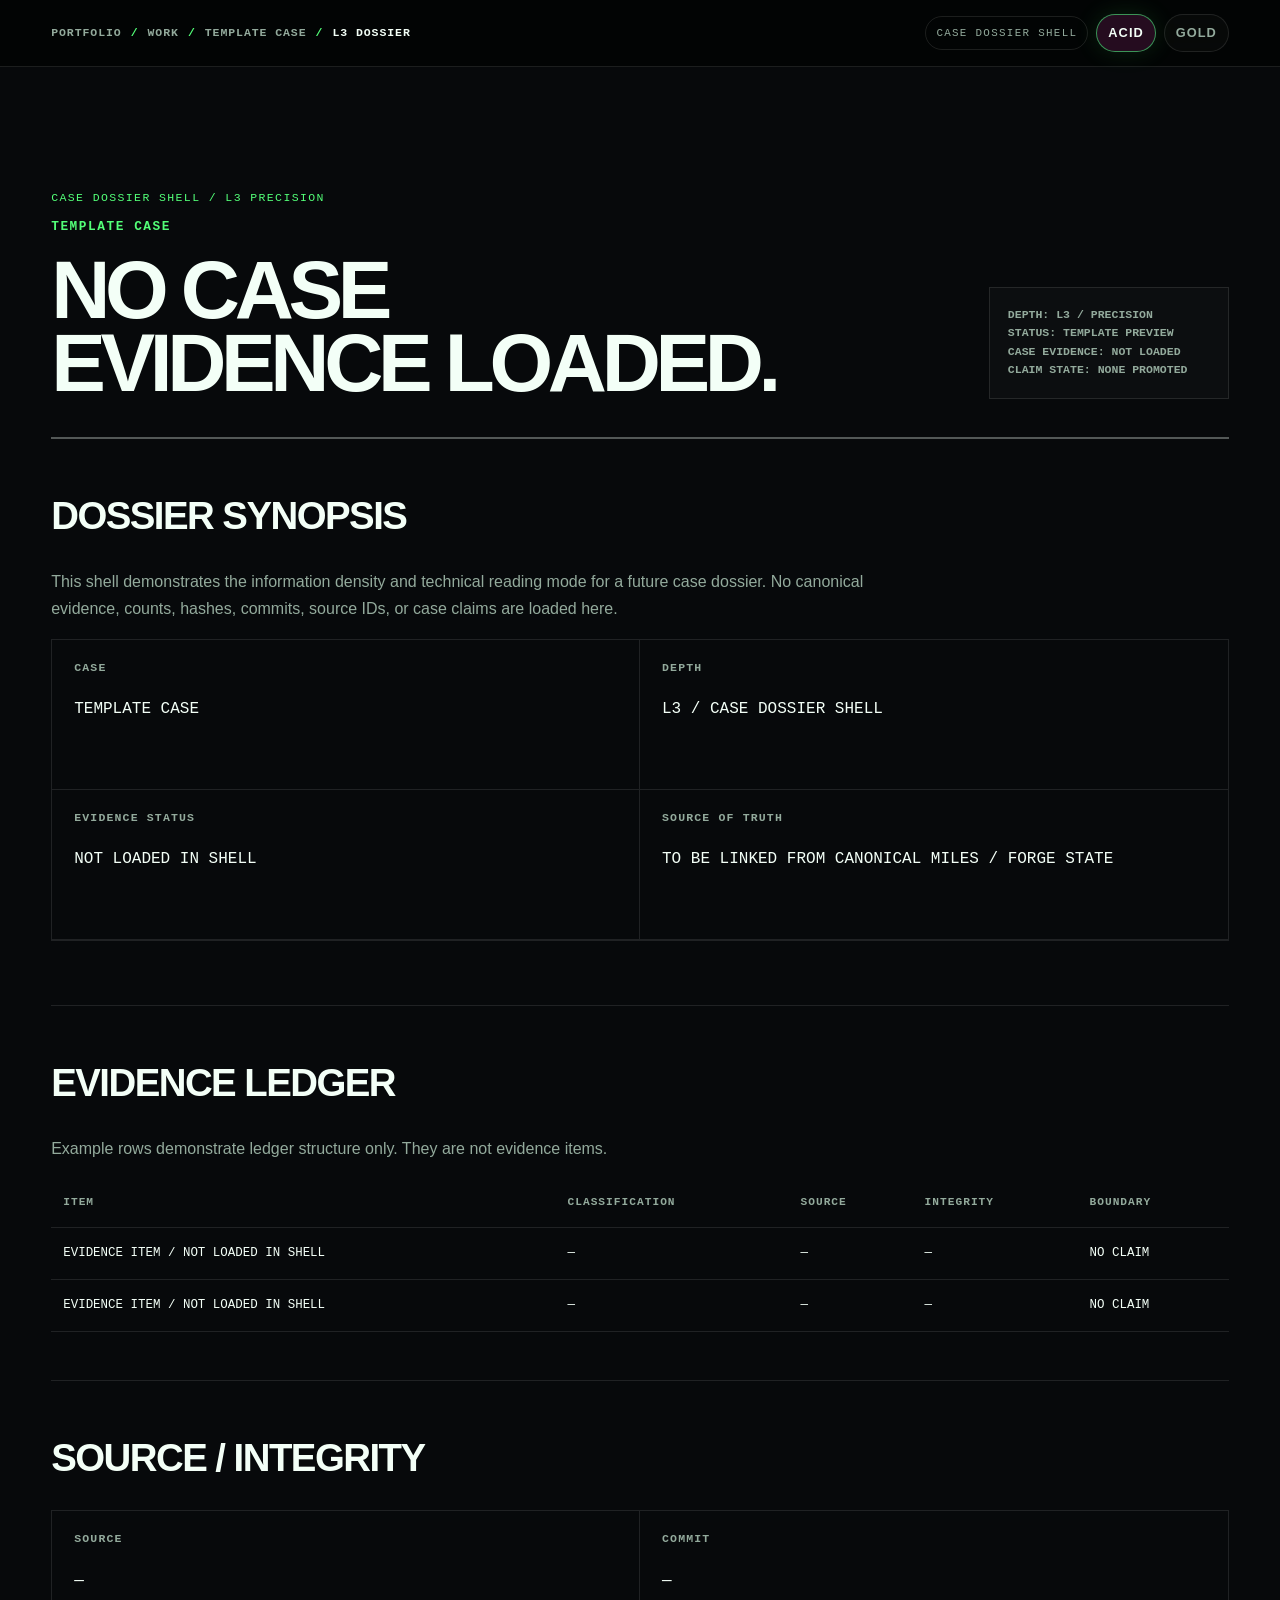
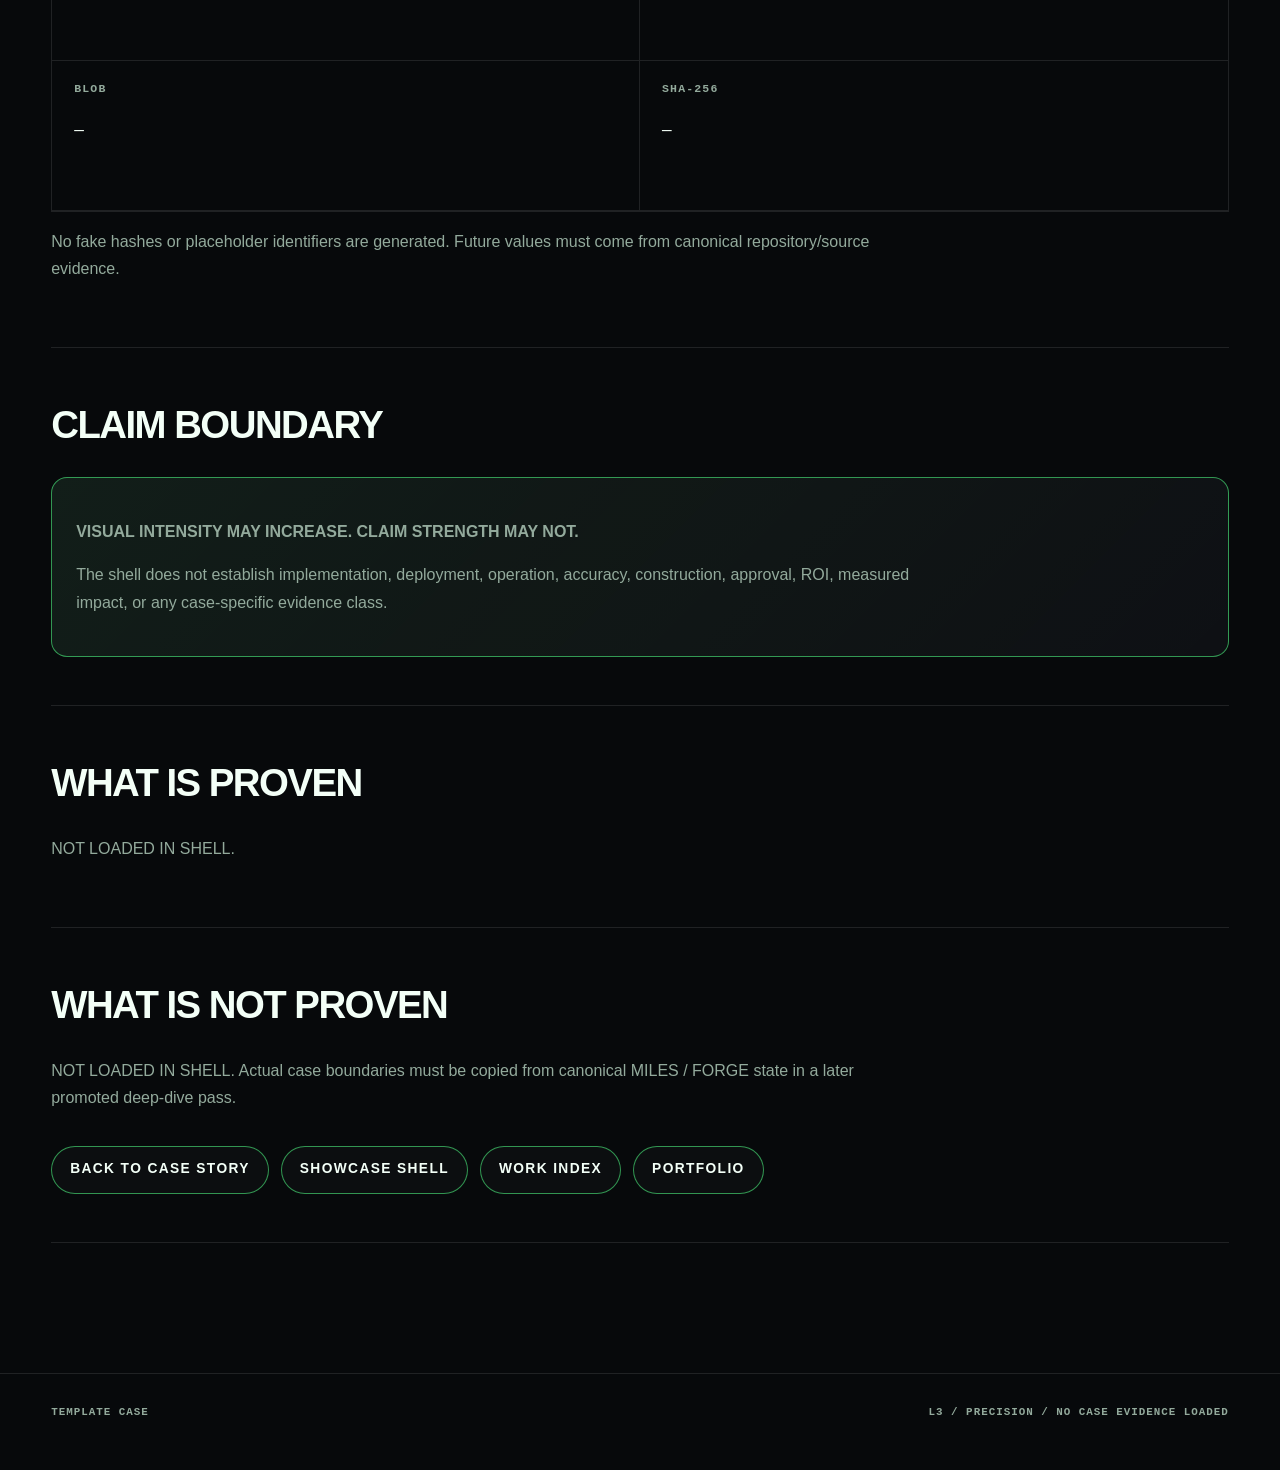
<file: workbench/PORTFOLIO-001/v2/work/_template/evidence/index.html>
<!doctype html>
<html lang="ko" data-theme="acid">
<head>
  <meta charset="utf-8">
  <meta name="viewport" content="width=device-width, initial-scale=1">
  <meta name="color-scheme" content="dark">
  <title>MILES — V2 Case Dossier Shell</title>
  <link rel="stylesheet" href="../../../styles.css">
</head>
<body class="page depth-shell depth-l3">
  <a class="skip-link" href="#main">Skip to main content</a>

  <nav class="depth-nav" aria-label="Case depth navigation">
    <div class="depth-crumbs">
      <a href="../../../">PORTFOLIO</a><i>/</i>
      <a href="../../">WORK</a><i>/</i>
      <a href="../" data-case-query-link><span data-case-label>TEMPLATE CASE</span></a><i>/</i>
      <strong>L3 DOSSIER</strong>
    </div>
    <div class="depth-actions">
      <span class="depth-chip">CASE DOSSIER SHELL</span>
      <button type="button" class="theme-button" data-theme-set="acid" aria-pressed="true">ACID</button>
      <button type="button" class="theme-button" data-theme-set="gold" aria-pressed="false">GOLD</button>
    </div>
  </nav>

  <main id="main" class="dossier-main">
    <header class="dossier-header reveal">
      <div>
        <p class="shell-label">CASE DOSSIER SHELL / L3 PRECISION</p>
        <p class="eyebrow" data-case-label>TEMPLATE CASE</p>
        <h1>NO CASE<br>EVIDENCE LOADED.</h1>
      </div>
      <div class="dossier-status">
        DEPTH: L3 / PRECISION<br>
        STATUS: TEMPLATE PREVIEW<br>
        CASE EVIDENCE: NOT LOADED<br>
        CLAIM STATE: NONE PROMOTED
      </div>
    </header>

    <section class="dossier-section reveal" aria-labelledby="synopsis-title">
      <h2 id="synopsis-title">DOSSIER SYNOPSIS</h2>
      <p>This shell demonstrates the information density and technical reading mode for a future case dossier. No canonical evidence, counts, hashes, commits, source IDs, or case claims are loaded here.</p>
      <dl class="dossier-grid">
        <div class="dossier-cell"><dt>CASE</dt><dd data-case-label>TEMPLATE CASE</dd></div>
        <div class="dossier-cell"><dt>DEPTH</dt><dd>L3 / CASE DOSSIER SHELL</dd></div>
        <div class="dossier-cell"><dt>EVIDENCE STATUS</dt><dd>NOT LOADED IN SHELL</dd></div>
        <div class="dossier-cell"><dt>SOURCE OF TRUTH</dt><dd>TO BE LINKED FROM CANONICAL MILES / FORGE STATE</dd></div>
      </dl>
    </section>

    <section class="dossier-section reveal" aria-labelledby="ledger-title">
      <h2 id="ledger-title">EVIDENCE LEDGER</h2>
      <p>Example rows demonstrate ledger structure only. They are not evidence items.</p>
      <table class="evidence-ledger">
        <thead>
          <tr><th>ITEM</th><th>CLASSIFICATION</th><th>SOURCE</th><th>INTEGRITY</th><th>BOUNDARY</th></tr>
        </thead>
        <tbody>
          <tr>
            <td data-label="ITEM">EVIDENCE ITEM / NOT LOADED IN SHELL</td>
            <td data-label="CLASSIFICATION">—</td>
            <td data-label="SOURCE">—</td>
            <td data-label="INTEGRITY">—</td>
            <td data-label="BOUNDARY">NO CLAIM</td>
          </tr>
          <tr>
            <td data-label="ITEM">EVIDENCE ITEM / NOT LOADED IN SHELL</td>
            <td data-label="CLASSIFICATION">—</td>
            <td data-label="SOURCE">—</td>
            <td data-label="INTEGRITY">—</td>
            <td data-label="BOUNDARY">NO CLAIM</td>
          </tr>
        </tbody>
      </table>
    </section>

    <section class="dossier-section reveal" aria-labelledby="source-title">
      <h2 id="source-title">SOURCE / INTEGRITY</h2>
      <dl class="dossier-grid">
        <div class="dossier-cell"><dt>SOURCE</dt><dd>—</dd></div>
        <div class="dossier-cell"><dt>COMMIT</dt><dd>—</dd></div>
        <div class="dossier-cell"><dt>BLOB</dt><dd>—</dd></div>
        <div class="dossier-cell"><dt>SHA-256</dt><dd>—</dd></div>
      </dl>
      <p>No fake hashes or placeholder identifiers are generated. Future values must come from canonical repository/source evidence.</p>
    </section>

    <section class="dossier-section reveal" aria-labelledby="boundary-title">
      <h2 id="boundary-title">CLAIM BOUNDARY</h2>
      <div class="claim-boundary-box">
        <p><strong>VISUAL INTENSITY MAY INCREASE. CLAIM STRENGTH MAY NOT.</strong></p>
        <p>The shell does not establish implementation, deployment, operation, accuracy, construction, approval, ROI, measured impact, or any case-specific evidence class.</p>
      </div>
    </section>

    <section class="dossier-section reveal" aria-labelledby="proven-title">
      <h2 id="proven-title">WHAT IS PROVEN</h2>
      <p>NOT LOADED IN SHELL.</p>
    </section>

    <section class="dossier-section reveal" aria-labelledby="not-proven-title">
      <h2 id="not-proven-title">WHAT IS NOT PROVEN</h2>
      <p>NOT LOADED IN SHELL. Actual case boundaries must be copied from canonical MILES / FORGE state in a later promoted deep-dive pass.</p>
      <div class="deep-links">
        <a class="cta cta-secondary" href="../" data-case-query-link>BACK TO CASE STORY</a>
        <a class="cta cta-secondary" href="../showcase/" data-case-query-link>SHOWCASE SHELL</a>
        <a class="cta cta-secondary" href="../../">WORK INDEX</a>
        <a class="cta cta-secondary" href="../../../">PORTFOLIO</a>
      </div>
    </section>
  </main>

  <footer class="site-footer">
    <span data-case-label>TEMPLATE CASE</span>
    <span>L3 / PRECISION / NO CASE EVIDENCE LOADED</span>
  </footer>
  <script src="../../../app.js" defer></script>
</body>
</html>
</file>
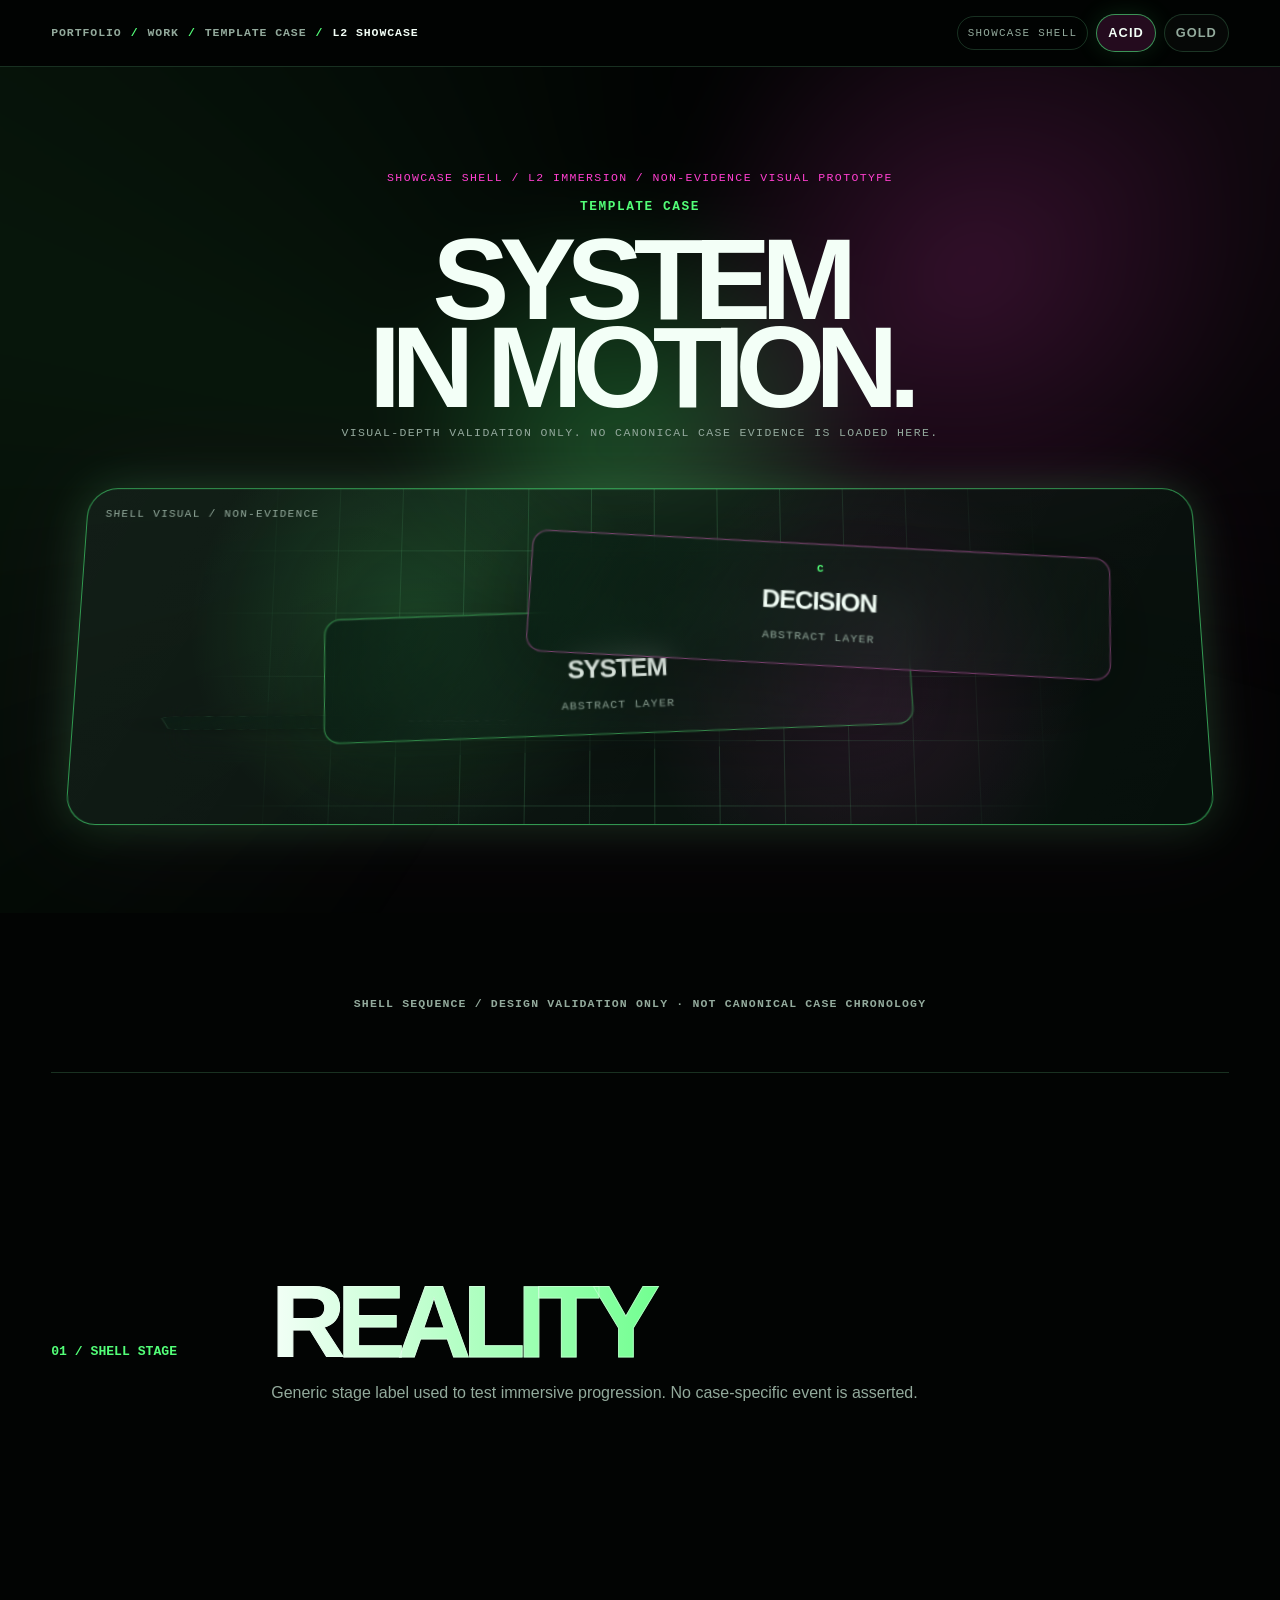
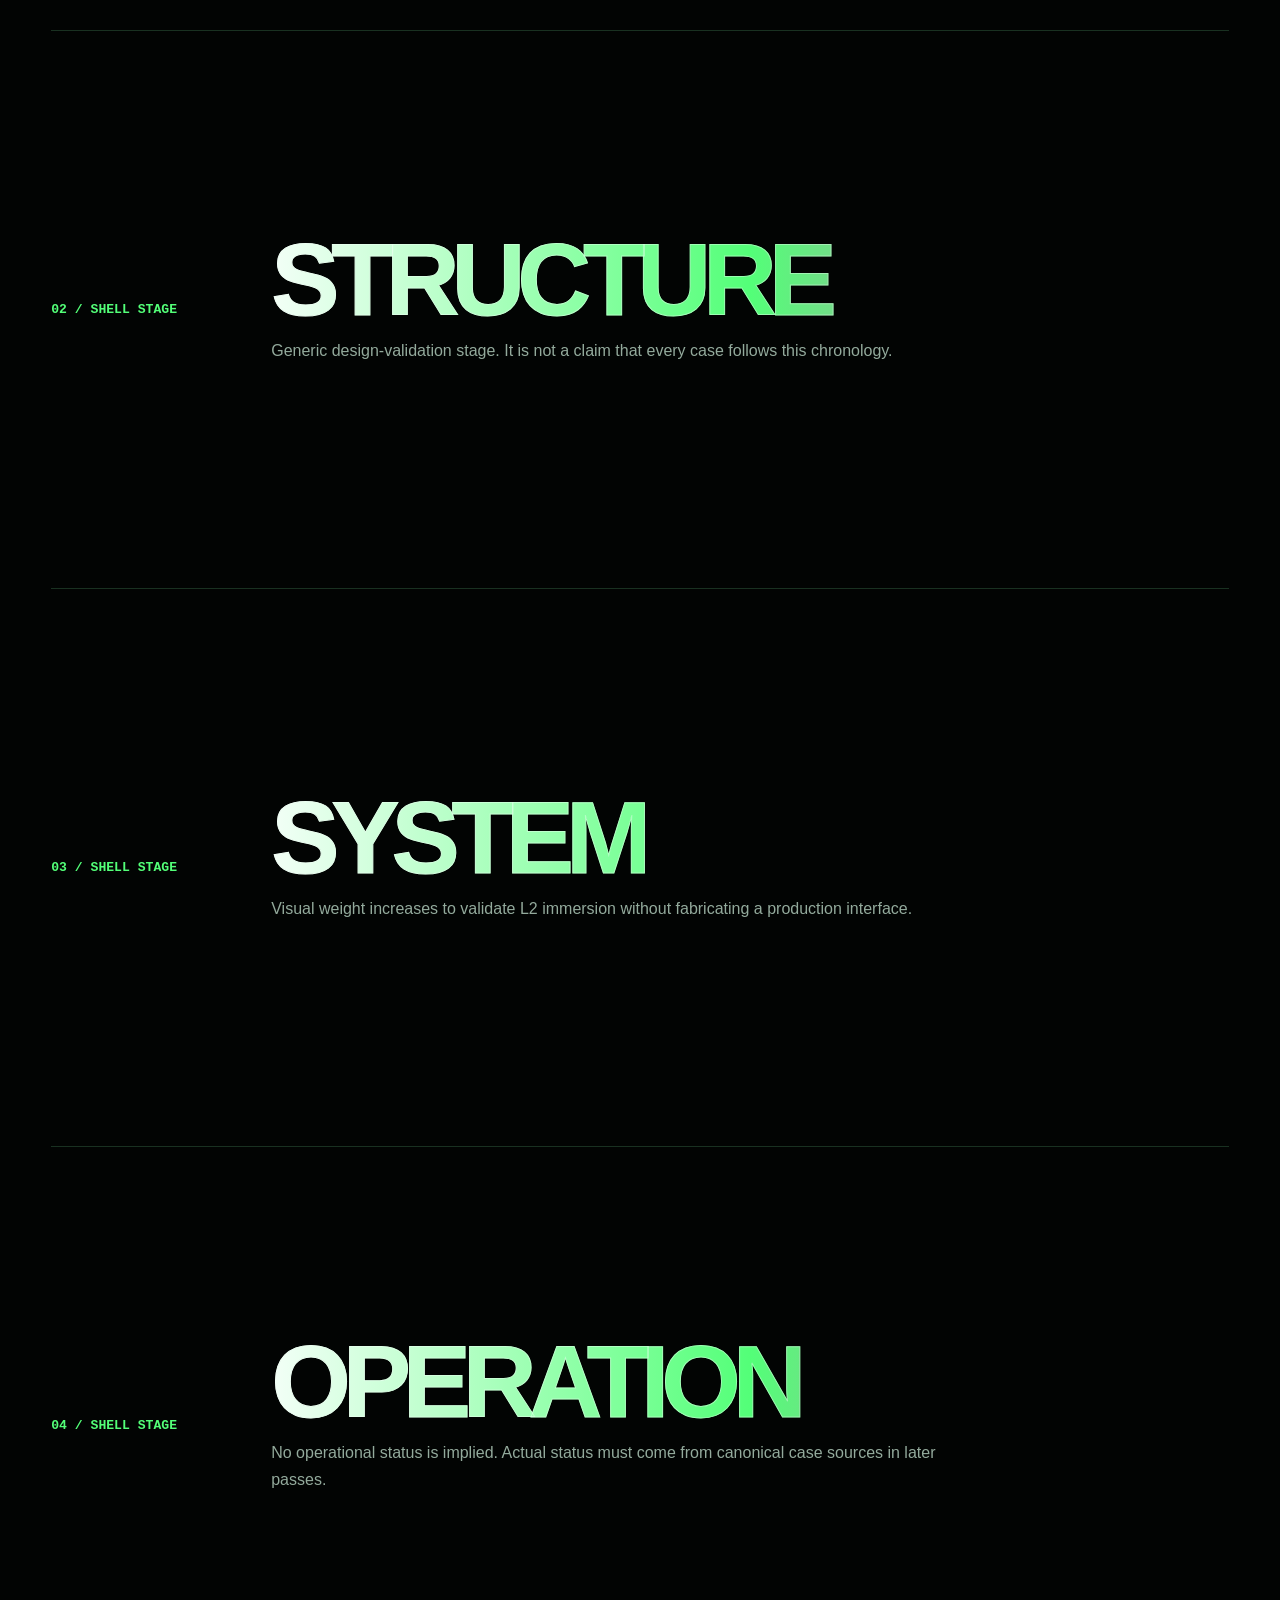
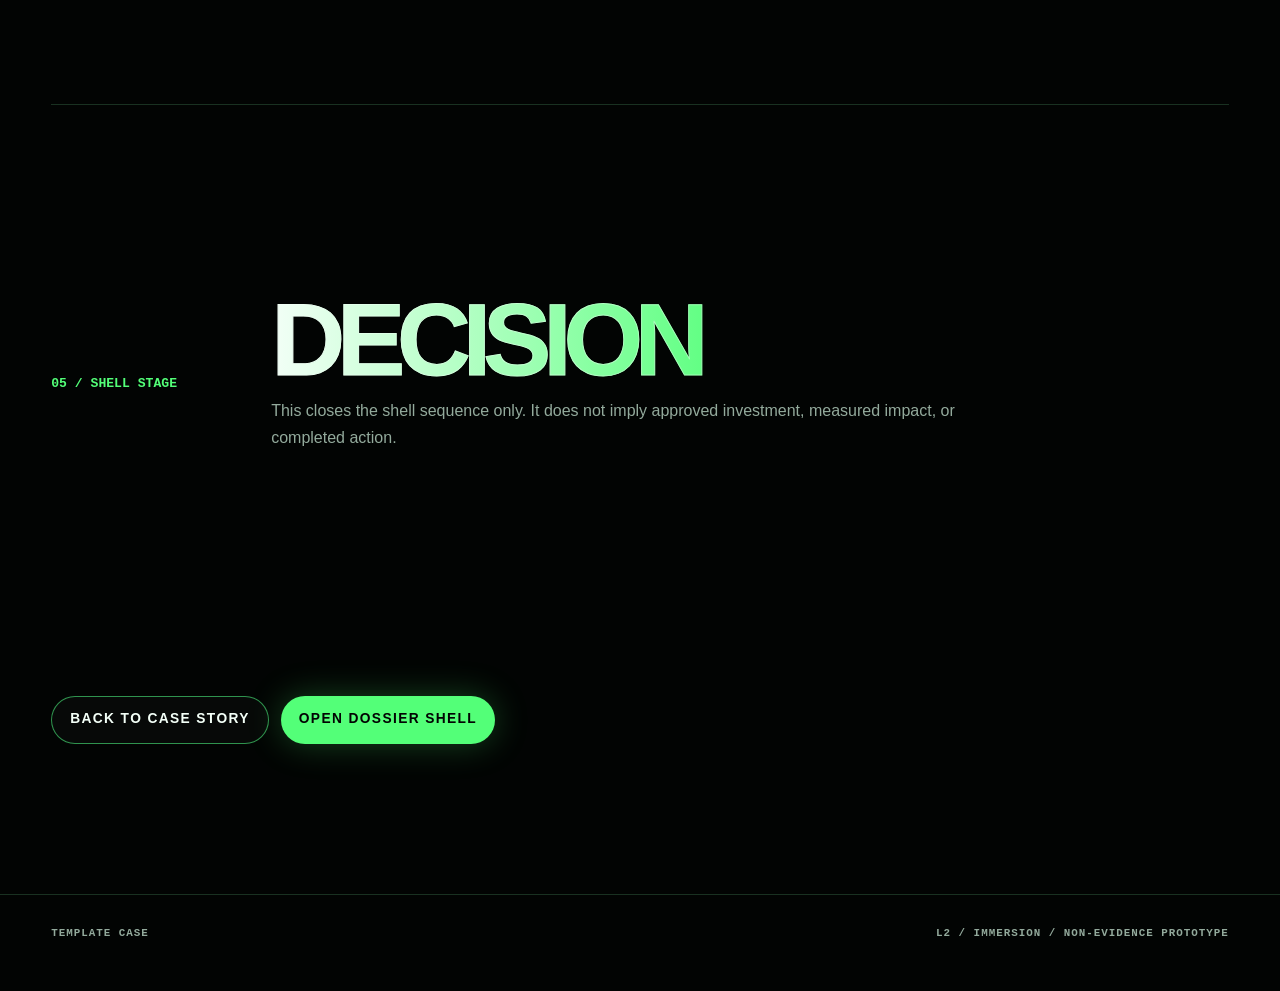
<file: workbench/PORTFOLIO-001/v2/work/_template/showcase/index.html>
<!doctype html>
<html lang="ko" data-theme="acid">
<head>
  <meta charset="utf-8">
  <meta name="viewport" content="width=device-width, initial-scale=1">
  <meta name="color-scheme" content="dark">
  <title>MILES — V2 Showcase Shell</title>
  <link rel="stylesheet" href="../../../styles.css">
</head>
<body class="page depth-shell depth-l2">
  <a class="skip-link" href="#main">Skip to main content</a>
  <div class="site-atmosphere" aria-hidden="true"></div>

  <nav class="depth-nav" aria-label="Case depth navigation">
    <div class="depth-crumbs">
      <a href="../../../">PORTFOLIO</a><i>/</i>
      <a href="../../">WORK</a><i>/</i>
      <a href="../" data-case-query-link><span data-case-label>TEMPLATE CASE</span></a><i>/</i>
      <strong>L2 SHOWCASE</strong>
    </div>
    <div class="depth-actions">
      <span class="depth-chip">SHOWCASE SHELL</span>
      <button type="button" class="theme-button" data-theme-set="acid" aria-pressed="true">ACID</button>
      <button type="button" class="theme-button" data-theme-set="gold" aria-pressed="false">GOLD</button>
    </div>
  </nav>

  <main id="main" class="showcase-main">
    <section class="showcase-hero" aria-labelledby="showcase-title">
      <div class="reveal">
        <p class="shell-label">SHOWCASE SHELL / L2 IMMERSION / NON-EVIDENCE VISUAL PROTOTYPE</p>
        <p class="eyebrow" data-case-label>TEMPLATE CASE</p>
        <h1 id="showcase-title">SYSTEM<br>IN MOTION.</h1>
        <p class="boundary-note">Visual-depth validation only. No canonical case evidence is loaded here.</p>
        <div class="showcase-prototype pointer-depth" aria-label="Abstract non-evidence showcase prototype visual">
          <span class="prototype-label" style="position:absolute;top:18px;left:18px;z-index:4">SHELL VISUAL / NON-EVIDENCE</span>
          <div class="concept-plane plane-physical" data-depth-plane="0.25"><span class="plane-index">A</span><strong>REALITY</strong><small>ABSTRACT LAYER</small></div>
          <div class="concept-plane plane-digital" data-depth-plane="0.55"><span class="plane-index">B</span><strong>SYSTEM</strong><small>ABSTRACT LAYER</small></div>
          <div class="concept-plane plane-intelligence" data-depth-plane="0.9"><span class="plane-index">C</span><strong>DECISION</strong><small>ABSTRACT LAYER</small></div>
        </div>
      </div>
    </section>

    <section class="showcase-sequence" aria-labelledby="sequence-title">
      <p class="sequence-note" id="sequence-title">SHELL SEQUENCE / DESIGN VALIDATION ONLY · NOT CANONICAL CASE CHRONOLOGY</p>

      <article class="sequence-stage reveal">
        <span class="stage-no">01 / SHELL STAGE</span>
        <div><h2>REALITY</h2><p>Generic stage label used to test immersive progression. No case-specific event is asserted.</p></div>
      </article>
      <article class="sequence-stage reveal">
        <span class="stage-no">02 / SHELL STAGE</span>
        <div><h2>STRUCTURE</h2><p>Generic design-validation stage. It is not a claim that every case follows this chronology.</p></div>
      </article>
      <article class="sequence-stage reveal">
        <span class="stage-no">03 / SHELL STAGE</span>
        <div><h2>SYSTEM</h2><p>Visual weight increases to validate L2 immersion without fabricating a production interface.</p></div>
      </article>
      <article class="sequence-stage reveal">
        <span class="stage-no">04 / SHELL STAGE</span>
        <div><h2>OPERATION</h2><p>No operational status is implied. Actual status must come from canonical case sources in later passes.</p></div>
      </article>
      <article class="sequence-stage reveal">
        <span class="stage-no">05 / SHELL STAGE</span>
        <div><h2>DECISION</h2><p>This closes the shell sequence only. It does not imply approved investment, measured impact, or completed action.</p></div>
      </article>

      <div class="deep-links reveal">
        <a class="cta cta-secondary" href="../" data-case-query-link>BACK TO CASE STORY</a>
        <a class="cta cta-primary" href="../evidence/" data-case-query-link>OPEN DOSSIER SHELL</a>
      </div>
    </section>
  </main>

  <footer class="site-footer">
    <span data-case-label>TEMPLATE CASE</span>
    <span>L2 / IMMERSION / NON-EVIDENCE PROTOTYPE</span>
  </footer>
  <script src="../../../app.js" defer></script>
</body>
</html>
</file>
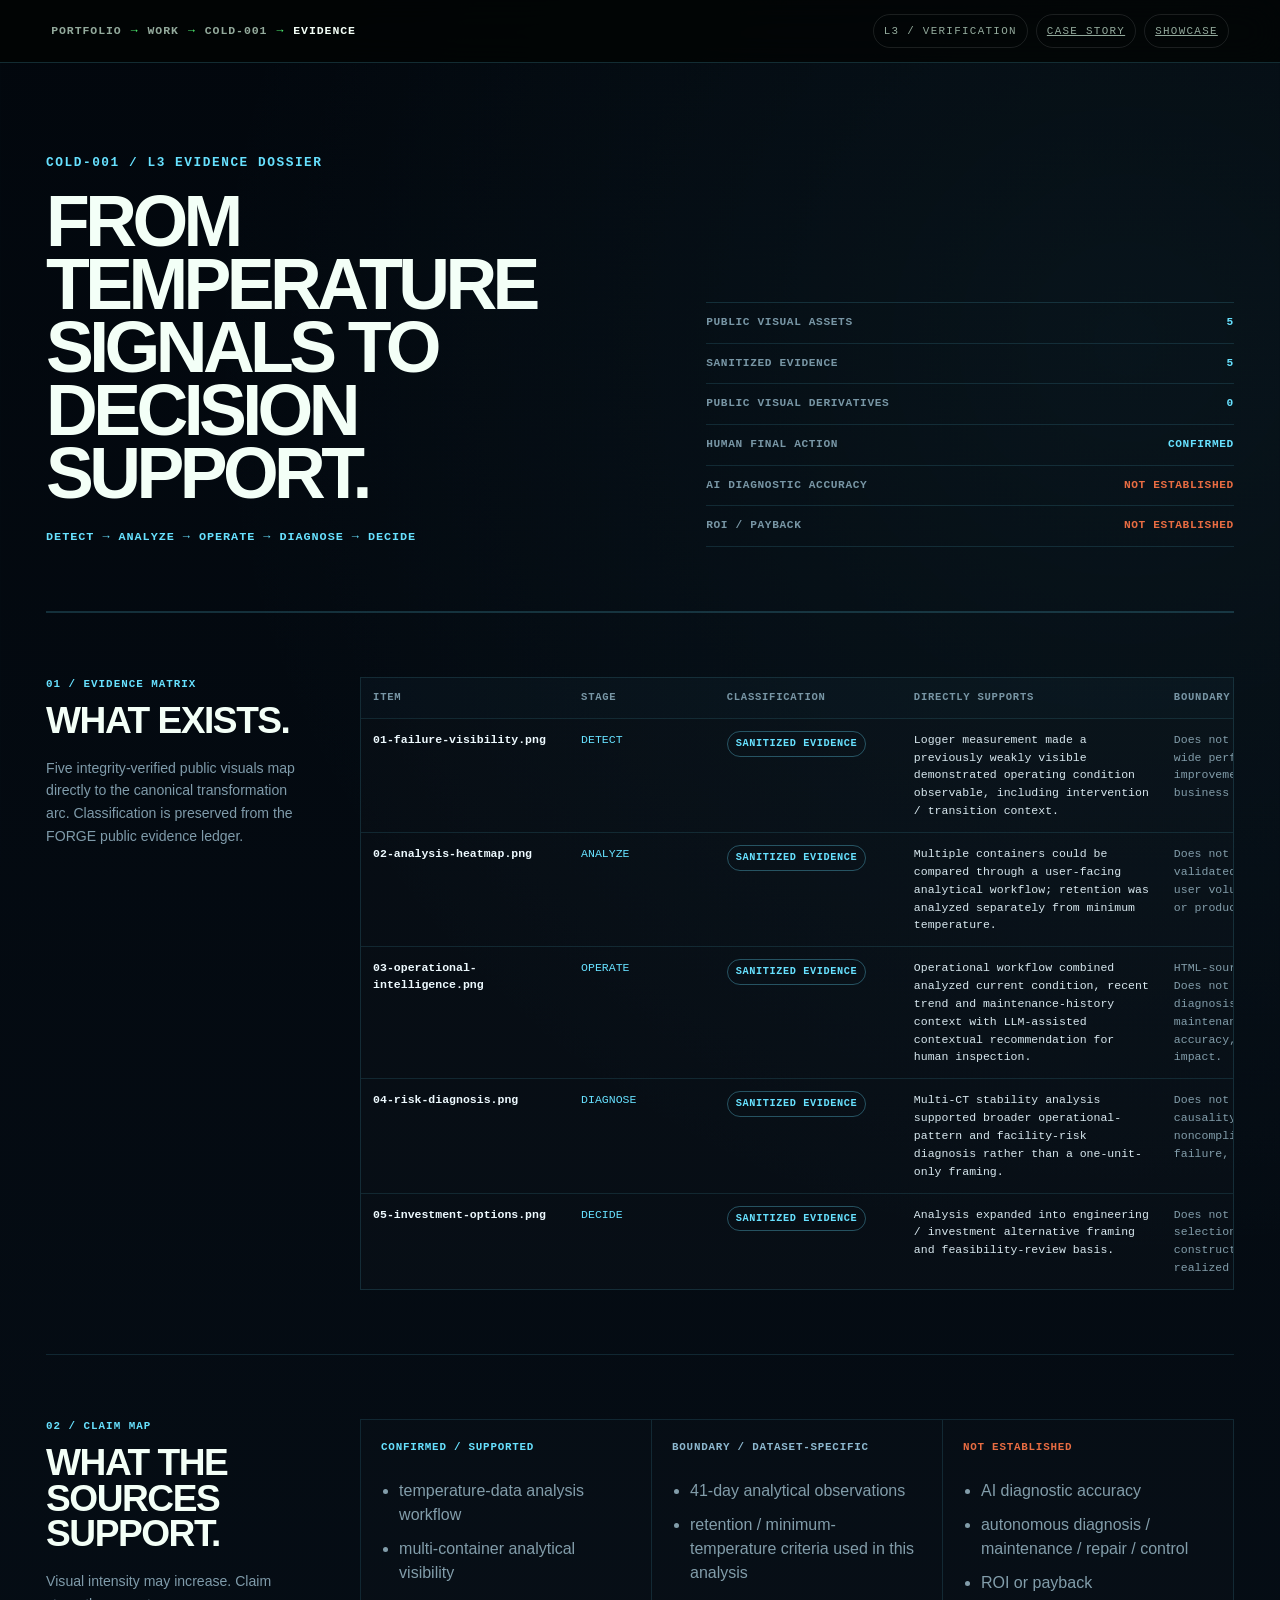
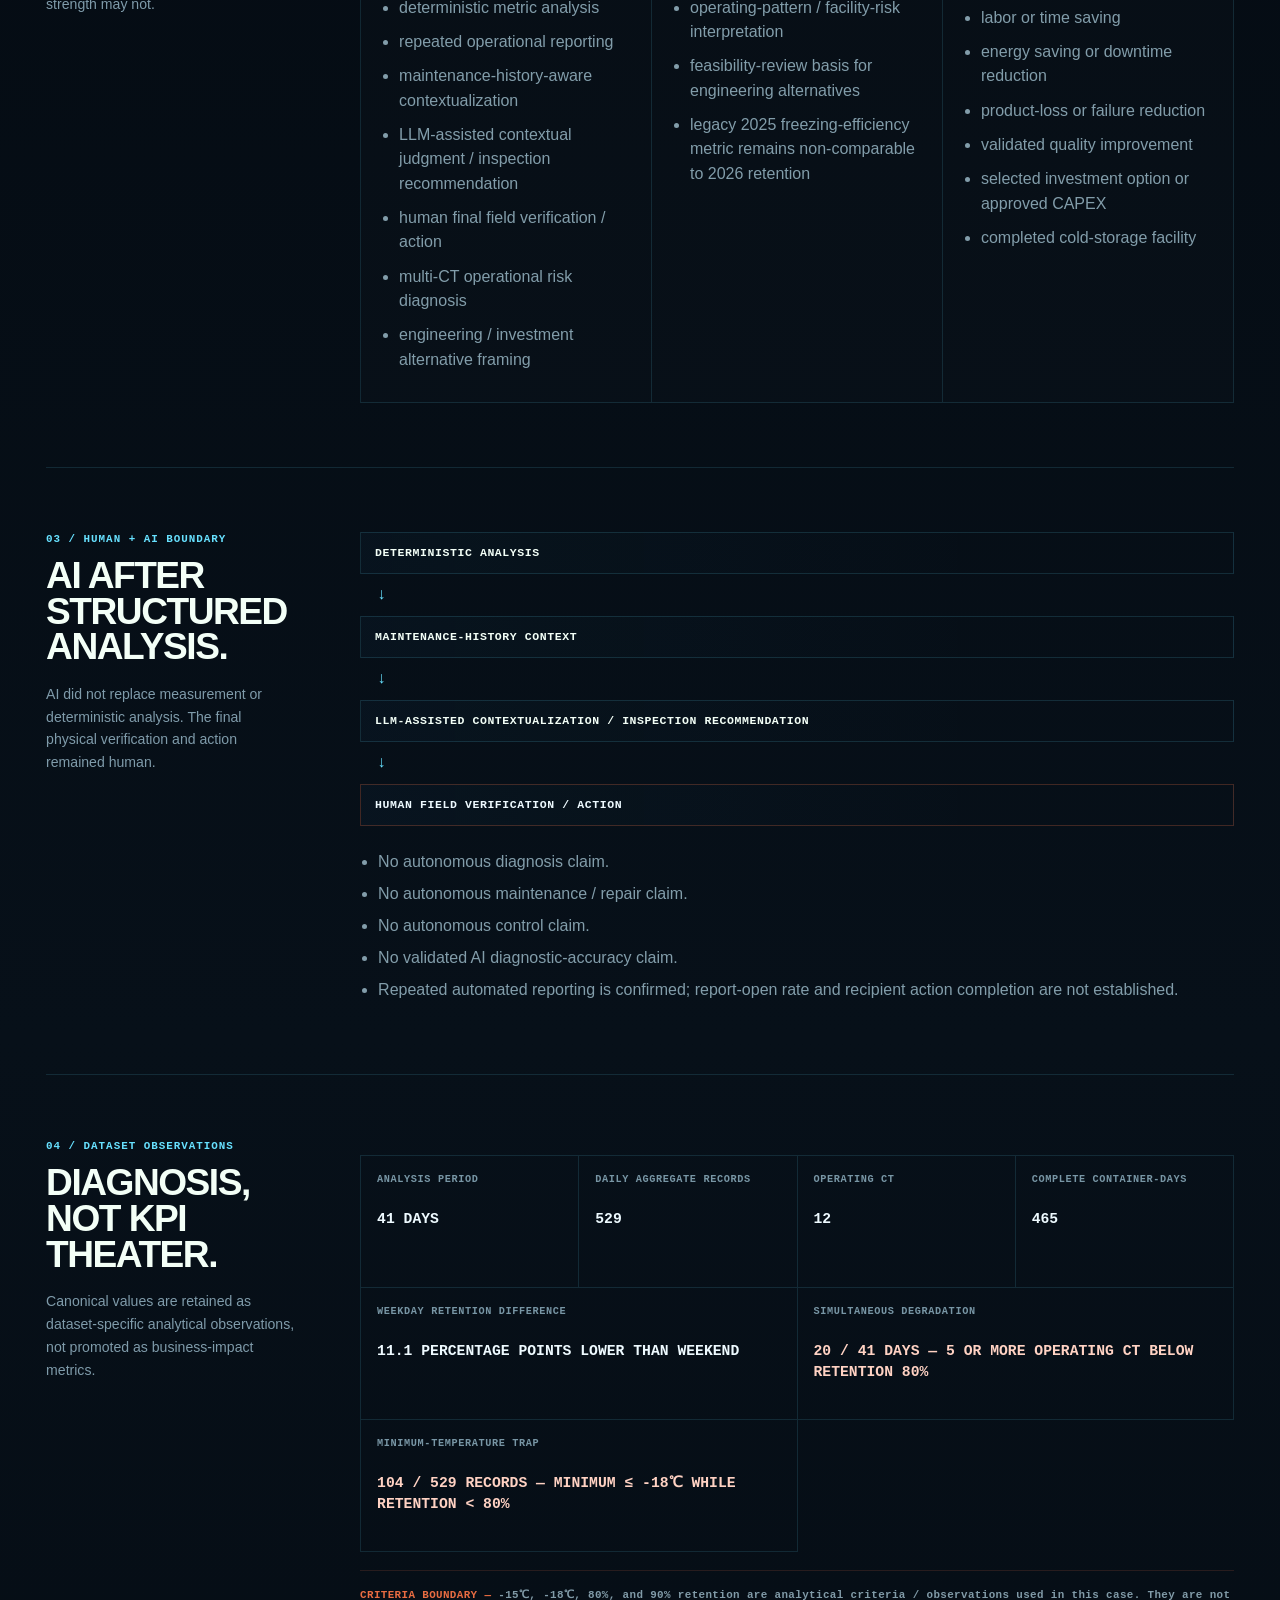
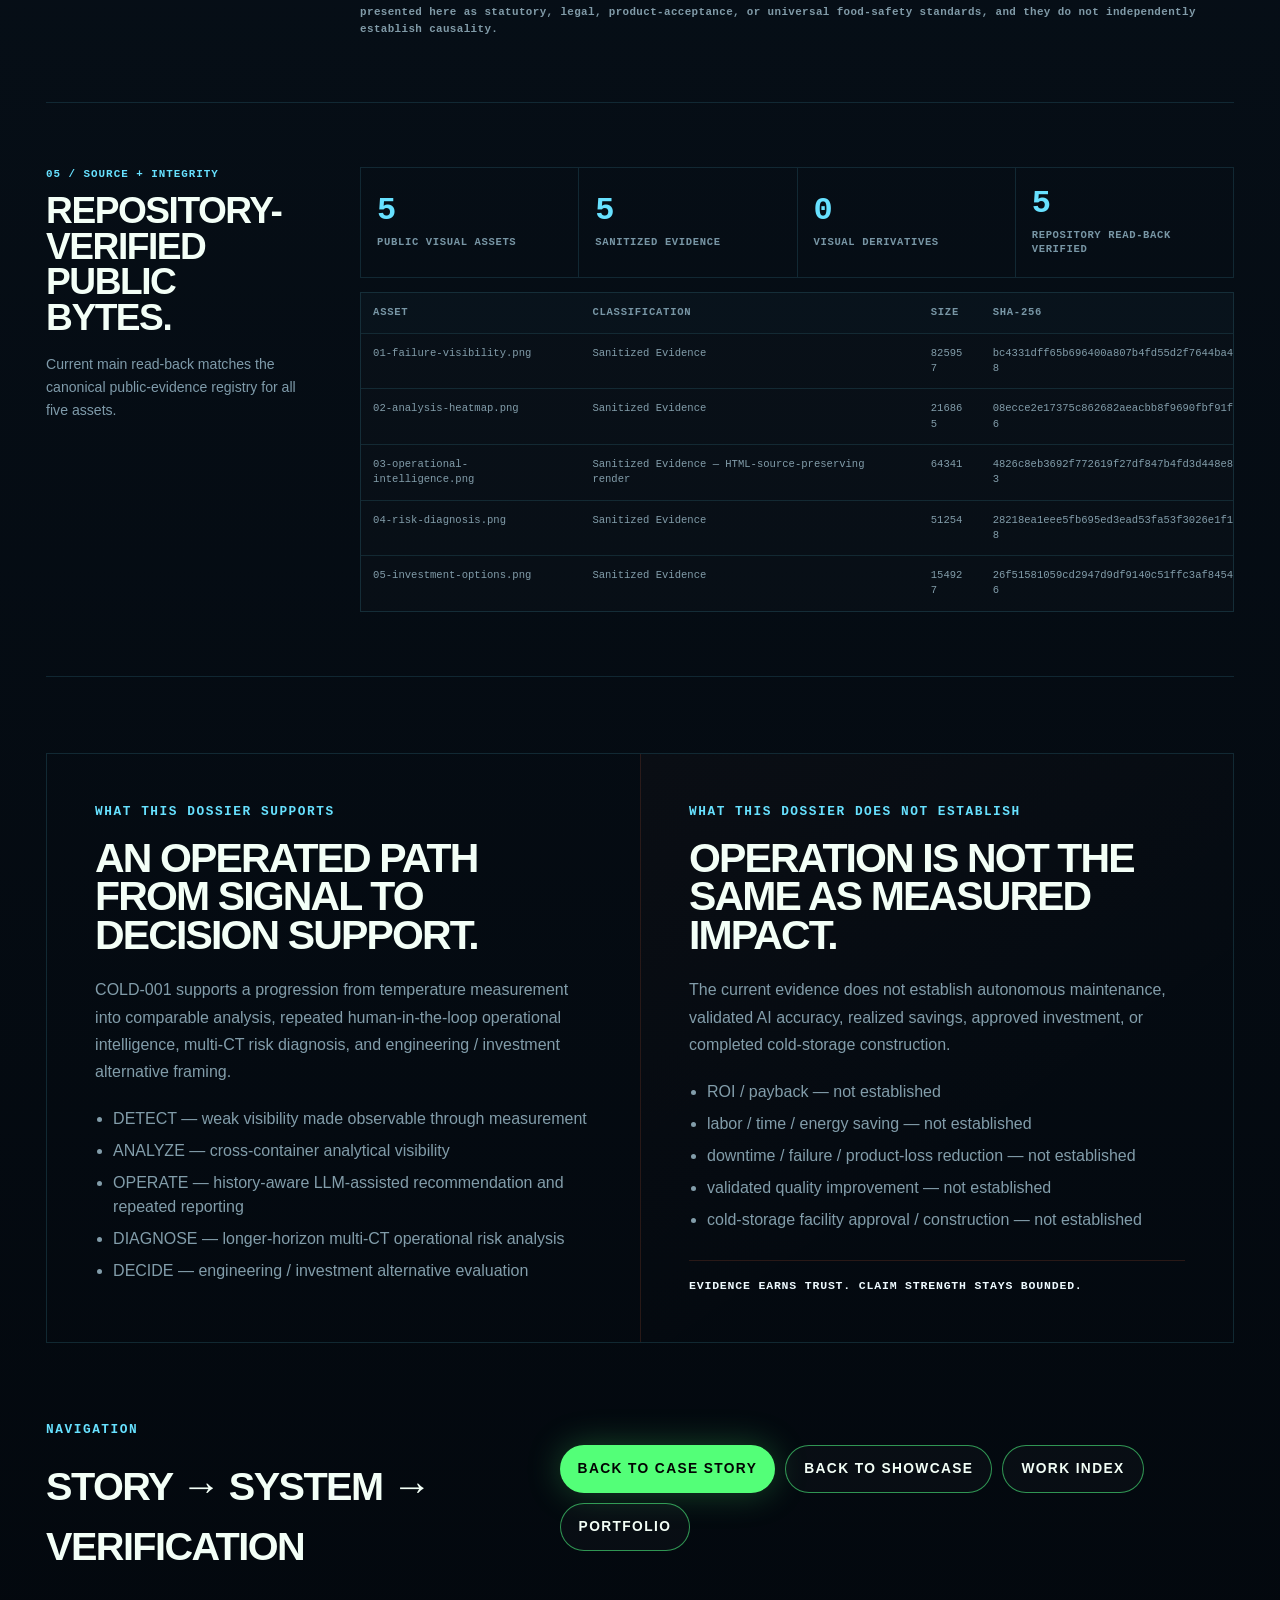
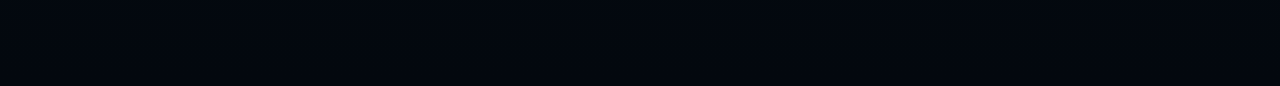
<file: workbench/PORTFOLIO-001/v2/work/cold/evidence/index.html>
<!doctype html>
<html lang="ko" data-theme="acid">
<head>
  <meta charset="utf-8" />
  <meta name="viewport" content="width=device-width, initial-scale=1" />
  <meta name="color-scheme" content="dark" />
  <meta name="description" content="COLD-001 L3 Evidence Dossier — verified public evidence, claim boundaries, dataset-specific observations, and repository integrity." />
  <title>COLD-001 / L3 Evidence Dossier — PORTFOLIO-001 v2</title>
  <link rel="stylesheet" href="../../../styles.css" />
  <script>document.documentElement.dataset.theme=localStorage.getItem('portfolio-theme')||'acid';</script>
</head>
<body class="depth-shell depth-l3 page-cold-evidence">
  <a class="skip-link" href="#main">Skip to content</a>

  <nav class="depth-nav cold-evidence-depth-nav" aria-label="Case depth navigation">
    <div class="depth-crumbs">
      <a href="../../../">PORTFOLIO</a><i>→</i><a href="../../">WORK</a><i>→</i><a href="../">COLD-001</a><i>→</i><strong>EVIDENCE</strong>
    </div>
    <div class="depth-actions">
      <span class="depth-chip">L3 / VERIFICATION</span>
      <a class="depth-chip" href="../">CASE STORY</a>
      <a class="depth-chip" href="../showcase/">SHOWCASE</a>
    </div>
  </nav>

  <main id="main" class="cold-evidence-main">
    <header class="cold-evidence-header">
      <div>
        <p class="eyebrow">COLD-001 / L3 EVIDENCE DOSSIER</p>
        <h1>FROM TEMPERATURE SIGNALS TO DECISION SUPPORT.</h1>
        <p class="cold-evidence-thesis">DETECT → ANALYZE → OPERATE → DIAGNOSE → DECIDE</p>
      </div>
      <dl class="cold-evidence-status" aria-label="Dossier status">
        <div><dt>PUBLIC VISUAL ASSETS</dt><dd>5</dd></div>
        <div><dt>SANITIZED EVIDENCE</dt><dd>5</dd></div>
        <div><dt>PUBLIC VISUAL DERIVATIVES</dt><dd>0</dd></div>
        <div><dt>HUMAN FINAL ACTION</dt><dd>CONFIRMED</dd></div>
        <div class="is-boundary"><dt>AI DIAGNOSTIC ACCURACY</dt><dd>NOT ESTABLISHED</dd></div>
        <div class="is-boundary"><dt>ROI / PAYBACK</dt><dd>NOT ESTABLISHED</dd></div>
      </dl>
    </header>

    <section class="cold-evidence-section" aria-labelledby="matrix-title">
      <header class="cold-evidence-section-head">
        <p class="cold-evidence-index">01 / EVIDENCE MATRIX</p>
        <h2 id="matrix-title">WHAT EXISTS.</h2>
        <p>Five integrity-verified public visuals map directly to the canonical transformation arc. Classification is preserved from the FORGE public evidence ledger.</p>
      </header>
      <div class="cold-evidence-matrix-wrap">
        <table class="cold-evidence-matrix">
          <thead><tr><th>ITEM</th><th>STAGE</th><th>CLASSIFICATION</th><th>DIRECTLY SUPPORTS</th><th>BOUNDARY</th></tr></thead>
          <tbody>
            <tr>
              <td><a href="../../../../../forge/COLD-001/assets/01-failure-visibility.png">01-failure-visibility.png</a></td>
              <td>DETECT</td><td><span class="cold-evidence-class">SANITIZED EVIDENCE</span></td>
              <td>Logger measurement made a previously weakly visible demonstrated operating condition observable, including intervention / transition context.</td>
              <td>Does not establish population-wide performance, failure-rate improvement, or measured business impact.</td>
            </tr>
            <tr>
              <td><a href="../../../../../forge/COLD-001/assets/02-analysis-heatmap.png">02-analysis-heatmap.png</a></td>
              <td>ANALYZE</td><td><span class="cold-evidence-class">SANITIZED EVIDENCE</span></td>
              <td>Multiple containers could be compared through a user-facing analytical workflow; retention was analyzed separately from minimum temperature.</td>
              <td>Does not establish causality, validated quality improvement, user volume, usage frequency, or productivity impact.</td>
            </tr>
            <tr>
              <td><a href="../../../../../forge/COLD-001/assets/03-operational-intelligence.png">03-operational-intelligence.png</a></td>
              <td>OPERATE</td><td><span class="cold-evidence-class">SANITIZED EVIDENCE</span></td>
              <td>Operational workflow combined analyzed current condition, recent trend and maintenance-history context with LLM-assisted contextual recommendation for human inspection.</td>
              <td>HTML-source-preserving render. Does not establish autonomous diagnosis, autonomous maintenance / repair, AI accuracy, or measured business impact.</td>
            </tr>
            <tr>
              <td><a href="../../../../../forge/COLD-001/assets/04-risk-diagnosis.png">04-risk-diagnosis.png</a></td>
              <td>DIAGNOSE</td><td><span class="cold-evidence-class">SANITIZED EVIDENCE</span></td>
              <td>Multi-CT stability analysis supported broader operational-pattern and facility-risk diagnosis rather than a one-unit-only framing.</td>
              <td>Does not prove root-cause causality, statutory noncompliance, product quality failure, or financial loss.</td>
            </tr>
            <tr>
              <td><a href="../../../../../forge/COLD-001/assets/05-investment-options.png">05-investment-options.png</a></td>
              <td>DECIDE</td><td><span class="cold-evidence-class">SANITIZED EVIDENCE</span></td>
              <td>Analysis expanded into engineering / investment alternative framing and feasibility-review basis.</td>
              <td>Does not prove option selection, CAPEX approval, construction, ROI, payback, or realized business impact.</td>
            </tr>
          </tbody>
        </table>
      </div>
    </section>

    <section class="cold-evidence-section" aria-labelledby="claim-title">
      <header class="cold-evidence-section-head">
        <p class="cold-evidence-index">02 / CLAIM MAP</p>
        <h2 id="claim-title">WHAT THE SOURCES SUPPORT.</h2>
        <p>Visual intensity may increase. Claim strength may not.</p>
      </header>
      <div class="cold-evidence-claim-map">
        <article class="cold-evidence-claim-column is-supported">
          <p>CONFIRMED / SUPPORTED</p>
          <ul>
            <li>temperature-data analysis workflow</li>
            <li>multi-container analytical visibility</li>
            <li>deterministic metric analysis</li>
            <li>repeated operational reporting</li>
            <li>maintenance-history-aware contextualization</li>
            <li>LLM-assisted contextual judgment / inspection recommendation</li>
            <li>human final field verification / action</li>
            <li>multi-CT operational risk diagnosis</li>
            <li>engineering / investment alternative framing</li>
          </ul>
        </article>
        <article class="cold-evidence-claim-column is-conditional">
          <p>BOUNDARY / DATASET-SPECIFIC</p>
          <ul>
            <li>41-day analytical observations</li>
            <li>retention / minimum-temperature criteria used in this analysis</li>
            <li>operating-pattern / facility-risk interpretation</li>
            <li>feasibility-review basis for engineering alternatives</li>
            <li>legacy 2025 freezing-efficiency metric remains non-comparable to 2026 retention</li>
          </ul>
        </article>
        <article class="cold-evidence-claim-column is-not-established">
          <p>NOT ESTABLISHED</p>
          <ul>
            <li>AI diagnostic accuracy</li>
            <li>autonomous diagnosis / maintenance / repair / control</li>
            <li>ROI or payback</li>
            <li>labor or time saving</li>
            <li>energy saving or downtime reduction</li>
            <li>product-loss or failure reduction</li>
            <li>validated quality improvement</li>
            <li>selected investment option or approved CAPEX</li>
            <li>completed cold-storage facility</li>
          </ul>
        </article>
      </div>
    </section>

    <section class="cold-evidence-section" aria-labelledby="ai-title">
      <header class="cold-evidence-section-head">
        <p class="cold-evidence-index">03 / HUMAN + AI BOUNDARY</p>
        <h2 id="ai-title">AI AFTER STRUCTURED ANALYSIS.</h2>
        <p>AI did not replace measurement or deterministic analysis. The final physical verification and action remained human.</p>
      </header>
      <div>
        <div class="cold-evidence-human-ai" aria-label="Operational intelligence architecture">
          <span>DETERMINISTIC ANALYSIS</span><i>→</i>
          <span>MAINTENANCE-HISTORY CONTEXT</span><i>→</i>
          <span>LLM-ASSISTED CONTEXTUALIZATION / INSPECTION RECOMMENDATION</span><i>→</i>
          <strong>HUMAN FIELD VERIFICATION / ACTION</strong>
        </div>
        <ul class="cold-evidence-boundary-list">
          <li>No autonomous diagnosis claim.</li>
          <li>No autonomous maintenance / repair claim.</li>
          <li>No autonomous control claim.</li>
          <li>No validated AI diagnostic-accuracy claim.</li>
          <li>Repeated automated reporting is confirmed; report-open rate and recipient action completion are not established.</li>
        </ul>
      </div>
    </section>

    <section class="cold-evidence-section" aria-labelledby="dataset-title">
      <header class="cold-evidence-section-head">
        <p class="cold-evidence-index">04 / DATASET OBSERVATIONS</p>
        <h2 id="dataset-title">DIAGNOSIS, NOT KPI THEATER.</h2>
        <p>Canonical values are retained as dataset-specific analytical observations, not promoted as business-impact metrics.</p>
      </header>
      <div>
        <dl class="cold-evidence-observations">
          <div><dt>ANALYSIS PERIOD</dt><dd>41 DAYS</dd></div>
          <div><dt>DAILY AGGREGATE RECORDS</dt><dd>529</dd></div>
          <div><dt>OPERATING CT</dt><dd>12</dd></div>
          <div><dt>COMPLETE CONTAINER-DAYS</dt><dd>465</dd></div>
          <div><dt>WEEKDAY RETENTION DIFFERENCE</dt><dd>11.1 PERCENTAGE POINTS LOWER THAN WEEKEND</dd></div>
          <div><dt>SIMULTANEOUS DEGRADATION</dt><dd>20 / 41 DAYS — 5 OR MORE OPERATING CT BELOW RETENTION 80%</dd></div>
          <div><dt>MINIMUM-TEMPERATURE TRAP</dt><dd>104 / 529 RECORDS — MINIMUM ≤ -18℃ WHILE RETENTION &lt; 80%</dd></div>
        </dl>
        <p class="cold-evidence-criteria"><strong>CRITERIA BOUNDARY —</strong> -15℃, -18℃, 80%, and 90% retention are analytical criteria / observations used in this case. They are not presented here as statutory, legal, product-acceptance, or universal food-safety standards, and they do not independently establish causality.</p>
      </div>
    </section>

    <section class="cold-evidence-section" aria-labelledby="integrity-title">
      <header class="cold-evidence-section-head">
        <p class="cold-evidence-index">05 / SOURCE + INTEGRITY</p>
        <h2 id="integrity-title">REPOSITORY-VERIFIED PUBLIC BYTES.</h2>
        <p>Current main read-back matches the canonical public-evidence registry for all five assets.</p>
      </header>
      <div>
        <div class="cold-evidence-integrity-summary" aria-label="Integrity summary">
          <div><strong>5</strong><span>PUBLIC VISUAL ASSETS</span></div>
          <div><strong>5</strong><span>SANITIZED EVIDENCE</span></div>
          <div><strong>0</strong><span>VISUAL DERIVATIVES</span></div>
          <div><strong>5</strong><span>REPOSITORY READ-BACK VERIFIED</span></div>
        </div>
        <div class="cold-evidence-integrity-scroll">
          <table class="cold-evidence-integrity-ledger">
            <thead><tr><th>ASSET</th><th>CLASSIFICATION</th><th>SIZE</th><th>SHA-256</th><th>GIT BLOB SHA</th></tr></thead>
            <tbody>
              <tr><td>01-failure-visibility.png</td><td>Sanitized Evidence</td><td>825957</td><td>bc4331dff65b696400a807b4fd55d2f7644ba489188acc6b02d4e4f818df1ca8</td><td>715f4537b1a98d4e6af3aaeb917e14c33cfb8213</td></tr>
              <tr><td>02-analysis-heatmap.png</td><td>Sanitized Evidence</td><td>216865</td><td>08ecce2e17375c862682aeacbb8f9690fbf91faf172382f5a7d1d18bde3dd8c6</td><td>c3a18084673ba4f28d730d638913d6231a01d3d1</td></tr>
              <tr><td>03-operational-intelligence.png</td><td>Sanitized Evidence — HTML-source-preserving render</td><td>64341</td><td>4826c8eb3692f772619f27df847b4fd3d448e87701b9618440fff89cb52bc593</td><td>8151fddbfe685c92b2a6e759488b35e1b9ee7466</td></tr>
              <tr><td>04-risk-diagnosis.png</td><td>Sanitized Evidence</td><td>51254</td><td>28218ea1eee5fb695ed3ead53fa53f3026e1f14fbe8d70dece9790816065ffb8</td><td>e1f4d455d2c7b1f8a1bdf9e74d202c31db00bf2e</td></tr>
              <tr><td>05-investment-options.png</td><td>Sanitized Evidence</td><td>154927</td><td>26f51581059cd2947d9df9140c51ffc3af8454ff4f595cb66ea9c8f32b57a0a6</td><td>35bfdd8c55db46d0847fc692d6f855878ce69cca</td></tr>
            </tbody>
          </table>
        </div>
      </div>
    </section>

    <section class="cold-evidence-verdict" aria-label="Evidence verdict">
      <article class="cold-evidence-verdict-panel">
        <p class="eyebrow">WHAT THIS DOSSIER SUPPORTS</p>
        <h2>AN OPERATED PATH FROM SIGNAL TO DECISION SUPPORT.</h2>
        <p>COLD-001 supports a progression from temperature measurement into comparable analysis, repeated human-in-the-loop operational intelligence, multi-CT risk diagnosis, and engineering / investment alternative framing.</p>
        <ul>
          <li>DETECT — weak visibility made observable through measurement</li>
          <li>ANALYZE — cross-container analytical visibility</li>
          <li>OPERATE — history-aware LLM-assisted recommendation and repeated reporting</li>
          <li>DIAGNOSE — longer-horizon multi-CT operational risk analysis</li>
          <li>DECIDE — engineering / investment alternative evaluation</li>
        </ul>
      </article>
      <article class="cold-evidence-verdict-panel is-not-proven">
        <p class="eyebrow">WHAT THIS DOSSIER DOES NOT ESTABLISH</p>
        <h2>OPERATION IS NOT THE SAME AS MEASURED IMPACT.</h2>
        <p>The current evidence does not establish autonomous maintenance, validated AI accuracy, realized savings, approved investment, or completed cold-storage construction.</p>
        <ul>
          <li>ROI / payback — not established</li>
          <li>labor / time / energy saving — not established</li>
          <li>downtime / failure / product-loss reduction — not established</li>
          <li>validated quality improvement — not established</li>
          <li>cold-storage facility approval / construction — not established</li>
        </ul>
        <p class="cold-evidence-principle">EVIDENCE EARNS TRUST. CLAIM STRENGTH STAYS BOUNDED.</p>
      </article>
    </section>

    <section class="cold-evidence-navigation" aria-label="Case navigation">
      <div>
        <p class="eyebrow">NAVIGATION</p>
        <h2>STORY → SYSTEM → VERIFICATION</h2>
      </div>
      <div class="cold-evidence-actions">
        <a class="cta cta-primary" href="../">BACK TO CASE STORY</a>
        <a class="cta cta-secondary" href="../showcase/">BACK TO SHOWCASE</a>
        <a class="cta cta-secondary" href="../../">WORK INDEX</a>
        <a class="cta cta-secondary" href="../../../">PORTFOLIO</a>
      </div>
    </section>
  </main>

  <script src="../../../app.js"></script>
</body>
</html>
</file>
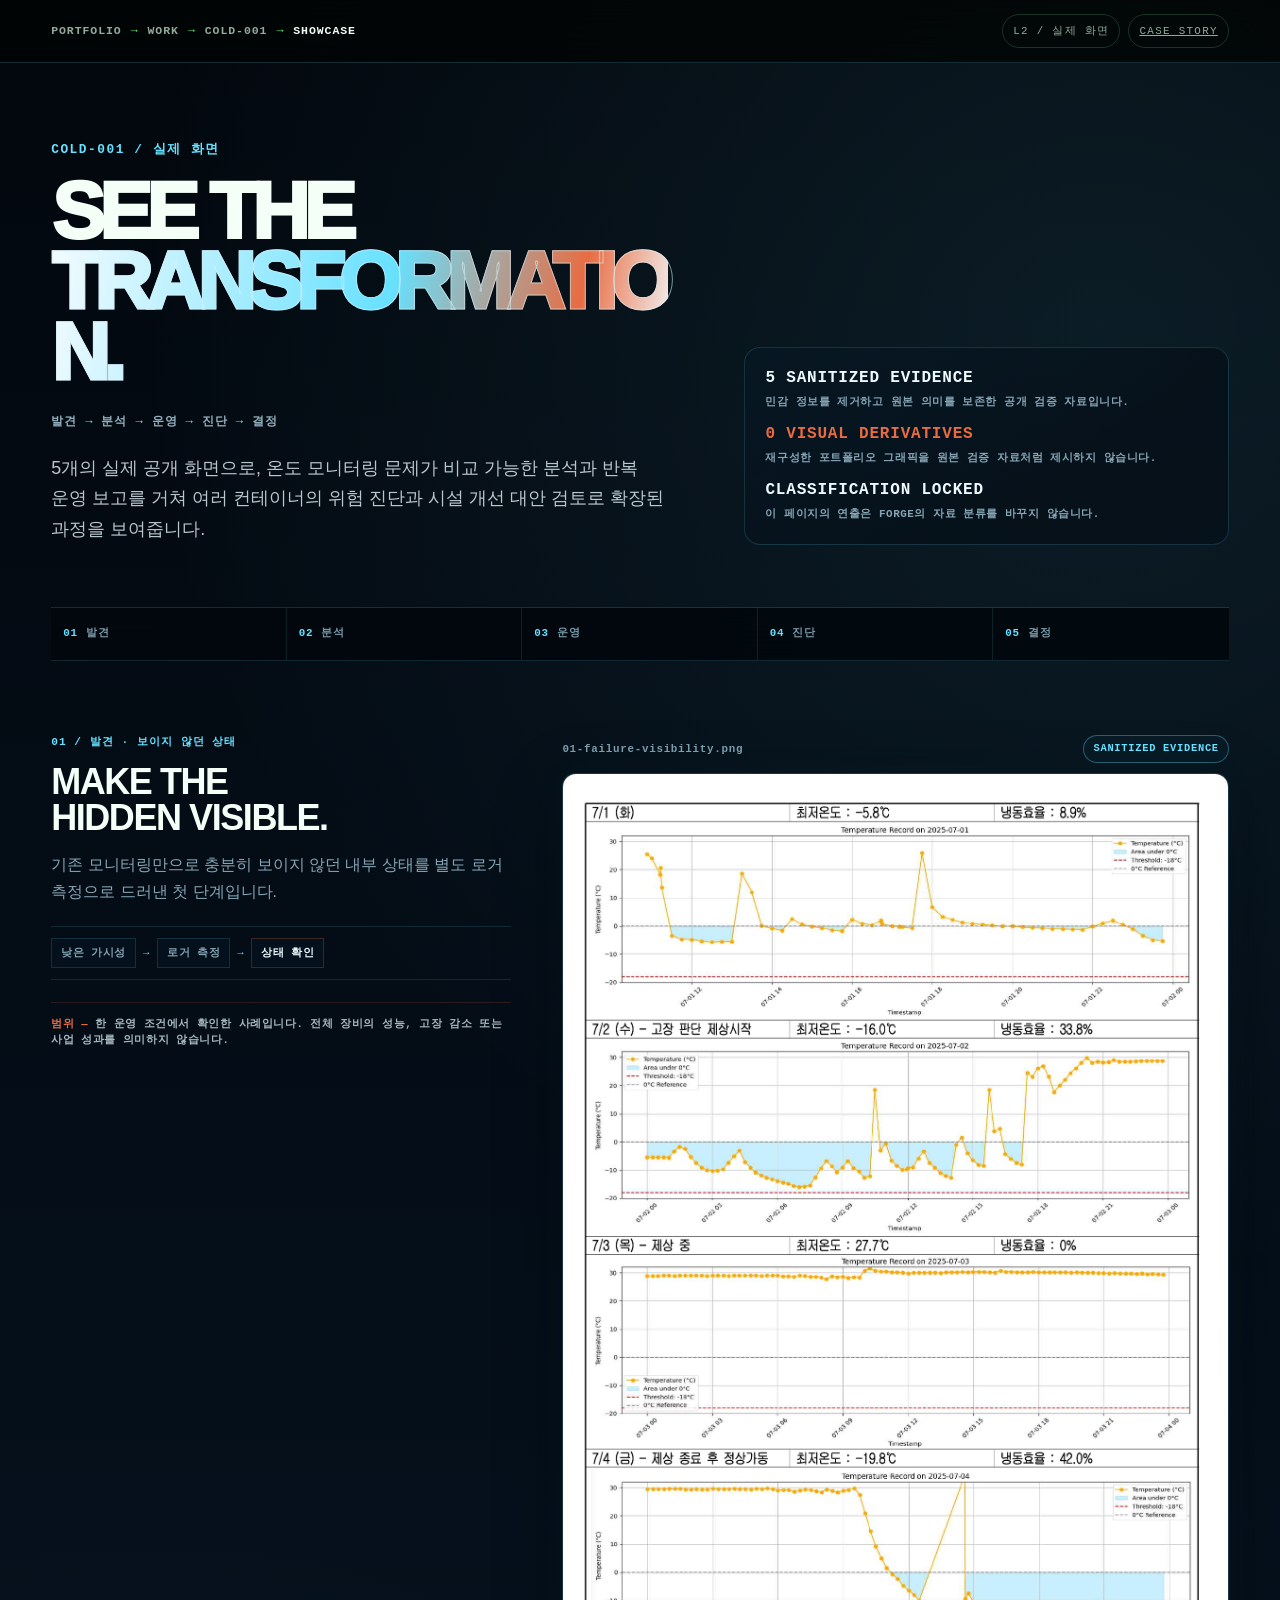
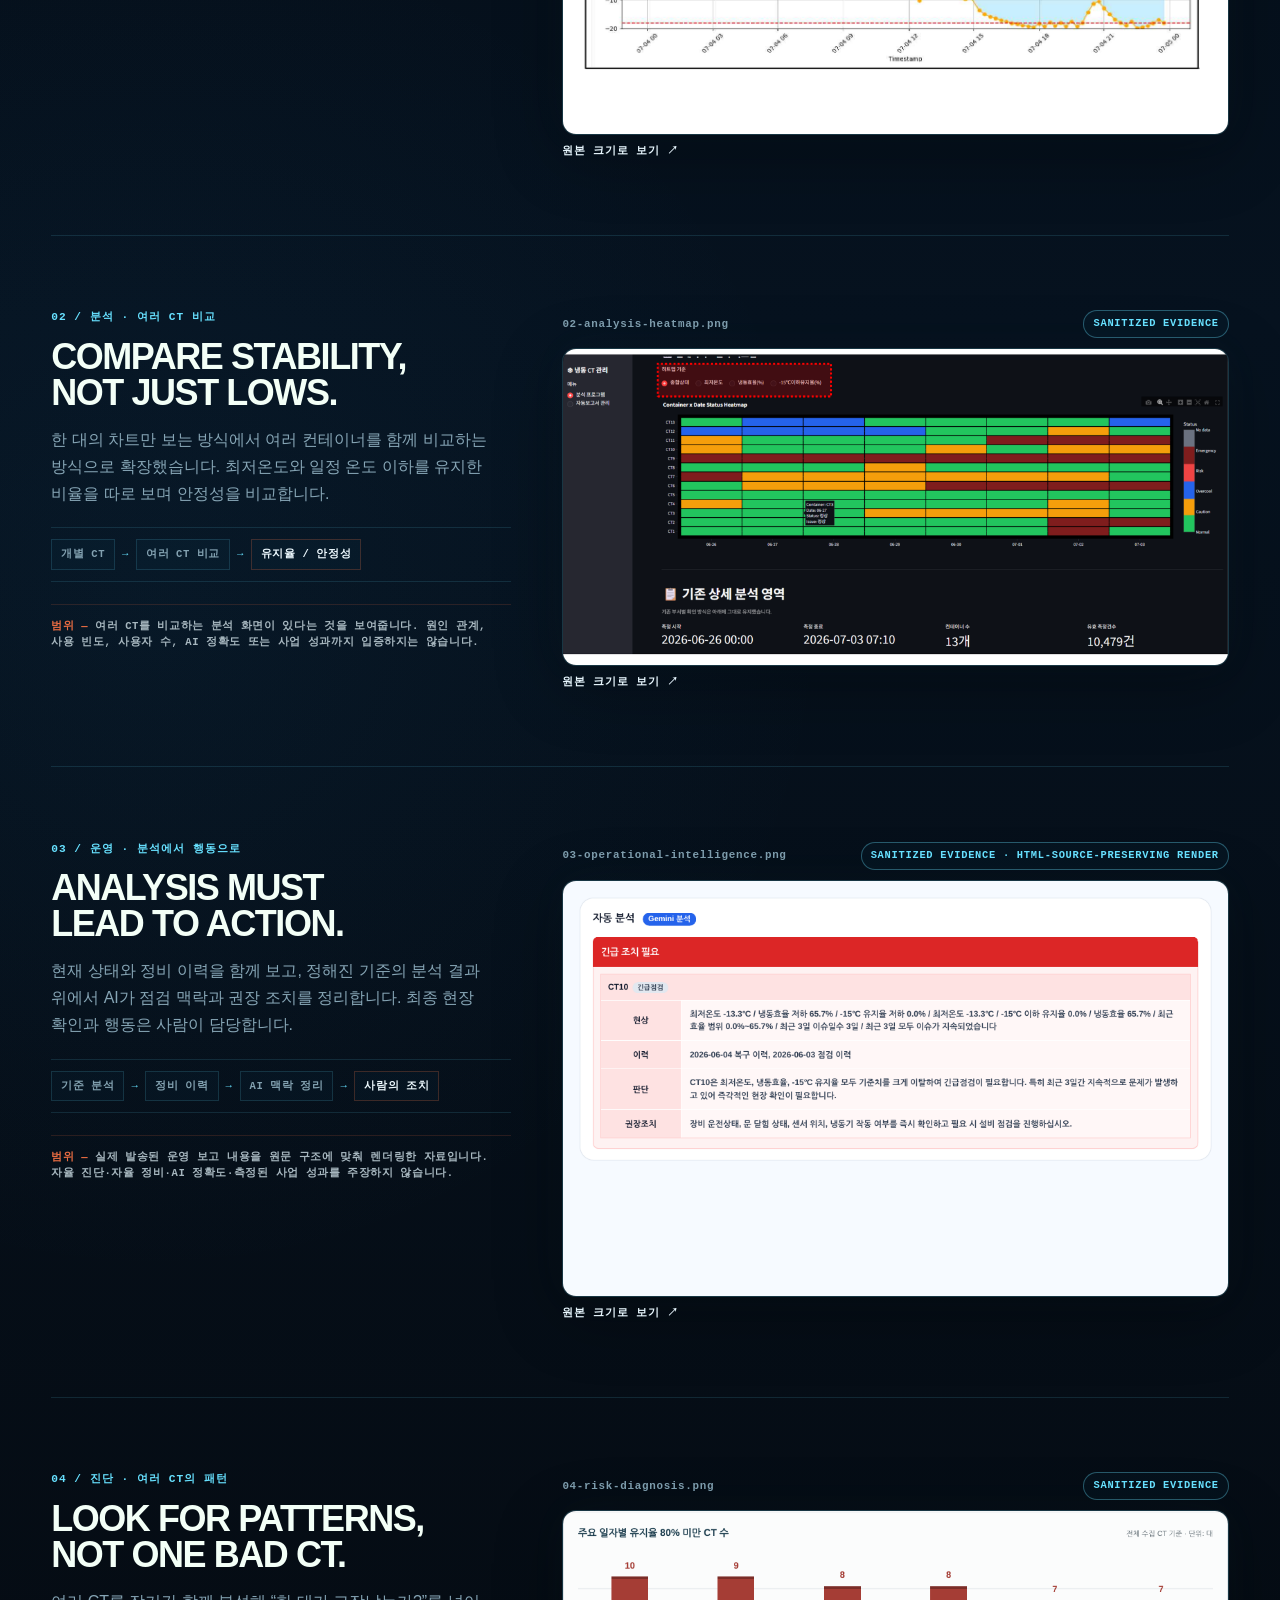
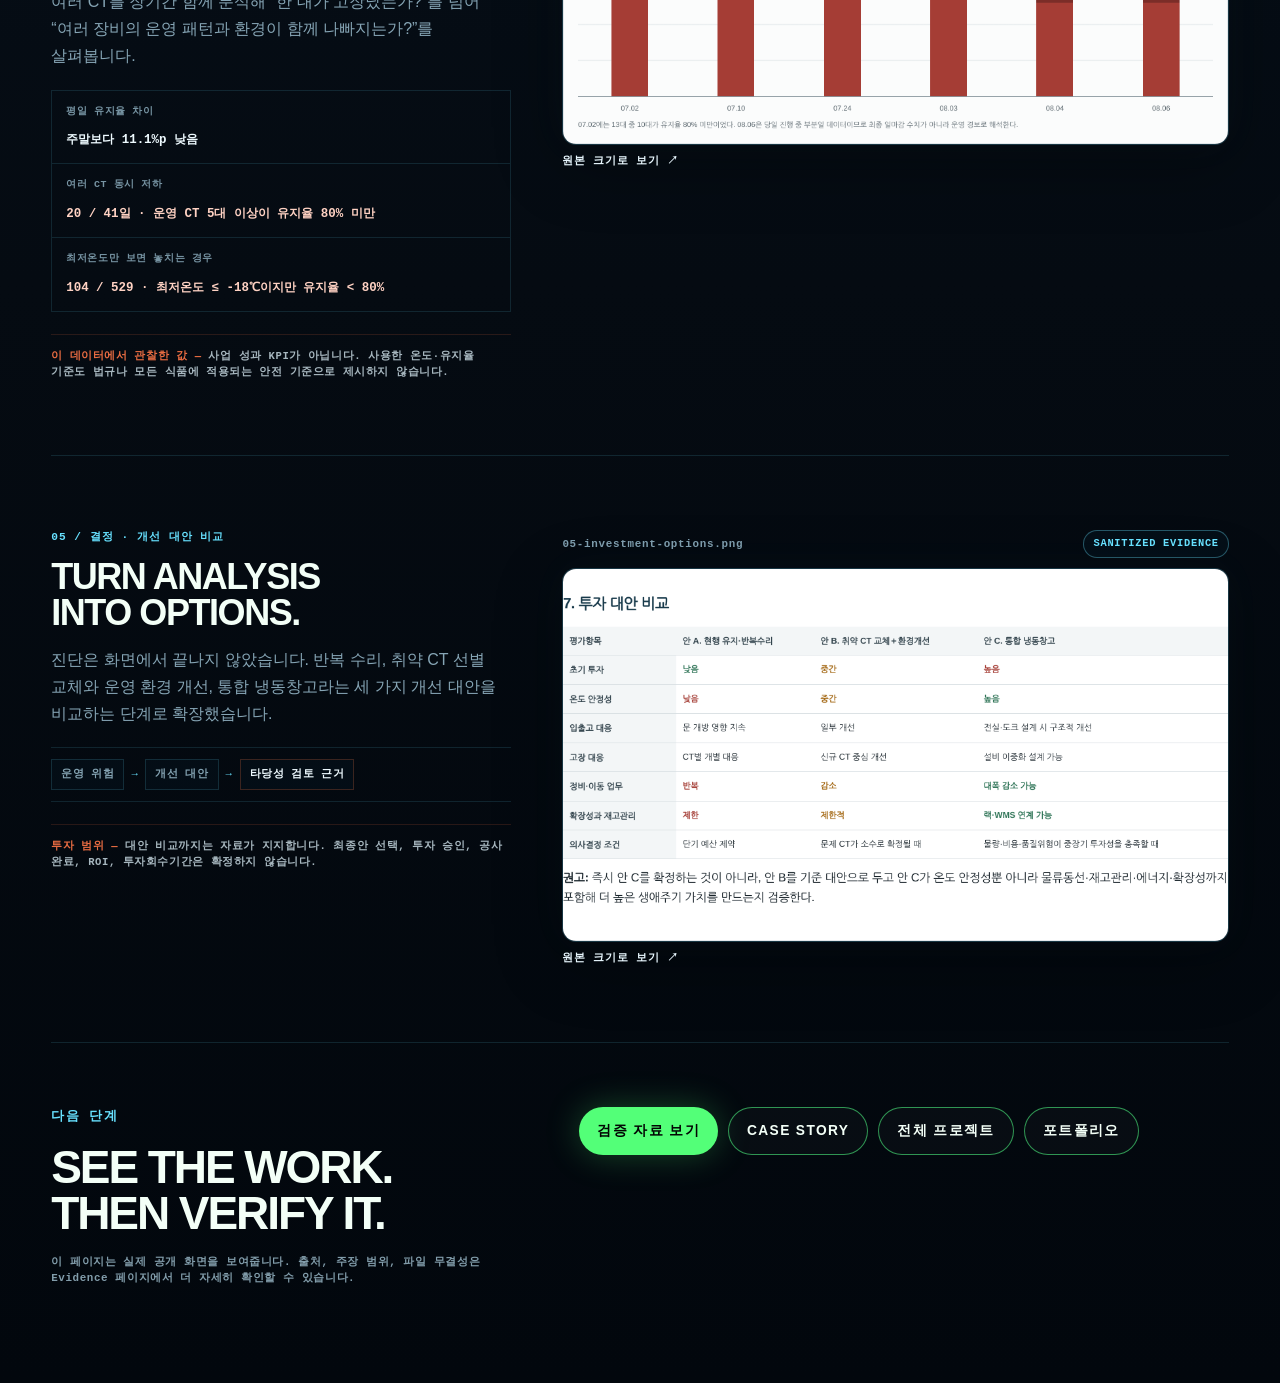
<file: workbench/PORTFOLIO-001/v2/work/cold/showcase/index.html>
<!doctype html>
<html lang="ko" data-theme="acid">
<head>
  <meta charset="utf-8" />
  <meta name="viewport" content="width=device-width, initial-scale=1" />
  <meta name="color-scheme" content="dark" />
  <meta name="description" content="COLD-001 L2 Showcase — five integrity-verified sanitized evidence visuals across DETECT, ANALYZE, OPERATE, DIAGNOSE, and DECIDE." />
  <title>COLD-001 Showcase — PORTFOLIO-001 v2</title>
  <link rel="stylesheet" href="../../../styles.css" />
  <style>
    /* Page-scoped optical correction: readable display copy without reducing evidence prominence. */
    .page-cold-showcase .cold-showcase-copy h2 { text-wrap: balance; max-width: 11.5em; }
    @media (min-width: 901px) {
      .page-cold-showcase .cold-showcase-stage { grid-template-columns: minmax(460px, 35%) minmax(0, 1fr); column-gap: clamp(2rem, 4vw, 5rem); }
      .page-cold-showcase .cold-showcase-copy h2 { font-size: clamp(2.25rem, 2.65vw, 3.2rem); line-height: 1; letter-spacing: -.04em; }
    }
    @media (max-width: 900px) {
      .page-cold-showcase .cold-showcase-copy h2 { max-width: 14em; }
    }
  </style>
  <script>document.documentElement.dataset.theme=localStorage.getItem('portfolio-theme')||'acid';</script>
</head>
<body class="depth-shell depth-l2 page-cold-showcase">
  <a class="skip-link" href="#main">Skip to content</a>
  <div class="site-atmosphere" aria-hidden="true"></div>

  <nav class="depth-nav cold-showcase-depth-nav" aria-label="Case depth navigation">
    <div class="depth-crumbs"><a href="../../../">PORTFOLIO</a><i>→</i><a href="../../">WORK</a><i>→</i><a href="../">COLD-001</a><i>→</i><strong>SHOWCASE</strong></div>
    <div class="depth-actions"><span class="depth-chip">L2 / 실제 화면</span><a class="depth-chip" href="../">CASE STORY</a></div>
  </nav>

  <main id="main" class="cold-showcase-main">
    <header class="cold-showcase-hero">
      <div class="reveal">
        <p class="eyebrow">COLD-001 / 실제 화면</p>
        <h1><span>SEE THE</span><span class="cold-showcase-title-signal">TRANSFORMATION.</span></h1>
        <div class="cold-showcase-flowline" aria-label="Canonical evidence arc"><span>발견</span><i>→</i><span>분석</span><i>→</i><span>운영</span><i>→</i><span>진단</span><i>→</i><span>결정</span></div>
        <p class="cold-showcase-lead">5개의 실제 공개 화면으로, 온도 모니터링 문제가 비교 가능한 분석과 반복 운영 보고를 거쳐 여러 컨테이너의 위험 진단과 시설 개선 대안 검토로 확장된 과정을 보여줍니다.</p>
      </div>
      <aside class="cold-showcase-classification reveal" aria-label="Evidence classification summary">
        <div><strong>5 SANITIZED EVIDENCE</strong><span>민감 정보를 제거하고 원본 의미를 보존한 공개 검증 자료입니다.</span></div>
        <div><strong class="is-zero">0 VISUAL DERIVATIVES</strong><span>재구성한 포트폴리오 그래픽을 원본 검증 자료처럼 제시하지 않습니다.</span></div>
        <div><strong>CLASSIFICATION LOCKED</strong><span>이 페이지의 연출은 FORGE의 자료 분류를 바꾸지 않습니다.</span></div>
      </aside>
    </header>

    <nav class="cold-showcase-rail" aria-label="Showcase sequence"><a href="#detect"><span>01</span> 발견</a><a href="#analyze"><span>02</span> 분석</a><a href="#operate"><span>03</span> 운영</a><a href="#diagnose"><span>04</span> 진단</a><a href="#decide"><span>05</span> 결정</a></nav>

    <section class="cold-showcase-stage" id="detect" aria-labelledby="detect-title">
      <div class="cold-showcase-copy reveal"><p class="cold-showcase-kicker">01 / 발견 · 보이지 않던 상태</p><h2 id="detect-title">MAKE THE HIDDEN VISIBLE.</h2><p>기존 모니터링만으로 충분히 보이지 않던 내부 상태를 별도 로거 측정으로 드러낸 첫 단계입니다.</p><div class="cold-showcase-microflow" aria-label="Detect flow"><span>낮은 가시성</span><i>→</i><span>로거 측정</span><i>→</i><strong>상태 확인</strong></div><p class="cold-showcase-boundary"><strong>범위 —</strong> 한 운영 조건에서 확인한 사례입니다. 전체 장비의 성능, 고장 감소 또는 사업 성과를 의미하지 않습니다.</p></div>
      <figure class="cold-showcase-figure reveal"><figcaption><span>01-failure-visibility.png</span><span class="cold-evidence-badge">SANITIZED EVIDENCE</span></figcaption><a href="../../../../../../forge/COLD-001/assets/01-failure-visibility.png" aria-label="Open original-size DETECT evidence"><img src="../../../../../../forge/COLD-001/assets/01-failure-visibility.png" alt="Sanitized logger demonstration showing CT10 temperature trend, analysis summary, and intervention transition." loading="eager" /></a><a class="cold-showcase-asset-link" href="../../../../../../forge/COLD-001/assets/01-failure-visibility.png">원본 크기로 보기 ↗</a></figure>
    </section>

    <section class="cold-showcase-stage" id="analyze" aria-labelledby="analyze-title">
      <div class="cold-showcase-copy reveal"><p class="cold-showcase-kicker">02 / 분석 · 여러 CT 비교</p><h2 id="analyze-title">COMPARE STABILITY, NOT JUST LOWS.</h2><p>한 대의 차트만 보는 방식에서 여러 컨테이너를 함께 비교하는 방식으로 확장했습니다. 최저온도와 일정 온도 이하를 유지한 비율을 따로 보며 안정성을 비교합니다.</p><div class="cold-showcase-microflow" aria-label="Analyze flow"><span>개별 CT</span><i>→</i><span>여러 CT 비교</span><i>→</i><strong>유지율 / 안정성</strong></div><p class="cold-showcase-boundary"><strong>범위 —</strong> 여러 CT를 비교하는 분석 화면이 있다는 것을 보여줍니다. 원인 관계, 사용 빈도, 사용자 수, AI 정확도 또는 사업 성과까지 입증하지는 않습니다.</p></div>
      <figure class="cold-showcase-figure reveal"><figcaption><span>02-analysis-heatmap.png</span><span class="cold-evidence-badge">SANITIZED EVIDENCE</span></figcaption><a href="../../../../../../forge/COLD-001/assets/02-analysis-heatmap.png" aria-label="Open original-size ANALYZE evidence"><img src="../../../../../../forge/COLD-001/assets/02-analysis-heatmap.png" alt="Sanitized multi-container temperature analysis interface showing overall status and retention heatmaps." loading="lazy" /></a><a class="cold-showcase-asset-link" href="../../../../../../forge/COLD-001/assets/02-analysis-heatmap.png">원본 크기로 보기 ↗</a></figure>
    </section>

    <section class="cold-showcase-stage" id="operate" aria-labelledby="operate-title">
      <div class="cold-showcase-copy reveal"><p class="cold-showcase-kicker">03 / 운영 · 분석에서 행동으로</p><h2 id="operate-title">ANALYSIS MUST LEAD TO ACTION.</h2><p>현재 상태와 정비 이력을 함께 보고, 정해진 기준의 분석 결과 위에서 AI가 점검 맥락과 권장 조치를 정리합니다. 최종 현장 확인과 행동은 사람이 담당합니다.</p><div class="cold-showcase-microflow" aria-label="Operate flow"><span>기준 분석</span><i>→</i><span>정비 이력</span><i>→</i><span>AI 맥락 정리</span><i>→</i><strong>사람의 조치</strong></div><p class="cold-showcase-boundary"><strong>범위 —</strong> 실제 발송된 운영 보고 내용을 원문 구조에 맞춰 렌더링한 자료입니다. 자율 진단·자율 정비·AI 정확도·측정된 사업 성과를 주장하지 않습니다.</p></div>
      <figure class="cold-showcase-figure reveal"><figcaption><span>03-operational-intelligence.png</span><span class="cold-evidence-badge">SANITIZED EVIDENCE · HTML-SOURCE-PRESERVING RENDER</span></figcaption><a href="../../../../../../forge/COLD-001/assets/03-operational-intelligence.png" aria-label="Open original-size OPERATE evidence"><img src="../../../../../../forge/COLD-001/assets/03-operational-intelligence.png" alt="Sanitized source-faithful render of operational briefing content showing current condition, history, judgment, and recommended checks." loading="lazy" /></a><a class="cold-showcase-asset-link" href="../../../../../../forge/COLD-001/assets/03-operational-intelligence.png">원본 크기로 보기 ↗</a></figure>
    </section>

    <section class="cold-showcase-stage" id="diagnose" aria-labelledby="diagnose-title">
      <div class="cold-showcase-copy reveal"><p class="cold-showcase-kicker">04 / 진단 · 여러 CT의 패턴</p><h2 id="diagnose-title">LOOK FOR PATTERNS, NOT ONE BAD CT.</h2><p>여러 CT를 장기간 함께 분석해 “한 대가 고장났는가?”를 넘어 “여러 장비의 운영 패턴과 환경이 함께 나빠지는가?”를 살펴봅니다.</p><dl class="cold-showcase-signals"><div><dt>평일 유지율 차이</dt><dd>주말보다 11.1%p 낮음</dd></div><div><dt>여러 CT 동시 저하</dt><dd>20 / 41일 · 운영 CT 5대 이상이 유지율 80% 미만</dd></div><div><dt>최저온도만 보면 놓치는 경우</dt><dd>104 / 529 · 최저온도 ≤ -18℃이지만 유지율 &lt; 80%</dd></div></dl><p class="cold-showcase-boundary"><strong>이 데이터에서 관찰한 값 —</strong> 사업 성과 KPI가 아닙니다. 사용한 온도·유지율 기준도 법규나 모든 식품에 적용되는 안전 기준으로 제시하지 않습니다.</p></div>
      <figure class="cold-showcase-figure reveal"><figcaption><span>04-risk-diagnosis.png</span><span class="cold-evidence-badge">SANITIZED EVIDENCE</span></figcaption><a href="../../../../../../forge/COLD-001/assets/04-risk-diagnosis.png" aria-label="Open original-size DIAGNOSE evidence"><img src="../../../../../../forge/COLD-001/assets/04-risk-diagnosis.png" alt="Sanitized multi-container stability diagnosis visual showing weekday versus weekend retention difference and simultaneous degradation." loading="lazy" /></a><a class="cold-showcase-asset-link" href="../../../../../../forge/COLD-001/assets/04-risk-diagnosis.png">원본 크기로 보기 ↗</a></figure>
    </section>

    <section class="cold-showcase-stage" id="decide" aria-labelledby="decide-title">
      <div class="cold-showcase-copy reveal"><p class="cold-showcase-kicker">05 / 결정 · 개선 대안 비교</p><h2 id="decide-title">TURN ANALYSIS INTO OPTIONS.</h2><p>진단은 화면에서 끝나지 않았습니다. 반복 수리, 취약 CT 선별 교체와 운영 환경 개선, 통합 냉동창고라는 세 가지 개선 대안을 비교하는 단계로 확장했습니다.</p><div class="cold-showcase-microflow" aria-label="Decision flow"><span>운영 위험</span><i>→</i><span>개선 대안</span><i>→</i><strong>타당성 검토 근거</strong></div><p class="cold-showcase-boundary"><strong>투자 범위 —</strong> 대안 비교까지는 자료가 지지합니다. 최종안 선택, 투자 승인, 공사 완료, ROI, 투자회수기간은 확정하지 않습니다.</p></div>
      <figure class="cold-showcase-figure reveal"><figcaption><span>05-investment-options.png</span><span class="cold-evidence-badge">SANITIZED EVIDENCE</span></figcaption><a href="../../../../../../forge/COLD-001/assets/05-investment-options.png" aria-label="Open original-size DECIDE evidence"><img src="../../../../../../forge/COLD-001/assets/05-investment-options.png" alt="Sanitized three-option engineering and investment comparison for cold storage alternatives." loading="lazy" /></a><a class="cold-showcase-asset-link" href="../../../../../../forge/COLD-001/assets/05-investment-options.png">원본 크기로 보기 ↗</a></figure>
    </section>

    <section class="cold-showcase-next" aria-labelledby="next-title"><div><p class="eyebrow">다음 단계</p><h2 id="next-title">SEE THE WORK. THEN VERIFY IT.</h2><p class="cold-showcase-next-note">이 페이지는 실제 공개 화면을 보여줍니다. 출처, 주장 범위, 파일 무결성은 Evidence 페이지에서 더 자세히 확인할 수 있습니다.</p></div><div class="cold-showcase-actions"><a class="cta cta-primary" href="../evidence/">검증 자료 보기</a><a class="cta cta-secondary" href="../">CASE STORY</a><a class="cta cta-secondary" href="../../">전체 프로젝트</a><a class="cta cta-secondary" href="../../../">포트폴리오</a></div></section>
  </main>
  <script src="../../../app.js"></script>
</body>
</html>
</file>
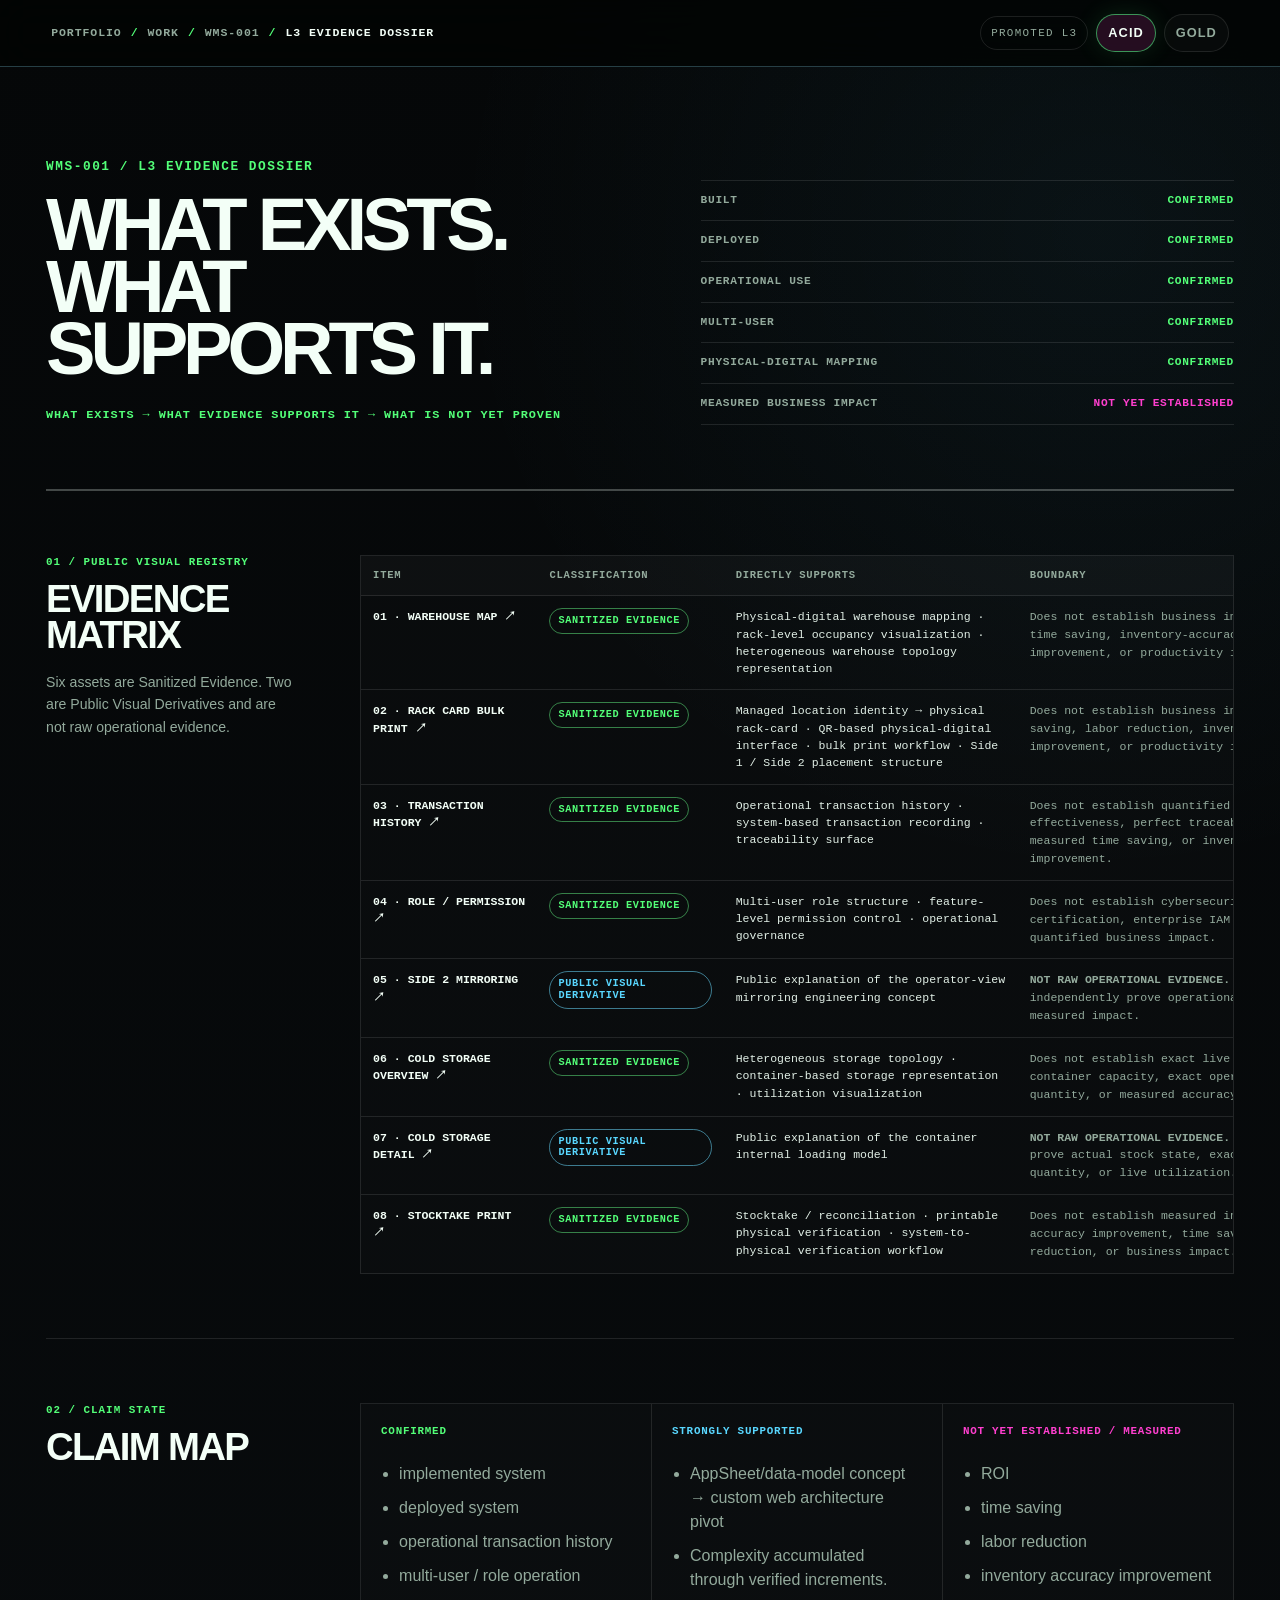
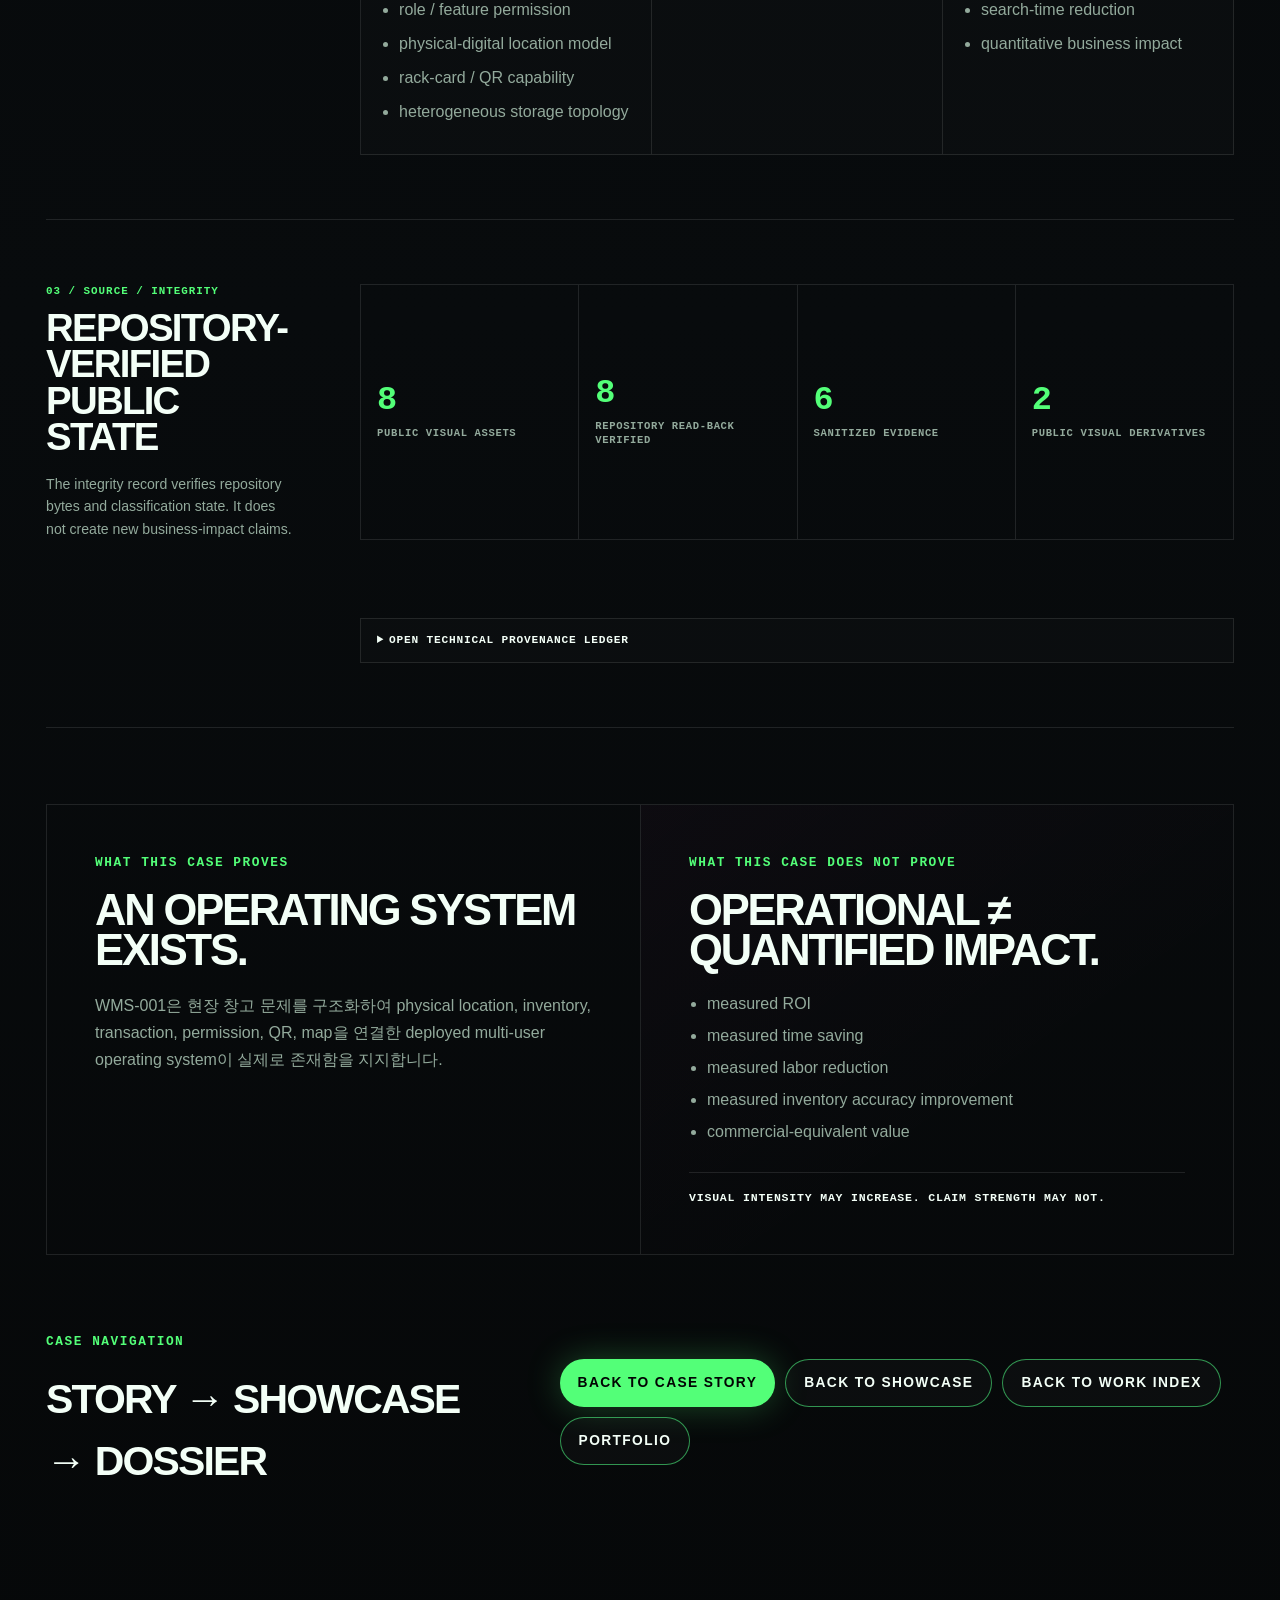
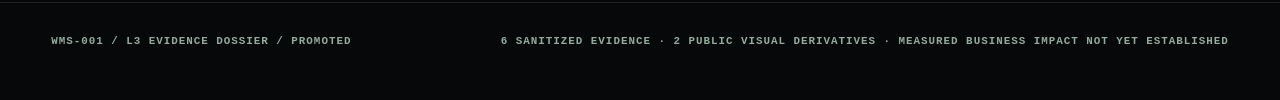
<file: workbench/PORTFOLIO-001/v2/work/wms/evidence/index.html>
<!doctype html>
<html lang="ko" data-theme="acid">
<head>
  <meta charset="utf-8">
  <meta name="viewport" content="width=device-width, initial-scale=1">
  <meta name="color-scheme" content="dark">
  <meta name="description" content="WMS-001 L3 Evidence Dossier — compact verification of implemented state, public visual evidence, provenance, and claim boundaries.">
  <title>OH SEUNGHOON — WMS Evidence Dossier</title>
  <link rel="stylesheet" href="../../../styles.css">
</head>
<body class="page depth-shell depth-l3 page-wms-evidence">
  <a class="skip-link" href="#main">Skip to main content</a>

  <nav class="depth-nav wms-evidence-depth-nav" aria-label="WMS evidence dossier navigation">
    <div class="depth-crumbs">
      <a href="../../../">PORTFOLIO</a><i>/</i>
      <a href="../../">WORK</a><i>/</i>
      <a href="../">WMS-001</a><i>/</i>
      <strong>L3 EVIDENCE DOSSIER</strong>
    </div>
    <div class="depth-actions">
      <span class="depth-chip">PROMOTED L3</span>
      <button type="button" class="theme-button" data-theme-set="acid" aria-pressed="true">ACID</button>
      <button type="button" class="theme-button" data-theme-set="gold" aria-pressed="false">GOLD</button>
    </div>
  </nav>

  <main id="main" class="wms-evidence-main">
    <header class="wms-evidence-header reveal" aria-labelledby="dossier-title">
      <div>
        <p class="eyebrow">WMS-001 / L3 EVIDENCE DOSSIER</p>
        <h1 id="dossier-title">WHAT EXISTS.<br>WHAT SUPPORTS IT.</h1>
        <p class="wms-evidence-thesis">WHAT EXISTS → WHAT EVIDENCE SUPPORTS IT → WHAT IS NOT YET PROVEN</p>
      </div>
      <dl class="wms-evidence-status" aria-label="Canonical WMS status">
        <div><dt>BUILT</dt><dd>CONFIRMED</dd></div>
        <div><dt>DEPLOYED</dt><dd>CONFIRMED</dd></div>
        <div><dt>OPERATIONAL USE</dt><dd>CONFIRMED</dd></div>
        <div><dt>MULTI-USER</dt><dd>CONFIRMED</dd></div>
        <div><dt>PHYSICAL-DIGITAL MAPPING</dt><dd>CONFIRMED</dd></div>
        <div class="is-boundary"><dt>MEASURED BUSINESS IMPACT</dt><dd>NOT YET ESTABLISHED</dd></div>
      </dl>
    </header>

    <section class="wms-evidence-section reveal" aria-labelledby="matrix-title">
      <header class="wms-evidence-section-head">
        <p class="wms-evidence-index">01 / PUBLIC VISUAL REGISTRY</p>
        <h2 id="matrix-title">EVIDENCE MATRIX</h2>
        <p>Six assets are Sanitized Evidence. Two are Public Visual Derivatives and are not raw operational evidence.</p>
      </header>

      <div class="wms-matrix-wrap" role="region" aria-label="WMS public visual evidence matrix" tabindex="0">
        <table class="wms-evidence-matrix">
          <thead>
            <tr>
              <th>ITEM</th>
              <th>CLASSIFICATION</th>
              <th>DIRECTLY SUPPORTS</th>
              <th>BOUNDARY</th>
            </tr>
          </thead>
          <tbody>
            <tr>
              <td data-label="ITEM"><a href="../../../../../../forge/WMS-001/assets/01-warehouse-map.png" target="_blank" rel="noopener noreferrer">01 · WAREHOUSE MAP ↗</a></td>
              <td data-label="CLASSIFICATION"><span class="wms-evidence-class is-evidence">SANITIZED EVIDENCE</span></td>
              <td data-label="DIRECTLY SUPPORTS">Physical-digital warehouse mapping · rack-level occupancy visualization · heterogeneous warehouse topology representation</td>
              <td data-label="BOUNDARY">Does not establish business impact, ROI, time saving, inventory-accuracy improvement, or productivity improvement.</td>
            </tr>
            <tr>
              <td data-label="ITEM"><a href="../../../../../../forge/WMS-001/assets/02-rack-card-bulk-print.png" target="_blank" rel="noopener noreferrer">02 · RACK CARD BULK PRINT ↗</a></td>
              <td data-label="CLASSIFICATION"><span class="wms-evidence-class is-evidence">SANITIZED EVIDENCE</span></td>
              <td data-label="DIRECTLY SUPPORTS">Managed location identity → physical rack-card · QR-based physical-digital interface · bulk print workflow · Side 1 / Side 2 placement structure</td>
              <td data-label="BOUNDARY">Does not establish business impact, time saving, labor reduction, inventory-accuracy improvement, or productivity improvement.</td>
            </tr>
            <tr>
              <td data-label="ITEM"><a href="../../../../../../forge/WMS-001/assets/03-transaction-history.png" target="_blank" rel="noopener noreferrer">03 · TRANSACTION HISTORY ↗</a></td>
              <td data-label="CLASSIFICATION"><span class="wms-evidence-class is-evidence">SANITIZED EVIDENCE</span></td>
              <td data-label="DIRECTLY SUPPORTS">Operational transaction history · system-based transaction recording · traceability surface</td>
              <td data-label="BOUNDARY">Does not establish quantified effectiveness, perfect traceability, measured time saving, or inventory-accuracy improvement.</td>
            </tr>
            <tr>
              <td data-label="ITEM"><a href="../../../../../../forge/WMS-001/assets/04-role-permission.png" target="_blank" rel="noopener noreferrer">04 · ROLE / PERMISSION ↗</a></td>
              <td data-label="CLASSIFICATION"><span class="wms-evidence-class is-evidence">SANITIZED EVIDENCE</span></td>
              <td data-label="DIRECTLY SUPPORTS">Multi-user role structure · feature-level permission control · operational governance</td>
              <td data-label="BOUNDARY">Does not establish cybersecurity certification, enterprise IAM maturity, or quantified business impact.</td>
            </tr>
            <tr>
              <td data-label="ITEM"><a href="../../../../../../forge/WMS-001/assets/05-side2-mirroring-derivative.png" target="_blank" rel="noopener noreferrer">05 · SIDE 2 MIRRORING ↗</a></td>
              <td data-label="CLASSIFICATION"><span class="wms-evidence-class is-derivative">PUBLIC VISUAL DERIVATIVE</span></td>
              <td data-label="DIRECTLY SUPPORTS">Public explanation of the operator-view mirroring engineering concept</td>
              <td data-label="BOUNDARY"><strong>NOT RAW OPERATIONAL EVIDENCE.</strong> Does not independently prove operational state or measured impact.</td>
            </tr>
            <tr>
              <td data-label="ITEM"><a href="../../../../../../forge/WMS-001/assets/06-cold-storage-overview.png" target="_blank" rel="noopener noreferrer">06 · COLD STORAGE OVERVIEW ↗</a></td>
              <td data-label="CLASSIFICATION"><span class="wms-evidence-class is-evidence">SANITIZED EVIDENCE</span></td>
              <td data-label="DIRECTLY SUPPORTS">Heterogeneous storage topology · container-based storage representation · utilization visualization</td>
              <td data-label="BOUNDARY">Does not establish exact live stock, exact container capacity, exact operational quantity, or measured accuracy.</td>
            </tr>
            <tr>
              <td data-label="ITEM"><a href="../../../../../../forge/WMS-001/assets/07-cold-storage-detail-derivative.png" target="_blank" rel="noopener noreferrer">07 · COLD STORAGE DETAIL ↗</a></td>
              <td data-label="CLASSIFICATION"><span class="wms-evidence-class is-derivative">PUBLIC VISUAL DERIVATIVE</span></td>
              <td data-label="DIRECTLY SUPPORTS">Public explanation of the container internal loading model</td>
              <td data-label="BOUNDARY"><strong>NOT RAW OPERATIONAL EVIDENCE.</strong> Does not prove actual stock state, exact operational quantity, or live utilization.</td>
            </tr>
            <tr>
              <td data-label="ITEM"><a href="../../../../../../forge/WMS-001/assets/08-stocktake-print.png" target="_blank" rel="noopener noreferrer">08 · STOCKTAKE PRINT ↗</a></td>
              <td data-label="CLASSIFICATION"><span class="wms-evidence-class is-evidence">SANITIZED EVIDENCE</span></td>
              <td data-label="DIRECTLY SUPPORTS">Stocktake / reconciliation · printable physical verification · system-to-physical verification workflow</td>
              <td data-label="BOUNDARY">Does not establish measured inventory-accuracy improvement, time saving, labor reduction, or business impact.</td>
            </tr>
          </tbody>
        </table>
      </div>
    </section>

    <section class="wms-evidence-section reveal" aria-labelledby="claim-map-title">
      <header class="wms-evidence-section-head">
        <p class="wms-evidence-index">02 / CLAIM STATE</p>
        <h2 id="claim-map-title">CLAIM MAP</h2>
      </header>

      <div class="wms-claim-map">
        <article class="wms-claim-column is-confirmed">
          <p>CONFIRMED</p>
          <ul>
            <li>implemented system</li>
            <li>deployed system</li>
            <li>operational transaction history</li>
            <li>multi-user / role operation</li>
            <li>role / feature permission</li>
            <li>physical-digital location model</li>
            <li>rack-card / QR capability</li>
            <li>heterogeneous storage topology</li>
          </ul>
        </article>
        <article class="wms-claim-column is-supported">
          <p>STRONGLY SUPPORTED</p>
          <ul>
            <li>AppSheet/data-model concept → custom web architecture pivot</li>
            <li>Complexity accumulated through verified increments.</li>
          </ul>
        </article>
        <article class="wms-claim-column is-unmeasured">
          <p>NOT YET ESTABLISHED / MEASURED</p>
          <ul>
            <li>ROI</li>
            <li>time saving</li>
            <li>labor reduction</li>
            <li>inventory accuracy improvement</li>
            <li>search-time reduction</li>
            <li>quantitative business impact</li>
          </ul>
        </article>
      </div>
    </section>

    <section class="wms-evidence-section reveal" aria-labelledby="integrity-title">
      <header class="wms-evidence-section-head">
        <p class="wms-evidence-index">03 / SOURCE / INTEGRITY</p>
        <h2 id="integrity-title">REPOSITORY-VERIFIED PUBLIC STATE</h2>
        <p>The integrity record verifies repository bytes and classification state. It does not create new business-impact claims.</p>
      </header>

      <div class="wms-integrity-summary" aria-label="WMS public asset integrity summary">
        <div><strong>8</strong><span>PUBLIC VISUAL ASSETS</span></div>
        <div><strong>8</strong><span>REPOSITORY READ-BACK VERIFIED</span></div>
        <div><strong>6</strong><span>SANITIZED EVIDENCE</span></div>
        <div><strong>2</strong><span>PUBLIC VISUAL DERIVATIVES</span></div>
      </div>

      <details class="wms-integrity-details">
        <summary>OPEN TECHNICAL PROVENANCE LEDGER</summary>
        <div class="wms-integrity-scroll" role="region" aria-label="Canonical asset provenance" tabindex="0">
          <table class="wms-integrity-ledger">
            <thead>
              <tr><th>ASSET</th><th>CLASS</th><th>EVIDENCE COMMIT</th><th>GIT BLOB</th><th>SHA-256</th></tr>
            </thead>
            <tbody>
              <tr><td>01-warehouse-map.png</td><td>SANITIZED EVIDENCE</td><td>af825eda43ad04b5ced988334287c162797b5ba1</td><td>3f50d3742a60faad6d51ffdb847db3fe73603ff7</td><td>9436d0ead8260d125f7196b699c4537306b078320444574b9bb2baf91509f123</td></tr>
              <tr><td>02-rack-card-bulk-print.png</td><td>SANITIZED EVIDENCE</td><td>9d6d74d43d9c327fa5e3bcf6427685e9d2543c00</td><td>804ceca7da9e6c01702c1fa47e860e1a86e39973</td><td>27fcc21c3c9d5277334ad6554f3807d9d0f552d186e8a946421bd218d24bd5e2</td></tr>
              <tr><td>03-transaction-history.png</td><td>SANITIZED EVIDENCE</td><td>a6ce0bd1bafbdd26a2d478feab94b7473446553a</td><td>72d42e479ea5af9c82a3c6578c7a45f569dca549</td><td>1eafaeea9f7c57873060e93529786a4da8072e1518b26978869e8af8943026cf</td></tr>
              <tr><td>04-role-permission.png</td><td>SANITIZED EVIDENCE</td><td>52d73cbb91c24e2371ad84982a650a651a6ad46c</td><td>5e891e1f32d8f343709afedce1581f3f0840652d</td><td>0fdb76cf94d5bd5f08a895db502980ab3f0badaf15152c5629a19cee6ddffd74</td></tr>
              <tr><td>05-side2-mirroring-derivative.png</td><td>PUBLIC VISUAL DERIVATIVE</td><td>d9494dd43f85db1479bd90d66ad70a533c5c5296</td><td>1777b588a68586ef036fe1bceb342d44b52e6dc3</td><td>44aa02bb26db709b36d17beb6303f432cb76bbf9770892523a61524fe2e793a1</td></tr>
              <tr><td>06-cold-storage-overview.png</td><td>SANITIZED EVIDENCE</td><td>f2dbc50954391fe07bcca0e87fed7dd3933e0db9</td><td>15f69c79f4d103c5e3c920c934623043ac870ad8</td><td>45f5f0c481258ab79e162ff062672aa72cf6b21d352b6959c9930784faa3c6ab</td></tr>
              <tr><td>07-cold-storage-detail-derivative.png</td><td>PUBLIC VISUAL DERIVATIVE</td><td>38eaf5747238249b222accef06f3767d8b6fec15</td><td>cd8ae7f8f4bc99ba80d39c4e5450b215422e2c22</td><td>89f648c19b3112619871dea40334f580bf6efabfada2304cef73c0687ad1c0b2</td></tr>
              <tr><td>08-stocktake-print.png</td><td>SANITIZED EVIDENCE</td><td>47f78a0d7d0a04189a612937f84ad7175386325a</td><td>9282b15744a60f55e3b2cd9f1f072218dc2510b6</td><td>dbbb90ebcf6ef7918876158e1b946cc64068c75d11412a98b36b6258e83cbb98</td></tr>
            </tbody>
          </table>
        </div>
      </details>
    </section>

    <section class="wms-evidence-verdict reveal" aria-label="WMS evidence verdict">
      <article class="wms-verdict-panel is-proven">
        <p class="eyebrow">WHAT THIS CASE PROVES</p>
        <h2>AN OPERATING SYSTEM EXISTS.</h2>
        <p>WMS-001은 현장 창고 문제를 구조화하여 physical location, inventory, transaction, permission, QR, map을 연결한 deployed multi-user operating system이 실제로 존재함을 지지합니다.</p>
      </article>
      <article class="wms-verdict-panel is-not-proven">
        <p class="eyebrow">WHAT THIS CASE DOES NOT PROVE</p>
        <h2>OPERATIONAL ≠ QUANTIFIED IMPACT.</h2>
        <ul>
          <li>measured ROI</li>
          <li>measured time saving</li>
          <li>measured labor reduction</li>
          <li>measured inventory accuracy improvement</li>
          <li>commercial-equivalent value</li>
        </ul>
        <p class="wms-evidence-principle">VISUAL INTENSITY MAY INCREASE. CLAIM STRENGTH MAY NOT.</p>
      </article>
    </section>

    <section class="wms-evidence-navigation reveal" aria-labelledby="dossier-nav-title">
      <div>
        <p class="eyebrow">CASE NAVIGATION</p>
        <h2 id="dossier-nav-title">STORY → SHOWCASE → DOSSIER</h2>
      </div>
      <div class="wms-evidence-actions">
        <a class="cta cta-primary" href="../">BACK TO CASE STORY</a>
        <a class="cta cta-secondary" href="../showcase/">BACK TO SHOWCASE</a>
        <a class="cta cta-secondary" href="../../">BACK TO WORK INDEX</a>
        <a class="cta cta-secondary" href="../../../">PORTFOLIO</a>
      </div>
    </section>
  </main>

  <footer class="site-footer">
    <span>WMS-001 / L3 EVIDENCE DOSSIER / PROMOTED</span>
    <span>6 SANITIZED EVIDENCE · 2 PUBLIC VISUAL DERIVATIVES · MEASURED BUSINESS IMPACT NOT YET ESTABLISHED</span>
  </footer>

  <script src="../../../app.js" defer></script>
</body>
</html>
</file>
<file: workbench/PORTFOLIO-001/styles.css>
:root,
html[data-theme="miles-core"] {
  --color-bg: #f1efe9;
  --color-surface: #fbfaf6;
  --color-text: #171917;
  --color-muted: #666a65;
  --color-accent: #243f35;
  --color-accent-soft: #dde4df;
  --color-border: #c8cbc5;
  --color-warning: #8a4a22;
  --font-display: Georgia, "Times New Roman", serif;
  --font-body: Inter, ui-sans-serif, system-ui, -apple-system, BlinkMacSystemFont, "Segoe UI", sans-serif;
  --font-mono: "SFMono-Regular", Consolas, "Liberation Mono", monospace;
  --radius-sm: 3px;
  --radius-md: 7px;
  --space-section: clamp(4.5rem, 9vw, 8rem);
  --content-max: 1180px;
  --shadow-surface: 0 14px 34px rgba(22, 28, 24, 0.06);
  --motion-fast: 150ms;
  --motion-normal: 260ms;
  --grid-gap: 1rem;
  --section-rule: 1px solid var(--color-border);
}

html[data-theme="enterprise"] {
  --color-bg: #eef2f6;
  --color-surface: #ffffff;
  --color-text: #172233;
  --color-muted: #647084;
  --color-accent: #245a9a;
  --color-accent-soft: #e6eef8;
  --color-border: #ced8e4;
  --color-warning: #965628;
  --font-display: ui-sans-serif, system-ui, -apple-system, BlinkMacSystemFont, "Segoe UI", sans-serif;
  --font-body: ui-sans-serif, system-ui, -apple-system, BlinkMacSystemFont, "Segoe UI", sans-serif;
  --font-mono: "SFMono-Regular", Consolas, "Liberation Mono", monospace;
  --radius-sm: 6px;
  --radius-md: 12px;
  --space-section: clamp(5rem, 9vw, 8.5rem);
  --content-max: 1200px;
  --shadow-surface: 0 14px 38px rgba(23, 34, 51, 0.07);
  --motion-fast: 150ms;
  --motion-normal: 260ms;
  --grid-gap: 1.2rem;
  --section-rule: 1px solid var(--color-border);
}

html[data-theme="industrial"] {
  --color-bg: #dcd8cf;
  --color-surface: #ebe7df;
  --color-text: #171713;
  --color-muted: #5f5b52;
  --color-accent: #704f1f;
  --color-accent-soft: #d9cdb8;
  --color-border: #9b958a;
  --color-warning: #863820;
  --font-display: "Arial Narrow", "Roboto Condensed", Arial, sans-serif;
  --font-body: Arial, Helvetica, sans-serif;
  --font-mono: "SFMono-Regular", Consolas, "Liberation Mono", monospace;
  --radius-sm: 0;
  --radius-md: 2px;
  --space-section: clamp(4rem, 7vw, 6.5rem);
  --content-max: 1240px;
  --shadow-surface: 4px 4px 0 rgba(23, 23, 19, 0.12);
  --motion-fast: 120ms;
  --motion-normal: 220ms;
  --grid-gap: .75rem;
  --section-rule: 2px solid var(--color-border);
}

* { box-sizing: border-box; }
html { scroll-behavior: smooth; background: var(--color-bg); }
body {
  margin: 0;
  background: var(--color-bg);
  color: var(--color-text);
  font-family: var(--font-body);
  line-height: 1.6;
  transition: background var(--motion-normal) ease, color var(--motion-normal) ease;
}
html[lang="ko"] body {
  word-break: keep-all;
  overflow-wrap: break-word;
}
a { color: inherit; }
img { display: block; max-width: 100%; }
button, select { font: inherit; }
blockquote, p, h1, h2, h3 { margin-top: 0; }
h1,
h2,
h3 {
  word-break: keep-all;
  overflow-wrap: normal;
  text-wrap: balance;
}
p,
li,
blockquote {
  word-break: keep-all;
  overflow-wrap: break-word;
  text-wrap: pretty;
}

.site-header {
  position: sticky;
  top: 0;
  z-index: 20;
  border-bottom: 1px solid color-mix(in srgb, var(--color-border) 80%, transparent);
  background: color-mix(in srgb, var(--color-bg) 92%, transparent);
  backdrop-filter: blur(14px);
}
.header-inner,
.section-inner {
  width: min(calc(100% - 2rem), var(--content-max));
  margin: 0 auto;
}
.header-inner {
  min-height: 72px;
  display: flex;
  align-items: center;
  justify-content: space-between;
  gap: 1.25rem;
}
.brand { display: flex; align-items: baseline; gap: .85rem; min-width: 0; }
.brand-mark { font-family: var(--font-mono); font-weight: 800; letter-spacing: .08em; text-decoration: none; }
.brand-subtitle { color: var(--color-muted); font-size: .76rem; white-space: nowrap; overflow: hidden; text-overflow: ellipsis; }
.header-controls { display: flex; gap: .65rem; flex-shrink: 0; }
.header-controls label { display: grid; gap: .22rem; color: var(--color-muted); font-size: .66rem; text-transform: uppercase; letter-spacing: .08em; }
.header-controls select {
  min-width: 132px;
  border: 1px solid var(--color-border);
  border-radius: var(--radius-sm);
  background: var(--color-surface);
  color: var(--color-text);
  padding: .48rem 1.9rem .48rem .65rem;
}

.section { padding: var(--space-section) 0; border-bottom: var(--section-rule); }
.section-index,
.eyebrow,
.flagship-label,
.career-label {
  font-family: var(--font-mono);
  color: var(--color-accent);
  letter-spacing: .08em;
  text-transform: uppercase;
  font-size: .72rem;
  font-weight: 700;
}
.section-index { margin-bottom: 1.5rem; }
.section-heading-row {
  display: grid;
  grid-template-columns: minmax(0, 1.5fr) minmax(250px, .7fr);
  align-items: end;
  gap: 2rem;
  margin-bottom: 2.4rem;
}
.section-heading-row > p { color: var(--color-muted); margin: 0; max-width: 36rem; }
h1, h2, h3 { font-family: var(--font-display); line-height: 1.08; }
h1 { font-size: clamp(3.2rem, 7.7vw, 7.3rem); letter-spacing: -.045em; max-width: 1000px; margin-bottom: 1.6rem; }
h2 { font-size: clamp(2.2rem, 4.8vw, 4.5rem); letter-spacing: -.035em; margin-bottom: .5rem; }
h3 { font-size: clamp(1.2rem, 2vw, 1.7rem); }

.overview-section {
  min-height: calc(100vh - 72px);
  display: grid;
  align-items: center;
  padding-top: clamp(2rem, 4vw, 3.5rem);
  padding-bottom: clamp(2rem, 4vw, 3.5rem);
}
.overview-section .section-index { margin-bottom: clamp(1rem, 2vw, 1.5rem); }
.overview-main {
  display: grid;
  grid-template-columns: minmax(0, 1fr) minmax(360px, .8fr);
  grid-template-areas:
    "copy visual"
    "legend visual";
  gap: 1.25rem clamp(2rem, 4vw, 4rem);
  align-items: center;
}
.overview-copy { grid-area: copy; align-self: end; }
.overview-lens-cue {
  display: flex;
  align-items: center;
  gap: .55rem;
  max-width: 100%;
  margin: 0 0 .8rem;
  color: var(--color-muted);
  font-family: var(--font-mono);
  font-size: .68rem;
  font-weight: 700;
  letter-spacing: .08em;
  line-height: 1.45;
  text-transform: uppercase;
}
.overview-lens-cue::before {
  content: "";
  flex: 0 0 1.6rem;
  border-top: 1px solid var(--color-accent);
}
.overview-title {
  max-width: 760px;
  margin-bottom: 1rem;
  font-size: clamp(2.4rem, 4.6vw, 4.9rem);
}
.overview-thesis {
  max-width: 650px;
  margin-bottom: 0;
  font-family: var(--font-display);
  font-size: clamp(1.05rem, 1.7vw, 1.45rem);
  line-height: 1.4;
}
.manufacturing-core-visualization {
  grid-area: visual;
  width: min(100%, 500px);
  margin: 0 auto;
}
.manufacturing-core-map {
  display: block;
  width: 100%;
  height: auto;
  overflow: visible;
}
.core-map-ring,
.core-map-connector,
.core-map-core {
  vector-effect: non-scaling-stroke;
}
.core-map-ring {
  fill: none;
  stroke: var(--color-border);
}
.core-map-ring--outer {
  stroke-width: 1.2;
  stroke-dasharray: 3 6;
}
.core-map-ring--inner {
  stroke: var(--color-accent);
  stroke-width: 1.4;
}
.core-map-connector {
  stroke: var(--color-border);
  stroke-width: 1;
}
.core-map-core {
  fill: var(--color-surface);
  stroke: var(--color-accent);
  stroke-width: 2;
}
.core-map-layer-label,
.core-map-node text,
.core-map-core-label,
.core-map-core-micro {
  font-family: var(--font-mono);
  dominant-baseline: middle;
}
.core-map-layer-label {
  fill: var(--color-muted);
  font-size: 10px;
  font-weight: 700;
  letter-spacing: 1.1px;
}
.core-map-layer-label--inner { fill: var(--color-accent); }
.core-map-node circle { fill: var(--color-bg); stroke: var(--color-border); stroke-width: 1.5; vector-effect: non-scaling-stroke; }
.core-map-node text { fill: var(--color-muted); font-size: 10px; font-weight: 700; letter-spacing: .7px; }
.core-map-node--inner circle { stroke: var(--color-accent); }
.core-map-node--inner text { fill: var(--color-text); }
.core-map-core-label {
  fill: var(--color-text);
  font-size: 15px;
  font-weight: 800;
  letter-spacing: .8px;
}
.core-map-core-label--secondary {
  fill: var(--color-accent);
  font-size: 12px;
}
.core-map-core-micro {
  fill: var(--color-muted);
  font-size: 8px;
  letter-spacing: 1.2px;
}
.core-map-signal {
  transform-box: view-box;
  transform-origin: 250px 250px;
  animation: core-map-signal-flow 36s linear infinite;
}
.core-map-signal circle {
  fill: var(--color-accent);
  stroke: var(--color-bg);
  stroke-width: 2;
  vector-effect: non-scaling-stroke;
}
.core-map-signal--outer { animation-duration: 48s; animation-direction: reverse; }
@keyframes core-map-signal-flow {
  to { transform: rotate(360deg); }
}
.overview-capability-legend {
  grid-area: legend;
  align-self: start;
  border-top: var(--section-rule);
  border-bottom: var(--section-rule);
}
.overview-capability-item {
  display: grid;
  grid-template-columns: minmax(90px, .32fr) minmax(0, 1fr);
  gap: 1rem;
  align-items: baseline;
  padding: .55rem 0;
  border-bottom: var(--section-rule);
}
.overview-capability-item:last-child { border-bottom: 0; }
.overview-capability-item span {
  font-family: var(--font-mono);
  color: var(--color-accent);
  font-size: .64rem;
  letter-spacing: .06em;
}
.overview-capability-item strong {
  font-size: .82rem;
  font-weight: 600;
}

/* Lens emphasis */
.core-map-core,
.core-map-ring,
.core-map-connector,
.core-map-layer-label,
.core-map-node,
.core-map-node circle,
.core-map-node text,
.core-map-core-label,
.core-map-core-micro,
.overview-capability-item,
.overview-capability-item span,
.overview-capability-item strong {
  transition:
    opacity var(--motion-fast) ease,
    stroke var(--motion-fast) ease,
    stroke-width var(--motion-fast) ease,
    fill var(--motion-fast) ease,
    color var(--motion-fast) ease;
}

html[data-lens="manufacturer"] .core-map-core { stroke-width: 3; }
html[data-lens="manufacturer"] .core-map-core-label,
html[data-lens="manufacturer"] .core-map-core-label--secondary,
html[data-lens="manufacturer"] .core-map-core-micro { opacity: 1; }
html[data-lens="manufacturer"] .core-map-core-micro { fill: var(--color-accent); }
html[data-lens="manufacturer"] .core-map-ring--inner,
html[data-lens="manufacturer"] .core-map-layer-label--inner,
html[data-lens="manufacturer"] .core-map-node--inner { opacity: .78; }
html[data-lens="manufacturer"] .core-map-ring--outer,
html[data-lens="manufacturer"] .core-map-layer-label--outer,
html[data-lens="manufacturer"] .core-map-node--outer { opacity: .68; }
html[data-lens="manufacturer"] .core-map-connector { opacity: .72; }
html[data-lens="manufacturer"] .overview-capability-item { opacity: .7; }
html[data-lens="manufacturer"] .overview-capability-item:nth-child(1) { opacity: 1; }
html[data-lens="manufacturer"] .overview-capability-item:nth-child(1) strong {
  color: var(--color-accent);
  font-weight: 700;
}

html[data-lens="engineer"] .core-map-core,
html[data-lens="engineer"] .core-map-core-label,
html[data-lens="engineer"] .core-map-core-micro { opacity: .86; }
html[data-lens="engineer"] .core-map-ring--inner {
  opacity: 1;
  stroke-width: 2.4;
}
html[data-lens="engineer"] .core-map-layer-label--inner {
  opacity: 1;
  fill: var(--color-accent);
  font-weight: 800;
}
html[data-lens="engineer"] .core-map-node--inner { opacity: 1; }
html[data-lens="engineer"] .core-map-node--inner circle {
  stroke: var(--color-accent);
  stroke-width: 2;
}
html[data-lens="engineer"] .core-map-node--inner text { fill: var(--color-text); }
html[data-lens="engineer"] .core-map-ring--outer,
html[data-lens="engineer"] .core-map-layer-label--outer,
html[data-lens="engineer"] .core-map-node--outer { opacity: .68; }
html[data-lens="engineer"] .core-map-connector { opacity: .76; }
html[data-lens="engineer"] .overview-capability-item { opacity: .72; }
html[data-lens="engineer"] .overview-capability-item:nth-child(1) { opacity: .84; }
html[data-lens="engineer"] .overview-capability-item:nth-child(2) { opacity: 1; }
html[data-lens="engineer"] .overview-capability-item:nth-child(2) strong {
  color: var(--color-accent);
  font-weight: 700;
}

html[data-lens="ai-builder"] .core-map-core,
html[data-lens="ai-builder"] .core-map-core-label,
html[data-lens="ai-builder"] .core-map-core-micro { opacity: .86; }
html[data-lens="ai-builder"] .core-map-ring--inner,
html[data-lens="ai-builder"] .core-map-layer-label--inner,
html[data-lens="ai-builder"] .core-map-node--inner { opacity: .72; }
html[data-lens="ai-builder"] .core-map-ring--outer {
  opacity: 1;
  stroke: var(--color-accent);
  stroke-width: 2.2;
}
html[data-lens="ai-builder"] .core-map-layer-label--outer {
  opacity: 1;
  fill: var(--color-accent);
  font-weight: 800;
}
html[data-lens="ai-builder"] .core-map-node--outer { opacity: 1; }
html[data-lens="ai-builder"] .core-map-node--outer circle {
  stroke: var(--color-accent);
  stroke-width: 2;
}
html[data-lens="ai-builder"] .core-map-node--outer text { fill: var(--color-text); }
html[data-lens="ai-builder"] .core-map-connector { opacity: .8; }
html[data-lens="ai-builder"] .overview-capability-item { opacity: .74; }
html[data-lens="ai-builder"] .overview-capability-item:nth-child(1) { opacity: .86; }
html[data-lens="ai-builder"] .overview-capability-item:nth-child(3) { opacity: 1; }
html[data-lens="ai-builder"] .overview-capability-item:nth-child(3) strong {
  color: var(--color-accent);
  font-weight: 700;
}

html[data-lens="executive"] .core-map-core { stroke-width: 2.4; }
html[data-lens="executive"] .core-map-ring--inner {
  opacity: 1;
  stroke-width: 2;
}
html[data-lens="executive"] .core-map-ring--outer {
  opacity: 1;
  stroke: var(--color-accent);
  stroke-width: 1.8;
}
html[data-lens="executive"] .core-map-layer-label--inner,
html[data-lens="executive"] .core-map-layer-label--outer {
  opacity: 1;
  fill: var(--color-accent);
}
html[data-lens="executive"] .core-map-connector {
  opacity: .9;
  stroke: var(--color-accent);
  stroke-width: 1.4;
}
html[data-lens="executive"] .core-map-node--inner,
html[data-lens="executive"] .core-map-node--outer { opacity: .68; }
html[data-lens="executive"] .overview-capability-item { opacity: 1; }
html[data-lens="executive"] .overview-capability-item strong { font-weight: 700; }

.overview-navigation { margin-top: clamp(1.25rem, 2vw, 1.8rem); }
.overview-chapters {
  list-style: none;
  display: grid;
  grid-template-columns: repeat(7, minmax(0, 1fr));
  margin: .55rem 0 0;
  padding: 0;
  border-top: var(--section-rule);
  border-bottom: var(--section-rule);
}
.overview-chapters li { min-width: 0; border-right: var(--section-rule); }
.overview-chapters li:last-child { border-right: 0; }
.overview-chapters a {
  min-height: 78px;
  display: grid;
  align-content: start;
  gap: .18rem;
  padding: .5rem .6rem;
  text-decoration: none;
  outline-offset: 3px;
}
.overview-chapters a:focus-visible { outline: 2px solid var(--color-accent); }
.overview-chapters span,
.overview-chapters small {
  font-family: var(--font-mono);
  color: var(--color-muted);
  font-size: .62rem;
}
.overview-chapters strong { font-family: var(--font-display); font-size: .95rem; }
.overview-chapters a:hover strong,
.overview-chapters a:focus-visible strong { color: var(--color-accent); }

body.portfolio-focus-mode main > .section { display: none; }
body.portfolio-focus-mode main > .section.is-focused-chapter {
  display: block;
  min-height: calc(100vh - 72px);
}
body.portfolio-focus-mode .site-footer { display: none; }
.chapter-focus-bar {
  display: grid;
  grid-template-columns: minmax(0, 1fr) auto minmax(0, 1fr) auto;
  align-items: center;
  gap: 1rem;
  margin-bottom: clamp(2rem, 4vw, 3.5rem);
  padding: 0 0 .75rem;
  border-bottom: var(--section-rule);
}
.chapter-focus-slot { min-width: 0; }
.chapter-focus-slot--prev { justify-self: start; }
.chapter-focus-slot--next { justify-self: end; }
.chapter-focus-current { justify-self: center; white-space: nowrap; }
.chapter-focus-return { justify-self: end; }
.chapter-focus-label,
.chapter-focus-nav,
.chapter-focus-return {
  font-family: var(--font-mono);
  font-size: .7rem;
  font-weight: 700;
  letter-spacing: .08em;
}
.chapter-focus-label { color: var(--color-accent); }
.chapter-focus-nav,
.chapter-focus-return {
  appearance: none;
  border: 0;
  border-radius: 0;
  background: transparent;
  color: var(--color-text);
  padding: .35rem 0;
  cursor: pointer;
  text-transform: uppercase;
  white-space: nowrap;
}
.chapter-focus-nav:hover,
.chapter-focus-nav:focus-visible,
.chapter-focus-return:hover,
.chapter-focus-return:focus-visible { color: var(--color-accent); }
.chapter-focus-nav:focus-visible,
.chapter-focus-return:focus-visible {
  outline: 2px solid var(--color-accent);
  outline-offset: 4px;
}

.hero-section { min-height: calc(100vh - 72px); display: grid; align-items: center; }
.hero-grid { display: grid; grid-template-columns: minmax(0, 1fr) 280px; gap: clamp(2rem, 6vw, 6rem); align-items: end; }
.hero-copy { font-size: clamp(1.15rem, 2vw, 1.55rem); max-width: 720px; }
.hero-domain-line { font-family: var(--font-mono); font-size: .82rem; color: var(--color-muted); margin-top: 2rem; }
.hero-note { border-top: 2px solid var(--color-accent); padding-top: 1rem; color: var(--color-muted); font-size: .9rem; }

.who-section { padding-top: clamp(5rem, 10vw, 9rem); }
.who-hero { min-height: calc(88vh - 72px); align-items: center; }
.who-hero h1 { max-width: 920px; }
.hero-copy-secondary { margin-top: -.15rem; }
.who-position-line {
  max-width: 720px;
  margin: 2rem 0 0;
  font-family: var(--font-display);
  font-size: clamp(1.35rem, 2.3vw, 2rem);
  line-height: 1.35;
}
.who-narrative {
  margin-top: clamp(3rem, 7vw, 6rem);
  border-top: var(--section-rule);
}
.who-block {
  padding: clamp(3.5rem, 7vw, 6rem) 0;
  border-bottom: var(--section-rule);
}
.who-block:last-child { border-bottom: 0; padding-bottom: 0; }
.who-block > h2 { max-width: 900px; }
.who-prose {
  max-width: 760px;
  display: grid;
  gap: .8rem;
  margin-top: 1.7rem;
}
.who-prose p { margin-bottom: 0; font-size: 1.03rem; }
.who-question-list {
  list-style: none;
  max-width: 820px;
  padding: 0;
  margin: 2.2rem 0;
  border-top: 1px solid var(--color-border);
}
.who-question-list li {
  padding: .85rem 0;
  border-bottom: 1px solid var(--color-border);
  font-family: var(--font-display);
  font-size: clamp(1rem, 1.6vw, 1.25rem);
}
.who-endline {
  max-width: 760px;
  margin: 2rem 0 0;
  font-weight: 700;
}
.scope-progression {
  list-style: none;
  max-width: 880px;
  padding: 0;
  margin: 2.5rem 0 0;
}
.scope-progression li {
  position: relative;
  display: grid;
  grid-template-columns: minmax(180px, .45fr) minmax(0, 1fr);
  gap: 1.5rem;
  padding: 1rem 0;
  border-top: 1px solid var(--color-border);
}
.scope-progression li:last-child { border-bottom: 1px solid var(--color-border); }
.scope-progression li:not(:last-child)::after {
  content: "↓";
  position: absolute;
  left: .2rem;
  bottom: -1rem;
  z-index: 1;
  color: var(--color-accent);
  font-family: var(--font-mono);
  background: var(--color-bg);
  padding: 0 .3rem;
}
.scope-progression strong { font-family: var(--font-mono); color: var(--color-accent); font-size: .76rem; letter-spacing: .05em; }
.scope-progression span { color: var(--color-muted); }
.who-mode-grid {
  display: grid;
  grid-template-columns: repeat(3, 1fr);
  gap: var(--grid-gap);
  margin-top: 2.5rem;
}
.who-mode-grid section {
  padding: 1.35rem 0 1rem;
  border-top: 2px solid var(--color-border);
}
.who-mode-grid h3 { margin: .45rem 0 .8rem; }
.who-mode-grid p { color: var(--color-muted); margin: 0; }
.mode-index { font-family: var(--font-mono); color: var(--color-accent); font-size: .72rem; }
.who-strong-line {
  max-width: 760px;
  margin: 2.3rem 0 0;
  padding-left: 1rem;
  border-left: 2px solid var(--color-accent);
  font-family: var(--font-display);
  font-size: clamp(1.25rem, 2.2vw, 1.8rem);
}
.who-closing { padding-bottom: clamp(2rem, 5vw, 4rem); }
.who-closing p { max-width: 760px; font-size: 1.05rem; }
.who-closing blockquote {
  max-width: 900px;
  margin: 2rem 0 0;
  font-family: var(--font-display);
  font-size: clamp(1.5rem, 3.5vw, 3rem);
  line-height: 1.25;
}

.domain-grid { display: grid; grid-template-columns: repeat(3, 1fr); gap: var(--grid-gap); }
.domain-block {
  border-top: 2px solid var(--color-border);
  padding: 1.2rem .2rem 1.5rem;
  transition: border-color var(--motion-fast), transform var(--motion-fast), background var(--motion-fast);
}
.domain-block h3 { margin-bottom: .7rem; }
.domain-block p { color: var(--color-muted); min-height: 4.8em; }
.domain-block span { display: block; font-family: var(--font-mono); color: var(--color-accent); font-size: .72rem; line-height: 1.5; }

.process-flow,
.evolution-flow { list-style: none; margin: 0; padding: 0; }
.process-flow { display: flex; flex-wrap: wrap; gap: .55rem; margin-bottom: 3rem; }
.process-flow li {
  border: 1px solid var(--color-border);
  background: var(--color-surface);
  border-radius: var(--radius-sm);
  padding: .7rem .85rem;
  font-family: var(--font-mono);
  font-size: .76rem;
}
.process-flow li:not(:last-child)::after { content: " →"; color: var(--color-accent); margin-left: .45rem; }
.principle-grid { display: grid; grid-template-columns: 1.3fr 1fr 1fr; gap: var(--grid-gap); }
.principle-block {
  background: var(--color-surface);
  border: 1px solid var(--color-border);
  border-radius: var(--radius-md);
  padding: clamp(1.2rem, 2vw, 2rem);
  box-shadow: var(--shadow-surface);
  transition: transform var(--motion-fast), border-color var(--motion-fast), box-shadow var(--motion-fast);
}
.principle-block blockquote { border-left: 2px solid var(--color-accent); padding-left: 1rem; margin: 1.4rem 0 0; font-weight: 600; }
.principle-block pre { font-family: var(--font-mono); font-size: .78rem; white-space: pre-wrap; line-height: 1.8; margin: 1.6rem 0 0; }
.split-list { display: grid; grid-template-columns: 1.5fr 1fr; gap: 1rem; font-size: .85rem; }
.split-list ul { padding-left: 1.1rem; }
.boundary-note { font-size: .78rem; color: var(--color-muted); margin: 1rem 0 0; }

.proof-section { background: color-mix(in srgb, var(--color-surface) 72%, var(--color-bg)); }
.proof-opening { font-family: var(--font-display); font-size: 1.15rem; }
.flagship-label { margin-top: 1rem; }
.wms-sequence { display: flex; flex-wrap: wrap; gap: .5rem; margin: 0 0 2rem; }
.wms-sequence span { padding: .55rem .7rem; border-bottom: 1px solid var(--color-border); font-size: .78rem; }
.wms-sequence span:not(:last-child)::after { content: " →"; color: var(--color-accent); margin-left: .5rem; }
.truth-strip { display: grid; grid-template-columns: repeat(4, minmax(0, 1fr)); border: 1px solid var(--color-border); background: var(--color-surface); margin-bottom: 4rem; }
.truth-strip > div { padding: 1rem; border-right: 1px solid var(--color-border); border-bottom: 1px solid var(--color-border); }
.truth-strip span { display: block; color: var(--color-muted); font-size: .72rem; margin-bottom: .35rem; }
.truth-strip strong { display: block; font-size: .92rem; }
.truth-strip .impact-boundary { grid-column: span 2; border: 2px solid var(--color-warning); }
.truth-strip .impact-boundary strong { color: var(--color-warning); }
.evidence-heading { display: flex; justify-content: space-between; gap: 2rem; align-items: end; margin-bottom: 1.2rem; }
.evidence-heading h3 { margin: .2rem 0 0; }
.evidence-heading p { color: var(--color-muted); font-size: .82rem; }
.evidence-grid { display: grid; grid-template-columns: repeat(3, 1fr); gap: var(--grid-gap); }
.evidence-grid figure { margin: 0; background: var(--color-surface); border: 1px solid var(--color-border); border-radius: var(--radius-md); overflow: hidden; box-shadow: var(--shadow-surface); }
.evidence-grid figure a { display: block; overflow: hidden; }
.evidence-grid img { width: 100%; aspect-ratio: 4 / 3; object-fit: cover; transition: transform var(--motion-normal), filter var(--motion-normal); }
.evidence-grid figure:hover img { transform: scale(1.012); }
.evidence-grid figcaption { padding: 1rem; }
.evidence-grid figcaption span { display: block; font-family: var(--font-mono); font-size: .72rem; margin-bottom: .35rem; }
.evidence-grid figcaption strong { color: var(--color-accent); font-size: .78rem; }
.evidence-grid figcaption p { margin: .65rem 0 0; color: var(--color-muted); }
.evidence-boundary { margin-top: 1rem; border-left: 3px solid var(--color-warning); background: var(--color-surface); padding: 1rem 1.2rem; }
.evidence-boundary p { margin: .35rem 0 0; color: var(--color-muted); }

.evolution-flow { display: grid; grid-template-columns: repeat(7, 1fr); border-top: 1px solid var(--color-border); margin-top: 3rem; }
.evolution-flow li { padding: 1rem .8rem; border-right: 1px solid var(--color-border); font-size: .8rem; min-height: 100px; }
.evolution-flow li::before { content: counter(list-item, decimal-leading-zero); display: block; font-family: var(--font-mono); color: var(--color-accent); margin-bottom: .7rem; }
.closing-lines { margin-top: 4rem; display: grid; gap: .5rem; }
.closing-lines blockquote { margin: 0; font-family: var(--font-display); font-size: clamp(1.4rem, 3vw, 2.5rem); }
.site-footer { padding: 1.4rem 0; }
.footer-inner { display: flex; justify-content: space-between; gap: 1rem; flex-wrap: wrap; color: var(--color-muted); font-family: var(--font-mono); font-size: .68rem; text-transform: uppercase; }

html[data-lens="executive"] .domain-block[data-priority-executive="1"],
html[data-lens="engineer"] .domain-block[data-priority-engineer="1"],
html[data-lens="manufacturer"] .domain-block[data-priority-manufacturer="1"],
html[data-lens="ai-builder"] .domain-block[data-priority-ai-builder="1"] { border-color: var(--color-accent); background: color-mix(in srgb, var(--color-accent-soft) 42%, transparent); }
html[data-lens="executive"] .lens-emphasis[data-lens-target~="executive"],
html[data-lens="engineer"] .lens-emphasis[data-lens-target~="engineer"],
html[data-lens="manufacturer"] .lens-emphasis[data-lens-target~="manufacturer"],
html[data-lens="ai-builder"] .lens-emphasis[data-lens-target~="ai-builder"] { border-color: var(--color-accent); transform: translateY(-2px); }

html[data-theme="enterprise"] .section-heading-row h2 { font-weight: 700; }
html[data-theme="enterprise"] .evidence-grid img { filter: saturate(.92); }
html[data-theme="industrial"] .site-header { border-bottom-width: 2px; }
html[data-theme="industrial"] .section-index,
html[data-theme="industrial"] .eyebrow,
html[data-theme="industrial"] .flagship-label,
html[data-theme="industrial"] .career-label { letter-spacing: .12em; }
html[data-theme="industrial"] .domain-grid { grid-template-columns: repeat(2, 1fr); }
html[data-theme="industrial"] .evidence-grid figure { border-width: 2px; }
html[data-theme="industrial"] .evidence-grid img { aspect-ratio: 16 / 10; }

@media (max-width: 900px) {
  .hero-grid,
  .section-heading-row,
  .principle-grid { grid-template-columns: 1fr; }
  .overview-section { min-height: auto; }
  .overview-main {
    grid-template-columns: 1fr;
    grid-template-areas:
      "copy"
      "visual"
      "legend";
    gap: 1.5rem;
  }
  .overview-title { max-width: 820px; }
  .manufacturing-core-visualization { width: min(100%, 520px); }
  .overview-capability-legend {
    display: grid;
    grid-template-columns: repeat(3, minmax(0, 1fr));
  }
  .overview-capability-item {
    grid-template-columns: 1fr;
    gap: .2rem;
    padding: .65rem .75rem;
    border-bottom: 0;
    border-right: var(--section-rule);
  }
  .overview-capability-item:last-child { border-right: 0; }
  .overview-chapters { grid-template-columns: repeat(4, minmax(0, 1fr)); }
  .overview-chapters li:nth-child(4) { border-right: 0; }
  .overview-chapters li:nth-child(n + 5) { border-top: var(--section-rule); }
  .hero-note { max-width: 520px; }
  .who-hero { min-height: auto; }
  .who-mode-grid { grid-template-columns: 1fr; }
  .domain-grid { grid-template-columns: repeat(2, 1fr); }
  .truth-strip { grid-template-columns: repeat(2, 1fr); }
  .evidence-grid { grid-template-columns: 1fr; }
  .evidence-grid img { aspect-ratio: 16 / 9; }
  .evolution-flow { grid-template-columns: repeat(2, 1fr); }
}

@media (max-width: 640px) {
  .header-inner { min-height: auto; padding: .7rem 0; align-items: flex-start; flex-direction: column; }
  .brand { width: 100%; }
  .brand-subtitle { font-size: .64rem; }
  .header-controls { width: 100%; display: grid; grid-template-columns: 1fr 1fr; }
  .header-controls select { width: 100%; min-width: 0; }
  .hero-section { min-height: auto; }
  h1 { font-size: clamp(2.55rem, 12.5vw, 4.3rem); }
  h2 { font-size: clamp(2rem, 10vw, 3.2rem); }
  .overview-section { padding-top: 2.5rem; padding-bottom: 2.5rem; }
  .overview-title { font-size: clamp(2.25rem, 10.5vw, 3.7rem); }
  .overview-main { gap: 1.2rem; }
  .overview-lens-cue {
    align-items: flex-start;
    font-size: .66rem;
  }
  .overview-lens-cue::before { margin-top: .68em; }
  .manufacturing-core-visualization { width: min(100%, 430px); }
  .core-map-layer-label { font-size: 9px; letter-spacing: .7px; }
  .core-map-node text { font-size: 9px; letter-spacing: .3px; }
  .core-map-core-label { font-size: 14px; }
  .core-map-core-label--secondary { font-size: 11px; }
  .core-map-core-micro { font-size: 7px; }
  .overview-capability-legend { grid-template-columns: 1fr; }
  .overview-capability-item {
    grid-template-columns: minmax(78px, .28fr) minmax(0, 1fr);
    gap: .65rem;
    padding: .45rem 0;
    border-right: 0;
    border-bottom: var(--section-rule);
  }
  .overview-capability-item:last-child { border-bottom: 0; }
  .overview-navigation { margin-top: 1.25rem; }
  .overview-chapters { grid-template-columns: 1fr 1fr; }
  .overview-chapters li,
  .overview-chapters li:nth-child(4) { border-right: var(--section-rule); border-top: var(--section-rule); }
  .overview-chapters li:nth-child(odd) { border-left: 0; }
  .overview-chapters li:nth-child(even) { border-right: 0; }
  .overview-chapters li:first-child,
  .overview-chapters li:nth-child(2) { border-top: 0; }
  .overview-chapters a { min-height: 76px; padding: .45rem .55rem; }
  .chapter-focus-bar {
    grid-template-columns: minmax(0, 1fr) auto;
    grid-template-areas:
      "current return"
      "prev next";
    gap: .35rem 1rem;
    margin-bottom: 1.75rem;
    padding-bottom: .5rem;
  }
  .chapter-focus-slot--prev { grid-area: prev; justify-self: start; }
  .chapter-focus-current { grid-area: current; justify-self: start; }
  .chapter-focus-slot--next { grid-area: next; justify-self: end; }
  .chapter-focus-return { grid-area: return; justify-self: end; }
  .chapter-focus-nav,
  .chapter-focus-return {
    min-height: 44px;
    display: inline-flex;
    align-items: center;
  }
  .who-section { padding-top: 3.5rem; }
  .scope-progression li { grid-template-columns: 1fr; gap: .3rem; }
  .domain-grid,
  html[data-theme="industrial"] .domain-grid { grid-template-columns: 1fr; }
  .domain-block p { min-height: 0; }
  .process-flow { display: grid; }
  .process-flow li:not(:last-child)::after { content: " ↓"; float: right; }
  .split-list { grid-template-columns: 1fr; }
  .truth-strip { grid-template-columns: 1fr; }
  .truth-strip .impact-boundary { grid-column: auto; }
  .evidence-heading { align-items: flex-start; flex-direction: column; }
  .evolution-flow { grid-template-columns: 1fr; }
  .evolution-flow li { min-height: 0; border-right: 0; border-bottom: 1px solid var(--color-border); }
}

@media (prefers-reduced-motion: reduce) {
  *, *::before, *::after {
    scroll-behavior: auto !important;
    animation-duration: 0.01ms !important;
    animation-iteration-count: 1 !important;
    transition-duration: 0.01ms !important;
  }
  .core-map-signal {
    animation: none !important;
  }
}

.narrative-context {
  flex: 0 0 auto;
  margin-left: auto;
  color: var(--color-accent);
  font-family: var(--font-mono);
  font-size: .68rem;
  font-weight: 700;
  letter-spacing: .08em;
  white-space: nowrap;
}
body.portfolio-focus-mode .narrative-context { display: none; }

@media (max-width: 640px) {
  .narrative-context {
    order: 2;
    margin-left: 0;
    font-size: .66rem;
  }
  .header-controls { order: 3; }
}

/* WMS evidence narrative */
.wms-case-narrative {
  border-top: var(--section-rule);
}
.wms-case-stage {
  display: grid;
  grid-template-columns: minmax(150px, .32fr) minmax(0, 1fr);
  gap: clamp(1.5rem, 4vw, 4rem);
  padding: clamp(2.8rem, 6vw, 5rem) 0;
  border-bottom: var(--section-rule);
}
.wms-stage-meta {
  display: grid;
  align-content: start;
  gap: .45rem;
}
.wms-stage-index {
  font-family: var(--font-mono);
  color: var(--color-text);
  font-size: .76rem;
  font-weight: 800;
  letter-spacing: .08em;
}
.wms-stage-body { min-width: 0; }
.wms-stage-body > h3 {
  max-width: 820px;
  margin-bottom: 1.2rem;
  font-size: clamp(1.8rem, 3.2vw, 3rem);
}
.wms-stage-body > p {
  max-width: 820px;
  color: var(--color-muted);
}
.wms-stage-note {
  margin-top: 1.2rem;
  padding-left: 1rem;
  border-left: 2px solid var(--color-accent);
  font-size: .9rem;
}
.wms-signal-list {
  list-style: none;
  display: grid;
  grid-template-columns: repeat(4, minmax(0, 1fr));
  margin: 1.6rem 0 0;
  padding: 0;
  border-top: var(--section-rule);
  border-bottom: var(--section-rule);
}
.wms-signal-list li {
  min-width: 0;
  padding: .8rem .7rem;
  border-right: var(--section-rule);
  font-family: var(--font-mono);
  color: var(--color-text);
  font-size: .72rem;
  font-weight: 700;
  letter-spacing: .04em;
}
.wms-signal-list li:last-child { border-right: 0; }
.wms-technical-flow {
  list-style: none;
  display: grid;
  margin: 1.6rem 0;
  padding: 0;
  border-top: var(--section-rule);
  border-bottom: var(--section-rule);
}
.wms-technical-flow--four { grid-template-columns: repeat(4, minmax(0, 1fr)); }
.wms-technical-flow--five { grid-template-columns: repeat(5, minmax(0, 1fr)); }
.wms-technical-flow--six { grid-template-columns: repeat(6, minmax(0, 1fr)); }
.wms-technical-flow li {
  position: relative;
  min-width: 0;
  padding: .85rem .8rem;
  border-right: var(--section-rule);
  font-family: var(--font-mono);
  color: var(--color-text);
  font-size: .72rem;
  line-height: 1.45;
}
.wms-technical-flow li:last-child { border-right: 0; }
.wms-technical-flow li:not(:last-child)::after {
  content: "→";
  position: absolute;
  top: 50%;
  right: -.45rem;
  z-index: 1;
  transform: translateY(-50%);
  padding: 0 .18rem;
  background: color-mix(in srgb, var(--color-surface) 72%, var(--color-bg));
  color: var(--color-accent);
  font-size: .8rem;
}
.wms-system-thesis strong { color: var(--color-text); }
.wms-flow-label {
  margin: 2rem 0 -.65rem;
  font-family: var(--font-mono);
  color: var(--color-accent) !important;
  font-size: .7rem;
  font-weight: 700;
  letter-spacing: .08em;
}
.wms-case-stage .truth-strip {
  margin: 2.5rem 0 0;
}
.wms-case-stage .evidence-heading { margin-top: .15rem; }
.wms-proof-lines {
  display: grid;
  grid-template-columns: repeat(2, minmax(0, 1fr));
  margin: 2rem 0 0;
  border-top: var(--section-rule);
  border-bottom: var(--section-rule);
}
.wms-proof-lines > div {
  padding: 1rem 1.2rem 1rem 0;
  border-bottom: var(--section-rule);
}
.wms-proof-lines > div:nth-child(odd) {
  padding-right: 1.5rem;
  border-right: var(--section-rule);
}
.wms-proof-lines > div:nth-child(even) { padding-left: 1.5rem; }
.wms-proof-lines > div:nth-last-child(-n + 2) { border-bottom: 0; }
.wms-proof-lines dt {
  margin-bottom: .4rem;
  font-family: var(--font-mono);
  color: var(--color-accent);
  font-size: .7rem;
  font-weight: 700;
  letter-spacing: .06em;
}
.wms-proof-lines dd {
  margin: 0;
  color: var(--color-muted);
}
.wms-case-stage .evidence-boundary { margin-top: 2rem; }

@media (max-width: 900px) {
  .wms-case-stage {
    grid-template-columns: 1fr;
    gap: 1rem;
  }
  .wms-stage-meta {
    grid-template-columns: auto 1fr;
    align-items: baseline;
    gap: .9rem;
  }
  .wms-signal-list { grid-template-columns: repeat(2, minmax(0, 1fr)); }
  .wms-signal-list li:nth-child(2) { border-right: 0; }
  .wms-signal-list li:nth-child(n + 3) { border-top: var(--section-rule); }
  .wms-technical-flow--five,
  .wms-technical-flow--six { grid-template-columns: repeat(3, minmax(0, 1fr)); }
  .wms-technical-flow--five li:nth-child(3),
  .wms-technical-flow--six li:nth-child(3),
  .wms-technical-flow--six li:nth-child(6) { border-right: 0; }
  .wms-technical-flow--five li:nth-child(n + 4),
  .wms-technical-flow--six li:nth-child(n + 4) { border-top: var(--section-rule); }
  .wms-technical-flow--five li:nth-child(3)::after,
  .wms-technical-flow--six li:nth-child(3)::after { display: none; }
}

@media (max-width: 640px) {
  .wms-case-stage { padding: 2.5rem 0; }
  .wms-stage-meta { grid-template-columns: 1fr; gap: .25rem; }
  .wms-signal-list { grid-template-columns: 1fr; }
  .wms-signal-list li,
  .wms-signal-list li:nth-child(2) {
    border-right: 0;
    border-top: var(--section-rule);
  }
  .wms-signal-list li:first-child { border-top: 0; }
  .wms-technical-flow,
  .wms-technical-flow--four,
  .wms-technical-flow--five,
  .wms-technical-flow--six { grid-template-columns: 1fr; }
  .wms-technical-flow li,
  .wms-technical-flow--five li:nth-child(3),
  .wms-technical-flow--six li:nth-child(3),
  .wms-technical-flow--six li:nth-child(6) {
    border-right: 0;
    border-top: var(--section-rule);
  }
  .wms-technical-flow li:first-child { border-top: 0; }
  .wms-technical-flow li:not(:last-child)::after,
  .wms-technical-flow--five li:nth-child(3)::after,
  .wms-technical-flow--six li:nth-child(3)::after {
    display: block;
    content: "↓";
    top: auto;
    right: auto;
    bottom: -.7rem;
    left: .7rem;
    transform: none;
  }
  .wms-proof-lines { grid-template-columns: 1fr; }
  .wms-proof-lines > div,
  .wms-proof-lines > div:nth-child(odd),
  .wms-proof-lines > div:nth-child(even),
  .wms-proof-lines > div:nth-last-child(-n + 2) {
    padding: .9rem 0;
    border-right: 0;
    border-bottom: var(--section-rule);
  }
  .wms-proof-lines > div:last-child { border-bottom: 0; }
}

/* WMS evidence visual composition */
.wms-case-stage[aria-labelledby="wms-evidence-title"] {
  padding-top: clamp(3.5rem, 7vw, 6rem);
  padding-bottom: clamp(3.5rem, 7vw, 6rem);
}
.proof-section .wms-case-stage .evidence-grid {
  grid-template-columns: minmax(0, 7fr) minmax(0, 5fr);
  gap: clamp(1rem, 2vw, 1.6rem);
  align-items: start;
}
.proof-section .wms-case-stage .evidence-grid figure {
  align-self: start;
  border-radius: 0;
  box-shadow: none;
  overflow: hidden;
}
.proof-section .wms-case-stage .evidence-grid figure:nth-child(3) {
  grid-column: 1 / -1;
}
.proof-section .wms-case-stage .evidence-grid figure a {
  display: block;
  overflow: visible;
  background: var(--color-surface);
  border-bottom: 1px solid var(--color-border);
  outline-offset: 4px;
}
.proof-section .wms-case-stage .evidence-grid figure a:focus-visible {
  outline: 2px solid var(--color-accent);
}
.proof-section .wms-case-stage .evidence-grid img {
  width: 100%;
  height: auto;
  max-width: 100%;
  aspect-ratio: auto;
  object-fit: contain;
  background: var(--color-surface);
  transform: none;
  transition: filter var(--motion-normal) ease;
}
.proof-section .wms-case-stage .evidence-grid figure:hover img {
  transform: none;
}
.proof-section .wms-case-stage .evidence-grid figcaption {
  display: grid;
  grid-template-columns: minmax(0, 1fr) auto;
  gap: .25rem 1rem;
  align-items: baseline;
  padding: .85rem 1rem 1rem;
}
.proof-section .wms-case-stage .evidence-grid figcaption span {
  margin: 0;
  color: var(--color-text);
  font-size: .78rem;
  font-weight: 800;
}
.proof-section .wms-case-stage .evidence-grid figcaption strong {
  justify-self: end;
  color: var(--color-muted);
  font-family: var(--font-mono);
  font-size: .66rem;
  font-weight: 600;
  letter-spacing: .05em;
}
.proof-section .wms-case-stage .evidence-grid figcaption p {
  grid-column: 1 / -1;
  margin: .35rem 0 0;
  color: var(--color-accent);
}

@media (max-width: 900px) {
  .proof-section .wms-case-stage .evidence-grid {
    grid-template-columns: 1fr;
  }
  .proof-section .wms-case-stage .evidence-grid figure:nth-child(3) {
    grid-column: auto;
  }
}

@media (max-width: 640px) {
  .proof-section .wms-case-stage .evidence-grid {
    gap: 1rem;
  }
  .proof-section .wms-case-stage .evidence-grid figcaption {
    grid-template-columns: 1fr;
  }
  .proof-section .wms-case-stage .evidence-grid figcaption strong {
    justify-self: start;
  }
}
</file>
<file: workbench/PORTFOLIO-001/v2/styles.css>
/* PORTFOLIO-001 v2 — Portfolio Shell v0.2.0 */

:root {
  color-scheme: dark;
  --font-sans: Inter, ui-sans-serif, -apple-system, BlinkMacSystemFont, "Segoe UI", "Noto Sans KR", "Apple SD Gothic Neo", Arial, sans-serif;
  --font-mono: ui-monospace, SFMono-Regular, Menlo, Monaco, Consolas, "Liberation Mono", monospace;
  --radius-s: 10px;
  --radius-m: 18px;
  --radius-l: 30px;
  --max: 1540px;
  --header-h: 78px;
  --ease: cubic-bezier(.22,.8,.24,1);
  --morph: 720ms;
}

html[data-theme="acid"] {
  --bg: #050706;
  --bg-deep: #020403;
  --surface: rgba(9, 24, 17, .58);
  --surface-strong: rgba(8, 30, 19, .86);
  --text: #f3fff7;
  --muted: #93aa9c;
  --line: rgba(128, 255, 171, .18);
  --line-strong: rgba(79, 255, 132, .56);
  --accent: #53ff78;
  --accent-rgb: 83, 255, 120;
  --accent-2: #ff3fcf;
  --accent-2-rgb: 255, 63, 207;
  --warning: #8e241f;
  --signal: #b8ff45;
  --hero-1: #020403;
  --hero-2: #07341e;
  --hero-3: #0f7d39;
  --radial: rgba(83, 255, 120, .28);
  --glow: 0 0 46px rgba(83, 255, 120, .18), 0 0 110px rgba(255, 63, 207, .08);
  --selected: rgba(255, 63, 207, .14);
}

html[data-theme="gold"] {
  --bg: #05070d;
  --bg-deep: #010207;
  --surface: rgba(10, 18, 39, .62);
  --surface-strong: rgba(12, 23, 51, .88);
  --text: #fff9e8;
  --muted: #a8adba;
  --line: rgba(238, 196, 86, .18);
  --line-strong: rgba(238, 196, 86, .58);
  --accent: #eec456;
  --accent-rgb: 238, 196, 86;
  --accent-2: #f1ff78;
  --accent-2-rgb: 241, 255, 120;
  --warning: #6f2e26;
  --signal: #f1ff78;
  --hero-1: #02030a;
  --hero-2: #081532;
  --hero-3: #152b5f;
  --radial: rgba(238, 196, 86, .25);
  --glow: 0 0 48px rgba(238, 196, 86, .16), 0 0 120px rgba(34, 86, 178, .10);
  --selected: rgba(238, 196, 86, .13);
}

* { box-sizing: border-box; }
html { scroll-behavior: smooth; background: var(--bg-deep); }
body {
  margin: 0;
  min-width: 320px;
  background: var(--bg);
  color: var(--text);
  font-family: var(--font-sans);
  line-height: 1.5;
  word-break: keep-all;
  overflow-x: hidden;
  transition: background-color var(--morph) var(--ease), color var(--morph) var(--ease);
}

body::before {
  content: "";
  position: fixed;
  inset: 0;
  z-index: -4;
  pointer-events: none;
  background:
    radial-gradient(circle at 12% 8%, var(--radial), transparent 28%),
    radial-gradient(circle at 82% 16%, rgba(var(--accent-2-rgb), .10), transparent 30%),
    linear-gradient(130deg, var(--hero-1) 0%, var(--hero-2) 42%, var(--bg) 72%);
  transition: background var(--morph) var(--ease), opacity var(--morph) var(--ease);
}

body::after {
  content: "";
  position: fixed;
  inset: 0;
  z-index: -3;
  pointer-events: none;
  opacity: .18;
  background-image:
    linear-gradient(rgba(255,255,255,.035) 1px, transparent 1px),
    linear-gradient(90deg, rgba(255,255,255,.035) 1px, transparent 1px);
  background-size: 44px 44px;
  mask-image: linear-gradient(to bottom, #000 0%, transparent 86%);
  animation: grid-drift 24s linear infinite;
}

::selection { background: var(--accent); color: #000; }
a { color: inherit; }
button, a { -webkit-tap-highlight-color: transparent; }
button { font: inherit; }

.skip-link {
  position: fixed;
  left: 16px;
  top: 12px;
  z-index: 1000;
  transform: translateY(-180%);
  background: var(--accent);
  color: #000;
  padding: 10px 14px;
  border-radius: 8px;
  font-weight: 800;
}
.skip-link:focus { transform: none; }

:focus-visible {
  outline: 2px solid var(--accent-2);
  outline-offset: 4px;
}

.site-atmosphere {
  position: fixed;
  inset: -20%;
  z-index: -2;
  pointer-events: none;
  opacity: .85;
  background:
    radial-gradient(circle at 64% 34%, rgba(var(--accent-rgb), .12), transparent 17%),
    radial-gradient(circle at 72% 58%, rgba(var(--accent-2-rgb), .08), transparent 22%),
    conic-gradient(from 220deg at 52% 50%, transparent 0 65%, rgba(var(--accent-rgb), .045), transparent 82%);
  filter: blur(22px);
  animation: atmosphere-drift 16s ease-in-out infinite alternate;
  transition: background var(--morph) var(--ease), opacity var(--morph) var(--ease);
}

.site-header {
  position: sticky;
  top: 0;
  z-index: 100;
  min-height: var(--header-h);
  display: grid;
  grid-template-columns: minmax(190px, 1fr) auto auto;
  align-items: center;
  gap: 28px;
  width: min(100%, calc(var(--max) + 64px));
  margin: 0 auto;
  padding: 14px 32px;
  border-bottom: 1px solid transparent;
  transition: background-color 280ms ease, border-color 280ms ease, backdrop-filter 280ms ease;
}

.site-header.is-scrolled {
  background: color-mix(in srgb, var(--bg-deep) 78%, transparent);
  border-color: var(--line);
  backdrop-filter: blur(18px) saturate(135%);
}

.brand { text-decoration: none; display: flex; align-items: baseline; gap: 12px; width: max-content; }
.brand-mark { font-weight: 950; letter-spacing: -.05em; font-size: 1.15rem; }
.brand-sub { color: var(--muted); font-family: var(--font-mono); font-size: .7rem; letter-spacing: .12em; }
.primary-nav { display: flex; gap: 22px; align-items: center; }
.primary-nav a { text-decoration: none; color: var(--muted); font-size: .82rem; font-weight: 700; transition: color 180ms ease; }
.primary-nav a:hover, .primary-nav a:focus-visible { color: var(--text); }

.theme-control { display: flex; align-items: center; gap: 6px; justify-self: end; }
.theme-label { color: var(--muted); font-family: var(--font-mono); font-size: .62rem; letter-spacing: .12em; margin-right: 3px; }
.theme-button {
  min-height: 38px;
  border: 1px solid var(--line);
  background: rgba(255,255,255,.025);
  color: var(--muted);
  padding: 7px 11px;
  border-radius: 999px;
  cursor: pointer;
  font-size: .7rem;
  font-weight: 900;
  letter-spacing: .08em;
  transition: color 180ms ease, background var(--morph) var(--ease), border-color var(--morph) var(--ease), box-shadow var(--morph) var(--ease);
}
.theme-button[aria-pressed="true"] {
  color: var(--text);
  border-color: var(--line-strong);
  background: var(--selected);
  box-shadow: 0 0 24px rgba(var(--accent-rgb), .12);
}

.section-shell {
  width: min(100%, var(--max));
  margin-inline: auto;
  padding-inline: clamp(22px, 4vw, 64px);
  position: relative;
}

.eyebrow, .prototype-label, .work-number, .boundary-note, .depth-chip, .shell-label {
  font-family: var(--font-mono);
  text-transform: uppercase;
  letter-spacing: .12em;
}
.eyebrow { color: var(--accent); font-size: .7rem; font-weight: 800; margin: 0 0 18px; }
.prototype-label { color: var(--muted); font-size: .58rem; line-height: 1.4; }
.boundary-note { color: var(--muted); font-size: .65rem; }

.hero {
  min-height: calc(100svh - var(--header-h));
  display: grid;
  grid-template-columns: minmax(0, 1.03fr) minmax(440px, .97fr);
  align-items: center;
  gap: clamp(24px, 5vw, 88px);
  padding-top: 48px;
  padding-bottom: 82px;
}

.hero::before {
  content: "";
  position: absolute;
  inset: 2% -8% 7% 36%;
  z-index: -1;
  border-radius: 50%;
  background:
    radial-gradient(circle at 48% 44%, rgba(var(--accent-rgb), .24), transparent 25%),
    radial-gradient(circle at 72% 62%, rgba(var(--accent-2-rgb), .15), transparent 28%),
    conic-gradient(from 180deg, transparent 0 50%, rgba(var(--accent-rgb), .09), transparent 72%);
  filter: blur(42px);
  animation: hero-field 11s ease-in-out infinite alternate;
}

.hero-title { margin: 0; font-size: clamp(3.5rem, 8vw, 8.7rem); line-height: .82; letter-spacing: -.075em; text-transform: uppercase; font-weight: 950; }
.kinetic-line { display: block; overflow: hidden; text-wrap: balance; }
.hero-emphasis {
  color: transparent;
  -webkit-text-stroke: 1px color-mix(in srgb, var(--text) 68%, transparent);
  background: linear-gradient(100deg, var(--text) 0 20%, var(--accent) 48%, var(--accent-2) 74%, var(--text) 100%);
  background-size: 220% 100%;
  background-clip: text;
  -webkit-background-clip: text;
  animation: type-energy 9s ease-in-out infinite alternate;
}
.hero-secondary { margin: 34px 0 0; font-size: clamp(1.15rem, 2.2vw, 2.1rem); line-height: 1.06; font-weight: 800; letter-spacing: -.025em; }
.hero-secondary span, .hero-secondary strong { display: block; }
.hero-secondary span { color: var(--muted); }
.hero-secondary strong { margin-top: 5px; color: var(--accent); }
.hero-korean { margin: 28px 0 0; font-size: clamp(1rem, 1.6vw, 1.35rem); line-height: 1.75; color: color-mix(in srgb, var(--text) 82%, var(--muted)); }
.identity-line { margin: 24px 0 0; font-family: var(--font-mono); font-size: .7rem; color: var(--muted); letter-spacing: .15em; }
.hero-actions { display: flex; gap: 12px; flex-wrap: wrap; margin-top: 34px; }

.cta {
  min-height: 48px;
  display: inline-flex;
  align-items: center;
  justify-content: center;
  gap: 10px;
  padding: 12px 18px;
  text-decoration: none;
  border-radius: 999px;
  font-size: .75rem;
  font-weight: 900;
  letter-spacing: .1em;
  transition: transform 180ms ease, box-shadow 220ms ease, background var(--morph) var(--ease), color var(--morph) var(--ease), border-color var(--morph) var(--ease);
}
.cta:hover { transform: translateY(-2px); }
.cta-primary { background: var(--accent); color: #020403; box-shadow: 0 0 34px rgba(var(--accent-rgb), .25); }
.cta-primary:hover { box-shadow: 0 0 48px rgba(var(--accent-rgb), .38); }
.cta-secondary { border: 1px solid var(--line-strong); color: var(--text); background: rgba(255,255,255,.025); }

.hero-stage {
  min-height: min(670px, 68vw);
  position: relative;
  perspective: 1200px;
  transform-style: preserve-3d;
  border-radius: clamp(24px, 3vw, 46px);
  border: 1px solid var(--line);
  overflow: hidden;
  background:
    linear-gradient(145deg, rgba(255,255,255,.045), transparent 42%),
    radial-gradient(circle at 72% 18%, rgba(var(--accent-2-rgb), .16), transparent 28%),
    radial-gradient(circle at 30% 78%, rgba(var(--accent-rgb), .19), transparent 34%),
    color-mix(in srgb, var(--surface) 70%, transparent);
  box-shadow: inset 0 1px rgba(255,255,255,.06), var(--glow);
  backdrop-filter: blur(16px);
}
.hero-stage::before {
  content: "";
  position: absolute;
  inset: 0;
  background-image:
    linear-gradient(var(--line) 1px, transparent 1px),
    linear-gradient(90deg, var(--line) 1px, transparent 1px);
  background-size: 52px 52px;
  mask-image: linear-gradient(130deg, transparent 4%, #000 34%, #000 70%, transparent 100%);
  opacity: .6;
}
.hero-stage > .prototype-label { position: absolute; z-index: 8; top: 18px; left: 20px; max-width: 260px; }
.hero-orbit { position: absolute; width: 72%; aspect-ratio: 1; right: -16%; top: 8%; border-radius: 50%; border: 1px solid var(--line-strong); box-shadow: inset 0 0 70px rgba(var(--accent-rgb), .08), 0 0 90px rgba(var(--accent-rgb), .06); animation: orbit 18s linear infinite; }
.hero-orbit::before, .hero-orbit::after { content: ""; position: absolute; inset: 16%; border-radius: inherit; border: 1px dashed var(--line); }
.hero-orbit::after { inset: 34%; border-style: solid; }

.concept-plane {
  position: absolute;
  display: grid;
  gap: 8px;
  min-width: 52%;
  padding: 20px 22px;
  border: 1px solid var(--line);
  border-radius: 16px;
  background: linear-gradient(120deg, color-mix(in srgb, var(--surface-strong) 86%, transparent), rgba(255,255,255,.02));
  backdrop-filter: blur(16px);
  box-shadow: 0 18px 70px rgba(0,0,0,.24), inset 0 1px rgba(255,255,255,.06);
  transform-style: preserve-3d;
  transition: transform 180ms ease-out, border-color var(--morph) var(--ease), background var(--morph) var(--ease);
}
.concept-plane strong { font-size: clamp(1.2rem, 2vw, 2rem); letter-spacing: -.04em; }
.concept-plane small { font-family: var(--font-mono); color: var(--muted); letter-spacing: .1em; font-size: .6rem; }
.plane-index { color: var(--accent); font: 700 .6rem/1 var(--font-mono); }
.plane-physical { left: 8%; bottom: 10%; transform: translate3d(0,0,10px) rotateX(62deg) rotateZ(-4deg); opacity: .72; }
.plane-digital { left: 22%; top: 37%; transform: translate3d(0,0,54px) rotate(-2deg); border-color: color-mix(in srgb, var(--accent) 40%, var(--line)); }
.plane-intelligence { right: 8%; top: 17%; transform: translate3d(0,0,96px) rotate(3deg); border-color: color-mix(in srgb, var(--accent-2) 42%, var(--line)); }

.signal-core { position: absolute; left: 14%; top: 19%; width: 90px; aspect-ratio: 1; border: 1px solid var(--line-strong); border-radius: 50%; display: grid; place-items: center; box-shadow: 0 0 60px rgba(var(--accent-rgb), .22); }
.signal-core span { width: 12px; aspect-ratio: 1; border-radius: 50%; background: var(--accent); box-shadow: 0 0 28px var(--accent), 0 0 70px var(--accent-2); animation: pulse 2.8s ease-in-out infinite; }

.hero-depth-readout { position: absolute; bottom: 32px; right: clamp(24px, 5vw, 70px); display: flex; align-items: center; gap: 10px; font: 700 .6rem/1 var(--font-mono); color: var(--muted); letter-spacing: .12em; }
.hero-depth-readout i { width: 36px; height: 1px; background: linear-gradient(90deg, var(--line), var(--accent)); }

.capability { min-height: 96svh; padding-top: clamp(110px, 14vw, 190px); padding-bottom: clamp(110px, 14vw, 190px); display: grid; grid-template-columns: .85fr 1.15fr; gap: clamp(40px, 8vw, 120px); align-items: start; }
.section-intro h2, .selected-heading h2 { margin: 0; font-size: clamp(2.7rem, 6vw, 6.7rem); line-height: .88; letter-spacing: -.07em; text-transform: uppercase; }
.section-intro > p:not(.eyebrow):not(.boundary-note), .selected-heading > p:not(.eyebrow) { color: var(--muted); margin-top: 24px; font-size: clamp(1rem, 1.6vw, 1.35rem); line-height: 1.7; }
.capability-field { list-style: none; padding: 0; margin: 0; display: grid; }
.capability-node { position: relative; min-height: 86px; display: grid; grid-template-columns: 44px 1fr auto; align-items: center; gap: 16px; border-top: 1px solid var(--line); overflow: hidden; }
.capability-node:last-child { border-bottom: 1px solid var(--line); }
.capability-node::before { content: ""; position: absolute; inset: 0; background: linear-gradient(90deg, rgba(var(--accent-rgb), .09), transparent 55%); transform: translateX(-105%); transition: transform 420ms var(--ease); }
.capability-node:hover::before { transform: none; }
.capability-node span { font: 700 .62rem/1 var(--font-mono); color: var(--accent); position: relative; }
.capability-node strong { font-size: clamp(1rem, 1.8vw, 1.45rem); letter-spacing: -.02em; position: relative; }
.capability-node em { font: normal 700 .58rem/1 var(--font-mono); color: var(--muted); letter-spacing: .12em; position: relative; }

.selected-work { padding-top: 110px; padding-bottom: 130px; }
.selected-heading { max-width: 940px; margin-bottom: clamp(70px, 11vw, 150px); }
.work-feature { min-height: 78svh; display: grid; grid-template-columns: minmax(0,.9fr) minmax(0,1.1fr); gap: clamp(34px, 7vw, 110px); align-items: center; padding: clamp(58px, 8vw, 110px) 0; border-top: 1px solid var(--line); }
.work-feature:nth-of-type(even) { grid-template-columns: minmax(0,1.1fr) minmax(0,.9fr); }
.work-number { color: var(--accent); font-size: .68rem; font-weight: 800; margin: 0 0 18px; }
.work-copy h3 { margin: 0; font-size: clamp(2.7rem, 5.8vw, 6.6rem); line-height: .86; letter-spacing: -.065em; }
.work-thesis { margin: 30px 0; font-size: clamp(1.15rem, 2vw, 1.8rem); line-height: 1.55; }
.work-thesis-en { font-weight: 800; letter-spacing: -.02em; }
.work-facts { margin: 34px 0; display: grid; gap: 0; }
.work-facts div { display: grid; grid-template-columns: 145px 1fr; gap: 18px; padding: 14px 0; border-top: 1px solid var(--line); }
.work-facts div:last-child { border-bottom: 1px solid var(--line); }
.work-facts dt { color: var(--muted); font: 700 .62rem/1.5 var(--font-mono); letter-spacing: .1em; }
.work-facts dd { margin: 0; font-size: .92rem; }
.text-link { display: inline-flex; gap: 12px; align-items: center; color: var(--text); text-decoration: none; font: 800 .7rem/1 var(--font-mono); letter-spacing: .1em; }
.text-link span { color: var(--accent); transition: transform 180ms ease; }
.text-link:hover span { transform: translate(3px,-3px); }

.prototype-visual { min-height: clamp(430px, 52vw, 720px); position: relative; overflow: hidden; border: 1px solid var(--line); border-radius: var(--radius-l); background: var(--surface); box-shadow: var(--glow), inset 0 1px rgba(255,255,255,.05); backdrop-filter: blur(14px); }
.prototype-visual > .prototype-label { position: absolute; z-index: 7; top: 16px; left: 18px; right: 18px; }
.visual-caption { position: absolute; bottom: 18px; left: 18px; right: 18px; margin: 0; font: 700 .62rem/1.3 var(--font-mono); letter-spacing: .09em; color: var(--text); }

.prototype-wms { background: radial-gradient(circle at 72% 28%, rgba(var(--accent-rgb), .19), transparent 24%), linear-gradient(145deg, rgba(var(--accent-rgb), .08), transparent 42%), var(--surface); }
.rack-grid { position: absolute; inset: 18% 9% 14%; display: grid; grid-template-columns: repeat(4,1fr); grid-template-rows: repeat(3,1fr); gap: 8px; transform: perspective(700px) rotateX(60deg) rotateZ(-8deg); transform-origin: center; }
.rack-grid i { display: block; border: 1px solid var(--line-strong); background: linear-gradient(135deg, rgba(var(--accent-rgb), .12), transparent); box-shadow: inset 0 0 20px rgba(var(--accent-rgb), .04); }
.rack-grid i:nth-child(3n+1) { border-color: color-mix(in srgb, var(--accent-2) 35%, var(--line)); }
.map-axis { position: absolute; background: linear-gradient(90deg, transparent, var(--accent), transparent); opacity: .8; box-shadow: 0 0 16px var(--accent); }
.axis-x { left: 7%; right: 7%; height: 1px; top: 56%; }
.axis-y { top: 20%; bottom: 15%; width: 1px; left: 54%; background: linear-gradient(180deg, transparent, var(--accent-2), transparent); box-shadow: 0 0 16px var(--accent-2); }
.map-signal { position: absolute; width: 14px; aspect-ratio:1; border-radius: 50%; background: var(--accent); box-shadow: 0 0 26px var(--accent); }
.signal-a { left: 26%; top: 44%; animation: map-pulse 4s ease-in-out infinite; }
.signal-b { right: 24%; top: 61%; background: var(--accent-2); box-shadow: 0 0 26px var(--accent-2); animation: map-pulse 4s 1.2s ease-in-out infinite; }

.prototype-cold { background: radial-gradient(circle at 26% 18%, rgba(34, 167, 255, .16), transparent 28%), radial-gradient(circle at 72% 66%, rgba(var(--accent-2-rgb), .12), transparent 26%), linear-gradient(160deg, rgba(var(--accent-rgb), .08), transparent 44%), var(--surface); }
.thermal-field { position: absolute; inset: 20% 9% 18%; display: grid; grid-template-columns: repeat(4,1fr); gap: 8px; }
.thermal-field i { border-radius: 12px; border: 1px solid var(--line); background: radial-gradient(circle at 40% 30%, rgba(38,180,255,.30), transparent 48%), linear-gradient(145deg, rgba(var(--accent-rgb), .12), transparent); }
.thermal-field i:nth-child(3), .thermal-field i:nth-child(6) { background: radial-gradient(circle at 56% 44%, rgba(180,38,38,.32), transparent 48%), linear-gradient(145deg, rgba(var(--accent-2-rgb), .12), transparent); border-color: rgba(179,55,45,.48); }
.diagnostic-line { position:absolute; left: 7%; right: 7%; top: 51%; height: 2px; background: linear-gradient(90deg, transparent, #36b6ff 18%, var(--accent) 44%, var(--accent-2) 67%, transparent); box-shadow: 0 0 24px rgba(var(--accent-rgb),.16); }

.prototype-data { background: radial-gradient(circle at 58% 32%, rgba(var(--accent-rgb), .16), transparent 28%), linear-gradient(180deg, transparent 0 44%, rgba(var(--accent-2-rgb), .06)), var(--surface); }
.data-columns { position:absolute; inset: 24% 10% 16%; display:flex; gap:10px; align-items:end; }
.data-columns i { flex:1; height:var(--h); border:1px solid var(--line-strong); border-radius:10px 10px 0 0; background:linear-gradient(180deg, rgba(var(--accent-rgb), .62), rgba(var(--accent-rgb), .07)); box-shadow:0 0 22px rgba(var(--accent-rgb), .09); }
.data-columns i:nth-child(even) { background:linear-gradient(180deg, rgba(var(--accent-2-rgb), .54), rgba(var(--accent-2-rgb), .05)); border-color:color-mix(in srgb, var(--accent-2) 48%, var(--line)); }
.data-horizon { position:absolute; left:8%; right:8%; bottom:20%; height:1px; background:var(--line-strong); }

.arc-line { display:flex; align-items:center; gap:7px; flex-wrap:wrap; margin:30px 0; font:700 .6rem/1 var(--font-mono); color:var(--muted); }
.arc-line i { width:22px; height:1px; background:linear-gradient(90deg,var(--line),var(--accent)); }
.inventory-flow { display:grid; grid-template-columns:1fr auto 1fr auto 1fr; align-items:center; gap:10px; padding:18px 0; border-block:1px solid var(--line); font:700 .63rem/1.4 var(--font-mono); color:var(--muted); }
.inventory-flow b { color:var(--accent); }

.work-spectrum { padding-top: 120px; padding-bottom: 160px; }
.work-spectrum .section-intro { display:grid; grid-template-columns:1fr 1fr; gap:50px; align-items:end; margin-bottom:70px; }
.spectrum-index { border-top:1px solid var(--line); }
.spectrum-row { min-height:84px; display:grid; grid-template-columns:48px minmax(0,1fr) 140px 24px; gap:20px; align-items:center; color:inherit; text-decoration:none; border-bottom:1px solid var(--line); position:relative; overflow:hidden; }
.spectrum-row::before { content:""; position:absolute; inset:0; background:linear-gradient(90deg,rgba(var(--accent-rgb),.12),rgba(var(--accent-2-rgb),.035),transparent); transform:translateX(-105%); transition:transform 420ms var(--ease); }
.spectrum-row:hover::before, .spectrum-row:focus-visible::before { transform:none; }
.spectrum-row > * { position:relative; }
.spectrum-row span { color:var(--accent); font:700 .62rem/1 var(--font-mono); }
.spectrum-row strong { font-size:clamp(1.1rem,2.3vw,2rem); letter-spacing:-.03em; }
.spectrum-row em { color:var(--muted); font:normal 700 .6rem/1 var(--font-mono); letter-spacing:.12em; }
.spectrum-row b { color:var(--accent-2); }

.evolution { padding-top: 130px; padding-bottom: 180px; }
.evolution .section-intro { max-width:1050px; }
.evolution-track { list-style:none; padding:0; margin:90px 0 0; display:grid; grid-template-columns:repeat(5,1fr); position:relative; }
.evolution-track::before { content:""; position:absolute; left:0; right:0; top:28px; height:1px; background:linear-gradient(90deg,var(--line),var(--accent),var(--accent-2),var(--line)); }
.evolution-track li { position:relative; padding:56px 20px 18px 0; display:grid; gap:8px; }
.evolution-track li::before { content:""; position:absolute; top:22px; left:0; width:13px; aspect-ratio:1; border-radius:50%; background:var(--bg); border:2px solid var(--accent); box-shadow:0 0 24px rgba(var(--accent-rgb),.22); }
.evolution-track span { color:var(--muted); font:700 .6rem/1 var(--font-mono); }
.evolution-track strong { font-size:clamp(1.4rem,2.6vw,2.7rem); letter-spacing:-.05em; }
.evolution-track small { color:var(--muted); }

.method { min-height:92svh; display:grid; place-items:center; padding-top:120px; padding-bottom:120px; }
.method-field { width:100%; min-height:620px; display:flex; flex-direction:column; justify-content:center; align-items:center; text-align:center; border:1px solid var(--line); border-radius:clamp(28px,5vw,64px); position:relative; overflow:hidden; padding:clamp(34px,7vw,90px); background:radial-gradient(circle at 50% 50%,rgba(var(--accent-rgb),.13),transparent 34%),radial-gradient(circle at 78% 28%,rgba(var(--accent-2-rgb),.09),transparent 28%),linear-gradient(135deg,rgba(255,255,255,.03),transparent),var(--surface); box-shadow:var(--glow); }
.method-field::before { content:""; position:absolute; inset:-40%; background:conic-gradient(from 0deg,transparent,rgba(var(--accent-rgb),.07),transparent 34%,rgba(var(--accent-2-rgb),.04),transparent 68%); animation:orbit 24s linear infinite; }
.method-field > * { position:relative; }
.method h2 { display:flex; align-items:center; justify-content:center; gap:clamp(10px,2vw,30px); flex-wrap:wrap; margin:0; font-size:clamp(2.8rem,7vw,7.4rem); line-height:.9; letter-spacing:-.07em; }
.method h2 i { color:var(--accent); font-style:normal; font-weight:300; }
.method-korean { margin:34px 0 0; font-size:clamp(1.05rem,1.7vw,1.45rem); color:color-mix(in srgb,var(--text) 82%,var(--muted)); line-height:1.8; }
.truth-contract { margin:34px 0; padding:18px 24px; border-block:1px solid var(--line); font-family:var(--font-mono); font-size:.7rem; letter-spacing:.08em; color:var(--muted); }
.truth-contract p { margin:5px 0; }

.site-footer { width:min(100%,var(--max)); margin:0 auto; padding:30px clamp(22px,4vw,64px) 50px; display:flex; justify-content:space-between; gap:24px; border-top:1px solid var(--line); color:var(--muted); font:700 .58rem/1.5 var(--font-mono); letter-spacing:.09em; }

/* Shared deep-layer shell */
.depth-shell { min-height:100svh; }
.depth-nav { position:sticky; top:0; z-index:90; display:flex; justify-content:space-between; align-items:center; gap:20px; width:min(100%,var(--max)); margin:0 auto; padding:14px clamp(20px,4vw,60px); border-bottom:1px solid var(--line); background:color-mix(in srgb,var(--bg-deep) 80%,transparent); backdrop-filter:blur(18px); }
.depth-crumbs { display:flex; align-items:center; gap:9px; flex-wrap:wrap; font:700 .65rem/1 var(--font-mono); letter-spacing:.08em; }
.depth-crumbs a { text-decoration:none; color:var(--muted); }
.depth-crumbs strong { color:var(--text); }
.depth-crumbs i { color:var(--accent); font-style:normal; }
.depth-actions { display:flex; align-items:center; gap:8px; }
.depth-chip { display:inline-flex; align-items:center; min-height:34px; padding:7px 10px; border:1px solid var(--line); border-radius:999px; color:var(--muted); font-size:.55rem; }
.shell-label { color:var(--accent); font-size:.62rem; }

/* Work index */
.page-work-index main { width:min(100%,var(--max)); margin:0 auto; padding:clamp(70px,9vw,130px) clamp(22px,4vw,64px) 130px; }
.index-hero { display:grid; grid-template-columns:1.1fr .9fr; gap:60px; align-items:end; margin-bottom:80px; }
.index-hero h1 { margin:0; font-size:clamp(4rem,9vw,9rem); line-height:.82; letter-spacing:-.08em; }
.index-hero p { color:var(--muted); max-width:580px; }
.working-depth-note { border:1px solid var(--line-strong); padding:18px; border-radius:16px; background:var(--surface); font:700 .68rem/1.5 var(--font-mono); color:var(--text); }
.work-index-list { border-top:1px solid var(--line); }
.case-index-row { display:grid; grid-template-columns:56px minmax(0,1fr) 190px 170px 32px; gap:18px; min-height:100px; align-items:center; border-bottom:1px solid var(--line); text-decoration:none; position:relative; overflow:hidden; }
.case-index-row::before { content:""; position:absolute; inset:0; background:linear-gradient(90deg,rgba(var(--accent-rgb),.10),rgba(var(--accent-2-rgb),.04),transparent); transform:translateX(-102%); transition:transform 380ms var(--ease); }
.case-index-row:hover::before, .case-index-row:focus-visible::before { transform:none; }
.case-index-row > * { position:relative; }
.case-index-row .case-no { color:var(--accent); font:700 .62rem/1 var(--font-mono); }
.case-index-row h2 { margin:0; font-size:clamp(1.5rem,3vw,2.8rem); letter-spacing:-.04em; }
.case-domain, .case-depth { color:var(--muted); font:700 .62rem/1.4 var(--font-mono); text-transform:uppercase; letter-spacing:.08em; }
.case-arrow { color:var(--accent-2); }
.case-index-row.is-shell-only { cursor:default; }

/* L1 Case Story shell */
.depth-l1 { background:linear-gradient(180deg,var(--bg-deep),var(--bg)); }
.case-shell-main { width:min(100%,var(--max)); margin:0 auto; padding:70px clamp(22px,4vw,64px) 140px; }
.case-hero-shell { min-height:70svh; display:grid; grid-template-columns:1fr .82fr; gap:clamp(40px,8vw,120px); align-items:center; border-bottom:1px solid var(--line); }
.case-hero-shell h1 { margin:8px 0 24px; font-size:clamp(3.7rem,8vw,8rem); line-height:.84; letter-spacing:-.075em; }
.case-hero-shell .lead { font-size:clamp(1.15rem,2vw,1.55rem); color:var(--muted); max-width:700px; }
.case-shell-visual { min-height:500px; border:1px solid var(--line); border-radius:28px; background:radial-gradient(circle at 68% 28%,rgba(var(--accent-rgb),.17),transparent 28%),linear-gradient(140deg,rgba(var(--accent-2-rgb),.06),transparent 48%),var(--surface); position:relative; overflow:hidden; }
.case-shell-visual::before { content:""; position:absolute; inset:12%; border:1px solid var(--line-strong); transform:skewY(-8deg); box-shadow:0 0 60px rgba(var(--accent-rgb),.08); }
.case-shell-visual::after { content:""; position:absolute; left:18%; right:12%; top:42%; height:2px; background:linear-gradient(90deg,transparent,var(--accent),var(--accent-2),transparent); box-shadow:0 0 22px var(--accent); }
.story-section { display:grid; grid-template-columns:240px minmax(0,1fr); gap:clamp(30px,6vw,90px); padding:clamp(70px,9vw,130px) 0; border-bottom:1px solid var(--line); }
.story-section .story-kicker { color:var(--accent); font:700 .63rem/1.5 var(--font-mono); letter-spacing:.1em; }
.story-body h2 { margin:0 0 26px; font-size:clamp(2rem,4.5vw,4.8rem); line-height:.95; letter-spacing:-.055em; }
.story-body p { max-width:820px; color:color-mix(in srgb,var(--text) 82%,var(--muted)); font-size:clamp(1rem,1.5vw,1.25rem); line-height:1.8; }
.story-flow { display:grid; grid-template-columns:repeat(3,1fr); gap:1px; background:var(--line); border:1px solid var(--line); margin-top:38px; }
.story-flow > div { background:var(--bg); padding:24px; min-height:180px; }
.story-flow span { color:var(--accent); font:700 .6rem/1 var(--font-mono); }
.story-flow strong { display:block; margin-top:46px; font-size:1.15rem; }
.claim-boundary-box { padding:24px; border:1px solid var(--line-strong); border-radius:16px; background:linear-gradient(135deg,rgba(var(--accent-rgb),.06),transparent),var(--surface); }
.deep-links { display:flex; gap:12px; flex-wrap:wrap; margin-top:34px; }

/* L2 Showcase shell */
.depth-l2 { background:var(--bg-deep); }
.showcase-main { min-height:100svh; }
.showcase-hero { min-height:94svh; display:grid; place-items:center; text-align:center; position:relative; overflow:hidden; padding:80px 24px; }
.showcase-hero::before { content:""; position:absolute; inset:-15%; background:radial-gradient(circle at 50% 45%,rgba(var(--accent-rgb),.28),transparent 24%),radial-gradient(circle at 70% 30%,rgba(var(--accent-2-rgb),.15),transparent 22%),conic-gradient(from 210deg,transparent,rgba(var(--accent-rgb),.08),transparent 43%,rgba(var(--accent-2-rgb),.06),transparent 72%); filter:blur(30px); animation:showcase-field 10s ease-in-out infinite alternate; }
.showcase-hero > * { position:relative; }
.showcase-hero h1 { margin:10px 0; font-size:clamp(4rem,12vw,12rem); line-height:.77; letter-spacing:-.085em; }
.showcase-hero .shell-label { color:var(--accent-2); }
.showcase-prototype { width:min(88vw,1200px); min-height:340px; margin-top:42px; border:1px solid var(--line-strong); border-radius:30px; position:relative; transform:perspective(1100px) rotateX(8deg); background:radial-gradient(circle at 30% 40%,rgba(var(--accent-rgb),.18),transparent 28%),radial-gradient(circle at 70% 60%,rgba(var(--accent-2-rgb),.12),transparent 28%),linear-gradient(120deg,rgba(255,255,255,.04),transparent),var(--surface); box-shadow:var(--glow); overflow:hidden; }
.showcase-prototype::before { content:""; position:absolute; inset:0; background-image:linear-gradient(var(--line) 1px,transparent 1px),linear-gradient(90deg,var(--line) 1px,transparent 1px); background-size:64px 64px; mask-image:radial-gradient(circle,#000 20%,transparent 76%); }
.showcase-sequence { width:min(100%,var(--max)); margin:0 auto; padding:70px clamp(22px,4vw,64px) 150px; }
.sequence-note { text-align:center; color:var(--muted); font:700 .64rem/1.5 var(--font-mono); letter-spacing:.1em; margin-bottom:60px; }
.sequence-stage { min-height:62svh; display:grid; grid-template-columns:170px 1fr; gap:50px; align-items:center; border-top:1px solid var(--line); position:relative; }
.sequence-stage:last-child { border-bottom:1px solid var(--line); }
.sequence-stage .stage-no { color:var(--accent); font:700 .8rem/1 var(--font-mono); }
.sequence-stage h2 { margin:0; font-size:clamp(4rem,10vw,10rem); line-height:.8; letter-spacing:-.08em; color:transparent; -webkit-text-stroke:1px color-mix(in srgb,var(--text) 42%,transparent); background:linear-gradient(90deg,var(--text),var(--accent),var(--accent-2)); background-clip:text; -webkit-background-clip:text; }
.sequence-stage p { color:var(--muted); max-width:700px; }

/* L3 Evidence shell */
.depth-l3 { background:#07090b; --surface:rgba(16,19,22,.82); --line:rgba(255,255,255,.10); }
.dossier-main { width:min(100%,1320px); margin:0 auto; padding:60px clamp(20px,4vw,54px) 130px; }
.dossier-header { display:grid; grid-template-columns:1fr auto; gap:30px; align-items:end; padding:50px 0 38px; border-bottom:2px solid color-mix(in srgb,var(--text) 32%,transparent); }
.dossier-header h1 { margin:8px 0 0; font-size:clamp(3rem,7vw,6.6rem); letter-spacing:-.065em; line-height:.88; }
.dossier-status { min-width:240px; padding:18px; border:1px solid var(--line); background:rgba(255,255,255,.02); font:700 .63rem/1.6 var(--font-mono); color:var(--muted); }
.dossier-section { padding:48px 0; border-bottom:1px solid var(--line); }
.dossier-section h2 { margin:0 0 24px; font-size:clamp(1.5rem,3vw,2.8rem); letter-spacing:-.04em; }
.dossier-section p { color:var(--muted); max-width:850px; }
.dossier-grid { display:grid; grid-template-columns:repeat(2,1fr); border:1px solid var(--line); }
.dossier-cell { min-height:150px; padding:22px; border-right:1px solid var(--line); border-bottom:1px solid var(--line); }
.dossier-cell:nth-child(even) { border-right:0; }
.dossier-cell dt { color:var(--muted); font:700 .58rem/1 var(--font-mono); letter-spacing:.1em; }
.dossier-cell dd { margin:24px 0 0; font-family:var(--font-mono); }
.evidence-ledger { width:100%; border-collapse:collapse; font-family:var(--font-mono); font-size:.72rem; }
.evidence-ledger th, .evidence-ledger td { padding:16px 12px; border-bottom:1px solid var(--line); text-align:left; vertical-align:top; }
.evidence-ledger th { color:var(--muted); font-size:.58rem; letter-spacing:.09em; }
.evidence-ledger td { color:var(--text); }

/* L3 Evidence shell */
.depth-l3 { background:#07090b; --surface:rgba(16,19,22,.82); --line:rgba(255,255,255,.10); }
.dossier-main { width:min(100%,1320px); margin:0 auto; padding:60px clamp(20px,4vw,54px) 130px; }
.dossier-header { display:grid; grid-template-columns:1fr auto; gap:30px; align-items:end; padding:50px 0 38px; border-bottom:2px solid color-mix(in srgb,var(--text) 32%,transparent); }
.dossier-header h1 { margin:8px 0 0; font-size:clamp(3rem,7vw,6.6rem); letter-spacing:-.065em; line-height:.88; }
.dossier-status { min-width:240px; padding:18px; border:1px solid var(--line); background:rgba(255,255,255,.02); font:700 .63rem/1.6 var(--font-mono); color:var(--muted); }
.dossier-section { padding:48px 0; border-bottom:1px solid var(--line); }
.dossier-section h2 { margin:0 0 24px; font-size:clamp(1.5rem,3vw,2.8rem); letter-spacing:-.04em; }
.dossier-section p { color:var(--muted); max-width:850px; }
.dossier-grid { display:grid; grid-template-columns:repeat(2,1fr); border:1px solid var(--line); }
.dossier-cell { min-height:150px; padding:22px; border-right:1px solid var(--line); border-bottom:1px solid var(--line); }
.dossier-cell:nth-child(even) { border-right:0; }
.dossier-cell dt { color:var(--muted); font:700 .58rem/1 var(--font-mono); letter-spacing:.1em; }
.dossier-cell dd { margin:24px 0 0; font-family:var(--font-mono); }
.evidence-ledger { width:100%; border-collapse:collapse; font-family:var(--font-mono); font-size:.72rem; }
.evidence-ledger th, .evidence-ledger td { padding:16px 12px; border-bottom:1px solid var(--line); text-align:left; vertical-align:top; }
.evidence-ledger th { color:var(--muted); font-size:.58rem; letter-spacing:.09em; }
.evidence-ledger td { color:var(--text); }

/* Reveal + pointer */
.reveal { opacity:0; transform:translateY(26px); transition:opacity 720ms var(--ease), transform 720ms var(--ease); }
.reveal.is-visible { opacity:1; transform:none; }
html.is-theme-morphing .site-atmosphere { opacity:.45; }

@keyframes grid-drift { to { transform:translate3d(44px,44px,0); } }
@keyframes atmosphere-drift { from { transform:translate3d(-1%,0,0) scale(1); } to { transform:translate3d(2%,1%,0) scale(1.04); } }
@keyframes hero-field { from { transform:scale(.95) rotate(-2deg); opacity:.7; } to { transform:scale(1.06) rotate(2deg); opacity:1; } }
@keyframes orbit { to { transform:rotate(360deg); } }
@keyframes pulse { 50% { transform:scale(1.7); opacity:.62; } }
@keyframes map-pulse { 0%,100% { transform:scale(.7); opacity:.35; } 50% { transform:scale(1.3); opacity:1; } }
@keyframes type-energy { from { background-position:0% 50%; } to { background-position:100% 50%; } }
@keyframes showcase-field { from { transform:scale(.96) rotate(-2deg); } to { transform:scale(1.06) rotate(2deg); } }

/* Typography Rebalance v0.2.0.1 — readability only; visual system preserved */
.brand-sub { font-size: .76rem; }
.primary-nav a { font-size: .9rem; }
.theme-label { font-size: .7rem; }
.theme-button { font-size: .8rem; }

.eyebrow { font-size: .8rem; }
.prototype-label { font-size: .7rem; line-height: 1.45; }
.boundary-note { font-size: .72rem; }
.shell-label { font-size: .72rem; }
.depth-chip { font-size: .68rem; }
.work-number { font-size: .78rem; }

.hero {
  grid-template-columns: minmax(0, 1.08fr) minmax(440px, .92fr);
  isolation: isolate;
}
.hero-copy { position: relative; z-index: 2; min-width: 0; }
.hero-stage { z-index: 1; }
.hero-title { font-size: clamp(3.4rem, 7vw, 7.6rem); }
.identity-line { font-size: .74rem; }
.cta { font-size: .86rem; }

.concept-plane small { font-size: .72rem; }
.plane-index { font-size: .7rem; }
.hero-depth-readout { font-size: .68rem; }

.section-intro h2, .selected-heading h2 { font-size: clamp(2.7rem, 5.3vw, 6rem); }
.capability-node span { font-size: .7rem; }
.capability-node em { font-size: .7rem; }

.work-copy { position: relative; z-index: 2; min-width: 0; }
.work-copy h3 { font-size: clamp(2.7rem, 5.1vw, 5.8rem); }
.work-facts dt { font-size: .74rem; }
.work-facts dd { font-size: 1rem; }
.text-link { font-size: .8rem; }
.prototype-visual { z-index: 1; }
.visual-caption { font-size: .7rem; line-height: 1.4; }
.arc-line { font-size: .7rem; }
.inventory-flow { font-size: .72rem; }

.spectrum-row span { font-size: .7rem; }
.spectrum-row em { font-size: .7rem; }
.evolution-track span { font-size: .68rem; }
.truth-contract { font-size: .76rem; }
.site-footer { font-size: .68rem; }

.depth-crumbs { font-size: .72rem; }
.working-depth-note { font-size: .74rem; }
.case-index-row .case-no { font-size: .7rem; }
.case-domain, .case-depth { font-size: .72rem; }

.case-hero-shell h1 { font-size: clamp(3.5rem, 7vw, 7.2rem); }
.story-section .story-kicker { font-size: .8rem; }
.story-flow span { font-size: .7rem; }

.showcase-hero h1 { font-size: clamp(3.8rem, 9vw, 9.4rem); }
.sequence-note { font-size: .72rem; }
.sequence-stage .stage-no { font-size: .82rem; }
.sequence-stage h2 { font-size: clamp(3.6rem, 8vw, 8.2rem); }
.sequence-stage p { font-size: 1rem; line-height: 1.7; }

.dossier-header h1 { font-size: clamp(3rem, 6.4vw, 6.2rem); }
.dossier-status { font-size: .72rem; }
.dossier-section p { font-size: 1rem; line-height: 1.7; }
.dossier-cell dt { font-size: .72rem; }
.evidence-ledger { font-size: .78rem; }
.evidence-ledger th { font-size: .7rem; }

@media (max-width: 1080px) {
  .site-header { grid-template-columns:1fr auto; }
  .primary-nav { grid-row:2; grid-column:1 / -1; justify-content:center; padding-top:8px; }
  .hero { grid-template-columns:1fr; min-height:auto; padding-top:80px; }
  .hero-stage { min-height:680px; }
  .capability { grid-template-columns:1fr; min-height:auto; }
  .work-feature, .work-feature:nth-of-type(even) { grid-template-columns:1fr; min-height:auto; }
  .work-feature-cold .prototype-visual { order:2; }
  .work-feature-cold .work-copy { order:1; }
  .work-spectrum .section-intro { grid-template-columns:1fr; }
  .evolution-track { grid-template-columns:1fr; }
  .evolution-track::before { left:6px; top:0; bottom:0; right:auto; width:1px; height:auto; background:linear-gradient(180deg,var(--line),var(--accent),var(--accent-2),var(--line)); }
  .evolution-track li { padding:18px 0 30px 40px; }
  .evolution-track li::before { top:21px; left:0; }
  .index-hero { grid-template-columns:1fr; }
  .case-index-row { grid-template-columns:44px minmax(0,1fr) 140px 28px; }
  .case-domain { display:none; }
  .case-hero-shell { grid-template-columns:1fr; padding-bottom:70px; }
  .story-section { grid-template-columns:1fr; }
}

@media (max-width: 720px) {
  :root { --header-h: 68px; }
  .site-header { width:100%; padding:12px 18px; gap:12px; }
  .brand-sub, .theme-label { display:none; }
  .primary-nav { justify-content:flex-start; overflow-x:auto; gap:16px; padding-bottom:2px; }
  .primary-nav a { white-space:nowrap; }
  .theme-control { gap:4px; }
  .theme-button { min-height:40px; padding-inline:10px; }
  .hero { padding-top:60px; padding-bottom:70px; }
  .hero-stage { min-height:560px; perspective:none; }
  .concept-plane { min-width:auto; left:8% !important; right:8% !important; transform:none !important; }
  .plane-intelligence { top:18%; }
  .plane-digital { top:43%; }
  .plane-physical { top:68%; bottom:auto; }
  .hero-orbit { right:-28%; width:88%; }
  .hero-depth-readout { display:none; }
  .section-intro h2, .selected-heading h2 { line-height:.93; }
  .capability, .selected-work, .work-spectrum, .evolution { padding-top:90px; padding-bottom:100px; }
  .capability-node { grid-template-columns:36px 1fr; min-height:76px; }
  .capability-node em { grid-column:2; margin-top:-14px; padding-bottom:10px; }
  .work-feature { padding:72px 0; }
  .prototype-visual { min-height:430px; border-radius:22px; }
  .work-facts div { grid-template-columns:1fr; gap:6px; }
  .arc-line { gap:5px; }
  .arc-line i { width:12px; }
  .inventory-flow { grid-template-columns:1fr; }
  .inventory-flow b { transform:rotate(90deg); width:max-content; }
  .spectrum-row { grid-template-columns:34px minmax(0,1fr) 24px; min-height:78px; }
  .spectrum-row em { display:none; }
  .method-field { min-height:560px; }
  .method h2 { flex-direction:column; }
  .method h2 i { transform:rotate(90deg); }
  .site-footer { flex-direction:column; }
  .depth-nav { align-items:flex-start; flex-direction:column; gap:10px; }
  .depth-actions { width:100%; overflow-x:auto; }
  .case-index-row { grid-template-columns:34px minmax(0,1fr) 24px; padding:14px 0; min-height:88px; }
  .case-depth, .case-domain { display:none; }
  .story-flow { grid-template-columns:1fr; }
  .showcase-prototype { min-height:280px; transform:none; }
  .sequence-stage { min-height:48svh; grid-template-columns:1fr; gap:20px; padding:50px 0; }
  .dossier-header { grid-template-columns:1fr; }
  .dossier-grid { grid-template-columns:1fr; }
  .dossier-cell { border-right:0; }
  .evidence-ledger, .evidence-ledger tbody, .evidence-ledger tr, .evidence-ledger td { display:block; width:100%; }
  .evidence-ledger thead { position:absolute; width:1px; height:1px; overflow:hidden; clip:rect(0 0 0 0); }
  .evidence-ledger tr { padding:14px 0; border-bottom:1px solid var(--line); }
  .evidence-ledger td { border:0; padding:6px 0; }
  .evidence-ledger td::before { content:attr(data-label); display:block; color:var(--muted); font-size:.55rem; letter-spacing:.08em; margin-bottom:3px; }
}

@media (prefers-reduced-motion: reduce) {
  html { scroll-behavior:auto; }
  *, *::before, *::after { animation-duration:.001ms !important; animation-iteration-count:1 !important; transition-duration:.001ms !important; scroll-behavior:auto !important; }
  .reveal { opacity:1; transform:none; }
  .pointer-depth .concept-plane { transform:none !important; }
  body::after { animation:none; }
}

/* Mobile typography protection — preserve spectacle without desktop-scale collision */
@media (max-width: 720px) {
  .primary-nav a { font-size: .88rem; }
  .theme-button { font-size: .8rem; }
  .hero-title { font-size: clamp(2.5rem, 12.8vw, 4.4rem); line-height: .86; letter-spacing: -.065em; }
  .case-hero-shell h1 { font-size: clamp(2.6rem, 12vw, 4.4rem); line-height: .9; }
  .showcase-hero h1 { font-size: clamp(3rem, 16vw, 5.5rem); line-height: .8; }
  .sequence-stage h2 { font-size: clamp(3rem, 15vw, 5.2rem); line-height: .84; }
  .concept-plane small { font-size: .7rem; }
  .evidence-ledger td::before { font-size: .68rem; }
}

/* Personal Identity Frontend v0.3.1 — homepage content implementation only */
.brand-personal { flex-direction: column; align-items: flex-start; gap: 2px; }
.brand-personal .brand-mark { font-size: 1.22rem; letter-spacing: -.035em; }
.brand-personal .brand-sub { font-size: .68rem; letter-spacing: .11em; }

.hero { display: block; min-height: auto; padding-top: 0; padding-bottom: clamp(90px, 10vw, 150px); }
.hero-primary {
  min-height: calc(100svh - var(--header-h));
  display: grid;
  grid-template-columns: minmax(0, 1.08fr) minmax(440px, .92fr);
  align-items: center;
  gap: clamp(24px, 5vw, 88px);
  padding-top: 48px;
  padding-bottom: 72px;
  position: relative;
  isolation: isolate;
}
.personal-signal { margin-bottom: clamp(26px, 4vw, 46px); }
.personal-name { margin: 0; font-size: clamp(1.15rem, 1.8vw, 1.65rem); font-weight: 900; letter-spacing: -.025em; }
.personal-role { margin: 5px 0 0; color: var(--accent); font: 900 clamp(.9rem, 1.15vw, 1.08rem)/1.2 var(--font-mono); letter-spacing: .08em; }
.personal-domains { margin: 12px 0 0; max-width: 720px; color: var(--muted); font: 700 .74rem/1.55 var(--font-mono); letter-spacing: .1em; }
.hero-experience { margin: 28px 0 0; color: var(--accent-2); font: 800 .78rem/1.2 var(--font-mono); letter-spacing: .13em; }
.hero-depth-readout { position: relative; right: auto; bottom: auto; justify-content: flex-end; flex-wrap: wrap; margin: -42px 0 58px; }

.profile-band {
  display: grid;
  grid-template-columns: minmax(0, .82fr) minmax(0, 1.18fr);
  gap: clamp(42px, 8vw, 120px);
  padding: clamp(58px, 7vw, 96px) 0;
  border-top: 1px solid var(--line);
  border-bottom: 1px solid var(--line);
  position: relative;
}
.profile-band::before {
  content: "";
  position: absolute;
  inset: 0;
  pointer-events: none;
  background: linear-gradient(100deg, rgba(var(--accent-rgb), .06), transparent 42%, rgba(var(--accent-2-rgb), .035));
}
.profile-band > * { position: relative; }
.profile-heading h2 { margin: 0; font-size: clamp(2.5rem, 4.8vw, 5rem); line-height: .9; letter-spacing: -.06em; }
.profile-signal { margin: 24px 0 0; color: var(--accent); font-size: clamp(1.05rem, 1.6vw, 1.35rem); font-weight: 800; }
.profile-copy { max-width: 760px; }
.profile-copy p { margin: 0 0 18px; color: color-mix(in srgb, var(--text) 82%, var(--muted)); font-size: clamp(1rem, 1.35vw, 1.18rem); line-height: 1.85; }
.profile-copy .profile-close { margin: 32px 0 0; padding-top: 24px; border-top: 1px solid var(--line); color: var(--muted); font-family: var(--font-mono); font-size: .84rem; line-height: 1.55; letter-spacing: .05em; }
.profile-close strong { color: var(--text); }

.strength-progress { display: flex; align-items: center; gap: 8px; flex-wrap: wrap; margin-top: 38px; color: var(--muted); font: 700 .7rem/1 var(--font-mono); letter-spacing: .08em; }
.strength-progress i { width: 24px; height: 1px; background: linear-gradient(90deg, var(--line), var(--accent)); }
.strength-field { list-style: none; margin: 0; padding: 0; border-top: 1px solid var(--line); }
.strength-node {
  position: relative;
  display: grid;
  grid-template-columns: 84px minmax(0, 1fr);
  gap: clamp(20px, 3vw, 48px);
  padding: clamp(32px, 4vw, 58px) 0;
  border-bottom: 1px solid var(--line);
  overflow: hidden;
}
.strength-node::before {
  content: "";
  position: absolute;
  inset: 0;
  background: linear-gradient(100deg, rgba(var(--accent-rgb), .085), rgba(var(--accent-2-rgb), .025) 45%, transparent 78%);
  transform: translateX(-102%);
  transition: transform 520ms var(--ease);
}
.strength-node:hover::before { transform: none; }
.strength-node::after { content: ""; position: absolute; left: 0; top: 0; bottom: 0; width: 1px; background: linear-gradient(180deg, transparent, var(--accent), transparent); opacity: .55; }
.strength-node > * { position: relative; }
.strength-number { color: var(--accent); font: 800 1rem/1 var(--font-mono); letter-spacing: .08em; padding-top: 7px; }
.strength-kicker { margin: 0 0 12px; color: var(--accent-2); font: 800 .76rem/1.35 var(--font-mono); letter-spacing: .09em; }
.strength-body h3 { margin: 0; font-size: clamp(1.55rem, 3vw, 2.8rem); line-height: 1.04; letter-spacing: -.045em; }
.strength-body > p:not(.strength-kicker):not(.strength-signal) { max-width: 780px; margin: 18px 0 0; color: var(--muted); font-size: 1rem; line-height: 1.75; }
.strength-micro { display: flex; flex-wrap: wrap; gap: 8px; margin-top: 24px; }
.strength-micro span { padding: 7px 10px; border: 1px solid var(--line); border-radius: 999px; color: color-mix(in srgb, var(--text) 76%, var(--muted)); background: rgba(255,255,255,.018); font: 700 .69rem/1.2 var(--font-mono); letter-spacing: .07em; }
.closed-loop { display: flex; align-items: center; gap: 7px; flex-wrap: wrap; margin-top: 24px; padding: 16px 0; border-block: 1px solid var(--line); color: var(--muted); font: 800 .7rem/1.2 var(--font-mono); }
.closed-loop b { color: var(--accent); font-weight: 400; }
.strength-signal { margin: 24px 0 0; font: 850 clamp(1.05rem, 1.6vw, 1.4rem)/1.25 var(--font-sans); letter-spacing: -.02em; }
.strength-signal strong { color: var(--accent); }

.work-description { max-width: 760px; margin: -8px 0 30px; color: var(--muted); font-size: 1rem; line-height: 1.75; }
.media-recognition {
  display: grid;
  grid-template-columns: minmax(0, 1fr) auto;
  gap: 24px;
  align-items: center;
  margin: 30px 0 26px;
  padding: 20px 0;
  border-block: 1px solid var(--line);
}
.media-label { margin: 0 0 7px; color: var(--accent-2); font: 800 .72rem/1 var(--font-mono); letter-spacing: .1em; }
.media-recognition strong { display: block; font-size: 1rem; letter-spacing: -.015em; }
.media-recognition small { display: block; margin-top: 7px; color: var(--muted); font-size: .76rem; line-height: 1.45; }
.external-link { white-space: nowrap; }

.technology-layer {
  display: grid;
  grid-template-columns: minmax(0, .78fr) minmax(0, 1.22fr);
  gap: clamp(44px, 8vw, 120px);
  margin-top: clamp(90px, 10vw, 150px);
  padding-top: clamp(60px, 7vw, 90px);
  border-top: 1px solid var(--line);
}
.technology-layer header h3 { margin: 0; font-size: clamp(2.2rem, 4.5vw, 4.8rem); line-height: .9; letter-spacing: -.06em; }
.technology-layer header > p:not(.eyebrow) { margin-top: 24px; color: var(--muted); max-width: 520px; line-height: 1.7; }
.technology-groups { border-top: 1px solid var(--line); }
.technology-group { display: grid; grid-template-columns: 190px minmax(0, 1fr); gap: 24px; padding: 22px 0; border-bottom: 1px solid var(--line); }
.technology-group h4 { margin: 0; color: var(--accent); font: 800 .74rem/1.4 var(--font-mono); letter-spacing: .08em; }
.technology-group p { margin: 0; color: color-mix(in srgb, var(--text) 80%, var(--muted)); line-height: 1.65; }

.career-spine { margin-top: clamp(70px, 8vw, 110px); display: grid; grid-template-columns: repeat(4, minmax(0, 1fr)); border-top: 1px solid var(--line); border-left: 1px solid var(--line); }
.career-stage { min-height: 430px; position: relative; padding: clamp(28px, 3.2vw, 46px); border-right: 1px solid var(--line); border-bottom: 1px solid var(--line); overflow: hidden; }
.career-stage::before { content: ""; position: absolute; inset: 0; background: linear-gradient(145deg, rgba(var(--accent-rgb), .065), transparent 50%, rgba(var(--accent-2-rgb), .025)); opacity: .72; }
.career-stage > * { position: relative; }
.career-date { margin: 0 0 26px; color: var(--accent); font: 800 .8rem/1 var(--font-mono); letter-spacing: .1em; }
.career-stage h3 { margin: 0; font-size: clamp(1.45rem, 2.2vw, 2.25rem); line-height: .98; letter-spacing: -.045em; }
.career-tags { margin: 22px 0 0; color: var(--accent-2); font: 700 .68rem/1.55 var(--font-mono); letter-spacing: .06em; }
.career-stage > p:last-of-type { margin: 28px 0 0; color: var(--muted); line-height: 1.75; }
.physical-thread { display: flex; flex-wrap: wrap; gap: 6px; margin-top: 28px; }
.physical-thread span { padding: 5px 7px; border: 1px solid var(--line); color: color-mix(in srgb, var(--text) 76%, var(--muted)); font: 700 .62rem/1 var(--font-mono); letter-spacing: .06em; }

.evolution-concept { margin-top: clamp(80px, 9vw, 130px); padding-top: clamp(50px, 6vw, 80px); border-top: 1px solid var(--line); }
.evolution-concept h3 { margin: 0; font-size: clamp(2rem, 4vw, 4.2rem); line-height: .95; letter-spacing: -.05em; }
.compact-track { margin-top: 58px; }
.compact-track > div { position: relative; padding: 56px 18px 16px 0; display: grid; gap: 8px; }
.compact-track > div::before { content: ""; position: absolute; top: 22px; left: 0; width: 13px; aspect-ratio: 1; border-radius: 50%; background: var(--bg); border: 2px solid var(--accent); box-shadow: 0 0 24px rgba(var(--accent-rgb), .22); }
.compact-track span { color: var(--muted); font: 700 .68rem/1 var(--font-mono); }
.compact-track strong { font-size: clamp(1.35rem, 2.3vw, 2.45rem); letter-spacing: -.045em; }
.compact-track small { color: var(--muted); }

.worklog-layer {
  display: grid;
  grid-template-columns: minmax(0, .78fr) minmax(0, 1.22fr);
  gap: clamp(40px, 7vw, 100px);
  align-items: start;
  margin-top: clamp(80px, 9vw, 130px);
  padding: clamp(42px, 5vw, 70px);
  border: 1px solid var(--line);
  border-radius: var(--radius-l);
  background: radial-gradient(circle at 78% 40%, rgba(var(--accent-rgb), .10), transparent 30%), linear-gradient(135deg, rgba(var(--accent-2-rgb), .04), transparent 45%), var(--surface);
  box-shadow: inset 0 1px rgba(255,255,255,.04), var(--glow);
}
.worklog-layer h3 { margin: 0; font-size: clamp(1.8rem, 3.6vw, 3.5rem); line-height: .95; letter-spacing: -.05em; }
.worklog-layer > div:first-child > p:not(.eyebrow) { color: var(--muted); line-height: 1.75; }
.worklog-flow { display: flex; flex-wrap: wrap; align-items: center; gap: 8px; color: var(--muted); font: 750 .72rem/1.5 var(--font-mono); letter-spacing: .05em; }
.worklog-flow span, .worklog-flow strong { padding: 9px 11px; border: 1px solid var(--line); background: rgba(255,255,255,.018); }
.worklog-flow i { color: var(--accent); font-style: normal; }
.worklog-flow strong { color: var(--text); border-color: var(--line-strong); box-shadow: 0 0 22px rgba(var(--accent-rgb), .08); }

.method-personal { align-items: stretch; text-align: left; gap: 0; }
.method-personal > .eyebrow { align-self: flex-start; }
.method-identity { text-align: left; }
.method-personal .method-identity h2 { display: block; margin: 0; font-size: clamp(4.2rem, 9vw, 9rem); line-height: .78; letter-spacing: -.08em; }
.method-subtitle { margin: 18px 0 0; color: var(--accent); font: 850 .9rem/1.2 var(--font-mono); letter-spacing: .12em; }
.method-owner { margin: 30px 0 0; font-size: clamp(1.15rem, 2vw, 1.8rem); line-height: 1.2; font-weight: 800; letter-spacing: -.025em; }
.method-owner strong { color: var(--accent-2); }
.method-loop { display: flex; align-items: center; gap: 10px; flex-wrap: wrap; margin-top: 48px; padding: 20px 0; border-block: 1px solid var(--line); color: var(--text); font: 800 .76rem/1 var(--font-mono); letter-spacing: .08em; }
.method-loop i { color: var(--accent); font-style: normal; }
.method-rail { display: grid; grid-template-columns: repeat(4, minmax(0, 1fr)); margin-top: 54px; border-top: 1px solid var(--line); border-left: 1px solid var(--line); }
.method-rail article { min-height: 240px; position: relative; padding: 26px; border-right: 1px solid var(--line); border-bottom: 1px solid var(--line); background: linear-gradient(145deg, rgba(var(--accent-rgb), .035), transparent 50%); }
.method-rail article > span { color: var(--accent); font: 800 .7rem/1 var(--font-mono); }
.method-rail h3 { margin: 46px 0 14px; font-size: clamp(1.15rem, 1.8vw, 1.6rem); letter-spacing: -.035em; }
.method-rail p { margin: 0; color: var(--muted); line-height: 1.7; }
.method-personal .truth-contract { align-self: stretch; text-align: left; }
.method-personal > .cta { align-self: flex-start; }

@media (max-width: 1280px) {
  .primary-nav { gap: 15px; }
  .primary-nav a { font-size: .84rem; }
  .hero-primary { grid-template-columns: minmax(0, 1.02fr) minmax(390px, .98fr); gap: 42px; }
  .career-spine { grid-template-columns: repeat(2, minmax(0, 1fr)); }
  .career-stage { min-height: 360px; }
  .method-rail { grid-template-columns: repeat(2, minmax(0, 1fr)); }
}

@media (max-width: 1080px) {
  .hero-primary { grid-template-columns: 1fr; min-height: auto; padding-top: 80px; }
  .hero-depth-readout { justify-content: flex-start; margin: 0 0 48px; }
  .profile-band { grid-template-columns: 1fr; }
  .strength-field { margin-top: 20px; }
  .technology-layer { grid-template-columns: 1fr; }
  .worklog-layer { grid-template-columns: 1fr; }
  .compact-track { grid-template-columns: 1fr; }
  .compact-track::before { left: 6px; top: 0; bottom: 0; right: auto; width: 1px; height: auto; background: linear-gradient(180deg, var(--line), var(--accent), var(--accent-2), var(--line)); }
  .compact-track > div { padding: 18px 0 30px 40px; }
  .compact-track > div::before { top: 21px; left: 0; }
}

@media (max-width: 720px) {
  .brand-personal .brand-mark { font-size: 1.05rem; }
  .personal-name { font-size: 1.05rem; }
  .personal-role { font-size: .86rem; }
  .personal-domains { font-size: .68rem; }
  .hero-primary { padding-top: 58px; padding-bottom: 58px; }
  .hero-experience { font-size: .72rem; }
  .identity-line { line-height: 1.65; }
  .profile-band { padding: 52px 0; gap: 34px; }
  .profile-heading h2 { font-size: clamp(2.35rem, 11vw, 3.6rem); }
  .strength-progress { gap: 5px; }
  .strength-progress i { width: 12px; }
  .strength-node { grid-template-columns: 38px minmax(0, 1fr); padding: 32px 0; }
  .strength-number { font-size: .8rem; }
  .strength-kicker { font-size: .7rem; }
  .closed-loop { gap: 5px; }
  .media-recognition { grid-template-columns: 1fr; align-items: start; }
  .external-link { white-space: normal; }
  .technology-layer { margin-top: 84px; padding-top: 54px; gap: 38px; }
  .technology-group { grid-template-columns: 1fr; gap: 8px; }
  .career-spine { grid-template-columns: 1fr; }
  .career-stage { min-height: auto; padding: 30px 24px; }
  .physical-thread span { font-size: .64rem; }
  .evolution-concept h3 { font-size: clamp(2rem, 9vw, 3.1rem); }
  .worklog-layer { padding: 28px 22px; border-radius: 22px; }
  .worklog-flow { display: grid; grid-template-columns: 1fr; align-items: start; }
  .worklog-flow i { transform: rotate(90deg); width: max-content; margin-left: 10px; }
  .method-personal { padding: 42px 24px; }
  .method-personal .method-identity h2 { font-size: clamp(4rem, 20vw, 6.2rem); }
  .method-korean br { display: none; }
  .method-loop { display: grid; grid-template-columns: 1fr; align-items: start; }
  .method-loop i { transform: rotate(90deg); width: max-content; margin-left: 12px; }
  .method-rail { grid-template-columns: 1fr; }
  .method-rail article { min-height: 210px; }
}

/* WMS Reference Case L1 v0.4.0 — scoped case-specific presentation */
.page-wms-case {
  --wms-cyan: #59d7ff;
  --wms-cyan-rgb: 89, 215, 255;
  background:
    radial-gradient(circle at 78% 10%, rgba(var(--wms-cyan-rgb), .08), transparent 24%),
    linear-gradient(180deg, var(--bg-deep), var(--bg));
}

.wms-case-main {
  width: min(100%, var(--max));
  margin: 0 auto;
  padding: 0 clamp(22px, 4vw, 64px) 150px;
}

.wms-depth-nav { border-color: color-mix(in srgb, var(--wms-cyan) 18%, var(--line)); }

.wms-case-hero {
  min-height: calc(100svh - 70px);
  display: grid;
  grid-template-columns: minmax(0, 1.03fr) minmax(430px, .97fr);
  gap: clamp(34px, 6vw, 96px);
  align-items: center;
  padding: clamp(72px, 8vw, 120px) 0 clamp(80px, 9vw, 132px);
  border-bottom: 1px solid var(--line);
  position: relative;
  isolation: isolate;
}

.wms-case-hero::before {
  content: "";
  position: absolute;
  inset: 8% -8% 8% 30%;
  z-index: -1;
  background:
    radial-gradient(circle at 48% 42%, rgba(var(--accent-rgb), .14), transparent 27%),
    radial-gradient(circle at 72% 62%, rgba(var(--wms-cyan-rgb), .11), transparent 29%);
  filter: blur(34px);
}

.wms-hero-copy { position: relative; z-index: 2; min-width: 0; }
.wms-hero-copy h1 {
  margin: 0;
  font-size: clamp(3.7rem, 6.8vw, 7.4rem);
  line-height: .81;
  letter-spacing: -.075em;
  font-weight: 950;
  text-transform: uppercase;
}
.wms-hero-copy h1 span { display: block; }
.wms-title-signal {
  color: transparent;
  -webkit-text-stroke: 1px color-mix(in srgb, var(--text) 58%, transparent);
  background: linear-gradient(100deg, var(--text), var(--accent) 46%, var(--wms-cyan) 76%, var(--text));
  background-clip: text;
  -webkit-background-clip: text;
}
.wms-hero-lead {
  max-width: 780px;
  margin: 34px 0 0;
  color: color-mix(in srgb, var(--text) 84%, var(--muted));
  font-size: clamp(1.06rem, 1.55vw, 1.34rem);
  line-height: 1.8;
}

.wms-state-strip {
  display: flex;
  flex-wrap: wrap;
  gap: 8px;
  margin-top: 32px;
}
.wms-state-strip span {
  padding: 8px 11px;
  border: 1px solid color-mix(in srgb, var(--accent) 38%, var(--line));
  border-radius: 999px;
  background: rgba(var(--accent-rgb), .04);
  color: var(--text);
  font: 800 .72rem/1.2 var(--font-mono);
  letter-spacing: .08em;
}
.wms-state-strip span:last-child { border-color: color-mix(in srgb, var(--wms-cyan) 46%, var(--line)); }

.wms-contribution {
  margin-top: 34px;
  padding-top: 20px;
  border-top: 1px solid var(--line);
}
.wms-micro-label {
  margin: 0;
  color: var(--accent);
  font: 800 .72rem/1.3 var(--font-mono);
  letter-spacing: .1em;
}
.wms-token-line {
  display: flex;
  flex-wrap: wrap;
  gap: 8px;
  margin-top: 11px;
  color: var(--muted);
  font: 750 .76rem/1.5 var(--font-mono);
}
.wms-token-line i { color: var(--wms-cyan); font-style: normal; }

.wms-hero-visual {
  min-height: 620px;
  position: relative;
  z-index: 1;
  overflow: hidden;
  border: 1px solid color-mix(in srgb, var(--wms-cyan) 20%, var(--line));
  border-radius: clamp(24px, 3vw, 38px);
  background:
    linear-gradient(145deg, rgba(255,255,255,.04), transparent 38%),
    radial-gradient(circle at 68% 26%, rgba(var(--wms-cyan-rgb), .15), transparent 25%),
    radial-gradient(circle at 28% 78%, rgba(var(--accent-rgb), .14), transparent 30%),
    var(--surface);
  box-shadow: inset 0 1px rgba(255,255,255,.05), 0 0 80px rgba(var(--wms-cyan-rgb), .05), var(--glow);
  backdrop-filter: blur(16px);
}
.wms-hero-visual > .prototype-label { position: absolute; top: 18px; left: 20px; z-index: 5; }
.wms-rack-field {
  position: absolute;
  inset: 19% 9% 17%;
  display: grid;
  gap: 12px;
  transform: perspective(900px) rotateX(58deg) rotateZ(-7deg);
  transform-origin: center;
}
.wms-rack-row { display: grid; grid-template-columns: repeat(5, 1fr); gap: 8px; }
.wms-rack-row i {
  min-height: 82px;
  border: 1px solid rgba(var(--wms-cyan-rgb), .26);
  background: linear-gradient(145deg, rgba(var(--wms-cyan-rgb), .08), rgba(var(--accent-rgb), .025));
  box-shadow: inset 0 0 20px rgba(var(--wms-cyan-rgb), .035);
}
.wms-rack-row:nth-child(even) i:nth-child(odd) { border-color: color-mix(in srgb, var(--accent) 36%, var(--line)); }
.wms-signal-line { position: absolute; height: 1px; background: linear-gradient(90deg, transparent, var(--accent), var(--wms-cyan), transparent); box-shadow: 0 0 16px rgba(var(--wms-cyan-rgb), .22); }
.signal-line-a { left: 7%; right: 7%; top: 47%; }
.signal-line-b { left: 20%; right: 18%; top: 64%; transform: rotate(-12deg); }
.wms-visual-node {
  position: absolute;
  min-width: 145px;
  padding: 13px 15px;
  border: 1px solid var(--line);
  border-radius: 12px;
  background: color-mix(in srgb, var(--surface-strong) 88%, transparent);
  backdrop-filter: blur(12px);
}
.wms-visual-node small { display: block; color: var(--muted); font: 700 .66rem/1 var(--font-mono); letter-spacing: .09em; }
.wms-visual-node strong { display: block; margin-top: 8px; font-size: 1rem; }
.node-physical { left: 7%; bottom: 11%; }
.node-transaction { left: 38%; top: 41%; border-color: color-mix(in srgb, var(--accent) 42%, var(--line)); }
.node-digital { right: 7%; top: 17%; border-color: color-mix(in srgb, var(--wms-cyan) 44%, var(--line)); }
.wms-visual-caption { position: absolute; left: 20px; right: 20px; bottom: 18px; margin: 0; color: var(--muted); font: 750 .7rem/1.4 var(--font-mono); letter-spacing: .08em; }

.wms-story-section {
  display: grid;
  grid-template-columns: 190px minmax(0, 1fr);
  gap: clamp(34px, 6vw, 90px);
  padding: clamp(78px, 9vw, 132px) 0;
  border-bottom: 1px solid var(--line);
}
.wms-section-index { position: relative; padding-top: 8px; }
.wms-section-index span { color: var(--accent); font: 850 1rem/1 var(--font-mono); }
.wms-section-index p { margin: 18px 0 0; color: var(--muted); font: 750 .72rem/1.5 var(--font-mono); letter-spacing: .09em; }
.wms-story-body h2,
.wms-band-heading h2,
.wms-proof-panel h2,
.wms-boundary-panel h2,
.wms-next-depth h2 {
  margin: 0;
  font-size: clamp(2.5rem, 5vw, 5.4rem);
  line-height: .9;
  letter-spacing: -.06em;
}
.wms-prose { max-width: 900px; margin-top: 34px; }
.wms-prose p { margin: 0 0 18px; color: color-mix(in srgb, var(--text) 82%, var(--muted)); font-size: clamp(1rem, 1.35vw, 1.18rem); line-height: 1.85; }
.wms-prose strong { color: var(--text); }

.wms-field-signals,
.wms-trigger-field,
.wms-control-field {
  display: flex;
  flex-wrap: wrap;
  gap: 8px;
  margin-top: 30px;
}
.wms-field-signals span,
.wms-trigger-field span,
.wms-control-field span {
  padding: 8px 10px;
  border: 1px solid var(--line);
  border-radius: 999px;
  color: var(--muted);
  font: 750 .7rem/1.2 var(--font-mono);
  letter-spacing: .07em;
}
.wms-trigger-field span { border-color: color-mix(in srgb, var(--wms-cyan) 24%, var(--line)); color: color-mix(in srgb, var(--text) 76%, var(--muted)); }

.wms-signal-statement {
  margin: 28px 0 0;
  color: var(--accent);
  font-size: clamp(1.2rem, 2.1vw, 1.8rem);
  font-weight: 900;
  letter-spacing: -.025em;
}

.wms-hypothesis-grid,
.wms-architecture-flow,
.wms-operating-flow,
.wms-physical-flow {
  display: flex;
  align-items: center;
  flex-wrap: wrap;
  gap: 8px;
  margin-top: 34px;
  padding: 20px 0;
  border-block: 1px solid var(--line);
  color: var(--muted);
  font: 800 .72rem/1.4 var(--font-mono);
  letter-spacing: .06em;
}
.wms-hypothesis-grid span,
.wms-architecture-flow span,
.wms-operating-flow span,
.wms-physical-flow span {
  padding: 9px 11px;
  border: 1px solid var(--line);
  background: rgba(255,255,255,.018);
}
.wms-hypothesis-grid b,
.wms-architecture-flow i,
.wms-operating-flow i,
.wms-physical-flow i { color: var(--accent); font-style: normal; font-weight: 500; }
.wms-architecture-flow span:nth-of-type(n+2) { border-color: color-mix(in srgb, var(--wms-cyan) 24%, var(--line)); }
.wms-operating-flow span:last-of-type,
.wms-physical-flow span:last-of-type { border-color: color-mix(in srgb, var(--wms-cyan) 42%, var(--line)); color: var(--text); }

.wms-initial-model { margin-top: 28px; padding: 22px; border: 1px solid var(--line); border-radius: 16px; background: linear-gradient(135deg, rgba(var(--accent-rgb), .05), transparent), var(--surface); }
.wms-initial-model > div { display: flex; align-items: center; flex-wrap: wrap; gap: 10px; margin-top: 16px; font: 800 .8rem/1.2 var(--font-mono); }
.wms-initial-model i { color: var(--wms-cyan); font-style: normal; }

.wms-viewpoint-module {
  display: grid;
  grid-template-columns: minmax(0, .9fr) minmax(0, 1.1fr);
  gap: clamp(34px, 6vw, 76px);
  margin-top: 48px;
  padding: clamp(28px, 4vw, 48px);
  border: 1px solid color-mix(in srgb, var(--wms-cyan) 28%, var(--line));
  border-radius: var(--radius-l);
  background: radial-gradient(circle at 78% 48%, rgba(var(--wms-cyan-rgb), .08), transparent 30%), var(--surface);
}
.wms-viewpoint-module h3 { margin: 10px 0 18px; font-size: clamp(1.7rem, 3vw, 3rem); letter-spacing: -.045em; }
.wms-viewpoint-module p:not(.wms-micro-label) { color: var(--muted); line-height: 1.75; }
.wms-viewpoint-flow { display: grid; gap: 9px; align-content: center; }
.wms-viewpoint-flow span,
.wms-viewpoint-flow strong { padding: 12px 14px; border: 1px solid var(--line); font: 800 .74rem/1.2 var(--font-mono); letter-spacing: .06em; }
.wms-viewpoint-flow strong { color: var(--text); border-color: color-mix(in srgb, var(--wms-cyan) 48%, var(--line)); box-shadow: 0 0 26px rgba(var(--wms-cyan-rgb), .07); }
.wms-viewpoint-flow i { color: var(--accent); font-style: normal; margin-left: 14px; }
.wms-viewpoint-flow small { color: var(--muted); font: 700 .66rem/1.4 var(--font-mono); letter-spacing: .08em; }

.wms-case-band {
  display: grid;
  grid-template-columns: minmax(0, .8fr) minmax(0, 1.2fr);
  gap: clamp(44px, 7vw, 110px);
  padding: clamp(80px, 9vw, 132px) 0;
  border-bottom: 1px solid var(--line);
}
.wms-band-heading > p:not(.eyebrow):not(.wms-band-signal):not(.wms-boundary-note) { color: var(--muted); line-height: 1.75; max-width: 620px; }
.wms-band-signal { margin: 28px 0 0; color: var(--accent); font-weight: 850; }
.wms-boundary-note { margin: 18px 0 0; color: var(--muted); font: 750 .68rem/1.45 var(--font-mono); letter-spacing: .08em; }

.wms-chronology { list-style: none; margin: 0; padding: 0; border-top: 1px solid var(--line); }
.wms-chronology li { display: grid; grid-template-columns: 90px minmax(0, 1fr); gap: 16px; padding: 22px 0; border-bottom: 1px solid var(--line); }
.wms-chronology time { color: var(--accent); font: 800 .74rem/1.3 var(--font-mono); }
.wms-chronology strong { font-size: 1rem; letter-spacing: -.01em; }
.wms-chronology small { grid-column: 2; color: var(--muted); font: 700 .66rem/1.45 var(--font-mono); letter-spacing: .07em; }

.wms-control-split { display: grid; grid-template-columns: repeat(2, minmax(0, 1fr)); border: 1px solid var(--line); }
.wms-control-split section { padding: 28px; min-height: 290px; background: linear-gradient(145deg, rgba(var(--accent-rgb), .035), transparent 58%); }
.wms-control-split section + section { border-left: 1px solid var(--line); background: linear-gradient(145deg, rgba(var(--wms-cyan-rgb), .035), transparent 58%); }
.wms-control-split strong { display: block; margin-top: 20px; font-size: clamp(1.05rem, 1.5vw, 1.3rem); }
.wms-control-split p:last-child { margin-top: 28px; color: var(--muted); line-height: 1.7; }

.wms-state-ledger { margin: 0; border-top: 1px solid var(--line); }
.wms-state-ledger > div { display: grid; grid-template-columns: minmax(0, 1fr) 210px; gap: 20px; padding: 17px 0; border-bottom: 1px solid var(--line); }
.wms-state-ledger dt { color: var(--muted); font: 750 .72rem/1.4 var(--font-mono); letter-spacing: .07em; }
.wms-state-ledger dd { margin: 0; color: var(--accent); font: 850 .76rem/1.4 var(--font-mono); text-align: right; }
.wms-state-ledger .wms-state-impact dd { color: var(--accent-2); }

.wms-proof-boundary {
  display: grid;
  grid-template-columns: repeat(2, minmax(0, 1fr));
  margin-top: clamp(80px, 9vw, 132px);
  border: 1px solid var(--line);
}
.wms-proof-panel,
.wms-boundary-panel { padding: clamp(34px, 5vw, 66px); }
.wms-boundary-panel { border-left: 1px solid var(--line); background: linear-gradient(145deg, rgba(var(--accent-2-rgb), .035), transparent 60%); }
.wms-proof-panel ul { margin: 36px 0 0; padding-left: 20px; color: var(--muted); }
.wms-proof-panel li { margin: 0 0 14px; line-height: 1.65; }
.wms-boundary-panel dl { margin: 34px 0 0; }
.wms-boundary-panel dl > div { display: grid; grid-template-columns: minmax(0, 1fr) auto; gap: 18px; padding: 14px 0; border-bottom: 1px solid var(--line); }
.wms-boundary-panel dt { color: var(--muted); font: 750 .7rem/1.4 var(--font-mono); }
.wms-boundary-panel dd { margin: 0; color: var(--accent-2); font: 850 .7rem/1.4 var(--font-mono); text-align: right; }
.wms-boundary-panel > p:not(.eyebrow):not(.wms-boundary-principle) { margin-top: 28px; color: var(--muted); line-height: 1.7; }
.wms-boundary-principle { margin: 30px 0 0; padding-top: 18px; border-top: 1px solid var(--line); color: var(--text); font: 850 .76rem/1.5 var(--font-mono); letter-spacing: .08em; }

.wms-next-depth { padding: clamp(90px, 10vw, 150px) 0 20px; }
.wms-next-grid { display: grid; grid-template-columns: repeat(2, minmax(0, 1fr)); margin-top: 46px; border-top: 1px solid var(--line); border-left: 1px solid var(--line); }
.wms-next-card { min-height: 240px; position: relative; display: flex; flex-direction: column; padding: 28px; border-right: 1px solid var(--line); border-bottom: 1px solid var(--line); text-decoration: none; background: linear-gradient(145deg, rgba(var(--wms-cyan-rgb), .04), transparent 60%); }
.wms-next-card span { color: var(--accent); font: 750 .7rem/1.3 var(--font-mono); letter-spacing: .08em; }
.wms-next-card strong { margin-top: 56px; font-size: clamp(1.25rem, 2.3vw, 2.2rem); letter-spacing: -.035em; }
.wms-next-card small { margin-top: 12px; max-width: 460px; color: var(--muted); line-height: 1.55; }
.wms-next-card b { position: absolute; right: 28px; bottom: 24px; color: var(--wms-cyan); font-size: 1.4rem; }
.wms-back-links { display: flex; flex-wrap: wrap; gap: 12px; margin-top: 30px; }

@media (max-width: 1080px) {
  .wms-case-hero { grid-template-columns: 1fr; min-height: auto; }
  .wms-hero-visual { min-height: 570px; }
  .wms-story-section { grid-template-columns: 130px minmax(0, 1fr); gap: 40px; }
  .wms-case-band { grid-template-columns: 1fr; }
  .wms-viewpoint-module { grid-template-columns: 1fr; }
}

@media (max-width: 720px) {
  .wms-case-main { padding-inline: 20px; padding-bottom: 110px; }
  .wms-case-hero { padding-top: 58px; padding-bottom: 78px; gap: 44px; }
  .wms-hero-copy h1 { font-size: clamp(3rem, 15vw, 5rem); line-height: .83; }
  .wms-hero-lead br { display: none; }
  .wms-state-strip { gap: 6px; }
  .wms-state-strip span { font-size: .68rem; }
  .wms-token-line { display: grid; grid-template-columns: 1fr; gap: 6px; }
  .wms-token-line i { display: none; }
  .wms-hero-visual { min-height: 470px; border-radius: 22px; }
  .wms-rack-field { inset: 23% 6% 18%; transform: perspective(700px) rotateX(58deg) rotateZ(-6deg); gap: 7px; }
  .wms-rack-row { gap: 5px; }
  .wms-rack-row i { min-height: 62px; }
  .wms-visual-node { min-width: 116px; padding: 10px 11px; }
  .wms-visual-node small { font-size: .6rem; }
  .wms-visual-node strong { font-size: .86rem; }
  .node-physical { left: 5%; bottom: 9%; }
  .node-transaction { left: 26%; top: 44%; }
  .node-digital { right: 5%; top: 17%; }
  .wms-story-section { grid-template-columns: 1fr; gap: 22px; padding: 72px 0; }
  .wms-section-index { display: flex; align-items: center; gap: 12px; }
  .wms-section-index p { margin: 0; }
  .wms-story-body h2,
  .wms-band-heading h2,
  .wms-proof-panel h2,
  .wms-boundary-panel h2,
  .wms-next-depth h2 { font-size: clamp(2.45rem, 11vw, 3.7rem); line-height: .93; }
  .wms-hypothesis-grid,
  .wms-architecture-flow,
  .wms-operating-flow,
  .wms-physical-flow { display: grid; grid-template-columns: 1fr; align-items: start; }
  .wms-hypothesis-grid b,
  .wms-architecture-flow i,
  .wms-operating-flow i,
  .wms-physical-flow i { transform: rotate(90deg); width: max-content; margin-left: 14px; }
  .wms-initial-model > div { display: grid; grid-template-columns: 1fr; }
  .wms-initial-model i { transform: rotate(90deg); width: max-content; }
  .wms-viewpoint-module { padding: 24px 20px; border-radius: 20px; }
  .wms-viewpoint-flow i { transform: rotate(90deg); width: max-content; }
  .wms-case-band { padding: 74px 0; }
  .wms-chronology li { grid-template-columns: 72px minmax(0, 1fr); }
  .wms-control-split { grid-template-columns: 1fr; }
  .wms-control-split section + section { border-left: 0; border-top: 1px solid var(--line); }
  .wms-state-ledger > div { grid-template-columns: 1fr; gap: 6px; }
  .wms-state-ledger dd { text-align: left; }
  .wms-proof-boundary { grid-template-columns: 1fr; }
  .wms-boundary-panel { border-left: 0; border-top: 1px solid var(--line); }
  .wms-boundary-panel dl > div { grid-template-columns: 1fr; gap: 5px; }
  .wms-boundary-panel dd { text-align: left; }
  .wms-next-grid { grid-template-columns: 1fr; }
  .wms-next-card { min-height: 210px; }
}

/* WMS Showcase L2 v0.4.1 — scoped visual-evidence presentation */
.page-wms-showcase {
  --wms-showcase-cyan: #59d7ff;
  --wms-showcase-cyan-rgb: 89, 215, 255;
  --wms-showcase-amber: #d9a441;
  background:
    radial-gradient(circle at 84% 8%, rgba(var(--wms-showcase-cyan-rgb), .08), transparent 22%),
    linear-gradient(180deg, var(--bg-deep), var(--bg));
}

.wms-showcase-main {
  width: min(100%, var(--max));
  margin: 0 auto;
  padding: 0 clamp(22px, 4vw, 64px) 120px;
}

.wms-showcase-depth-nav { border-color: color-mix(in srgb, var(--wms-showcase-cyan) 20%, var(--line)); }

.wms-showcase-hero {
  display: grid;
  grid-template-columns: minmax(0, 1.1fr) minmax(320px, .9fr);
  gap: clamp(38px, 7vw, 110px);
  align-items: end;
  padding: clamp(72px, 8vw, 118px) 0 clamp(56px, 6vw, 84px);
  border-bottom: 1px solid var(--line);
}

.wms-showcase-hero-copy h1 {
  margin: 0;
  font-size: clamp(4rem, 7.8vw, 8.4rem);
  line-height: .79;
  letter-spacing: -.08em;
  font-weight: 950;
}
.wms-showcase-hero-copy h1 span { display: block; }
.wms-showcase-title-signal {
  color: transparent;
  -webkit-text-stroke: 1px color-mix(in srgb, var(--text) 58%, transparent);
  background: linear-gradient(100deg, var(--text), var(--accent) 42%, var(--wms-showcase-cyan) 78%, var(--text));
  background-clip: text;
  -webkit-background-clip: text;
}
.wms-showcase-flowline {
  margin: 28px 0 0;
  color: var(--accent);
  font: 850 .8rem/1.35 var(--font-mono);
  letter-spacing: .1em;
}
.wms-showcase-lead {
  margin: 24px 0 0;
  max-width: 700px;
  color: color-mix(in srgb, var(--text) 84%, var(--muted));
  font-size: clamp(1rem, 1.45vw, 1.25rem);
  line-height: 1.75;
}

.wms-classification-key {
  display: grid;
  gap: 12px;
  padding: 22px;
  border: 1px solid var(--line);
  border-radius: 18px;
  background: linear-gradient(145deg, rgba(var(--wms-showcase-cyan-rgb), .045), transparent 60%), var(--surface);
}
.wms-classification-key > div { display: grid; grid-template-columns: max-content minmax(0, 1fr); gap: 14px; align-items: center; }
.wms-classification-key p { margin: 0; color: var(--muted); font-size: .82rem; line-height: 1.5; }
.wms-class-badge {
  display: inline-flex;
  align-items: center;
  min-height: 28px;
  padding: 6px 9px;
  border: 1px solid var(--line);
  border-radius: 999px;
  font: 850 .66rem/1 var(--font-mono);
  letter-spacing: .08em;
  white-space: nowrap;
}
.wms-class-badge.is-evidence { color: var(--accent); border-color: color-mix(in srgb, var(--accent) 46%, var(--line)); background: rgba(var(--accent-rgb), .04); }
.wms-class-badge.is-derivative { color: var(--wms-showcase-cyan); border-color: color-mix(in srgb, var(--wms-showcase-cyan) 52%, var(--line)); background: rgba(var(--wms-showcase-cyan-rgb), .04); }

.wms-showcase-rail {
  position: sticky;
  top: 62px;
  z-index: 40;
  display: grid;
  grid-template-columns: repeat(6, minmax(0, 1fr));
  margin: 0;
  border-bottom: 1px solid var(--line);
  background: color-mix(in srgb, var(--bg-deep) 86%, transparent);
  backdrop-filter: blur(16px);
}
.wms-showcase-rail a {
  min-height: 54px;
  display: flex;
  align-items: center;
  gap: 8px;
  padding: 10px 12px;
  border-right: 1px solid var(--line);
  color: var(--muted);
  text-decoration: none;
  font: 800 .68rem/1.2 var(--font-mono);
  letter-spacing: .07em;
}
.wms-showcase-rail a:last-child { border-right: 0; }
.wms-showcase-rail a:hover,
.wms-showcase-rail a:focus-visible { color: var(--text); background: rgba(var(--accent-rgb), .035); }
.wms-showcase-rail span { color: var(--accent); }

.wms-showcase-stage {
  scroll-margin-top: 132px;
  display: grid;
  grid-template-columns: minmax(250px, .42fr) minmax(0, 1.58fr);
  gap: clamp(34px, 6vw, 86px);
  align-items: start;
  padding: clamp(72px, 8vw, 112px) 0;
  border-bottom: 1px solid var(--line);
}
.wms-showcase-copy { position: sticky; top: 138px; }
.wms-showcase-kicker { margin: 0 0 16px; color: var(--accent); font: 850 .72rem/1.3 var(--font-mono); letter-spacing: .1em; }
.wms-showcase-copy h2,
.wms-showcase-synthesis h2,
.wms-showcase-boundary h2,
.wms-showcase-next h2 {
  margin: 0;
  font-size: clamp(2.4rem, 4.4vw, 5rem);
  line-height: .9;
  letter-spacing: -.06em;
}
.wms-showcase-copy > p:not(.wms-showcase-kicker) { max-width: 620px; margin: 20px 0 0; color: var(--muted); line-height: 1.72; }

.wms-supports { display: flex; flex-wrap: wrap; gap: 7px; margin-top: 28px; }
.wms-supports > span { width: 100%; color: var(--muted); font: 750 .66rem/1.2 var(--font-mono); letter-spacing: .09em; }
.wms-supports strong { padding: 7px 9px; border: 1px solid var(--line); border-radius: 999px; color: color-mix(in srgb, var(--text) 78%, var(--muted)); font: 750 .66rem/1.2 var(--font-mono); letter-spacing: .06em; }

.wms-showcase-figure { margin: 0; min-width: 0; }
.wms-showcase-figure figcaption {
  display: flex;
  align-items: center;
  justify-content: space-between;
  gap: 14px;
  flex-wrap: wrap;
  margin-bottom: 10px;
  color: var(--muted);
  font: 750 .7rem/1.3 var(--font-mono);
  letter-spacing: .07em;
}
.wms-showcase-figure img {
  display: block;
  width: 100%;
  height: auto;
  max-height: none;
  object-fit: contain;
  object-position: center;
  border: 1px solid color-mix(in srgb, var(--wms-showcase-cyan) 18%, var(--line));
  border-radius: 16px;
  background: #0a0d10;
  box-shadow: 0 18px 70px rgba(0,0,0,.28), 0 0 50px rgba(var(--wms-showcase-cyan-rgb), .045);
}
.is-derivative-figure img { border-color: color-mix(in srgb, var(--wms-showcase-cyan) 40%, var(--line)); }
.wms-figure-note { margin: 12px 0 0; color: var(--muted); font-size: .82rem; line-height: 1.6; }
.wms-asset-link { display: inline-flex; margin-top: 12px; color: var(--text); text-decoration: none; font: 800 .7rem/1.2 var(--font-mono); letter-spacing: .08em; }
.wms-asset-link:hover,
.wms-asset-link:focus-visible { color: var(--accent); }

.wms-showcase-duo {
  display: grid;
  grid-template-columns: minmax(0, 1.12fr) minmax(0, .88fr);
  gap: clamp(20px, 3vw, 40px);
  align-items: start;
}
.is-storage-duo { grid-template-columns: minmax(0, .9fr) minmax(0, 1.1fr); }

.wms-showcase-microflow,
.wms-synthesis-flow {
  display: flex;
  align-items: center;
  flex-wrap: wrap;
  gap: 7px;
  margin-top: 26px;
  padding: 14px 0;
  border-block: 1px solid var(--line);
  color: var(--muted);
  font: 800 .68rem/1.3 var(--font-mono);
  letter-spacing: .06em;
}
.wms-showcase-microflow span,
.wms-synthesis-flow span { padding: 7px 9px; border: 1px solid var(--line); background: rgba(255,255,255,.018); }
.wms-showcase-microflow i,
.wms-synthesis-flow i { color: var(--accent); font-style: normal; }

.wms-showcase-synthesis,
.wms-showcase-boundary,
.wms-showcase-next {
  display: grid;
  grid-template-columns: minmax(0, .8fr) minmax(0, 1.2fr);
  gap: clamp(36px, 6vw, 90px);
  padding: clamp(62px, 7vw, 94px) 0;
  border-bottom: 1px solid var(--line);
}
.wms-showcase-synthesis > div:first-child > p:not(.eyebrow),
.wms-showcase-boundary > div:last-child > p { color: var(--muted); line-height: 1.7; }
.wms-synthesis-flow { margin-top: 0; align-self: center; }

.wms-boundary-state { display: grid; grid-template-columns: repeat(2, minmax(0, 1fr)); border-top: 1px solid var(--line); border-left: 1px solid var(--line); }
.wms-boundary-state span,
.wms-boundary-state strong { padding: 14px; border-right: 1px solid var(--line); border-bottom: 1px solid var(--line); font: 800 .68rem/1.4 var(--font-mono); letter-spacing: .05em; }
.wms-boundary-state span { color: var(--accent); }
.wms-boundary-state strong { grid-column: 1 / -1; color: var(--accent-2); }

.wms-showcase-actions { display: flex; flex-wrap: wrap; gap: 12px; align-content: start; }

@media (max-width: 1080px) {
  .wms-showcase-hero { grid-template-columns: 1fr; }
  .wms-classification-key { max-width: 760px; }
  .wms-showcase-stage { grid-template-columns: 1fr; gap: 34px; }
  .wms-showcase-copy { position: static; }
  .wms-showcase-synthesis,
  .wms-showcase-boundary,
  .wms-showcase-next { grid-template-columns: 1fr; }
}

@media (max-width: 820px) {
  .wms-showcase-rail { display: flex; overflow-x: auto; overscroll-behavior-inline: contain; }
  .wms-showcase-rail a { flex: 0 0 auto; min-width: 150px; }
  .wms-showcase-duo,
  .is-storage-duo { grid-template-columns: 1fr; }
}

@media (max-width: 720px) {
  .wms-showcase-main { padding-inline: 20px; padding-bottom: 90px; }
  .wms-showcase-hero { padding-top: 56px; padding-bottom: 48px; }
  .wms-showcase-hero-copy h1 { font-size: clamp(3.2rem, 16vw, 5.2rem); line-height: .82; }
  .wms-showcase-lead br { display: none; }
  .wms-classification-key { padding: 16px; }
  .wms-classification-key > div { grid-template-columns: 1fr; gap: 8px; }
  .wms-class-badge { width: max-content; max-width: 100%; white-space: normal; }
  .wms-showcase-rail { top: 110px; margin-inline: -20px; padding-inline: 20px; }
  .wms-showcase-stage { scroll-margin-top: 180px; padding: 62px 0; }
  .wms-showcase-copy h2,
  .wms-showcase-synthesis h2,
  .wms-showcase-boundary h2,
  .wms-showcase-next h2 { font-size: clamp(2.5rem, 11vw, 3.7rem); line-height: .93; }
  .wms-showcase-figure img { border-radius: 12px; }
  .wms-showcase-microflow,
  .wms-synthesis-flow { display: grid; grid-template-columns: 1fr; align-items: start; }
  .wms-showcase-microflow i,
  .wms-synthesis-flow i { transform: rotate(90deg); width: max-content; margin-left: 12px; }
  .wms-boundary-state { grid-template-columns: 1fr; }
  .wms-boundary-state strong { grid-column: auto; }
}

/* WMS Evidence Dossier L3 v0.4.2 — scoped precision / inspection presentation */
.page-wms-evidence {
  --wms-evidence-cyan: #59d7ff;
  --wms-evidence-cyan-rgb: 89, 215, 255;
  background:
    radial-gradient(circle at 86% 7%, rgba(var(--wms-evidence-cyan-rgb), .055), transparent 20%),
    linear-gradient(180deg, #050708, #080b0d 58%, #060809);
}

.wms-evidence-main {
  width: min(100%, 1420px);
  margin: 0 auto;
  padding: 0 clamp(20px, 3.6vw, 54px) 110px;
}

.wms-evidence-depth-nav { border-color: color-mix(in srgb, var(--wms-evidence-cyan) 18%, var(--line)); }

.wms-evidence-header {
  display: grid;
  grid-template-columns: minmax(0, 1.04fr) minmax(360px, .96fr);
  gap: clamp(34px, 6vw, 90px);
  align-items: end;
  padding: clamp(58px, 7vw, 94px) 0 clamp(44px, 5vw, 66px);
  border-bottom: 2px solid color-mix(in srgb, var(--text) 26%, transparent);
}
.wms-evidence-header h1 {
  margin: 0;
  font-size: clamp(3rem, 5.8vw, 6.4rem);
  line-height: .84;
  letter-spacing: -.07em;
}
.wms-evidence-thesis {
  margin: 26px 0 0;
  color: var(--accent);
  font: 800 .74rem/1.5 var(--font-mono);
  letter-spacing: .08em;
}

.wms-evidence-status { margin: 0; border-top: 1px solid var(--line); }
.wms-evidence-status > div {
  display: grid;
  grid-template-columns: minmax(0, 1fr) auto;
  gap: 16px;
  padding: 12px 0;
  border-bottom: 1px solid var(--line);
}
.wms-evidence-status dt,
.wms-evidence-status dd {
  font: 800 .7rem/1.4 var(--font-mono);
  letter-spacing: .06em;
}
.wms-evidence-status dt { color: var(--muted); }
.wms-evidence-status dd { margin: 0; color: var(--accent); text-align: right; }
.wms-evidence-status .is-boundary dd { color: var(--accent-2); }

.wms-evidence-section {
  display: grid;
  grid-template-columns: 250px minmax(0, 1fr);
  gap: clamp(28px, 5vw, 64px);
  padding: clamp(44px, 5vw, 66px) 0;
  border-bottom: 1px solid var(--line);
}
.wms-evidence-section-head { grid-column: 1; }
.wms-evidence-section-head h2 {
  margin: 0;
  font-size: clamp(1.7rem, 3vw, 3.1rem);
  line-height: .94;
  letter-spacing: -.045em;
}
.wms-evidence-section-head > p:not(.wms-evidence-index) { margin: 18px 0 0; color: var(--muted); font-size: .88rem; line-height: 1.6; }
.wms-evidence-index { margin: 0 0 12px; color: var(--accent); font: 800 .68rem/1.3 var(--font-mono); letter-spacing: .09em; }

.wms-matrix-wrap,
.wms-integrity-scroll { grid-column: 2; min-width: 0; overflow-x: auto; border: 1px solid var(--line); background: rgba(255,255,255,.012); }
.wms-evidence-matrix,
.wms-integrity-ledger { width: 100%; border-collapse: collapse; font-family: var(--font-mono); }
.wms-evidence-matrix { min-width: 980px; font-size: .72rem; }
.wms-evidence-matrix th,
.wms-evidence-matrix td,
.wms-integrity-ledger th,
.wms-integrity-ledger td { padding: 12px 12px; border-bottom: 1px solid var(--line); text-align: left; vertical-align: top; }
.wms-evidence-matrix th,
.wms-integrity-ledger th { color: var(--muted); font-size: .66rem; letter-spacing: .07em; background: rgba(255,255,255,.018); }
.wms-evidence-matrix tbody tr:last-child td,
.wms-integrity-ledger tbody tr:last-child td { border-bottom: 0; }
.wms-evidence-matrix td:nth-child(1) { width: 18%; }
.wms-evidence-matrix td:nth-child(2) { width: 19%; }
.wms-evidence-matrix td:nth-child(3) { width: 30%; color: color-mix(in srgb, var(--text) 82%, var(--muted)); }
.wms-evidence-matrix td:nth-child(4) { width: 33%; color: var(--muted); line-height: 1.55; }
.wms-evidence-matrix a { color: var(--text); text-decoration: none; font-weight: 850; }
.wms-evidence-matrix a:hover,
.wms-evidence-matrix a:focus-visible { color: var(--accent); }

.wms-evidence-class {
  display: inline-flex;
  max-width: 100%;
  padding: 6px 8px;
  border: 1px solid var(--line);
  border-radius: 999px;
  font: 850 .64rem/1.15 var(--font-mono);
  letter-spacing: .06em;
}
.wms-evidence-class.is-evidence { color: var(--accent); border-color: color-mix(in srgb, var(--accent) 42%, var(--line)); }
.wms-evidence-class.is-derivative { color: var(--wms-evidence-cyan); border-color: color-mix(in srgb, var(--wms-evidence-cyan) 48%, var(--line)); }

.wms-claim-map {
  grid-column: 2;
  display: grid;
  grid-template-columns: repeat(3, minmax(0, 1fr));
  border-top: 1px solid var(--line);
  border-left: 1px solid var(--line);
}
.wms-claim-column { min-height: 300px; padding: 20px; border-right: 1px solid var(--line); border-bottom: 1px solid var(--line); background: rgba(255,255,255,.01); }
.wms-claim-column > p { margin: 0; font: 850 .68rem/1.35 var(--font-mono); letter-spacing: .07em; }
.wms-claim-column.is-confirmed > p { color: var(--accent); }
.wms-claim-column.is-supported > p { color: var(--wms-evidence-cyan); }
.wms-claim-column.is-unmeasured > p { color: var(--accent-2); }
.wms-claim-column ul { margin: 24px 0 0; padding-left: 18px; color: var(--muted); }
.wms-claim-column li { margin: 0 0 10px; line-height: 1.5; }

.wms-integrity-summary {
  grid-column: 2;
  display: grid;
  grid-template-columns: repeat(4, minmax(0, 1fr));
  border-top: 1px solid var(--line);
  border-left: 1px solid var(--line);
}
.wms-integrity-summary > div { min-height: 120px; display: grid; align-content: center; gap: 8px; padding: 16px; border-right: 1px solid var(--line); border-bottom: 1px solid var(--line); }
.wms-integrity-summary strong { color: var(--accent); font: 900 2.1rem/1 var(--font-mono); }
.wms-integrity-summary span { color: var(--muted); font: 750 .66rem/1.35 var(--font-mono); letter-spacing: .06em; }

.wms-integrity-details { grid-column: 2; margin-top: 14px; border: 1px solid var(--line); background: rgba(255,255,255,.012); }
.wms-integrity-details summary { cursor: pointer; padding: 14px 16px; color: var(--text); font: 800 .7rem/1.3 var(--font-mono); letter-spacing: .07em; }
.wms-integrity-details[open] summary { border-bottom: 1px solid var(--line); }
.wms-integrity-scroll { border: 0; }
.wms-integrity-ledger { min-width: 1280px; font-size: .66rem; }
.wms-integrity-ledger td { color: var(--muted); line-height: 1.45; }
.wms-integrity-ledger td:nth-child(1),
.wms-integrity-ledger td:nth-child(2) { color: color-mix(in srgb, var(--text) 82%, var(--muted)); }
.wms-integrity-ledger td:nth-child(n+3) { word-break: break-all; }

.wms-evidence-verdict {
  display: grid;
  grid-template-columns: repeat(2, minmax(0, 1fr));
  border: 1px solid var(--line);
  margin-top: clamp(50px, 6vw, 76px);
}
.wms-verdict-panel { padding: clamp(28px, 4vw, 48px); }
.wms-verdict-panel + .wms-verdict-panel { border-left: 1px solid var(--line); }
.wms-verdict-panel h2 { margin: 0; font-size: clamp(1.8rem, 3.4vw, 3.6rem); line-height: .92; letter-spacing: -.05em; }
.wms-verdict-panel > p:not(.eyebrow):not(.wms-evidence-principle) { margin: 22px 0 0; color: var(--muted); line-height: 1.7; }
.wms-verdict-panel ul { margin: 22px 0 0; padding-left: 18px; color: var(--muted); }
.wms-verdict-panel li { margin-bottom: 8px; }
.wms-verdict-panel.is-not-proven { background: linear-gradient(145deg, rgba(var(--accent-2-rgb), .025), transparent 65%); }
.wms-evidence-principle { margin: 28px 0 0; padding-top: 16px; border-top: 1px solid var(--line); color: var(--text); font: 850 .72rem/1.5 var(--font-mono); letter-spacing: .07em; }

.wms-evidence-navigation {
  display: grid;
  grid-template-columns: minmax(0, .8fr) minmax(0, 1.2fr);
  gap: clamp(30px, 5vw, 70px);
  align-items: center;
  padding: clamp(54px, 6vw, 82px) 0 0;
}
.wms-evidence-navigation h2 { margin: 0; font-size: clamp(1.8rem, 3.2vw, 3.4rem); letter-spacing: -.045em; }
.wms-evidence-actions { display: flex; flex-wrap: wrap; gap: 10px; }

@media (max-width: 1080px) {
  .wms-evidence-header { grid-template-columns: 1fr; }
  .wms-evidence-status { max-width: 760px; }
  .wms-evidence-section { grid-template-columns: 1fr; }
  .wms-evidence-section-head,
  .wms-matrix-wrap,
  .wms-claim-map,
  .wms-integrity-summary,
  .wms-integrity-details { grid-column: 1; }
  .wms-claim-map { grid-template-columns: 1fr 1fr; }
  .wms-claim-column.is-unmeasured { grid-column: 1 / -1; min-height: auto; }
  .wms-evidence-navigation { grid-template-columns: 1fr; }
}

@media (max-width: 720px) {
  .wms-evidence-main { padding-inline: 18px; padding-bottom: 82px; }
  .wms-evidence-header { padding-top: 46px; }
  .wms-evidence-header h1 { font-size: clamp(2.8rem, 13.5vw, 4.4rem); line-height: .87; }
  .wms-evidence-status > div { grid-template-columns: 1fr; gap: 4px; }
  .wms-evidence-status dd { text-align: left; }
  .wms-evidence-section { padding: 42px 0; gap: 24px; }
  .wms-matrix-wrap { margin-inline: -18px; border-inline: 0; }
  .wms-evidence-matrix { min-width: 900px; }
  .wms-claim-map { grid-template-columns: 1fr; }
  .wms-claim-column,
  .wms-claim-column.is-unmeasured { grid-column: auto; min-height: auto; }
  .wms-integrity-summary { grid-template-columns: repeat(2, minmax(0, 1fr)); }
  .wms-integrity-details { margin-inline: -18px; }
  .wms-evidence-verdict { grid-template-columns: 1fr; }
  .wms-verdict-panel + .wms-verdict-panel { border-left: 0; border-top: 1px solid var(--line); }
  .wms-evidence-actions { align-items: stretch; }
  .wms-evidence-actions .cta { width: 100%; }
}

/* WMS Reading Density Rebalance v0.4.3 — L1/L2 vertical spacing only */
.page-wms-case .wms-case-hero {
  padding: clamp(58px, 6vw, 88px) 0 clamp(64px, 7vw, 96px);
}
.page-wms-case .wms-story-section {
  padding: clamp(54px, 6vw, 82px) 0;
}
.page-wms-case .wms-prose { margin-top: 24px; }
.page-wms-case .wms-field-signals,
.page-wms-case .wms-trigger-field,
.page-wms-case .wms-control-field { margin-top: 22px; }
.page-wms-case .wms-signal-statement { margin-top: 22px; }
.page-wms-case .wms-hypothesis-grid,
.page-wms-case .wms-architecture-flow,
.page-wms-case .wms-operating-flow,
.page-wms-case .wms-physical-flow {
  margin-top: 24px;
  padding: 14px 0;
}
.page-wms-case .wms-initial-model {
  margin-top: 20px;
  padding: 18px;
}
.page-wms-case .wms-viewpoint-module {
  margin-top: 32px;
  padding: clamp(24px, 3vw, 36px);
}
.page-wms-case .wms-case-band {
  padding: clamp(52px, 6vw, 78px) 0;
}
.page-wms-case .wms-band-signal { margin-top: 20px; }
.page-wms-case .wms-next-depth {
  padding: clamp(64px, 7vw, 92px) 0 18px;
}
.page-wms-case .wms-next-grid { margin-top: 32px; }
.page-wms-case .wms-next-card { min-height: 205px; }
.page-wms-case .wms-next-card strong { margin-top: 38px; }

.page-wms-showcase .wms-showcase-hero {
  padding: clamp(54px, 6vw, 82px) 0 clamp(42px, 5vw, 62px);
}
.page-wms-showcase .wms-classification-key {
  padding: 18px;
  gap: 10px;
}
.page-wms-showcase .wms-showcase-stage {
  padding: clamp(50px, 5.5vw, 76px) 0;
}
.page-wms-showcase .wms-showcase-copy > p:not(.wms-showcase-kicker) {
  margin-top: 14px;
}
.page-wms-showcase .wms-showcase-microflow {
  margin-top: 18px;
  padding: 10px 0;
}
.page-wms-showcase .wms-showcase-next {
  padding: clamp(46px, 5vw, 66px) 0;
}

@media (max-width: 720px) {
  .page-wms-case .wms-case-hero { padding-top: 48px; padding-bottom: 60px; }
  .page-wms-case .wms-story-section { padding: 52px 0; }
  .page-wms-case .wms-case-band { padding: 52px 0; }
  .page-wms-case .wms-next-depth { padding: 58px 0 18px; }
  .page-wms-showcase .wms-showcase-hero { padding-top: 44px; padding-bottom: 38px; }
  .page-wms-showcase .wms-showcase-stage { padding: 50px 0; }
  .page-wms-showcase .wms-showcase-next { padding: 46px 0; }
}

/* COLD Reference Case L1 v0.5.0 — scoped thermal diagnostic presentation */
.page-cold-case {
  --cold-navy: #06101d;
  --cold-deep: #02070d;
  --cold-blue: #248fd8;
  --cold-blue-rgb: 36, 143, 216;
  --cold-cyan: #66ddff;
  --cold-cyan-rgb: 102, 221, 255;
  --cold-warning: #e2653d;
  --cold-warning-rgb: 226, 101, 61;
  background:
    radial-gradient(circle at 84% 8%, rgba(var(--cold-cyan-rgb), .10), transparent 22%),
    radial-gradient(circle at 14% 54%, rgba(var(--cold-blue-rgb), .07), transparent 28%),
    linear-gradient(180deg, var(--cold-deep), var(--cold-navy) 38%, #050b12 72%, var(--cold-deep));
}
.page-cold-case::before {
  background:
    radial-gradient(circle at 78% 12%, rgba(var(--cold-cyan-rgb), .12), transparent 22%),
    radial-gradient(circle at 18% 68%, rgba(var(--cold-warning-rgb), .045), transparent 24%),
    linear-gradient(145deg, #02070d, #071522 48%, #04090f);
}
.page-cold-case .site-atmosphere {
  background:
    radial-gradient(circle at 74% 24%, rgba(var(--cold-cyan-rgb), .11), transparent 18%),
    radial-gradient(circle at 28% 62%, rgba(var(--cold-blue-rgb), .09), transparent 24%),
    conic-gradient(from 190deg at 56% 44%, transparent, rgba(var(--cold-cyan-rgb), .035), transparent 42%, rgba(var(--cold-warning-rgb), .025), transparent 72%);
}

.cold-case-main {
  width: min(100%, var(--max));
  margin: 0 auto;
  padding: 0 clamp(22px, 4vw, 64px) 120px;
}
.cold-depth-nav { border-color: rgba(var(--cold-cyan-rgb), .18); }
.page-cold-case .eyebrow,
.cold-micro-label { color: var(--cold-cyan); }

.cold-case-hero {
  min-height: calc(100svh - 70px);
  display: grid;
  grid-template-columns: minmax(0, 1.08fr) minmax(430px, .92fr);
  gap: clamp(38px, 6vw, 92px);
  align-items: center;
  padding: clamp(62px, 7vw, 98px) 0 clamp(64px, 7vw, 96px);
  border-bottom: 1px solid rgba(var(--cold-cyan-rgb), .16);
  position: relative;
  isolation: isolate;
}
.cold-case-hero::before {
  content: "";
  position: absolute;
  inset: 10% -8% 8% 34%;
  z-index: -1;
  background:
    radial-gradient(circle at 52% 36%, rgba(var(--cold-cyan-rgb), .16), transparent 26%),
    radial-gradient(circle at 72% 66%, rgba(var(--cold-warning-rgb), .06), transparent 22%);
  filter: blur(34px);
}
.cold-hero-copy { min-width: 0; }
.cold-hero-copy h1 {
  margin: 0;
  font-size: clamp(3.4rem, 6.3vw, 7rem);
  line-height: .82;
  letter-spacing: -.073em;
  font-weight: 950;
}
.cold-hero-copy h1 span { display: block; }
.cold-title-signal {
  color: transparent;
  -webkit-text-stroke: 1px rgba(210, 240, 250, .58);
  background: linear-gradient(100deg, #f4fbff, var(--cold-cyan) 52%, var(--cold-warning) 82%, #f4fbff);
  background-clip: text;
  -webkit-background-clip: text;
}
.cold-hero-lead {
  max-width: 770px;
  margin: 30px 0 0;
  color: rgba(226, 239, 247, .80);
  font-size: clamp(1rem, 1.45vw, 1.26rem);
  line-height: 1.78;
}
.cold-state-strip {
  display: flex;
  flex-wrap: wrap;
  gap: 8px;
  margin-top: 28px;
}
.cold-state-strip span {
  padding: 8px 10px;
  border: 1px solid rgba(var(--cold-cyan-rgb), .28);
  border-radius: 999px;
  background: rgba(var(--cold-blue-rgb), .055);
  color: #e6f8ff;
  font: 800 .7rem/1.2 var(--font-mono);
  letter-spacing: .07em;
}
.cold-state-strip span:nth-child(3),
.cold-state-strip span:nth-child(4) { border-color: rgba(var(--cold-warning-rgb), .24); }
.cold-arc-line {
  display: flex;
  align-items: center;
  flex-wrap: wrap;
  gap: 8px;
  margin: 26px 0 0;
  color: #9bb9c8;
  font: 800 .72rem/1.3 var(--font-mono);
  letter-spacing: .08em;
}
.cold-arc-line i { color: var(--cold-cyan); font-style: normal; }

.cold-hero-visual {
  min-height: 610px;
  position: relative;
  overflow: hidden;
  border: 1px solid rgba(var(--cold-cyan-rgb), .22);
  border-radius: clamp(22px, 3vw, 38px);
  background:
    linear-gradient(145deg, rgba(255,255,255,.03), transparent 38%),
    radial-gradient(circle at 70% 24%, rgba(var(--cold-cyan-rgb), .14), transparent 24%),
    radial-gradient(circle at 30% 76%, rgba(var(--cold-warning-rgb), .07), transparent 24%),
    rgba(4, 14, 24, .84);
  box-shadow: inset 0 1px rgba(255,255,255,.04), 0 0 70px rgba(var(--cold-cyan-rgb), .07);
  backdrop-filter: blur(14px);
}
.cold-hero-visual > .prototype-label { position: absolute; top: 18px; left: 20px; z-index: 6; color: #7893a1; }
.cold-sensor-grid {
  position: absolute;
  inset: 19% 8% 18%;
  display: grid;
  grid-template-columns: repeat(4, 1fr);
  grid-template-rows: repeat(3, 1fr);
  gap: 9px;
}
.cold-sensor-grid i {
  border: 1px solid rgba(var(--cold-cyan-rgb), .17);
  background:
    radial-gradient(circle at 46% 42%, rgba(var(--cold-cyan-rgb), .20), transparent 18%),
    linear-gradient(150deg, rgba(var(--cold-blue-rgb), .08), transparent 56%);
  border-radius: 10px;
  position: relative;
}
.cold-sensor-grid i:nth-child(4),
.cold-sensor-grid i:nth-child(7),
.cold-sensor-grid i:nth-child(10) {
  border-color: rgba(var(--cold-warning-rgb), .34);
  background:
    radial-gradient(circle at 54% 46%, rgba(var(--cold-warning-rgb), .22), transparent 20%),
    linear-gradient(150deg, rgba(var(--cold-warning-rgb), .07), transparent 58%);
}
.cold-trace {
  position: absolute;
  left: 8%;
  right: 8%;
  height: 2px;
  background: linear-gradient(90deg, transparent, var(--cold-cyan) 20%, rgba(var(--cold-cyan-rgb), .15) 46%, var(--cold-warning) 66%, transparent);
  box-shadow: 0 0 18px rgba(var(--cold-cyan-rgb), .18);
  transform-origin: left center;
}
.trace-a { top: 38%; transform: rotate(-2deg); }
.trace-b { top: 51%; transform: rotate(1.4deg); opacity: .72; }
.trace-c { top: 64%; transform: rotate(-1deg); opacity: .48; }
.cold-diagnostic-node {
  position: absolute;
  z-index: 4;
  min-width: 136px;
  padding: 11px 13px;
  border: 1px solid rgba(var(--cold-cyan-rgb), .22);
  border-radius: 10px;
  background: rgba(4, 15, 25, .86);
  backdrop-filter: blur(10px);
}
.cold-diagnostic-node small { display: block; color: #7f9dab; font: 700 .62rem/1 var(--font-mono); letter-spacing: .09em; }
.cold-diagnostic-node strong { display: block; margin-top: 7px; font-size: .92rem; }
.node-detect { left: 7%; bottom: 11%; }
.node-analyze { left: 39%; top: 42%; }
.node-decide { right: 7%; top: 18%; border-color: rgba(var(--cold-warning-rgb), .34); }
.cold-visual-caption {
  position: absolute;
  left: 20px;
  right: 20px;
  bottom: 18px;
  margin: 0;
  color: #7893a1;
  font: 750 .68rem/1.4 var(--font-mono);
  letter-spacing: .08em;
}

.cold-story-section {
  display: grid;
  grid-template-columns: 190px minmax(0, 1fr);
  gap: clamp(34px, 6vw, 88px);
  padding: clamp(62px, 7vw, 92px) 0;
  border-bottom: 1px solid rgba(var(--cold-cyan-rgb), .14);
}
.cold-section-index { padding-top: 7px; }
.cold-section-index span { color: var(--cold-cyan); font: 850 1rem/1 var(--font-mono); }
.cold-section-index p { margin: 16px 0 0; color: #7893a1; font: 750 .7rem/1.5 var(--font-mono); letter-spacing: .08em; }
.cold-story-body h2,
.cold-proof-band h2,
.cold-next-depth h2 {
  margin: 0;
  font-size: clamp(2.5rem, 4.8vw, 5.2rem);
  line-height: .9;
  letter-spacing: -.06em;
}
.cold-prose { max-width: 900px; margin-top: 24px; }
.cold-prose p { margin: 0 0 16px; color: rgba(224, 237, 245, .80); font-size: clamp(1rem, 1.3vw, 1.16rem); line-height: 1.82; }
.cold-signal-statement { margin: 24px 0 0; color: var(--cold-cyan); font-size: clamp(1.1rem, 1.8vw, 1.55rem); font-weight: 900; letter-spacing: -.02em; }
.cold-micro-label { margin: 0; font: 800 .68rem/1.35 var(--font-mono); letter-spacing: .09em; }

.cold-flow,
.cold-observation-ladder,
.cold-risk-flow,
.cold-human-ai-boundary > div {
  display: flex;
  align-items: center;
  flex-wrap: wrap;
  gap: 7px;
  margin-top: 24px;
  padding: 13px 0;
  border-block: 1px solid rgba(var(--cold-cyan-rgb), .15);
  color: #86a5b5;
  font: 800 .7rem/1.35 var(--font-mono);
  letter-spacing: .055em;
}
.cold-flow span,
.cold-observation-ladder span,
.cold-observation-ladder strong,
.cold-risk-flow span,
.cold-risk-flow strong,
.cold-human-ai-boundary > div span,
.cold-human-ai-boundary > div strong {
  padding: 8px 10px;
  border: 1px solid rgba(var(--cold-cyan-rgb), .17);
  background: rgba(var(--cold-blue-rgb), .035);
}
.cold-flow i,
.cold-observation-ladder i,
.cold-risk-flow i,
.cold-human-ai-boundary > div i { color: var(--cold-cyan); font-style: normal; }
.cold-observation-ladder strong,
.cold-risk-flow strong,
.cold-human-ai-boundary > div strong { color: #f0fbff; border-color: rgba(var(--cold-warning-rgb), .28); }

.cold-intelligence-flow {
  display: grid;
  grid-template-columns: minmax(0, 1fr);
  gap: 7px;
  margin-top: 28px;
  max-width: 980px;
}
.cold-intelligence-flow span,
.cold-intelligence-flow strong {
  position: relative;
  padding: 12px 14px;
  border: 1px solid rgba(var(--cold-cyan-rgb), .16);
  background: linear-gradient(90deg, rgba(var(--cold-blue-rgb), .055), transparent 70%);
  font: 800 .72rem/1.35 var(--font-mono);
  letter-spacing: .05em;
}
.cold-intelligence-flow span:nth-of-type(4) { border-color: rgba(var(--cold-cyan-rgb), .28); }
.cold-intelligence-flow strong { color: #f2fbff; border-color: rgba(var(--cold-warning-rgb), .34); background: linear-gradient(90deg, rgba(var(--cold-warning-rgb), .075), transparent 72%); }
.cold-intelligence-flow > i { color: var(--cold-cyan); font-style: normal; margin-left: 14px; transform: rotate(90deg); width: max-content; }

.cold-operating-context {
  display: grid;
  grid-template-columns: minmax(0, .9fr) minmax(0, 1.1fr);
  gap: clamp(28px, 5vw, 70px);
  margin-top: 28px;
  align-items: start;
}
.cold-human-ai-boundary {
  padding: 22px;
  border: 1px solid rgba(var(--cold-cyan-rgb), .18);
  border-radius: 16px;
  background: linear-gradient(145deg, rgba(var(--cold-blue-rgb), .055), transparent 62%);
}
.cold-human-ai-boundary > div { margin-top: 14px; }
.cold-human-ai-boundary small { display: block; margin-top: 14px; color: #7893a1; font: 700 .65rem/1.5 var(--font-mono); letter-spacing: .05em; }

.cold-observation-module,
.cold-decision-module {
  margin-top: 34px;
  padding: clamp(24px, 3vw, 36px);
  border: 1px solid rgba(var(--cold-cyan-rgb), .17);
  border-radius: 18px;
  background:
    linear-gradient(145deg, rgba(var(--cold-blue-rgb), .045), transparent 62%),
    rgba(4, 13, 22, .56);
}
.cold-observation-module header,
.cold-decision-module header { display: grid; grid-template-columns: minmax(0, .7fr) minmax(0, 1.3fr); gap: 24px; align-items: end; }
.cold-observation-module h3,
.cold-decision-module h3 { margin: 0; font-size: clamp(1.6rem, 3vw, 3rem); line-height: .95; letter-spacing: -.045em; }
.cold-observation-grid {
  margin: 28px 0 0;
  display: grid;
  grid-template-columns: repeat(4, minmax(0, 1fr));
  border-top: 1px solid rgba(var(--cold-cyan-rgb), .14);
  border-left: 1px solid rgba(var(--cold-cyan-rgb), .14);
}
.cold-observation-grid > div {
  min-height: 132px;
  padding: 16px;
  border-right: 1px solid rgba(var(--cold-cyan-rgb), .14);
  border-bottom: 1px solid rgba(var(--cold-cyan-rgb), .14);
  background: rgba(255,255,255,.008);
}
.cold-observation-grid > div:nth-child(n+5) { grid-column: span 2; }
.cold-observation-grid dt { color: #7893a1; font: 750 .64rem/1.4 var(--font-mono); letter-spacing: .06em; }
.cold-observation-grid dd { margin: 22px 0 0; color: #eefaff; font: 900 clamp(.86rem, 1.2vw, 1.08rem)/1.4 var(--font-mono); }
.cold-observation-grid > div:nth-child(6) dd,
.cold-observation-grid > div:nth-child(7) dd { color: #ffd0c1; }
.cold-criteria-note {
  margin: 18px 0 0;
  color: #7893a1;
  font: 700 .68rem/1.55 var(--font-mono);
  letter-spacing: .035em;
}
.cold-criteria-note strong { color: var(--cold-warning); }

.cold-decision-module { border-color: rgba(var(--cold-warning-rgb), .20); }
.cold-option-grid {
  display: grid;
  grid-template-columns: repeat(3, minmax(0, 1fr));
  margin-top: 28px;
  border-top: 1px solid rgba(var(--cold-warning-rgb), .16);
  border-left: 1px solid rgba(var(--cold-warning-rgb), .16);
}
.cold-option-grid article {
  min-height: 250px;
  padding: 22px;
  border-right: 1px solid rgba(var(--cold-warning-rgb), .16);
  border-bottom: 1px solid rgba(var(--cold-warning-rgb), .16);
  background: linear-gradient(150deg, rgba(var(--cold-warning-rgb), .03), transparent 62%);
}
.cold-option-grid article > span { color: var(--cold-warning); font: 900 1rem/1 var(--font-mono); }
.cold-option-grid strong { display: block; margin-top: 42px; font-size: clamp(1rem, 1.55vw, 1.32rem); line-height: 1.25; }
.cold-option-grid p { margin: 16px 0 0; color: #7893a1; line-height: 1.7; }
.cold-investment-boundary {
  margin: 18px 0 0;
  padding-top: 15px;
  border-top: 1px solid rgba(var(--cold-warning-rgb), .15);
  color: #91aab6;
  font: 800 .68rem/1.5 var(--font-mono);
  letter-spacing: .045em;
}

.cold-proof-band {
  display: grid;
  grid-template-columns: repeat(2, minmax(0, 1fr));
  margin-top: clamp(54px, 6vw, 82px);
  border: 1px solid rgba(var(--cold-cyan-rgb), .16);
}
.cold-proof-band > div { padding: clamp(28px, 4vw, 46px); }
.cold-proof-band ul { margin: 26px 0 0; padding-left: 20px; color: #8ba7b5; }
.cold-proof-band li { margin-bottom: 10px; line-height: 1.6; }
.cold-boundary-panel { border-left: 1px solid rgba(var(--cold-warning-rgb), .18); background: linear-gradient(145deg, rgba(var(--cold-warning-rgb), .035), transparent 68%); }
.cold-boundary-panel > p:not(.eyebrow):not(.cold-boundary-principle) { margin: 24px 0 0; color: #8ba7b5; line-height: 1.72; }
.cold-boundary-principle { margin: 26px 0 0; padding-top: 16px; border-top: 1px solid rgba(var(--cold-warning-rgb), .16); color: #eefaff; font: 850 .72rem/1.5 var(--font-mono); letter-spacing: .07em; }

.cold-next-depth { padding: clamp(62px, 7vw, 92px) 0 18px; }
.cold-next-grid {
  display: grid;
  grid-template-columns: repeat(2, minmax(0, 1fr));
  margin-top: 32px;
  border-top: 1px solid rgba(var(--cold-cyan-rgb), .15);
  border-left: 1px solid rgba(var(--cold-cyan-rgb), .15);
}
.cold-next-card {
  min-height: 205px;
  position: relative;
  display: flex;
  flex-direction: column;
  padding: 26px;
  border-right: 1px solid rgba(var(--cold-cyan-rgb), .15);
  border-bottom: 1px solid rgba(var(--cold-cyan-rgb), .15);
  text-decoration: none;
  background: linear-gradient(145deg, rgba(var(--cold-blue-rgb), .035), transparent 65%);
}
.cold-next-card span { color: var(--cold-cyan); font: 750 .68rem/1.3 var(--font-mono); letter-spacing: .08em; }
.cold-next-card strong { margin-top: 38px; font-size: clamp(1.2rem, 2vw, 2rem); letter-spacing: -.03em; }
.cold-next-card small { margin-top: 10px; max-width: 460px; color: #7893a1; line-height: 1.55; }
.cold-next-card b { position: absolute; right: 26px; bottom: 22px; color: var(--cold-warning); font-size: 1.35rem; }
.cold-back-links { display: flex; flex-wrap: wrap; gap: 12px; margin-top: 26px; }
.cold-boundary-note { margin: 18px 0 0; color: #7893a1; font: 750 .68rem/1.45 var(--font-mono); letter-spacing: .07em; }

@media (max-width: 1080px) {
  .cold-case-hero { grid-template-columns: 1fr; min-height: auto; }
  .cold-hero-visual { min-height: 560px; }
  .cold-story-section { grid-template-columns: 130px minmax(0, 1fr); gap: 38px; }
  .cold-operating-context { grid-template-columns: 1fr; }
  .cold-observation-grid { grid-template-columns: repeat(2, minmax(0, 1fr)); }
  .cold-observation-grid > div:nth-child(n+5) { grid-column: span 1; }
}

@media (max-width: 720px) {
  .cold-case-main { padding-inline: 18px; padding-bottom: 84px; }
  .cold-case-hero { padding-top: 48px; padding-bottom: 60px; gap: 40px; }
  .cold-hero-copy h1 { font-size: clamp(2.8rem, 14vw, 4.7rem); line-height: .84; }
  .cold-state-strip { gap: 6px; }
  .cold-state-strip span { font-size: .64rem; }
  .cold-arc-line { display: grid; grid-template-columns: 1fr; gap: 4px; }
  .cold-arc-line i { transform: rotate(90deg); width: max-content; margin-left: 12px; }
  .cold-hero-visual { min-height: 455px; border-radius: 20px; }
  .cold-sensor-grid { inset: 23% 6% 19%; gap: 5px; }
  .cold-diagnostic-node { min-width: 110px; padding: 9px 10px; }
  .node-detect { left: 4%; bottom: 9%; }
  .node-analyze { left: 26%; top: 44%; }
  .node-decide { right: 4%; top: 17%; }
  .cold-story-section { grid-template-columns: 1fr; gap: 20px; padding: 52px 0; }
  .cold-section-index { display: flex; align-items: center; gap: 12px; }
  .cold-section-index p { margin: 0; }
  .cold-story-body h2,
  .cold-proof-band h2,
  .cold-next-depth h2 { font-size: clamp(2.35rem, 10.8vw, 3.55rem); line-height: .93; }
  .cold-flow,
  .cold-observation-ladder,
  .cold-risk-flow,
  .cold-human-ai-boundary > div { display: grid; grid-template-columns: 1fr; align-items: start; }
  .cold-flow i,
  .cold-observation-ladder i,
  .cold-risk-flow i,
  .cold-human-ai-boundary > div i { transform: rotate(90deg); width: max-content; margin-left: 12px; }
  .cold-intelligence-flow span,
  .cold-intelligence-flow strong { font-size: .66rem; }
  .cold-observation-module,
  .cold-decision-module { padding: 22px 18px; border-radius: 16px; }
  .cold-observation-module header,
  .cold-decision-module header { grid-template-columns: 1fr; gap: 12px; }
  .cold-observation-grid { grid-template-columns: 1fr; }
  .cold-option-grid { grid-template-columns: 1fr; }
  .cold-option-grid article { min-height: 205px; }
  .cold-proof-band { grid-template-columns: 1fr; }
  .cold-boundary-panel { border-left: 0; border-top: 1px solid rgba(var(--cold-warning-rgb), .18); }
  .cold-next-depth { padding: 58px 0 18px; }
  .cold-next-grid { grid-template-columns: 1fr; }
  .cold-next-card { min-height: 190px; }
}

/* COLD Reference Case L2 Showcase v0.5.1 — scoped evidence-first presentation */
.page-cold-showcase {
  --cold-l2-deep: #02070d;
  --cold-l2-navy: #06121f;
  --cold-l2-blue: #238fcf;
  --cold-l2-blue-rgb: 35, 143, 207;
  --cold-l2-cyan: #67e1ff;
  --cold-l2-cyan-rgb: 103, 225, 255;
  --cold-l2-warning: #e86c42;
  --cold-l2-warning-rgb: 232, 108, 66;
  background:
    radial-gradient(circle at 86% 7%, rgba(var(--cold-l2-cyan-rgb), .09), transparent 22%),
    radial-gradient(circle at 12% 48%, rgba(var(--cold-l2-blue-rgb), .06), transparent 26%),
    linear-gradient(180deg, var(--cold-l2-deep), var(--cold-l2-navy) 42%, #050b12 76%, var(--cold-l2-deep));
}
.page-cold-showcase::before {
  background:
    radial-gradient(circle at 80% 12%, rgba(var(--cold-l2-cyan-rgb), .12), transparent 23%),
    radial-gradient(circle at 18% 72%, rgba(var(--cold-l2-warning-rgb), .04), transparent 23%),
    linear-gradient(145deg, #02070d, #071522 48%, #04090f);
}
.page-cold-showcase .site-atmosphere {
  background:
    radial-gradient(circle at 72% 22%, rgba(var(--cold-l2-cyan-rgb), .095), transparent 18%),
    radial-gradient(circle at 30% 64%, rgba(var(--cold-l2-blue-rgb), .075), transparent 24%);
  animation: none;
}
.page-cold-showcase .eyebrow { color: var(--cold-l2-cyan); }

.cold-showcase-main {
  width: min(100%, var(--max));
  margin: 0 auto;
  padding: 0 clamp(22px, 4vw, 64px) 96px;
}
.cold-showcase-depth-nav { border-color: rgba(var(--cold-l2-cyan-rgb), .18); }

.cold-showcase-hero {
  display: grid;
  grid-template-columns: minmax(0, 1.12fr) minmax(320px, .88fr);
  gap: clamp(36px, 6vw, 90px);
  align-items: end;
  padding: clamp(56px, 6vw, 88px) 0 clamp(42px, 5vw, 62px);
  border-bottom: 1px solid rgba(var(--cold-l2-cyan-rgb), .15);
}
.cold-showcase-hero h1 {
  margin: 0;
  font-size: clamp(4rem, 7.4vw, 8rem);
  line-height: .8;
  letter-spacing: -.078em;
  font-weight: 950;
}
.cold-showcase-hero h1 span { display: block; }
.cold-showcase-title-signal {
  color: transparent;
  -webkit-text-stroke: 1px rgba(218, 244, 252, .56);
  background: linear-gradient(100deg, #f3fbff, var(--cold-l2-cyan) 54%, var(--cold-l2-warning) 84%, #f3fbff);
  background-clip: text;
  -webkit-background-clip: text;
}
.cold-showcase-flowline {
  display: flex;
  align-items: center;
  flex-wrap: wrap;
  gap: 8px;
  margin: 26px 0 0;
  color: #93afbd;
  font: 850 .76rem/1.35 var(--font-mono);
  letter-spacing: .08em;
}
.cold-showcase-flowline i { color: var(--cold-l2-cyan); font-style: normal; }
.cold-showcase-lead {
  max-width: 700px;
  margin: 22px 0 0;
  color: rgba(225, 239, 247, .82);
  font-size: clamp(1rem, 1.4vw, 1.22rem);
  line-height: 1.72;
}
.cold-showcase-classification {
  display: grid;
  gap: 12px;
  padding: 20px;
  border: 1px solid rgba(var(--cold-l2-cyan-rgb), .16);
  border-radius: 16px;
  background: linear-gradient(145deg, rgba(var(--cold-l2-blue-rgb), .055), transparent 65%), rgba(4, 13, 22, .58);
}
.cold-showcase-classification strong {
  display: block;
  color: #eefaff;
  font: 900 1rem/1.25 var(--font-mono);
  letter-spacing: .05em;
}
.cold-showcase-classification span {
  color: #86a5b5;
  font: 750 .68rem/1.45 var(--font-mono);
  letter-spacing: .05em;
}
.cold-showcase-classification .is-zero { color: var(--cold-l2-warning); }

.cold-showcase-rail {
  position: sticky;
  top: 62px;
  z-index: 40;
  display: grid;
  grid-template-columns: repeat(5, minmax(0, 1fr));
  border-bottom: 1px solid rgba(var(--cold-l2-cyan-rgb), .15);
  background: rgba(2, 7, 13, .90);
  backdrop-filter: blur(16px);
}
.cold-showcase-rail a {
  min-height: 52px;
  display: flex;
  align-items: center;
  gap: 8px;
  padding: 10px 12px;
  border-right: 1px solid rgba(var(--cold-l2-cyan-rgb), .12);
  color: #7898a8;
  text-decoration: none;
  font: 800 .68rem/1.2 var(--font-mono);
  letter-spacing: .07em;
}
.cold-showcase-rail a:last-child { border-right: 0; }
.cold-showcase-rail a:hover,
.cold-showcase-rail a:focus-visible { color: #eefaff; background: rgba(var(--cold-l2-blue-rgb), .055); }
.cold-showcase-rail span { color: var(--cold-l2-cyan); }

.cold-showcase-stage {
  scroll-margin-top: 128px;
  display: grid;
  grid-template-columns: minmax(260px, .43fr) minmax(0, 1.57fr);
  gap: clamp(30px, 5vw, 76px);
  align-items: start;
  padding: clamp(52px, 5.8vw, 78px) 0;
  border-bottom: 1px solid rgba(var(--cold-l2-cyan-rgb), .13);
}
.cold-showcase-copy { position: sticky; top: 132px; min-width: 0; }
.cold-showcase-kicker {
  margin: 0 0 14px;
  color: var(--cold-l2-cyan);
  font: 850 .7rem/1.3 var(--font-mono);
  letter-spacing: .09em;
}
.cold-showcase-copy h2,
.cold-showcase-next h2 {
  margin: 0;
  font-size: clamp(2.45rem, 4.3vw, 4.8rem);
  line-height: .91;
  letter-spacing: -.058em;
}
.cold-showcase-copy > p:not(.cold-showcase-kicker):not(.cold-showcase-boundary) {
  margin: 16px 0 0;
  color: #86a5b5;
  line-height: 1.68;
}
.cold-showcase-boundary {
  margin: 22px 0 0;
  padding-top: 14px;
  border-top: 1px solid rgba(var(--cold-l2-warning-rgb), .16);
  color: #a7b7bf;
  font: 800 .66rem/1.5 var(--font-mono);
  letter-spacing: .055em;
}
.cold-showcase-boundary strong { color: var(--cold-l2-warning); }

.cold-evidence-badge {
  display: inline-flex;
  align-items: center;
  width: max-content;
  max-width: 100%;
  min-height: 28px;
  padding: 6px 9px;
  border: 1px solid rgba(var(--cold-l2-cyan-rgb), .34);
  border-radius: 999px;
  color: var(--cold-l2-cyan);
  background: rgba(var(--cold-l2-blue-rgb), .04);
  font: 850 .65rem/1.15 var(--font-mono);
  letter-spacing: .07em;
}
.cold-showcase-figure { margin: 0; min-width: 0; }
.cold-showcase-figure figcaption {
  display: flex;
  justify-content: space-between;
  align-items: center;
  gap: 12px;
  flex-wrap: wrap;
  margin-bottom: 10px;
  color: #7d9cac;
  font: 750 .68rem/1.35 var(--font-mono);
  letter-spacing: .065em;
}
.cold-showcase-figure img {
  display: block;
  width: 100%;
  height: auto;
  max-width: 100%;
  object-fit: contain;
  object-position: center;
  border: 1px solid rgba(var(--cold-l2-cyan-rgb), .18);
  border-radius: 14px;
  background: #071019;
  box-shadow: 0 18px 68px rgba(0,0,0,.32), 0 0 42px rgba(var(--cold-l2-cyan-rgb), .035);
}
.cold-showcase-asset-link {
  display: inline-flex;
  margin-top: 10px;
  color: #e9f8ff;
  text-decoration: none;
  font: 800 .68rem/1.25 var(--font-mono);
  letter-spacing: .075em;
}
.cold-showcase-asset-link:hover,
.cold-showcase-asset-link:focus-visible { color: var(--cold-l2-cyan); }

.cold-showcase-microflow {
  display: flex;
  align-items: center;
  flex-wrap: wrap;
  gap: 7px;
  margin-top: 20px;
  padding: 11px 0;
  border-block: 1px solid rgba(var(--cold-l2-cyan-rgb), .13);
  color: #83a2b1;
  font: 800 .66rem/1.35 var(--font-mono);
  letter-spacing: .055em;
}
.cold-showcase-microflow span,
.cold-showcase-microflow strong {
  padding: 7px 9px;
  border: 1px solid rgba(var(--cold-l2-cyan-rgb), .15);
  background: rgba(var(--cold-l2-blue-rgb), .03);
}
.cold-showcase-microflow i { color: var(--cold-l2-cyan); font-style: normal; }
.cold-showcase-microflow strong { color: #eefaff; border-color: rgba(var(--cold-l2-warning-rgb), .24); }

.cold-showcase-signals {
  display: grid;
  grid-template-columns: repeat(3, minmax(0, 1fr));
  margin-top: 20px;
  border-top: 1px solid rgba(var(--cold-l2-cyan-rgb), .13);
  border-left: 1px solid rgba(var(--cold-l2-cyan-rgb), .13);
}
.cold-showcase-signals div {
  min-height: 92px;
  padding: 14px;
  border-right: 1px solid rgba(var(--cold-l2-cyan-rgb), .13);
  border-bottom: 1px solid rgba(var(--cold-l2-cyan-rgb), .13);
}
.cold-showcase-signals dt {
  color: #7794a3;
  font: 750 .62rem/1.35 var(--font-mono);
  letter-spacing: .06em;
}
.cold-showcase-signals dd {
  margin: 14px 0 0;
  color: #eefaff;
  font: 900 .78rem/1.4 var(--font-mono);
}
.cold-showcase-signals div:nth-child(n+2) dd { color: #ffd2c3; }

.cold-showcase-next {
  display: grid;
  grid-template-columns: minmax(0, .82fr) minmax(0, 1.18fr);
  gap: clamp(34px, 6vw, 84px);
  align-items: start;
  padding: clamp(48px, 5vw, 68px) 0 0;
}
.cold-showcase-next-note {
  margin: 18px 0 0;
  color: #829dab;
  font: 800 .68rem/1.5 var(--font-mono);
  letter-spacing: .055em;
}
.cold-showcase-actions { display: flex; flex-wrap: wrap; gap: 10px; }

@media (max-width: 1080px) {
  .cold-showcase-hero { grid-template-columns: 1fr; }
  .cold-showcase-classification { max-width: 720px; }
  .cold-showcase-stage { grid-template-columns: 1fr; gap: 28px; }
  .cold-showcase-copy { position: static; }
  .cold-showcase-next { grid-template-columns: 1fr; }
}

@media (max-width: 760px) {
  .cold-showcase-main { padding-inline: 18px; padding-bottom: 76px; }
  .cold-showcase-hero { padding-top: 44px; padding-bottom: 38px; }
  .cold-showcase-hero h1 { font-size: clamp(3rem, 15.5vw, 5rem); line-height: .83; }
  .cold-showcase-flowline { display: grid; grid-template-columns: 1fr; gap: 4px; }
  .cold-showcase-flowline i { transform: rotate(90deg); width: max-content; margin-left: 12px; }
  .cold-showcase-classification { padding: 16px; }
  .cold-showcase-rail {
    display: flex;
    overflow-x: auto;
    overscroll-behavior-inline: contain;
    margin-inline: -18px;
    padding-inline: 18px;
    top: 110px;
  }
  .cold-showcase-rail a { flex: 0 0 auto; min-width: 130px; }
  .cold-showcase-stage { scroll-margin-top: 176px; padding: 48px 0; }
  .cold-showcase-copy h2,
  .cold-showcase-next h2 { font-size: clamp(2.35rem, 10.8vw, 3.5rem); line-height: .94; }
  .cold-showcase-figure img { border-radius: 10px; }
  .cold-showcase-microflow { display: grid; grid-template-columns: 1fr; align-items: start; }
  .cold-showcase-microflow i { transform: rotate(90deg); width: max-content; margin-left: 12px; }
  .cold-showcase-signals { grid-template-columns: 1fr; }
  .cold-showcase-actions { align-items: stretch; }
  .cold-showcase-actions .cta { width: 100%; }
}

/* Global Tone & Typography Correction Pass v0.6.0 — L0/L1/L2 only */
:root {
  --type-l0-hero: clamp(5rem, 6.3vw, 5.5rem);
  --type-l0-section: clamp(3.375rem, 4.3vw, 3.75rem);
  --type-l1-hero: clamp(4.75rem, 5.9vw, 5.125rem);
  --type-l1-section: clamp(3.25rem, 4.2vw, 3.625rem);
  --type-l2-hero: clamp(5rem, 6.1vw, 5.375rem);
  --type-l2-stage: clamp(2.875rem, 3.4vw, 3.125rem);
  --type-supporting-h3: clamp(2rem, 2.6vw, 2.375rem);
}

.page-home .hero::before { inset: 2% 0 7% 36%; }
.page-wms-case .wms-case-hero::before { inset: 8% 0 8% 30%; }
.page-cold-case .cold-case-hero::before { inset: 10% 0 8% 34%; }

.page-home .hero-primary,
.page-home .hero-copy,
.page-home .hero-stage,
.page-home .profile-band,
.page-home .section-intro,
.page-home .selected-heading,
.page-home .work-copy,
.page-wms-case .wms-case-hero,
.page-wms-case .wms-hero-copy,
.page-wms-case .wms-story-body,
.page-wms-case .wms-band-heading,
.page-cold-case .cold-case-hero,
.page-cold-case .cold-hero-copy,
.page-cold-case .cold-story-body,
.page-cold-case .cold-proof-band > div,
.page-wms-showcase .wms-showcase-hero-copy,
.page-wms-showcase .wms-showcase-copy,
.page-wms-showcase .wms-showcase-figure,
.page-cold-showcase .cold-showcase-hero > div,
.page-cold-showcase .cold-showcase-copy,
.page-cold-showcase .cold-showcase-figure {
  min-width: 0;
  max-width: 100%;
}

.page-home .hero-title,
.page-home .section-intro h2,
.page-home .selected-heading h2,
.page-home .profile-heading h2,
.page-home .work-copy h3,
.page-home .technology-layer header h3,
.page-home .evolution-concept h3,
.page-home .method-personal .method-identity h2,
.page-work-index .index-hero h1,
.page-wms-case .wms-hero-copy h1,
.page-wms-case .wms-story-body h2,
.page-wms-case .wms-band-heading h2,
.page-wms-case .wms-next-depth h2,
.page-wms-case .wms-viewpoint-module h3,
.page-cold-case .cold-hero-copy h1,
.page-cold-case .cold-story-body h2,
.page-cold-case .cold-proof-band h2,
.page-cold-case .cold-next-depth h2,
.page-cold-case .cold-observation-module h3,
.page-cold-case .cold-decision-module h3,
.page-wms-showcase .wms-showcase-hero-copy h1,
.page-wms-showcase .wms-showcase-copy h2,
.page-wms-showcase .wms-showcase-next h2,
.page-cold-showcase .cold-showcase-hero h1,
.page-cold-showcase .cold-showcase-copy h2,
.page-cold-showcase .cold-showcase-next h2 {
  max-width: 100%;
  min-width: 0;
  overflow-wrap: anywhere;
  word-break: normal;
  text-wrap: balance;
}

.page-home .hero-title { font-size: var(--type-l0-hero); line-height: .9; }
.page-home .section-intro h2,
.page-home .selected-heading h2,
.page-home .profile-heading h2 { font-size: var(--type-l0-section); line-height: .96; }
.page-home .work-copy h3,
.page-home .technology-layer header h3,
.page-home .evolution-concept h3 { font-size: var(--type-supporting-h3); line-height: 1; letter-spacing: -.04em; }
.page-home .method-personal .method-identity h2 { font-size: clamp(4.25rem, 5.4vw, 5rem); line-height: .86; }
.page-home .worklog-layer h3 {
  margin: 0;
  color: var(--accent);
  font: 800 .82rem/1.4 var(--font-mono);
  letter-spacing: .1em;
  text-transform: uppercase;
}

.page-work-index .index-hero h1 { font-size: clamp(5.5rem, 6.7vw, 6rem); line-height: .86; }

.page-wms-case .wms-hero-copy h1,
.page-cold-case .cold-hero-copy h1 { font-size: var(--type-l1-hero); line-height: .88; }
.page-wms-case .wms-story-body h2,
.page-wms-case .wms-band-heading h2,
.page-wms-case .wms-next-depth h2,
.page-cold-case .cold-story-body h2,
.page-cold-case .cold-proof-band h2,
.page-cold-case .cold-next-depth h2 { font-size: var(--type-l1-section); line-height: .98; }
.page-wms-case .wms-viewpoint-module h3,
.page-cold-case .cold-observation-module h3,
.page-cold-case .cold-decision-module h3 { font-size: var(--type-supporting-h3); line-height: 1.05; }

.page-wms-showcase .wms-showcase-hero-copy h1,
.page-cold-showcase .cold-showcase-hero h1 { font-size: var(--type-l2-hero); line-height: .88; }
.page-wms-showcase .wms-showcase-copy h2,
.page-wms-showcase .wms-showcase-next h2,
.page-cold-showcase .cold-showcase-copy h2,
.page-cold-showcase .cold-showcase-next h2 { font-size: var(--type-l2-stage); line-height: 1; letter-spacing: -.045em; }

.page-cold-showcase #diagnose .cold-showcase-signals { grid-template-columns: 1fr; }
.page-cold-showcase #diagnose .cold-showcase-signals div { min-height: auto; }
.page-cold-showcase #diagnose .cold-showcase-signals dd { overflow-wrap: anywhere; word-break: normal; }

@media (max-width: 720px) {
  .page-home .hero-title,
  .page-work-index .index-hero h1,
  .page-wms-case .wms-hero-copy h1,
  .page-cold-case .cold-hero-copy h1,
  .page-wms-showcase .wms-showcase-hero-copy h1,
  .page-cold-showcase .cold-showcase-hero h1 {
    font-size: clamp(2.75rem, 12vw, 3.5rem);
    line-height: .94;
  }

  .page-home .section-intro h2,
  .page-home .selected-heading h2,
  .page-home .profile-heading h2,
  .page-wms-case .wms-story-body h2,
  .page-wms-case .wms-band-heading h2,
  .page-wms-case .wms-next-depth h2,
  .page-cold-case .cold-story-body h2,
  .page-cold-case .cold-proof-band h2,
  .page-cold-case .cold-next-depth h2 {
    font-size: clamp(2.125rem, 9.4vw, 2.625rem);
    line-height: 1;
  }

  .page-wms-showcase .wms-showcase-copy h2,
  .page-wms-showcase .wms-showcase-next h2,
  .page-cold-showcase .cold-showcase-copy h2,
  .page-cold-showcase .cold-showcase-next h2 {
    font-size: clamp(2.125rem, 8.9vw, 2.5rem);
    line-height: 1.02;
  }

  .page-home .work-copy h3,
  .page-home .technology-layer header h3,
  .page-home .evolution-concept h3,
  .page-wms-case .wms-viewpoint-module h3,
  .page-cold-case .cold-observation-module h3,
  .page-cold-case .cold-decision-module h3 {
    font-size: clamp(1.75rem, 7.5vw, 2.125rem);
    line-height: 1.06;
  }

  .page-home .method-personal .method-identity h2 { font-size: clamp(3rem, 13vw, 3.5rem); line-height: .92; }
}

/* COLD Evidence Dossier L3 v0.5.2 — scoped precision / verification presentation */
.page-cold-evidence {
  --cold-evidence-cyan: #67e1ff;
  --cold-evidence-cyan-rgb: 103, 225, 255;
  --cold-evidence-blue: #238fcf;
  --cold-evidence-blue-rgb: 35, 143, 207;
  --cold-evidence-warning: #e86c42;
  --cold-evidence-warning-rgb: 232, 108, 66;
  background:
    radial-gradient(circle at 88% 7%, rgba(var(--cold-evidence-cyan-rgb), .055), transparent 20%),
    linear-gradient(180deg, #02070d, #071019 54%, #03080e);
}
.page-cold-evidence::before {
  background:
    radial-gradient(circle at 82% 12%, rgba(var(--cold-evidence-cyan-rgb), .06), transparent 20%),
    linear-gradient(145deg, #02070d, #06111b 50%, #03080e);
}
.page-cold-evidence .eyebrow { color: var(--cold-evidence-cyan); }

.cold-evidence-main {
  width: min(100%, 1420px);
  margin: 0 auto;
  padding: 0 clamp(20px, 3.6vw, 54px) 110px;
}
.cold-evidence-depth-nav { border-color: rgba(var(--cold-evidence-cyan-rgb), .18); }

.cold-evidence-header {
  display: grid;
  grid-template-columns: minmax(0, 1.05fr) minmax(360px, .95fr);
  gap: clamp(34px, 6vw, 88px);
  align-items: end;
  padding: clamp(58px, 7vw, 92px) 0 clamp(44px, 5vw, 64px);
  border-bottom: 2px solid rgba(var(--cold-evidence-cyan-rgb), .18);
}
.cold-evidence-header h1 {
  margin: 0;
  max-width: 100%;
  font-size: clamp(3rem, 5.6vw, 6.1rem);
  line-height: .88;
  letter-spacing: -.064em;
  overflow-wrap: anywhere;
  text-wrap: balance;
}
.cold-evidence-thesis {
  margin: 24px 0 0;
  color: var(--cold-evidence-cyan);
  font: 800 .74rem/1.5 var(--font-mono);
  letter-spacing: .08em;
}
.cold-evidence-status { margin: 0; border-top: 1px solid rgba(var(--cold-evidence-cyan-rgb), .15); }
.cold-evidence-status > div {
  display: grid;
  grid-template-columns: minmax(0, 1fr) auto;
  gap: 16px;
  padding: 12px 0;
  border-bottom: 1px solid rgba(var(--cold-evidence-cyan-rgb), .13);
}
.cold-evidence-status dt,
.cold-evidence-status dd {
  font: 800 .7rem/1.4 var(--font-mono);
  letter-spacing: .055em;
}
.cold-evidence-status dt { color: #7896a5; }
.cold-evidence-status dd { margin: 0; color: var(--cold-evidence-cyan); text-align: right; }
.cold-evidence-status .is-boundary dd { color: var(--cold-evidence-warning); }

.cold-evidence-section {
  display: grid;
  grid-template-columns: 250px minmax(0, 1fr);
  gap: clamp(28px, 5vw, 64px);
  padding: clamp(44px, 5vw, 66px) 0;
  border-bottom: 1px solid rgba(var(--cold-evidence-cyan-rgb), .13);
}
.cold-evidence-section-head h2 {
  margin: 0;
  font-size: clamp(1.7rem, 2.9vw, 3rem);
  line-height: .96;
  letter-spacing: -.04em;
}
.cold-evidence-index {
  margin: 0 0 12px;
  color: var(--cold-evidence-cyan);
  font: 800 .68rem/1.3 var(--font-mono);
  letter-spacing: .09em;
}
.cold-evidence-section-head > p:not(.cold-evidence-index) {
  margin: 18px 0 0;
  color: #7f9baa;
  font-size: .88rem;
  line-height: 1.62;
}

.cold-evidence-matrix-wrap,
.cold-evidence-integrity-scroll {
  min-width: 0;
  overflow-x: auto;
  border: 1px solid rgba(var(--cold-evidence-cyan-rgb), .14);
  background: rgba(255,255,255,.012);
  overscroll-behavior-inline: contain;
}
.cold-evidence-matrix,
.cold-evidence-integrity-ledger {
  width: 100%;
  border-collapse: collapse;
  font-family: var(--font-mono);
}
.cold-evidence-matrix { min-width: 1040px; font-size: .72rem; }
.cold-evidence-matrix th,
.cold-evidence-matrix td,
.cold-evidence-integrity-ledger th,
.cold-evidence-integrity-ledger td {
  padding: 12px;
  border-bottom: 1px solid rgba(var(--cold-evidence-cyan-rgb), .12);
  text-align: left;
  vertical-align: top;
}
.cold-evidence-matrix th,
.cold-evidence-integrity-ledger th {
  color: #7896a5;
  font-size: .66rem;
  letter-spacing: .07em;
  background: rgba(var(--cold-evidence-blue-rgb), .025);
}
.cold-evidence-matrix tbody tr:last-child td,
.cold-evidence-integrity-ledger tbody tr:last-child td { border-bottom: 0; }
.cold-evidence-matrix td:nth-child(1) { width: 20%; }
.cold-evidence-matrix td:nth-child(2) { width: 14%; color: var(--cold-evidence-cyan); }
.cold-evidence-matrix td:nth-child(3) { width: 18%; }
.cold-evidence-matrix td:nth-child(4) { width: 25%; color: #d8e8ef; line-height: 1.55; }
.cold-evidence-matrix td:nth-child(5) { width: 23%; color: #829daa; line-height: 1.55; }
.cold-evidence-matrix a { color: #eefaff; text-decoration: none; font-weight: 850; }
.cold-evidence-matrix a:hover,
.cold-evidence-matrix a:focus-visible { color: var(--cold-evidence-cyan); }
.cold-evidence-class {
  display: inline-flex;
  max-width: 100%;
  padding: 6px 8px;
  border: 1px solid rgba(var(--cold-evidence-cyan-rgb), .32);
  border-radius: 999px;
  color: var(--cold-evidence-cyan);
  font: 850 .64rem/1.15 var(--font-mono);
  letter-spacing: .06em;
  white-space: nowrap;
}

.cold-evidence-claim-map {
  display: grid;
  grid-template-columns: repeat(3, minmax(0, 1fr));
  border-top: 1px solid rgba(var(--cold-evidence-cyan-rgb), .13);
  border-left: 1px solid rgba(var(--cold-evidence-cyan-rgb), .13);
}
.cold-evidence-claim-column {
  min-height: 320px;
  padding: 20px;
  border-right: 1px solid rgba(var(--cold-evidence-cyan-rgb), .13);
  border-bottom: 1px solid rgba(var(--cold-evidence-cyan-rgb), .13);
  background: rgba(255,255,255,.008);
}
.cold-evidence-claim-column > p {
  margin: 0;
  font: 850 .68rem/1.35 var(--font-mono);
  letter-spacing: .07em;
}
.cold-evidence-claim-column.is-supported > p { color: var(--cold-evidence-cyan); }
.cold-evidence-claim-column.is-conditional > p { color: #8db8cf; }
.cold-evidence-claim-column.is-not-established > p { color: var(--cold-evidence-warning); }
.cold-evidence-claim-column ul { margin: 24px 0 0; padding-left: 18px; color: #829daa; }
.cold-evidence-claim-column li { margin: 0 0 10px; line-height: 1.52; }

.cold-evidence-human-ai {
  display: grid;
  gap: 9px;
  max-width: 980px;
}
.cold-evidence-human-ai span,
.cold-evidence-human-ai strong {
  padding: 12px 14px;
  border: 1px solid rgba(var(--cold-evidence-cyan-rgb), .14);
  background: linear-gradient(90deg, rgba(var(--cold-evidence-blue-rgb), .04), transparent 72%);
  font: 800 .72rem/1.4 var(--font-mono);
  letter-spacing: .05em;
}
.cold-evidence-human-ai i { color: var(--cold-evidence-cyan); font-style: normal; margin-left: 14px; transform: rotate(90deg); width: max-content; }
.cold-evidence-human-ai strong { color: #eefaff; border-color: rgba(var(--cold-evidence-warning-rgb), .26); }
.cold-evidence-boundary-list { margin: 24px 0 0; padding-left: 18px; color: #829daa; }
.cold-evidence-boundary-list li { margin-bottom: 8px; }

.cold-evidence-observations {
  display: grid;
  grid-template-columns: repeat(4, minmax(0, 1fr));
  border-top: 1px solid rgba(var(--cold-evidence-cyan-rgb), .13);
  border-left: 1px solid rgba(var(--cold-evidence-cyan-rgb), .13);
}
.cold-evidence-observations > div {
  min-height: 132px;
  padding: 16px;
  border-right: 1px solid rgba(var(--cold-evidence-cyan-rgb), .13);
  border-bottom: 1px solid rgba(var(--cold-evidence-cyan-rgb), .13);
}
.cold-evidence-observations > div:nth-child(n+5) { grid-column: span 2; }
.cold-evidence-observations dt { color: #7896a5; font: 750 .64rem/1.4 var(--font-mono); letter-spacing: .06em; }
.cold-evidence-observations dd { margin: 22px 0 0; color: #eefaff; font: 900 clamp(.86rem, 1.15vw, 1.06rem)/1.42 var(--font-mono); }
.cold-evidence-observations > div:nth-child(n+6) dd { color: #ffd2c3; }
.cold-evidence-criteria {
  margin: 18px 0 0;
  padding-top: 16px;
  border-top: 1px solid rgba(var(--cold-evidence-warning-rgb), .15);
  color: #819ba8;
  font: 700 .68rem/1.55 var(--font-mono);
  letter-spacing: .035em;
}
.cold-evidence-criteria strong { color: var(--cold-evidence-warning); }

.cold-evidence-integrity-summary {
  display: grid;
  grid-template-columns: repeat(4, minmax(0, 1fr));
  border-top: 1px solid rgba(var(--cold-evidence-cyan-rgb), .13);
  border-left: 1px solid rgba(var(--cold-evidence-cyan-rgb), .13);
  margin-bottom: 14px;
}
.cold-evidence-integrity-summary > div {
  min-height: 110px;
  display: grid;
  align-content: center;
  gap: 8px;
  padding: 16px;
  border-right: 1px solid rgba(var(--cold-evidence-cyan-rgb), .13);
  border-bottom: 1px solid rgba(var(--cold-evidence-cyan-rgb), .13);
}
.cold-evidence-integrity-summary strong { color: var(--cold-evidence-cyan); font: 900 2rem/1 var(--font-mono); }
.cold-evidence-integrity-summary span { color: #7896a5; font: 750 .66rem/1.35 var(--font-mono); letter-spacing: .06em; }
.cold-evidence-integrity-ledger { min-width: 1320px; font-size: .66rem; }
.cold-evidence-integrity-ledger td { color: #829daa; line-height: 1.45; }
.cold-evidence-integrity-ledger td:nth-child(n+3) { word-break: break-all; }

.cold-evidence-verdict {
  display: grid;
  grid-template-columns: repeat(2, minmax(0, 1fr));
  border: 1px solid rgba(var(--cold-evidence-cyan-rgb), .14);
  margin-top: clamp(50px, 6vw, 76px);
}
.cold-evidence-verdict-panel { padding: clamp(28px, 4vw, 48px); }
.cold-evidence-verdict-panel + .cold-evidence-verdict-panel { border-left: 1px solid rgba(var(--cold-evidence-warning-rgb), .16); }
.cold-evidence-verdict-panel h2 { margin: 0; font-size: clamp(1.8rem, 3.2vw, 3.4rem); line-height: .94; letter-spacing: -.045em; }
.cold-evidence-verdict-panel > p:not(.eyebrow):not(.cold-evidence-principle) { margin: 22px 0 0; color: #829daa; line-height: 1.7; }
.cold-evidence-verdict-panel ul { margin: 22px 0 0; padding-left: 18px; color: #829daa; }
.cold-evidence-verdict-panel li { margin-bottom: 8px; }
.cold-evidence-verdict-panel.is-not-proven { background: linear-gradient(145deg, rgba(var(--cold-evidence-warning-rgb), .025), transparent 66%); }
.cold-evidence-principle { margin: 28px 0 0; padding-top: 16px; border-top: 1px solid rgba(var(--cold-evidence-warning-rgb), .16); color: #eefaff; font: 850 .72rem/1.5 var(--font-mono); letter-spacing: .07em; }

.cold-evidence-navigation {
  display: grid;
  grid-template-columns: minmax(0, .8fr) minmax(0, 1.2fr);
  gap: clamp(30px, 5vw, 70px);
  align-items: center;
  padding: clamp(54px, 6vw, 82px) 0 0;
}
.cold-evidence-navigation h2 { margin: 0; font-size: clamp(1.8rem, 3.1vw, 3.3rem); letter-spacing: -.04em; }
.cold-evidence-actions { display: flex; flex-wrap: wrap; gap: 10px; }

@media (max-width: 1080px) {
  .cold-evidence-header { grid-template-columns: 1fr; }
  .cold-evidence-status { max-width: 760px; }
  .cold-evidence-section { grid-template-columns: 1fr; }
  .cold-evidence-claim-map { grid-template-columns: 1fr 1fr; }
  .cold-evidence-claim-column.is-not-established { grid-column: 1 / -1; min-height: auto; }
  .cold-evidence-navigation { grid-template-columns: 1fr; }
  .cold-evidence-observations { grid-template-columns: repeat(2, minmax(0, 1fr)); }
  .cold-evidence-observations > div:nth-child(n+5) { grid-column: span 1; }
}

@media (max-width: 720px) {
  .cold-evidence-main { padding-inline: 18px; padding-bottom: 82px; }
  .cold-evidence-header { padding-top: 46px; }
  .cold-evidence-header h1 { font-size: clamp(2.7rem, 12.8vw, 4.15rem); line-height: .91; }
  .cold-evidence-status > div { grid-template-columns: 1fr; gap: 4px; }
  .cold-evidence-status dd { text-align: left; }
  .cold-evidence-section { padding: 42px 0; gap: 24px; }
  .cold-evidence-matrix-wrap,
  .cold-evidence-integrity-scroll { margin-inline: -18px; border-inline: 0; }
  .cold-evidence-matrix { min-width: 920px; }
  .cold-evidence-claim-map { grid-template-columns: 1fr; }
  .cold-evidence-claim-column,
  .cold-evidence-claim-column.is-not-established { grid-column: auto; min-height: auto; }
  .cold-evidence-observations { grid-template-columns: 1fr; }
  .cold-evidence-integrity-summary { grid-template-columns: repeat(2, minmax(0, 1fr)); }
  .cold-evidence-verdict { grid-template-columns: 1fr; }
  .cold-evidence-verdict-panel + .cold-evidence-verdict-panel { border-left: 0; border-top: 1px solid rgba(var(--cold-evidence-warning-rgb), .16); }
  .cold-evidence-actions { align-items: stretch; }
  .cold-evidence-actions .cta { width: 100%; }
}
</file>
